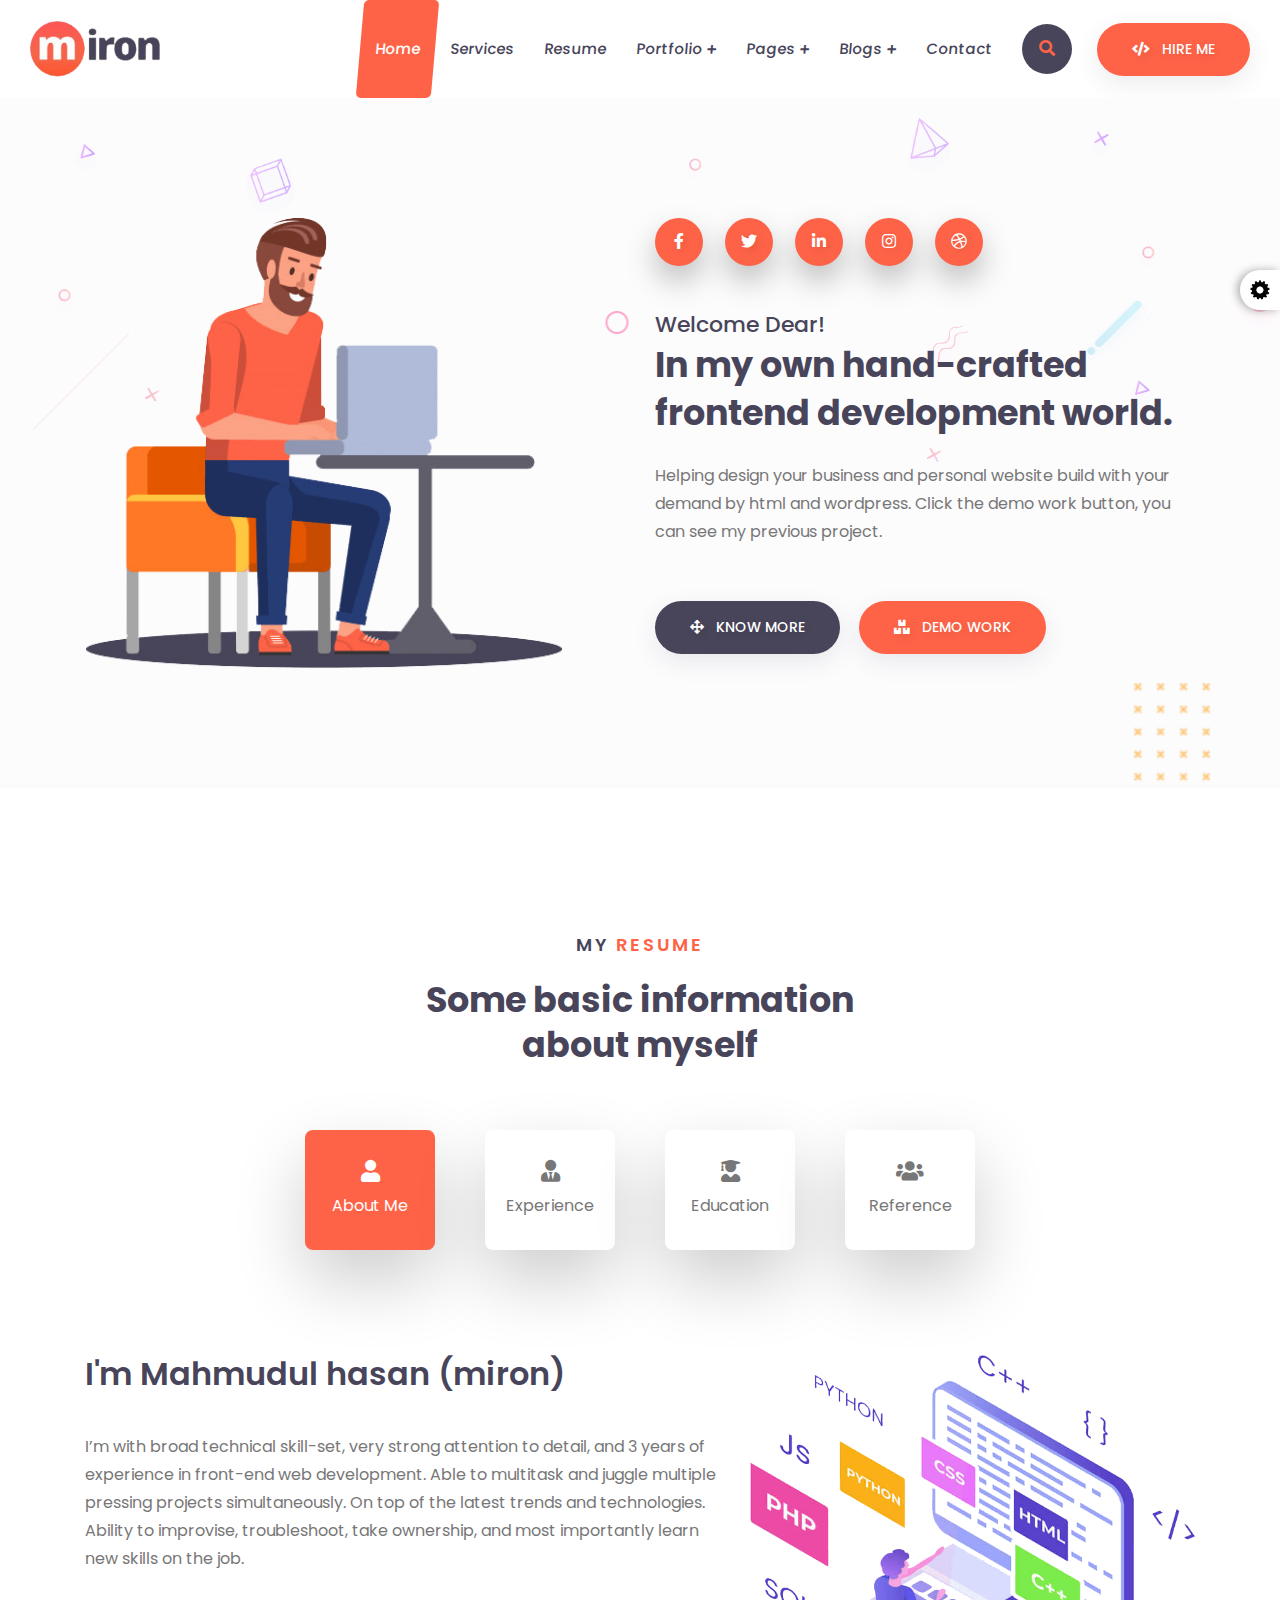
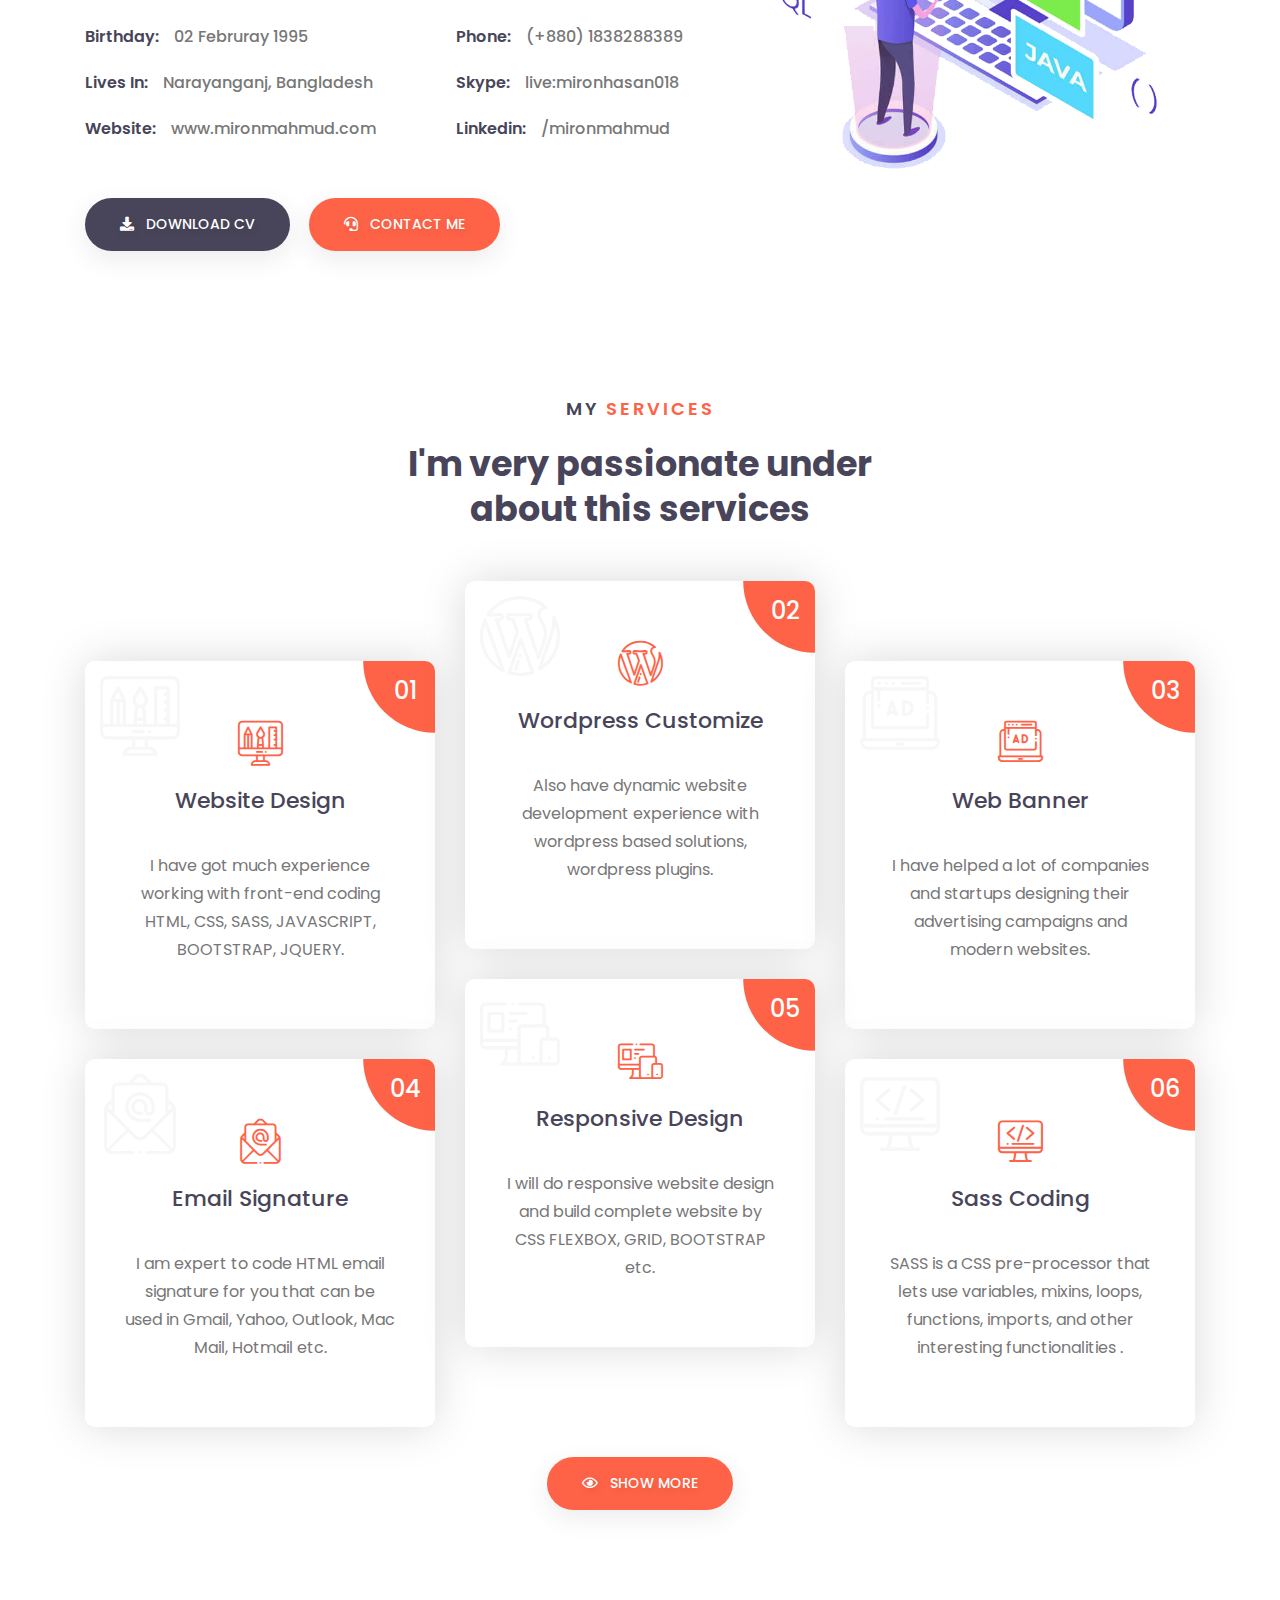
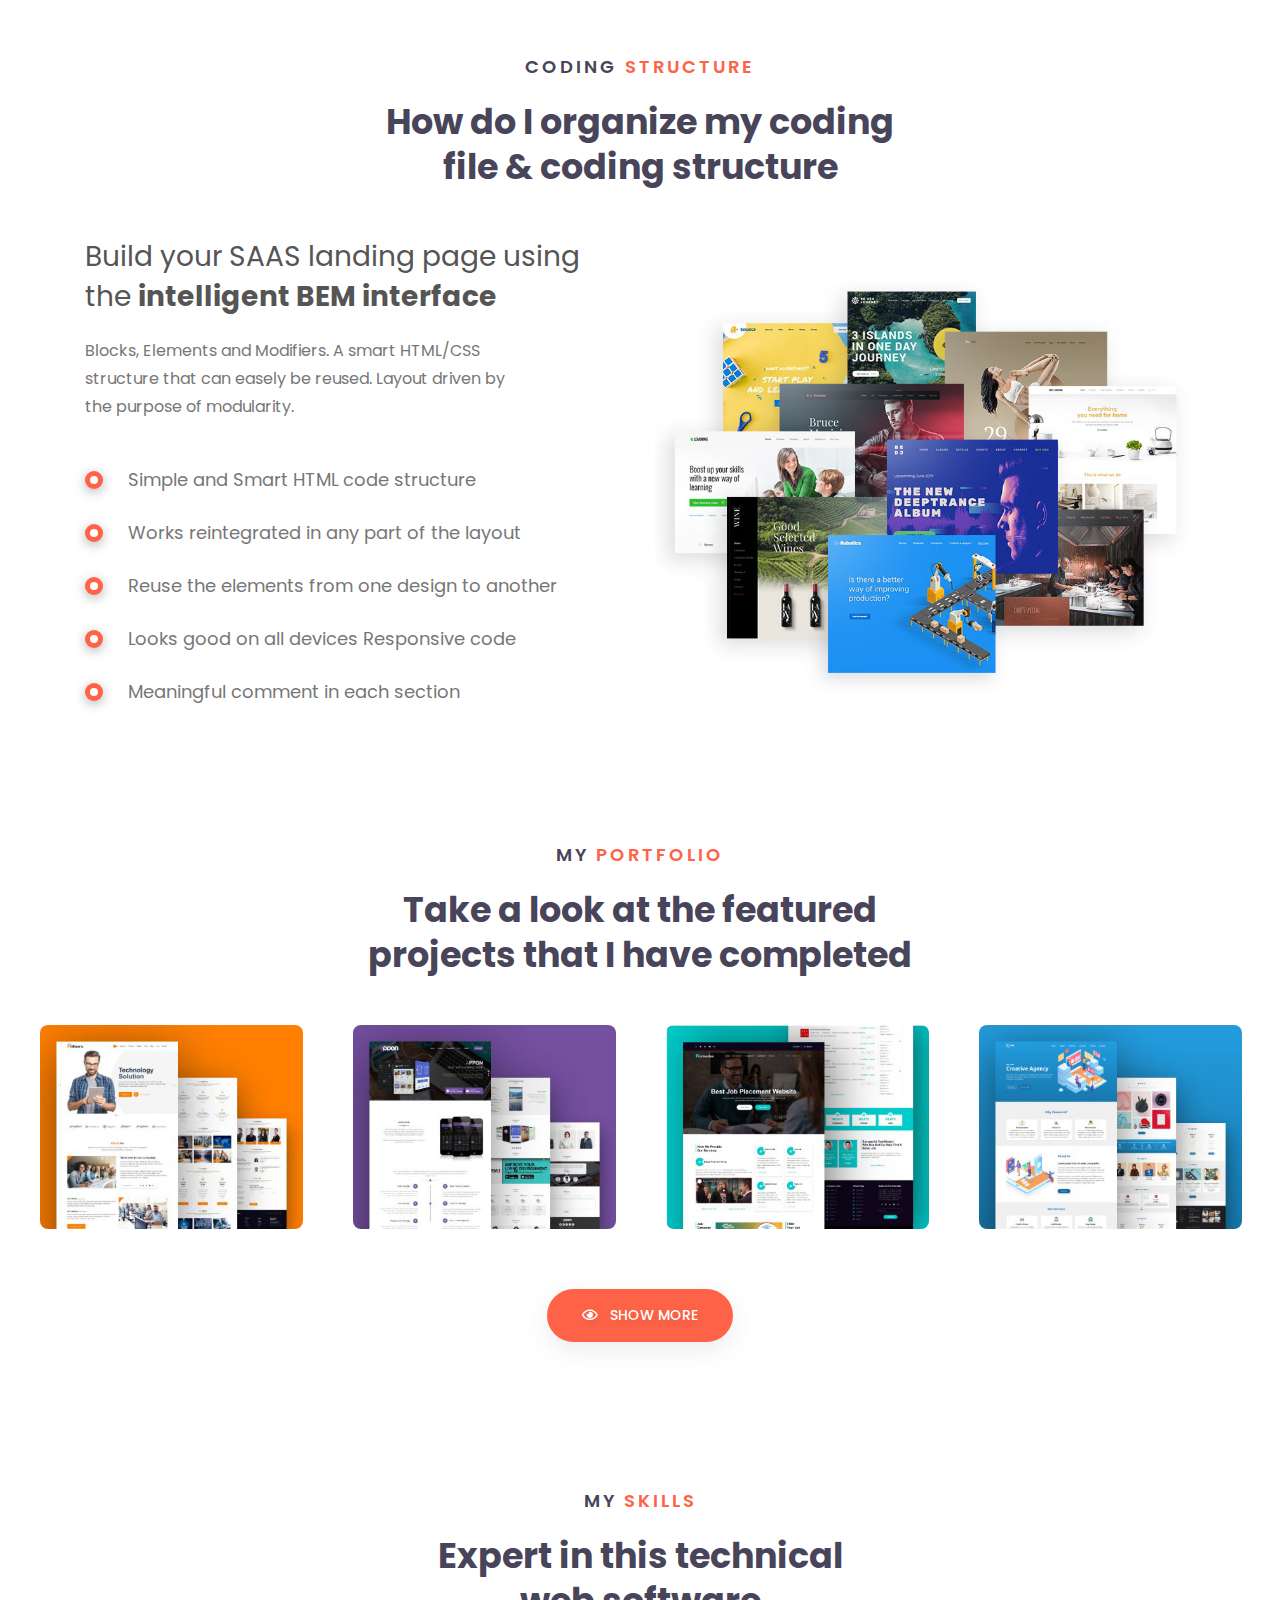
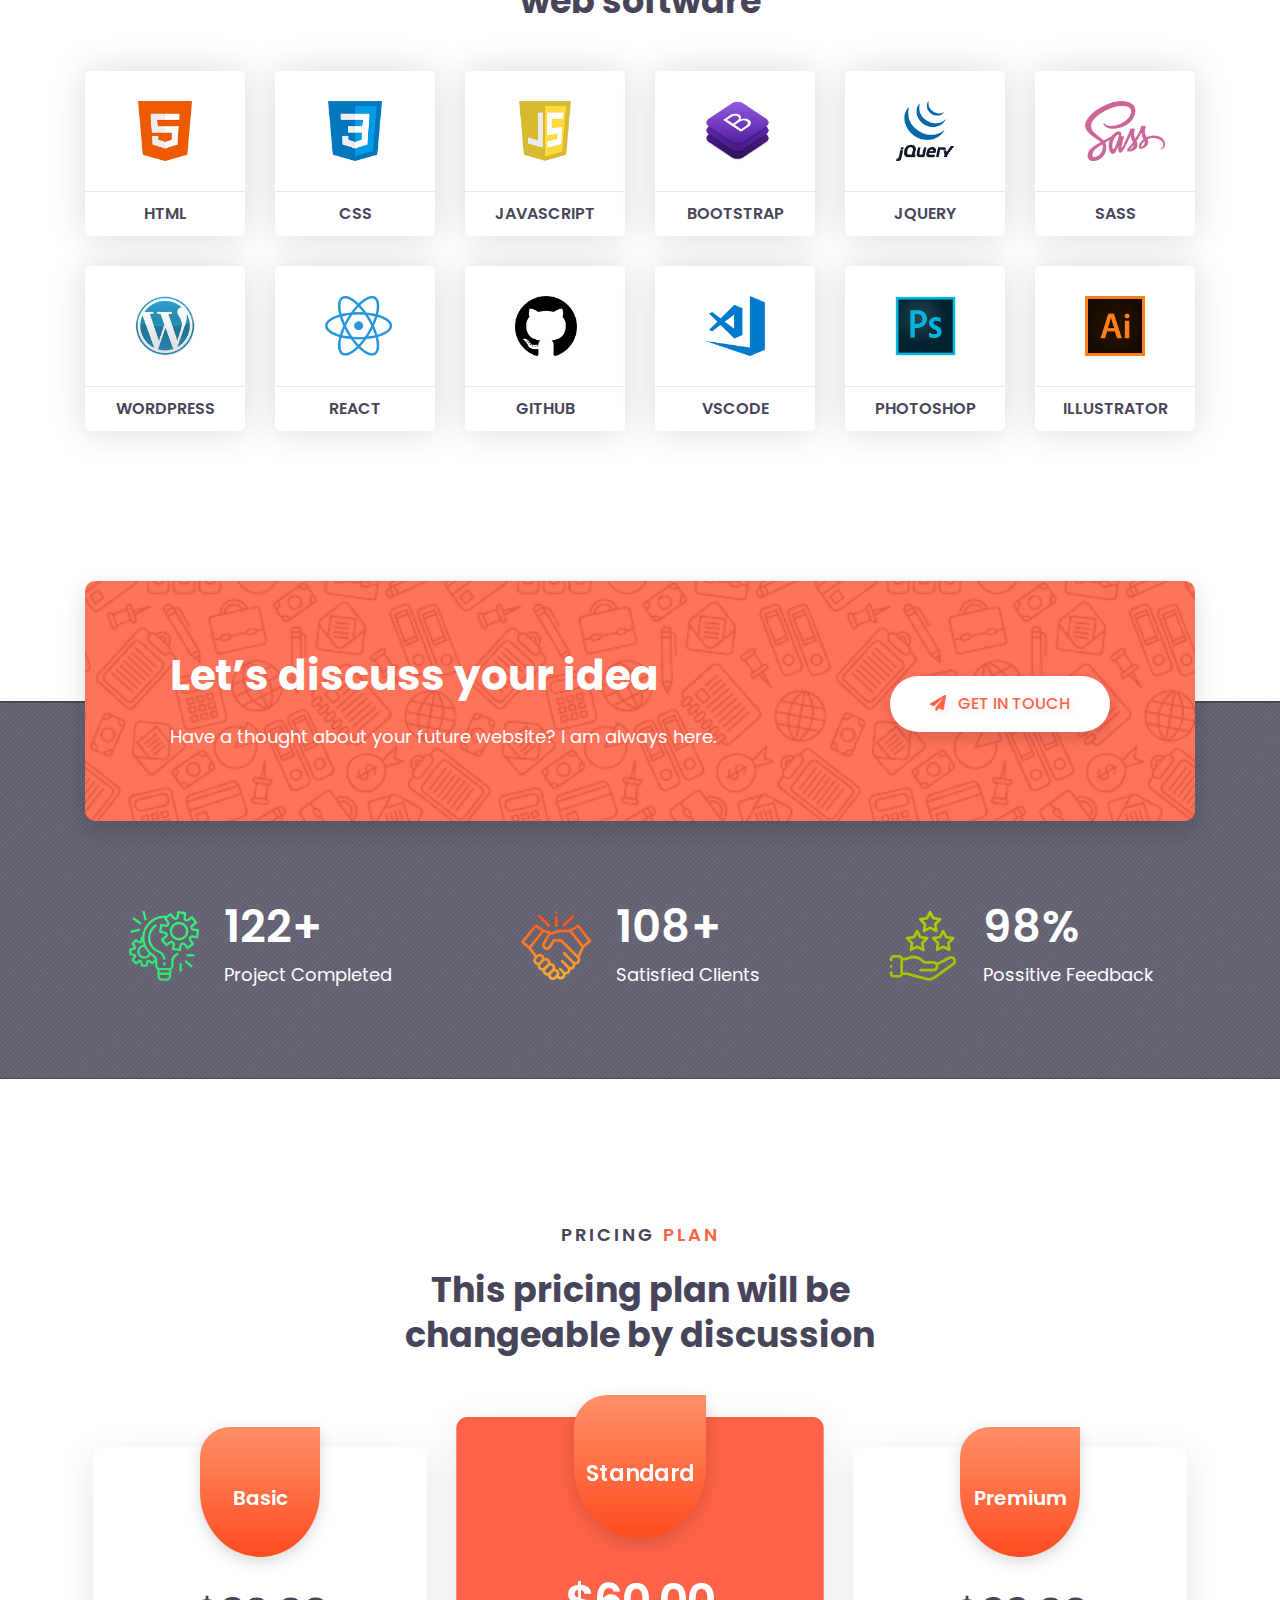
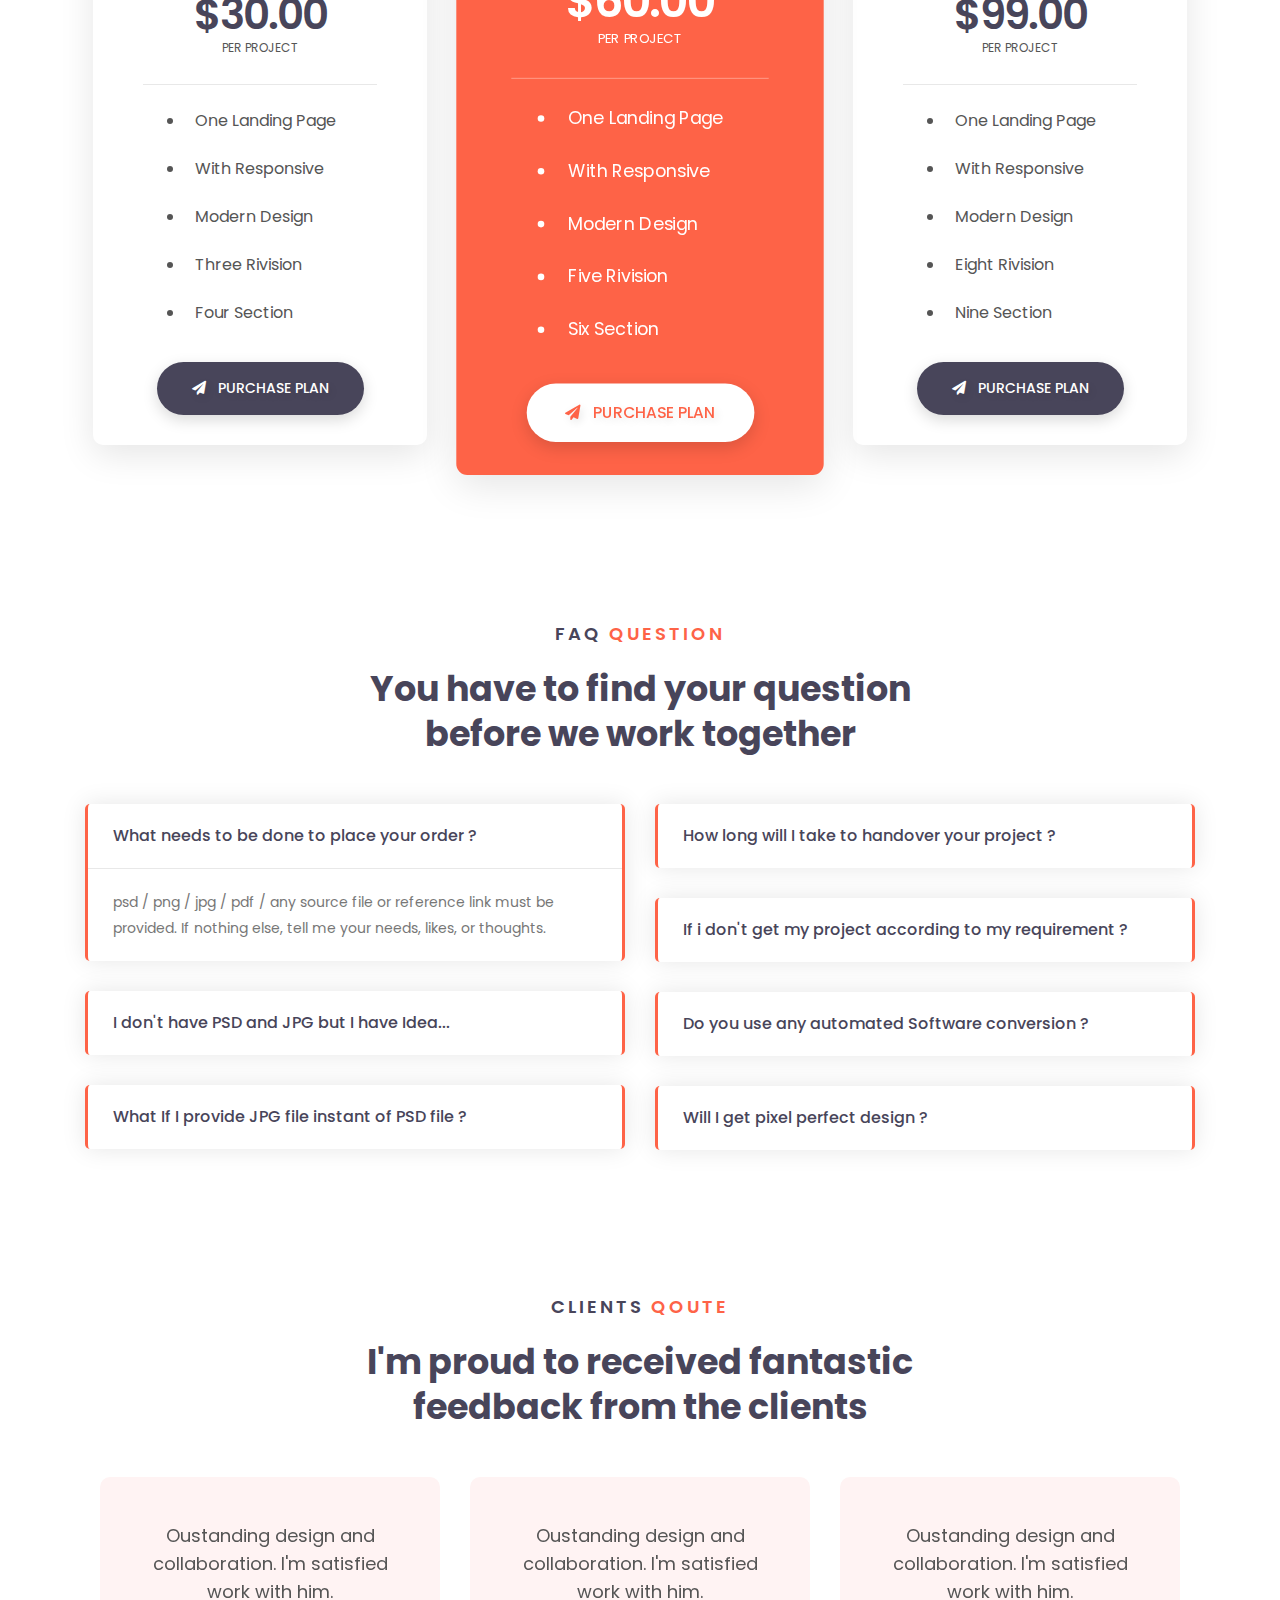
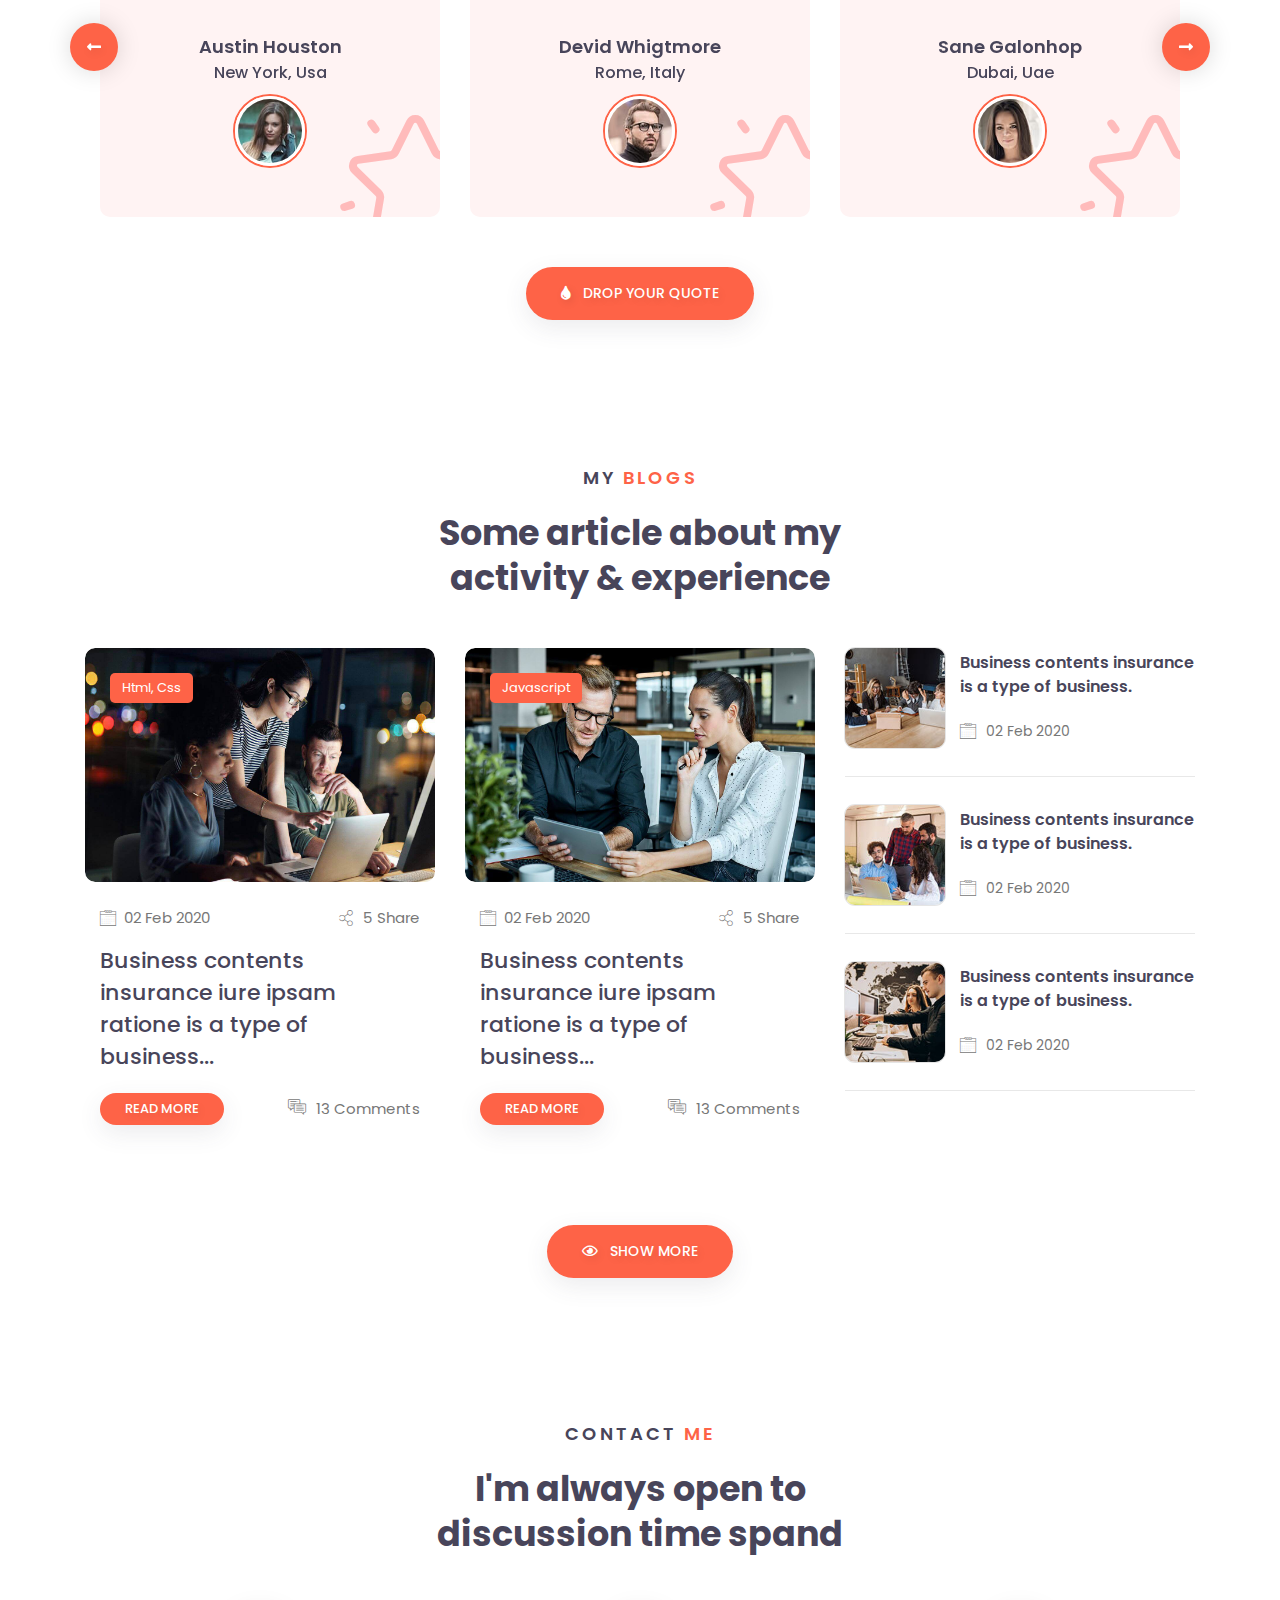
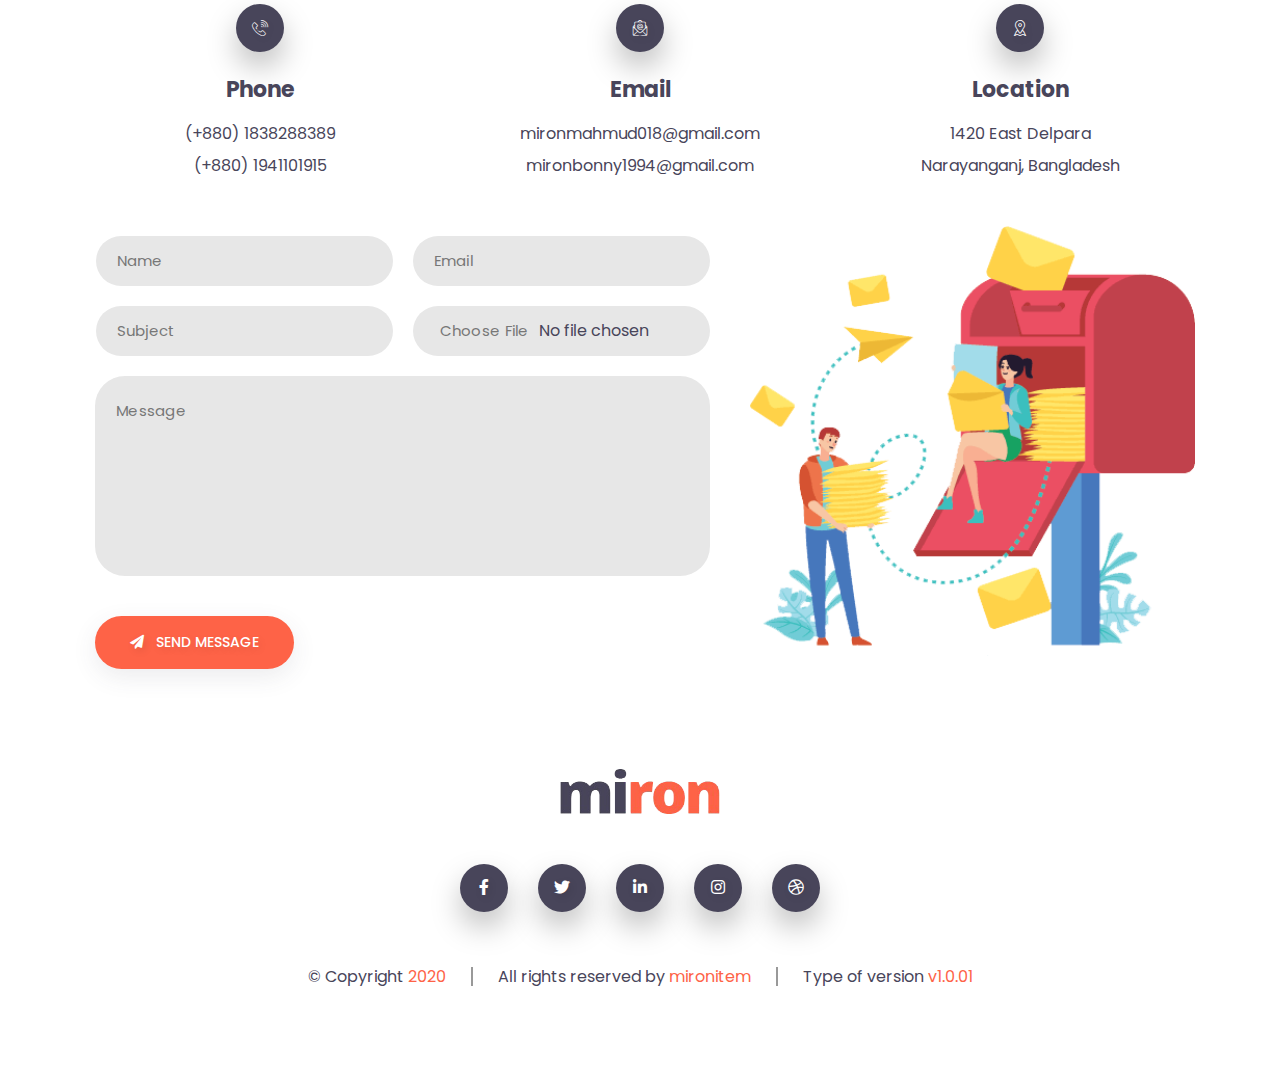
<file: index.html>
<!DOCTYPE html>
<html lang="en">
    <head>
        <meta charset="UTF-8">
        <meta name="viewport" content="width=device-width, initial-scale=1, shrink-to-fit=no">
        <title>Miron - Home</title>
        <!--=====================================
                    CSS LINK PART START
        =======================================-->
        <!-- FOR PAGE ICON -->
        <link rel="icon" href="assets/images/logo-icon.png">

        <!-- FOR FONT ICON -->
        <link rel="stylesheet" href="https://cdnjs.cloudflare.com/ajax/libs/font-awesome/5.14.0/css/all.min.css">
        <link rel="stylesheet" href="assets/icon/flaticon/index/flaticon.css">

        <!-- FOR SLICK SLIDER -->
        <link rel="stylesheet" href="assets/source/css/slick.css">

        <!-- FOR BOOTSTRAP -->
        <link rel="stylesheet" href="assets/source/css/bootstrap.min.css">

        <!-- FOR STYLE -->
        <link rel="stylesheet" href="assets/source/sass/light-theme.css" id="theme-link">
        <!--=====================================
                    CSS LINK PART END
        =======================================-->
    </head>
    <body>
        <!--=====================================
                    GEAR BUTTON PART START
        =======================================-->
        <a class="gear-btn" href="#">
            <img src="assets/images/gear.gif" alt="gear">
        </a>
        <!--=====================================
                    GEAR BUTTON PART END
        =======================================-->


        <!--=====================================
                BACK2TOP BUTTON PART START
        =======================================-->
        <a class="back2top-btn" href="#">
            <i class="fas fa-long-arrow-alt-up"></i>
        </a>
        <!--=====================================
                BACK2TOP BUTTON PART END
        =======================================-->


        <!--=====================================
                    NAVBAR PART START
        =======================================-->
        <nav class="navbar-part">
            <div class="container">
                <div class="navbar-content">
                    <a class="navbar-logo" href="index.html"><img src="assets/images/logo.png" alt="logo"></a>
                    <button class="navbar-toggle" type="button"><i class="fas fa-bars"></i></button>
                    <div class="navbar-slide">
                        <a class="navbar-cross" href="#"><i class="fas fa-times"></i></a>
                        <ul class="navbar-list">
                            <li class="navbar-item"><a class="navbar-link" href="index.html">Home</a></li>
                            <li class="navbar-item"><a class="navbar-link" href="service.html">services</a></li>
                            <li class="navbar-item"><a class="navbar-link" href="resume.html">resume</a></li>
                            <li class="navbar-dropdown">
                                <a class="navbar-link dropdown-indicator" href="#">
                                    <span>portfolio</span>
                                    <i class="fas fa-plus"></i>
                                </a>
                                <ul class="dropdown-list">
                                    <li><a class="dropdown-link" href="portfolio-grid.html">Portfolio Grid</a></li>
                                    <li><a class="dropdown-link" href="portfolio-details.html">Portfolio Details</a></li>
                                </ul>
                            </li>
                            <li class="navbar-item navbar-dropdown">
                                <a class="navbar-link dropdown-indicator" href="#">
                                    <span>pages</span>
                                    <i class="fas fa-plus"></i>
                                </a>
                                <ul class="dropdown-list">
                                    <li><a class="dropdown-link" href="#">tutorial</a></li>
                                    <li><a class="dropdown-link" href="#">source code</a></li>
                                    <li><a class="dropdown-link" href="#">payment system</a></li>
                                </ul>
                            </li>
                            <li class="navbar-item navbar-dropdown">
                                <a class="navbar-link dropdown-indicator" href="#">
                                    <span>blogs</span>
                                    <i class="fas fa-plus"></i>
                                </a>
                                <ul class="dropdown-list">
                                    <li><a class="dropdown-link" href="blog-grid.html">Blog grid</a></li>
                                    <li><a class="dropdown-link" href="blog-details.html">blog details</a></li>
                                    <li><a class="dropdown-link" href="blog-grid-leftbar.html">blog grid leftbar</a></li>
                                    <li><a class="dropdown-link" href="blog-grid-rightbar.html">blog grid rightbar</a></li>
                                    <li><a class="dropdown-link" href="blog-details-leftbar.html">blog details leftbar</a></li>
                                    <li><a class="dropdown-link" href="blog-details-rightbar.html">blog details rightbar</a></li>
                                </ul>
                            </li>
                            <li class="navbar-item"><a class="navbar-link" href="contact.html">contact</a></li>
                        </ul>
                        <form class="navbar-src">
                            <input type="text" placeholder="Search for quick...">
                            <a href="#"><i class="fas fa-search"></i></a>
                        </form>
                        <div class="navbar-btn">
                            <a class="btn btn-inline" href="#">
                                <i class="fas fa-code"></i>
                                <span>hire me</span>
                            </a>
                        </div>
                    </div>
                </div>
            </div>
        </nav>
        <!--=====================================
                    NAVBAR PART END
        =======================================-->


        <!--=====================================
                    BANNER PART START
        =======================================-->
        <section class="banner-part">
            <div class="banner-bg">
                <div class="container">
                    <img class="circle-shape" src="assets/images/circle-shape.png" alt="circle-shape">
                    <img class="star-shape" src="assets/images/star-shape.png" alt="star-shape">
                    <div class="row">
                        <div class="col-lg-6 col-md-6">
                            <div class="banner-img">
                                <img src="assets/images/banner-pic.png" alt="banner-pic">
                            </div>
                        </div>
                        <div class="col-lg-6 col-md-6">
                            <div class="banner-content">
                                <ul class="banner-icon">
                                    <li><a class="icon icon-inline" target="_blank" href="https://facebook.com/mironcoder/"><i class="fab fa-facebook-f"></i></a></li>
                                    <li><a class="icon icon-inline" target="_blank" href="https://twitter.com/mironcoder/"><i class="fab fa-twitter"></i></a></li>
                                    <li><a class="icon icon-inline" target="_blank" href="https://linkedin.com/in/mironcoder/"><i class="fab fa-linkedin-in"></i></a></li>
                                    <li><a class="icon icon-inline" target="_blank" href="https://instagram.com/mironcoder"><i class="fab fa-instagram"></i></a></li>
                                    <li><a class="icon icon-inline" target="_blank" href="https://dribbble.com/mironcoder/"><i class="fab fa-dribbble"></i></a></li>
                                </ul>
                                <div class="banner-text">
                                    <span>Welcome dear!</span>
                                    <h1>In my own hand-crafted frontend development world.</h1>
                                    <p>Helping design your business and personal website build with your demand by html and
                                        wordpress. Click the demo work button, you can see my previous project.</p>
                                </div>
                                <div class="banner-btn duel-btn">
                                    <a class="btn btn-inline" href="#">
                                        <i class="fas fa-arrows-alt"></i>
                                        <span>know more</span>
                                    </a>
                                    <a class="btn btn-inline" href="portfolio.html">
                                        <i class="fas fa-boxes"></i>
                                        <span>demo work</span>
                                    </a>
                                </div>
                            </div>
                        </div>
                    </div>
                </div>
            </div>
        </section>
        <!--=====================================
                    BANNER PART END
        =======================================-->


        <!--=====================================
                    RESUME PART START
        =======================================-->
        <section class="resume-part">
            <div class="container">
                <div class="row">
                    <div class="col-lg-12">
                        <div class="section-heading resume-heading">
                            <p>my <span>resume</span></p>
                            <h2>Some basic information about myself</h2>
                        </div>
                    </div>
                </div>
                <div class="row">
                    <div class="col-lg-12">
                        <ul class="resume-cate-btn">
                            <li>
                                <button class="cate-btn active" onclick="filter('about-part')">
                                    <i class="fas fa-user"></i>
                                    <span>about me</span>
                                </button>
                            </li>
                            <li>
                                <button class="cate-btn" onclick="filter('exper-part')">
                                    <i class="fas fa-user-tie"></i>
                                    <span>experience</span>
                                </button>
                            </li>
                            <li>
                                <button class="cate-btn" onclick="filter('edu-part')">
                                    <i class="fas fa-user-graduate"></i>
                                    <span>education</span>
                                </button>
                            </li>
                            <li>
                                <button class="cate-btn" onclick="filter('refer-part')">
                                    <i class="fas fa-users"></i>
                                    <span>reference</span>
                                </button>
                            </li>
                        </ul>
                    </div>
                </div>
            </div>
        </section>
        <!--=====================================
                    RESUME PART END
        =======================================-->


        <!--=====================================
                    ABOUT PART START
        =======================================-->
        <section class="about-part cate-active">
            <div class="container">
                <div class="row">
                    <div class="col-lg-7">
                        <div class="about-summery">
                            <h3>I'm Mahmudul hasan (miron)</h3>
                            <p>I’m with broad technical skill-set, very strong attention to detail, and 3 years of experience in front-end web development. Able to multitask and juggle multiple pressing projects simultaneously. On top of the latest trends and technologies. Ability to improvise, troubleshoot, take ownership, and most importantly learn new skills on the job.</p>
                        </div>
                        <div class="about-list">
                            <ul>
                                <li>
                                    <h6>Birthday:</h6>
                                    <p>02 Februray 1995</p>
                                </li>
                                <li>
                                    <h6>Lives in:</h6>
                                    <p>Narayanganj, Bangladesh</p>
                                </li>
                                <li>
                                    <h6>Website:</h6>
                                    <p>www.mironmahmud.com</p>
                                </li>
                            </ul>
                            <ul>
                                <li>
                                    <h6>Phone:</h6>
                                    <p>(+880) 1838288389</p>
                                </li>
                                <li>
                                    <h6>Skype:</h6>
                                    <p>live:mironhasan018</p>
                                </li>
                                <li>
                                    <h6>Linkedin:</h6>
                                    <p>/mironmahmud</p>
                                </li>
                            </ul>
                        </div>
                        <div class="about-btn duel-btn">
                            <a class="btn btn-inline" href="assets/images/miron-cv.pdf" download>
                                <i class="fas fa-download"></i>
                                <span>Download CV</span>
                            </a>
                            <a class="btn btn-inline" href="#">
                                <i class="fas fa-headset"></i>
                                <span>contact me</span>
                            </a>
                        </div>
                    </div>
                    <div class="col-lg-5">
                        <div class="about-img">
                            <img src="assets/images/about.png" alt="about">
                        </div>
                    </div>
                </div>
            </div>
        </section>
        <!--=====================================
                    ABOUT PART END
        =======================================-->


        <!--=====================================
                    EXPERIENCE PART START
        =======================================-->
        <section class="exper-part cate-active">
            <div class="container">
                <div class="row">
                    <div class="col-md-6 col-lg-6">
                        <div class="resume-card">
                            <span class="flaticon-medal"></span>
                            <h4>Feb 2016 - Dec 2017</h4>
                            <ul>
                                <li>
                                    <i class="flaticon-deadline"></i>
                                </li>
                                <li>
                                    <h5>Frontend Developer</h5>
                                    <h6>Creative-It Institute</h6>
                                </li>
                            </ul>
                        </div>
                    </div>
                    <div class="col-md-6 col-lg-6">
                        <div class="resume-card">
                            <span class="flaticon-medal"></span>
                            <h4>Feb 2017 - Dec 2018</h4>
                            <ul>
                                <li>
                                    <i class="flaticon-deadline"></i>
                                </li>
                                <li>
                                    <h5>Frontend Developer</h5>
                                    <h6>Ingenious-hub Team</h6>
                                </li>
                            </ul>
                        </div>
                    </div>
                    <div class="col-md-6 col-lg-6">
                        <div class="resume-card">
                            <span class="flaticon-medal"></span>
                            <h4>Feb 2018 - Dec 2019</h4>
                            <ul>
                                <li>
                                    <i class="flaticon-deadline"></i>
                                </li>
                                <li>
                                    <h5>Frontend Developer</h5>
                                    <h6>Icon-Infotech Limited</h6>
                                </li>
                            </ul>
                        </div>
                    </div>
                    <div class="col-md-6 col-lg-6">
                        <div class="resume-card">
                            <span class="flaticon-medal"></span>
                            <h4>Feb 2019 - Dec 2020</h4>
                            <ul>
                                <li>
                                    <i class="flaticon-deadline"></i>
                                </li>
                                <li>
                                    <h5>Frontend Developer</h5>
                                    <h6>Xpeedstudio</h6>
                                </li>
                            </ul>
                        </div>
                    </div>
                </div>
            </div>
        </section>
        <!--=====================================
                    EXPERIENCE PART END
        =======================================-->


        <!--=====================================
                    EDUCATION PART START
        =======================================-->
        <section class="edu-part cate-active">
            <div class="container">
                <div class="row">
                    <div class="col-md-6 col-lg-6">
                        <div class="resume-card">
                            <span class="flaticon-graduation-cap"></span>
                            <h4>apr 2017 - Running</h4>
                            <ul>
                                <li>
                                    <i class="flaticon-deadline"></i>
                                </li>
                                <li>
                                    <h5>B.S.S Honourse at Economics</h5>
                                    <h6>Government Tolaram college, Narayanganj</h6>
                                </li>
                            </ul>
                        </div>
                    </div>
                    <div class="col-md-6 col-lg-6">
                        <div class="resume-card">
                            <span class="flaticon-graduation-cap"></span>
                            <h4>jan 2015 - feb 2017</h4>
                            <ul>
                                <li>
                                    <i class="flaticon-deadline"></i>
                                </li>
                                <li>
                                    <h5>Alim / H.S.C - GPA : 4.57</h5>
                                    <h6>Government Madrasha-E Alia, Dhaka</h6>
                                </li>
                            </ul>
                        </div>
                    </div>
                    <div class="col-md-6 col-lg-6">
                        <div class="resume-card">
                            <span class="flaticon-graduation-cap"></span>
                            <h4>jan 2013 - dec 2015</h4>
                            <ul>
                                <li>
                                    <i class="flaticon-deadline"></i>
                                </li>
                                <li>
                                    <h5>Dakhil / S.S.C - GPA : 450</h5>
                                    <h6>Islami Mission Kamil Madrasha</h6>
                                </li>
                            </ul>
                        </div>
                    </div>
                    <div class="col-md-6 col-lg-6">
                        <div class="resume-card">
                            <span class="flaticon-graduation-cap"></span>
                            <h4>jan 2011 - dec 2013</h4>
                            <ul>
                                <li>
                                    <i class="flaticon-deadline"></i>
                                </li>
                                <li>
                                    <h5>J.D.C / J.S.C - GPA : 467</h5>
                                    <h6>Badarpur Senior Alim Madrasha</h6>
                                </li>
                            </ul>
                        </div>
                    </div>
                </div>
            </div>
        </section>
        <!--=====================================
                    EDUCATION PART END
        =======================================-->


        <!--=====================================
                    REFERENCE PART START
        =======================================-->
        <section class="refer-part cate-active">
            <div class="container">
                <div class="row">
                    <div class="col-lg-6">
                        <div class="refer-card">
                            <div class="refer-img">
                                <img src="assets/images/refer-1.jpg" alt="refer-1">
                            </div>
                            <div class="refer-content">
                                <h4>sujon saha</h4>
                                <p>Sr. Ux / Ui Designer <span>at Creative It Institute</span></p>
                                <ul class="refer-contact">
                                    <li><a class="icon icon-inline" href="#"><i class="fas fa-phone-alt"></i></a></li>
                                    <li><a class="icon icon-inline" href="#"><i class="fas fa-envelope"></i></a></li>
                                </ul>
                            </div>
                        </div>
                    </div>
                    <div class="col-lg-6">
                        <div class="refer-card">
                            <div class="refer-img">
                                <img src="assets/images/refer-2.jpg" alt="refer-2">
                            </div>
                            <div class="refer-content">
                                <h4>Hasan Prince</h4>
                                <p>Deputy Manager <span>at Icon Infotech LTD</span></p>
                                <ul class="refer-contact">
                                    <li><a class="icon icon-inline" href="#"><i class="fas fa-phone-alt"></i></a></li>
                                    <li><a class="icon icon-inline" href="#"><i class="fas fa-envelope"></i></a></li>
                                </ul>
                            </div>
                        </div>
                    </div>
                </div>
            </div>
        </section>
        <!--=====================================
                    REFERENCE PART END
        =======================================-->

        
        <!--=====================================
                    SERVICE PART START
        =======================================-->
        <section class="service-part">
            <div class="container">
                <div class="row">
                    <div class="col-lg-12">
                        <div class="section-heading service-heading">
                            <p>my <span>services</span></p>
                            <h2>I'm very passionate under about this services</h2>
                        </div>
                    </div>
                </div>
                <div class="row">
                    <div class="col-md-6 col-lg-4">
                        <div class="service-card">
                            <h3>01</h3>
                            <span class="flaticon-computer"></span>
                            <i class="flaticon-computer"></i>
                            <h4>website design</h4>
                            <p>I have got much experience working with front-end coding HTML, CSS, SASS, JAVASCRIPT, BOOTSTRAP, JQUERY.</p>
                        </div>
                    </div>
                    <div class="col-md-6 col-lg-4">
                        <div class="service-card service-ghape">
                            <h3>02</h3>
                            <span class="flaticon-wordpress"></span>
                            <i class="flaticon-wordpress"></i>
                            <h4>wordpress customize</h4>
                            <p>Also have dynamic website development experience with wordpress based solutions, wordpress plugins.</p>
                        </div>
                    </div>
                    <div class="col-md-6 col-lg-4">
                        <div class="service-card">
                            <h3>03</h3>
                            <span class="flaticon-online-ads"></span>
                            <i class="flaticon-online-ads"></i>
                            <h4>web banner</h4>
                            <p>I have helped a lot of companies and startups designing their advertising campaigns and modern websites.</p>
                        </div>
                    </div>
                    <div class="col-md-6 col-lg-4">
                        <div class="service-card">
                            <h3>04</h3>
                            <span class="flaticon-mail"></span>
                            <i class="flaticon-mail"></i>
                            <h4>email signature</h4>
                            <p>I am expert to code HTML email signature for you that can be used in Gmail, Yahoo, Outlook, Mac Mail, Hotmail etc.</p>
                        </div>
                    </div>
                    <div class="col-md-6 col-lg-4">
                        <div class="service-card service-ghape">
                            <h3>05</h3>
                            <span class="flaticon-responsive-design"></span>
                            <i class="flaticon-responsive-design"></i>
                            <h4>responsive design</h4>
                            <p>I will do responsive website design and build complete website by CSS FLEXBOX, GRID, BOOTSTRAP etc.</p>
                        </div>
                    </div>
                    <div class="col-md-6 col-lg-4">
                        <div class="service-card">
                            <h3>06</h3>
                            <span class="flaticon-tools-and-utensils"></span>
                            <i class="flaticon-tools-and-utensils"></i>
                            <h4>sass coding</h4>
                            <p>SASS is a CSS pre-processor that lets use variables, mixins, loops, functions, imports, and other interesting functionalities .</p>
                        </div>
                    </div>
                </div>
                <div class="row">
                    <div class="col-lg-12">
                        <div class="service-btn">
                            <a class="btn btn-inline" href="#">
                                <i class="far fa-eye"></i>
                                <span>show more</span>
                            </a>
                        </div>
                    </div>
                </div>
            </div>
        </section>
        <!--=====================================
                    SERVICE PART END
        =======================================-->


        <!--=====================================
                    CODING PART START
        =======================================-->
        <section class="coding-part">
            <div class="container">
                <div class="row">
                    <div class="col-lg-12">
                        <div class="section-heading coding-heading">
                            <p>coding <span>structure</span></p>
                            <h2>How do I organize my coding file &amp; coding structure</h2>
                        </div>
                    </div>
                </div>
                <div class="row">
                    <div class="col-lg-6">
                        <div class="coding-content">
                            <h3>Build your SAAS landing page using the <span>intelligent BEM interface</span></h3>
                            <p>Blocks, Elements and Modifiers. A smart HTML/CSS structure that can easely be reused. Layout driven by the purpose of modularity.</p>
                        </div>
                        <ul class="coding-list">
                            <li>
                                <span class="coding-round"></span>
                                <p>Simple and Smart HTML code structure</p>
                            </li>
                            <li>
                                <span class="coding-round"></span>
                                <p>Works reintegrated in any part of the layout</p>
                            </li>
                            <li>
                                <span class="coding-round"></span>
                                <p>Reuse the elements from one design to another</p>
                            </li>
                            <li>
                                <span class="coding-round"></span>
                                <p>Looks good on all devices Responsive code</p>
                            </li>
                            <li>
                                <span class="coding-round"></span>
                                <p>Meaningful comment in each section</p>
                            </li>
                        </ul>
                    </div>
                    <div class="col-lg-6">
                        <div class="coding-img">
                            <img src="assets/images/coding.jpg" alt="coding">
                        </div>
                    </div>
                </div>
            </div>
        </section>
        <!--=====================================
                    CODING PART END
        =======================================-->


        <!--=====================================
                    PORTFOLIO PART START
        =======================================-->
        <section class="port-part">
            <div class="container">
                <div class="row">
                    <div class="col-lg-12">
                        <div class="section-heading port-heading">
                            <p>my <span>portfolio</span></p>
                            <h2>Take a look at the featured projects that I have completed</h2>
                        </div>
                    </div>
                </div>
                <div class="row">
                    <div class="col-lg-12">
                        <div class="port-slider">
                            <div class="port-card">
                                <div class="port-img">
                                    <img src="assets/images/port-1.jpg" alt="port-1">
                                </div>
                                <div class="port-oly">
                                    <div class="port-btn">
                                        <a class="btn btn-inline" href="#">live preview</a>
                                        <a class="btn btn-inline" href="#">view details</a>
                                    </div>
                                </div>
                            </div>
                            <div class="port-card">
                                <div class="port-img">
                                    <img src="assets/images/port-2.jpg" alt="port-2">
                                </div>
                                <div class="port-oly">
                                    <div class="port-btn">
                                        <a class="btn btn-inline" href="#">live preview</a>
                                        <a class="btn btn-inline" href="#">view details</a>
                                    </div>
                                </div>
                            </div>
                            <div class="port-card">
                                <div class="port-img">
                                    <img src="assets/images/port-3.jpg" alt="port-3">
                                </div>
                                <div class="port-oly">
                                    <div class="port-btn">
                                        <a class="btn btn-inline" href="#">live preview</a>
                                        <a class="btn btn-inline" href="#">view details</a>
                                    </div>
                                </div>
                            </div>
                            <div class="port-card">
                                <div class="port-img">
                                    <img src="assets/images/port-4.jpg" alt="port-4">
                                </div>
                                <div class="port-oly">
                                    <div class="port-btn">
                                        <a class="btn btn-inline" href="#">live preview</a>
                                        <a class="btn btn-inline" href="#">view details</a>
                                    </div>
                                </div>
                            </div>
                            <div class="port-card">
                                <div class="port-img">
                                    <img src="assets/images/port-5.jpg" alt="port-5">
                                </div>
                                <div class="port-oly">
                                    <div class="port-btn">
                                        <a class="btn btn-inline" href="#">live preview</a>
                                        <a class="btn btn-inline" href="#">view details</a>
                                    </div>
                                </div>
                            </div>
                        </div>
                    </div>
                </div>
                <div class="row">
                    <div class="col-lg-12">
                        <div class="port-show-btn">
                            <a class="btn btn-inline" href="#">
                                <i class="far fa-eye"></i>
                                <span>show more</span>
                            </a>
                        </div>
                    </div>
                </div>
            </div>
        </section>
        <!--=====================================
                    PORTFOLIO PART END
        =======================================-->


        <!--=====================================
                    SKILLS PART START
        =======================================-->
        <section class="skills-part">
            <div class="container">
                <div class="row">
                    <div class="col-lg-12">
                        <div class="section-heading skills-heading">
                            <p>my <span>skills</span></p>
                            <h2>Expert in this technical web software</h2>
                        </div>
                    </div>
                </div>
                <div class="row skills-parent">
                    <div class="col-6 col-sm-4 col-lg-2">
                        <div class="skills-card">
                            <div class="skills-img">
                                <img src="assets/images/html.png" alt="html">
                            </div>
                            <div class="skills-name">
                                <p>html</p>
                            </div>
                        </div>
                    </div>
                    <div class="col-6 col-sm-4 col-lg-2">
                        <div class="skills-card">
                            <div class="skills-img">
                                <img src="assets/images/css.png" alt="css">
                            </div>
                            <div class="skills-name">
                                <p>css</p>
                            </div>
                        </div>
                    </div>
                    <div class="col-6 col-sm-4 col-lg-2">
                        <div class="skills-card">
                            <div class="skills-img">
                                <img src="assets/images/javascript.png" alt="javascript">
                            </div>
                            <div class="skills-name">
                                <p>javascript</p>
                            </div>
                        </div>
                    </div>
                    <div class="col-6 col-sm-4 col-lg-2">
                        <div class="skills-card">
                            <div class="skills-img">
                                <img src="assets/images/bootstrap.png" alt="bootstrap">
                            </div>
                            <div class="skills-name">
                                <p>bootstrap</p>
                            </div>
                        </div>
                    </div>
                    <div class="col-6 col-sm-4 col-lg-2">
                        <div class="skills-card">
                            <div class="skills-img">
                                <img src="assets/images/jquery.png" alt="jquery">
                            </div>
                            <div class="skills-name">
                                <p>jquery</p>
                            </div>
                        </div>
                    </div>
                    <div class="col-6 col-sm-4 col-lg-2">
                        <div class="skills-card">
                            <div class="skills-img">
                                <img src="assets/images/sass.png" alt="sass">
                            </div>
                            <div class="skills-name">
                                <p>sass</p>
                            </div>
                        </div>
                    </div>
                    <div class="col-6 col-sm-4 col-lg-2">
                        <div class="skills-card">
                            <div class="skills-img">
                                <img src="assets/images/wordpress.png" alt="wordpress">
                            </div>
                            <div class="skills-name">
                                <p>wordpress</p>
                            </div>
                        </div>
                    </div>
                    <div class="col-6 col-sm-4 col-lg-2">
                        <div class="skills-card">
                            <div class="skills-img">
                                <img src="assets/images/react.png" alt="react">
                            </div>
                            <div class="skills-name">
                                <p>react</p>
                            </div>
                        </div>
                    </div>
                    <div class="col-6 col-sm-4 col-lg-2">
                        <div class="skills-card">
                            <div class="skills-img">
                                <img src="assets/images/github.png" alt="github">
                            </div>
                            <div class="skills-name">
                                <p>github</p>
                            </div>
                        </div>
                    </div>
                    <div class="col-6 col-sm-4 col-lg-2">
                        <div class="skills-card">
                            <div class="skills-img">
                                <img src="assets/images/vscode.png" alt="vscode">
                            </div>
                            <div class="skills-name">
                                <p>vscode</p>
                            </div>
                        </div>
                    </div>
                    <div class="col-6 col-sm-4 col-lg-2">
                        <div class="skills-card">
                            <div class="skills-img">
                                <img src="assets/images/photoshop.png" alt="photoshop">
                            </div>
                            <div class="skills-name">
                                <p>photoshop</p>
                            </div>
                        </div>
                    </div>
                    <div class="col-6 col-sm-4 col-lg-2">
                        <div class="skills-card">
                            <div class="skills-img">
                                <img src="assets/images/illustrator.png" alt="illustrator">
                            </div>
                            <div class="skills-name">
                                <p>illustrator</p>
                            </div>
                        </div>
                    </div>
                </div>
            </div>
        </section>
        <!--=====================================
                    SKILLS PART END
        =======================================-->


        <!--=====================================
                    DISCUSS PART START
        =======================================-->
        <section class="discuss-part">
            <div class="container">
                <div class="discuss-oly">
                    <div class="row discuss-bg">
                        <div class="col-md-7 col-lg-8">
                            <div class="discuss-content">
                                <h3>Let’s discuss your idea</h3>
                                <p>Have a thought about your future website? I am always here.</p>
                            </div>
                        </div>
                        <div class="col-md-5 col-lg-4">
                            <div class="discuss-btn">
                                <a class="btn btn-inline" href="#">
                                    <i class="fas fa-paper-plane"></i>
                                    <span>Get in Touch</span>
                                </a>
                            </div>
                        </div>
                    </div>
                </div>
            </div>
        </section>
        <!--=====================================
                    DISCUSS PART END
        =======================================-->


        <!--=====================================
                    COUNTER PART START
        =======================================-->
        <section class="counter-part">
            <div class="counter-bg">
                <div class="container">
                    <div class="row">
                        <div class="col-md-4 col-lg-4">
                            <div class="counter-card count-1">
                                <i class="flaticon-project-management"></i>
                                <div class="counter-info">
                                    <h3><span class="counter-number">122</span>+</h3>
                                    <p>Project completed</p>
                                </div>
                            </div>
                        </div>
                        <div class="col-md-4 col-lg-4">
                            <div class="counter-card count-2">
                                <i class="flaticon-handshake"></i>
                                <div class="counter-info">
                                    <h3><span class="counter-number">108</span>+</h3>
                                    <p>Satisfied Clients</p>
                                </div>
                            </div>
                        </div>
                        <div class="col-md-4 col-lg-4">
                            <div class="counter-card count-3">
                                <i class="flaticon-rating"></i>
                                <div class="counter-info">
                                    <h3><span class="counter-number">98</span>%</h3>
                                    <p>Possitive Feedback</p>
                                </div>
                            </div>
                        </div>
                    </div>
                </div>
            </div>
        </section>
        <!--=====================================
                    COUNTER PART END
        =======================================-->


        <!--=====================================
                    PRICING PART START
        =======================================-->
        <section class="pricing-part">
            <div class="container">
                <div class="row">
                    <div class="col-lg-12">
                        <div class="section-heading pricing-heading">
                            <p>pricing <span>plan</span></p>
                            <h2>This pricing plan will be changeable by discussion</h2>
                        </div>
                    </div>
                </div>
                <div class="row">
                    <div class="col-md-4 col-lg-4">
                        <div class="pricing-card">
                            <div class="pricing-money">
                                <h3>basic</h3>
                                <h4>$30.00</h4>
                                <p>per project</p>
                            </div>
                            <ul class="pricing-list">
                                <li>One landing page</li>
                                <li>With responsive</li>
                                <li>modern design</li>
                                <li>Three rivision</li>
                                <li>four section</li>
                            </ul>
                            <div class="pricing-btn">
                                <a class="btn btn-inline" href="#">
                                    <i class="fas fa-paper-plane"></i>
                                    <span>Purchase plan</span>
                                </a>
                            </div>
                        </div>
                    </div>
                    <div class="col-md-4 col-lg-4">
                        <div class="pricing-card pricing-recom">
                            <div class="pricing-money">
                                <h3>standard</h3>
                                <h4>$60.00</h4>
                                <p>per project</p>
                            </div>
                            <ul class="pricing-list">
                                <li>One landing page</li>
                                <li>With responsive</li>
                                <li>modern design</li>
                                <li>five rivision</li>
                                <li>six section</li>
                            </ul>
                            <div class="pricing-btn">
                                <a class="btn btn-inline" href="#">
                                    <i class="fas fa-paper-plane"></i>
                                    <span>Purchase plan</span>
                                </a>
                            </div>
                        </div>
                    </div>
                    <div class="col-md-4 col-lg-4">
                        <div class="pricing-card">
                            <div class="pricing-money">
                                <h3>premium</h3>
                                <h4>$99.00</h4>
                                <p>per project</p>
                            </div>
                            <ul class="pricing-list">
                                <li>One landing page</li>
                                <li>With responsive</li>
                                <li>modern design</li>
                                <li>eight rivision</li>
                                <li>nine section</li>
                            </ul>
                            <div class="pricing-btn">
                                <a class="btn btn-inline" href="#">
                                    <i class="fas fa-paper-plane"></i>
                                    <span>Purchase plan</span>
                                </a>
                            </div>
                        </div>
                    </div>
                </div>
            </div>
        </section>
        <!--=====================================
                    PRICING PART END
        =======================================-->


        <!--=====================================
                    FAQ PART START
        =======================================-->
        <section class="faq-part">
            <div class="container">
                <div class="row">
                    <div class="col-lg-12">
                        <div class="section-heading faq-heading">
                            <p>faq <span>question</span></p>
                            <h2>You have to find your question before we work together</h2>
                        </div>
                    </div>
                </div>
                <div class="row">
                    <div class="col-md-6 col-lg-6">
                        <div class="faq-parent">
                            <div class="faq-child">
                                <div class="faq-que">
                                    <button>What needs to be done to place your order ?</button>
                                </div>
                                <div class="faq-ans">
                                    <p>psd / png / jpg / pdf / any source file or reference link must be provided. If
                                        nothing else, tell me your needs, likes, or thoughts.</p>
                                </div>
                            </div>
                            <div class="faq-child">
                                <div class="faq-que">
                                    <button>I don't have PSD and JPG but I have Idea...</button>
                                </div>
                                <div class="faq-ans">
                                    <p>No problem, you will give me your idea and requirements of your website, in this case
                                        i'll help you to generate idea.</p>
                                </div>
                            </div>
                            <div class="faq-child">
                                <div class="faq-que">
                                    <button>What If I provide JPG file instant of PSD file ?</button>
                                </div>
                                <div class="faq-ans">
                                    <p>In this case the photos will be used in the website will not have good quality. But I
                                        can provide you with similar photos with limited cost.</p>
                                </div>
                            </div>
                        </div>
                    </div>
                    <div class="col-md-6 col-lg-6">
                        <div class="faq-parent">
                            <div class="faq-child">
                                <div class="faq-que">
                                    <button>How long will I take to handover your project ?</button>
                                </div>
                                <div class="faq-ans">
                                    <p>It depends on the complexity of your project but I've team so, I'm capable to finish your project faster than anyone else.</p>
                                </div>
                            </div>
                            <div class="faq-child">
                                <div class="faq-que">
                                    <button>If i don't get my project according to my requirement ?
                                    </button>
                                </div>
                                <div class="faq-ans">
                                    <p>Well It never happened. In this case i'll redesign for you if the design doesn't full fill your requirement.</p>
                                </div>
                            </div>
                            <div class="faq-child">
                                <div class="faq-que">
                                    <button>Do you use any automated Software conversion ?</button>
                                </div>
                                <div class="faq-ans">
                                    <p>Never! All codes are hand-typed code with well commented and W3C Validated.</p>
                                </div>
                            </div>
                            <div class="faq-child">
                                <div class="faq-que">
                                    <button>Will I get pixel perfect design ?</button>
                                </div>
                                <div class="faq-ans">
                                    <p>Yes, You will get a pixel perfect and fresh design.</p>
                                </div>
                            </div>
                        </div>
                    </div>
                </div>
            </div>
        </section>
        <!--=====================================
                    FAQ PART END
        =======================================-->


        <!--=====================================
                    TESTIMONIAL PART START
        =======================================-->
        <section class="testi-part">
            <div class="container">
                <div class="row">
                    <div class="col-lg-12">
                        <div class="section-heading testi-heading">
                            <p>clients <span>qoute</span></p>
                            <h2>I'm proud to received fantastic feedback from the clients</h2>
                        </div>
                    </div>
                </div>
                <div class="row">
                    <div class="col-lg-12">
                        <div class="testi-slider">
                            <div class="testi-card">
                                <i class="flaticon-favorites"></i>
                                <div class="testi-quote">
                                    <p>Oustanding design and collaboration. I'm satisfied work with him.</p>
                                </div>
                                <div class="testi-meta">
                                    <h5>austin houston</h5>
                                    <p>new york, usa</p>
                                    <a href="#"><img src="assets/images/testi-1.jpg" alt="testi-1"></a>
                                </div>
                            </div>
                            <div class="testi-card">
                                <i class="flaticon-favorites"></i>
                                <div class="testi-quote">
                                    <p>Oustanding design and collaboration. I'm satisfied work with him.</p>
                                </div>
                                <div class="testi-meta">
                                    <h5>devid whigtmore</h5>
                                    <p>rome, Italy</p>
                                    <a href="#"><img src="assets/images/testi-2.jpg" alt="testi-2"></a>
                                </div>
                            </div>
                            <div class="testi-card">
                                <i class="flaticon-favorites"></i>
                                <div class="testi-quote">
                                    <p>Oustanding design and collaboration. I'm satisfied work with him.</p>
                                </div>
                                <div class="testi-meta">
                                    <h5>sane galonhop</h5>
                                    <p>dubai, uae</p>
                                    <a href="#"><img src="assets/images/testi-3.jpg" alt="testi-3"></a>
                                </div>
                            </div>
                            <div class="testi-card">
                                <i class="flaticon-favorites"></i>
                                <div class="testi-quote">
                                    <p>Oustanding design and collaboration. I'm satisfied work with him.</p>
                                </div>
                                <div class="testi-meta">
                                    <h5>martin howelling</h5>
                                    <p>toronto, canada</p>
                                    <a href="#"><img src="assets/images/testi-4.jpg" alt="testi-4"></a>
                                </div>
                            </div>
                        </div>
                    </div>
                </div>
                <div class="row">
                    <div class="col-lg-12">
                        <div class="testi-btn">
                            <a class="btn btn-inline" href="#">
                                <i class="fas fa-tint"></i>
                                <span>drop your quote</span>
                            </a>
                        </div>
                    </div>
                </div>
            </div>
        </section>
        <!--=====================================
                    TESTIMONIAL PART END
        =======================================-->


        <!--=====================================
                    BLOG PART START
        =======================================-->
        <section class="blog-part">
            <div class="container">
                <div class="row">
                    <div class="col-lg-12">
                        <div class="section-heading blog-heading">
                            <p>my <span>blogs</span></p>
                            <h2>Some article about my activity &amp; experience</h2>
                        </div>
                    </div>
                </div>
                <div class="row">
                    <div class="col-md-6 col-lg-4">
                        <div class="blog-card">
                            <div class="blog-img">
                                <img src="assets/images/blog-1.jpg" alt="blog-1">
                                <div class="blog-oly">
                                    <p>html, css</p>
                                </div>
                            </div>
                            <div class="blog-content">
                                <ul class="blog-meta">
                                    <li>
                                        <i class="flaticon-calendar"></i>
                                        <p>02 feb 2020</p>
                                    </li>
                                    <li>
                                        <i class="flaticon-share"></i>
                                        <p>5 share</p>
                                    </li>
                                </ul>
                                <div class="blog-text">
                                    <h4><a href="#">Business contents insurance iure ipsam ratione is a type of business...</a></h4>
                                </div>
                                <ul class="blog-link">
                                    <li>
                                        <a class="btn btn-inline" href="#">read more</a>
                                    </li>
                                    <li>
                                        <i class="flaticon-chat"></i>
                                        <p>13 comments</p>
                                    </li>
                                </ul>
                            </div>
                        </div>
                    </div>
                    <div class="col-md-6 col-lg-4">
                        <div class="blog-card">
                            <div class="blog-img">
                                <img src="assets/images/blog-2.jpg" alt="blog-2">
                                <div class="blog-oly">
                                    <p>javascript</p>
                                </div>
                            </div>
                            <div class="blog-content">
                                <ul class="blog-meta">
                                    <li>
                                        <i class="flaticon-calendar"></i>
                                        <p>02 feb 2020</p>
                                    </li>
                                    <li>
                                        <i class="flaticon-share"></i>
                                        <p>5 share</p>
                                    </li>
                                </ul>
                                <div class="blog-text">
                                    <h4><a href="#">Business contents insurance iure ipsam ratione is a type of business...</a></h4>
                                </div>
                                <ul class="blog-link">
                                    <li>
                                        <a class="btn btn-inline" href="#">read more</a>
                                    </li>
                                    <li>
                                        <i class="flaticon-chat"></i>
                                        <p>13 comments</p>
                                    </li>
                                </ul>
                            </div>
                        </div>
                    </div>
                    <div class="col-md-12 col-lg-4">
                        <div class="row">
                            <div class="col-lg-12">
                                <div class="blog-suggest">
                                    <div class="suggest-img">
                                        <a href="#"><img src="assets/images/suggest-1.jpg" alt="suggest-1"></a>
                                    </div>
                                    <div class="suggest-content">
                                        <div class="suggest-title">
                                            <h6><a href="#">Business contents insurance is a type of business.</a></h6>
                                        </div>
                                        <div class="suggest-date">
                                            <i class="flaticon-calendar"></i>
                                            <p>02 feb 2020</p>
                                        </div>
                                    </div>
                                </div>
                            </div>
                            <div class="col-lg-12">
                                <div class="blog-suggest">
                                    <div class="suggest-img">
                                        <a href="#"><img src="assets/images/suggest-2.jpg" alt="suggest-2"></a>
                                    </div>
                                    <div class="suggest-content">
                                        <div class="suggest-title">
                                            <h6><a href="#">Business contents insurance is a type of business.</a></h6>
                                        </div>
                                        <div class="suggest-date">
                                            <i class="flaticon-calendar"></i>
                                            <p>02 feb 2020</p>
                                        </div>
                                    </div>
                                </div>
                            </div>
                            <div class="col-lg-12">
                                <div class="blog-suggest">
                                    <div class="suggest-img">
                                        <a href="#"><img src="assets/images/suggest-3.jpg" alt="suggest-3"></a>
                                    </div>
                                    <div class="suggest-content">
                                        <div class="suggest-title">
                                            <h6><a href="#">Business contents insurance is a type of business.</a></h6>
                                        </div>
                                        <div class="suggest-date">
                                            <i class="flaticon-calendar"></i>
                                            <p>02 feb 2020</p>
                                        </div>
                                    </div>
                                </div>
                            </div>
                        </div>
                    </div>
                </div>
                <div class="row">
                    <div class="col-lg-12">
                        <div class="blog-btn">
                            <a class="btn btn-inline" href="#">
                                <i class="far fa-eye"></i>
                                <span>show more</span>
                            </a>
                        </div>
                    </div>
                </div>
            </div>
        </section>
        <!--=====================================
                    BLOG PART END
        =======================================-->


        <!--=====================================
                    CONTACT PART START
        =======================================-->
        <section class="contact-part">
            <div class="container">
                <div class="row">
                    <div class="col-lg-12">
                        <div class="section-heading contact-heading">
                            <p>contact <span>me</span></p>
                            <h2>I'm always open to discussion time spand</h2>
                        </div>
                    </div>
                </div>
                <div class="row mb-5">
                    <div class="col-md-4 col-lg-4">
                        <div class="contact-address">
                            <div class="address-icon">
                                <a class="icon icon-inline"><i class="flaticon-telephone"></i></a>
                            </div>
                            <div class="address-text">
                                <h4>phone</h4>
                                <p>(+880) 1838288389 <span>(+880) 1941101915</span></p>
                            </div>
                        </div>
                    </div>
                    <div class="col-md-4 col-lg-4">
                        <div class="contact-address">
                            <div class="address-icon">
                                <a class="icon icon-inline"><i class="flaticon-mail"></i></a>
                            </div>
                            <div class="address-text">
                                <h4>email</h4>
                                <p>mironmahmud018@gmail.com <span>mironbonny1994@gmail.com</span></p>
                            </div>
                        </div>
                    </div>
                    <div class="col-md-4 col-lg-4">
                        <div class="contact-address">
                            <div class="address-icon">
                                <a class="icon icon-inline"><i class="flaticon-pin"></i></a>
                            </div>
                            <div class="address-text">
                                <h4>location</h4>
                                <p>1420 East Delpara <span>Narayanganj, Bangladesh</span></p>
                            </div>
                        </div>
                    </div>
                </div>
                <div class="row">
                    <div class="col-md-6 col-lg-7">
                        <form class="contact-form">
                            <div class="input-grid">
                                <input type="text" placeholder="Name">
                                <input type="email" placeholder="Email">
                            </div>
                            <div class="input-grid">
                                <input type="text" placeholder="Subject">
                                <input type="file">
                            </div>
                            <div class="input-grid">
                                <textarea placeholder="Message"></textarea>
                            </div>
                            <div class="input-btn">
                                <button class="btn btn-inline" type="submit">
                                    <i class="fas fa-paper-plane"></i>
                                    <span>send message</span>
                                </button>
                            </div>
                        </form>
                    </div>
                    <div class="col-md-6 col-lg-5">
                        <div class="contact-img">
                            <img src="assets/images/contact.png" alt="contact">
                        </div>
                    </div>
                </div>
            </div>
        </section>
        <!--=====================================
                    CONTACT PART END
        =======================================-->


        <!--=====================================
                    FOOTER PART START
        =======================================-->
        <section class="footer-part">
            <div class="container">
                <div class="row">
                    <div class="col-lg-12">
                        <div class="footer-logo">
                            <a href="#"><img src="assets/images/footer-logo.png" alt="footer-logo"></a>
                        </div>
                    </div>
                </div>
                <div class="row">
                    <div class="col-lg-12">
                        <ul class="footer-icon">
                            <li><a class="icon icon-inline" target="_blank" href="https://facebook.com/mironcoder/"><i class="fab fa-facebook-f"></i></a></li>
                            <li><a class="icon icon-inline" target="_blank" href="https://twitter.com/mironcoder/"><i class="fab fa-twitter"></i></a></li>
                            <li><a class="icon icon-inline" target="_blank" href="https://linkedin.com/in/mironcoder/"><i class="fab fa-linkedin-in"></i></a></li>
                            <li><a class="icon icon-inline" target="_blank" href="https://instagram.com/mironcoder"><i class="fab fa-instagram"></i></a></li>
                            <li><a class="icon icon-inline" target="_blank" href="https://dribbble.com/mironcoder/"><i class="fab fa-dribbble"></i></a></li>
                        </ul>
                    </div>
                </div>
                <div class="row">
                    <div class="col-lg-12">
                        <ul class="footer-text">
                            <li><h6>&copy; Copyright <span>2020</span></h6></li>
                            <li><h6>All rights reserved by <a href="#">mironitem</a></h6></li>
                            <li><h6>Type of version <span>v1.0.01</span></h6></li>
                        </ul>
                    </div>
                </div>
            </div>
        </section>
        <!--=====================================
                    FOOTER PART END
        =======================================-->
        

        <!--=====================================
                    JS LINK PART START
        =======================================-->
        <!-- FOR BOOTSTRAP -->
        <script src="assets/source/js/jquery-1.12.4.min.js"></script>
        <script src="assets/source/js/popper.min.js"></script>
        <script src="assets/source/js/bootstrap.min.js"></script>

        <!-- FOR SLICK SLIDER -->
        <script src="assets/source/js/slick.min.js"></script>
        <script src="assets/source/js/slick.js"></script>

        <!-- FOR COUNTERUP -->
        <script src="assets/source/js/counterup.min.js"></script>
        <script src="assets/source/js/waypoints.min.js"></script>
        <script src="assets/source/js/counterup.js"></script>

        <!-- FOR INTERACTION -->
        <script src="assets/source/js/main.js"></script>
        <!--=====================================
                    JS LINK PART END
        =======================================-->
    </body>
</html>
</file>
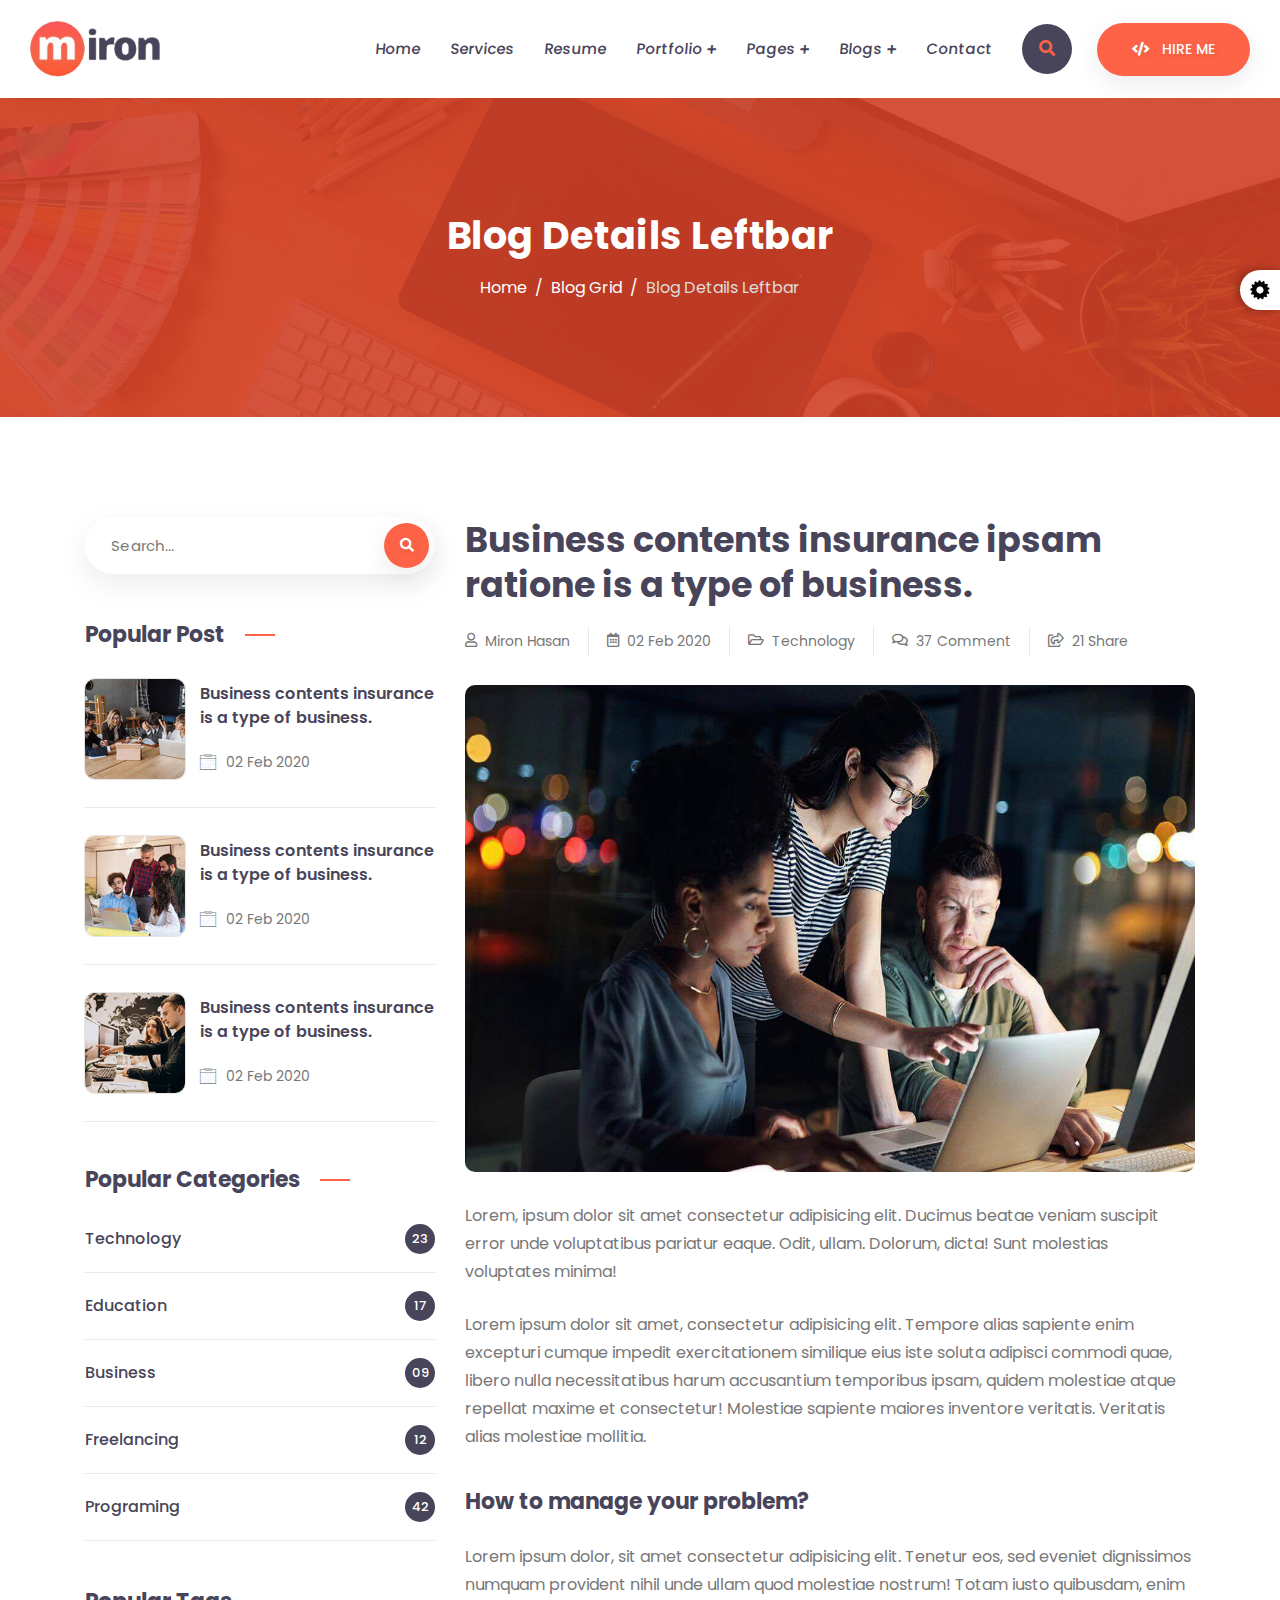
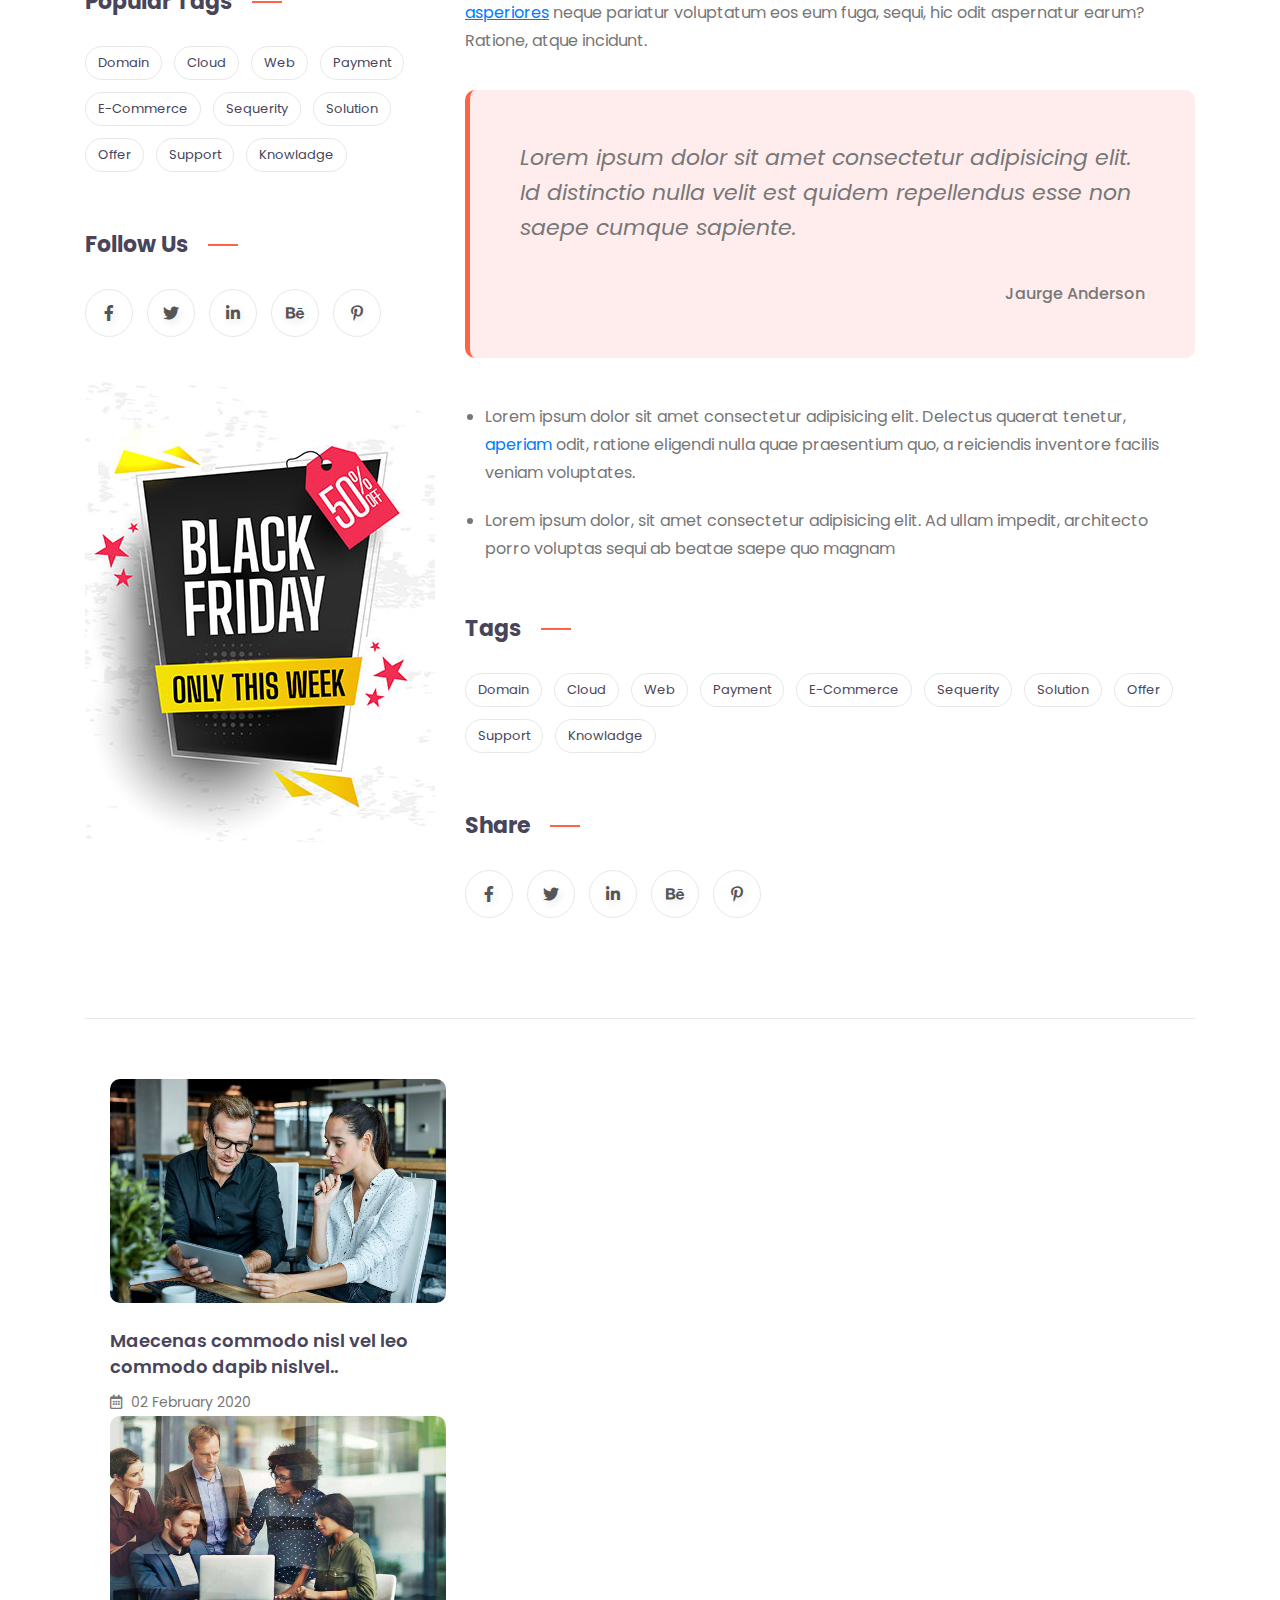
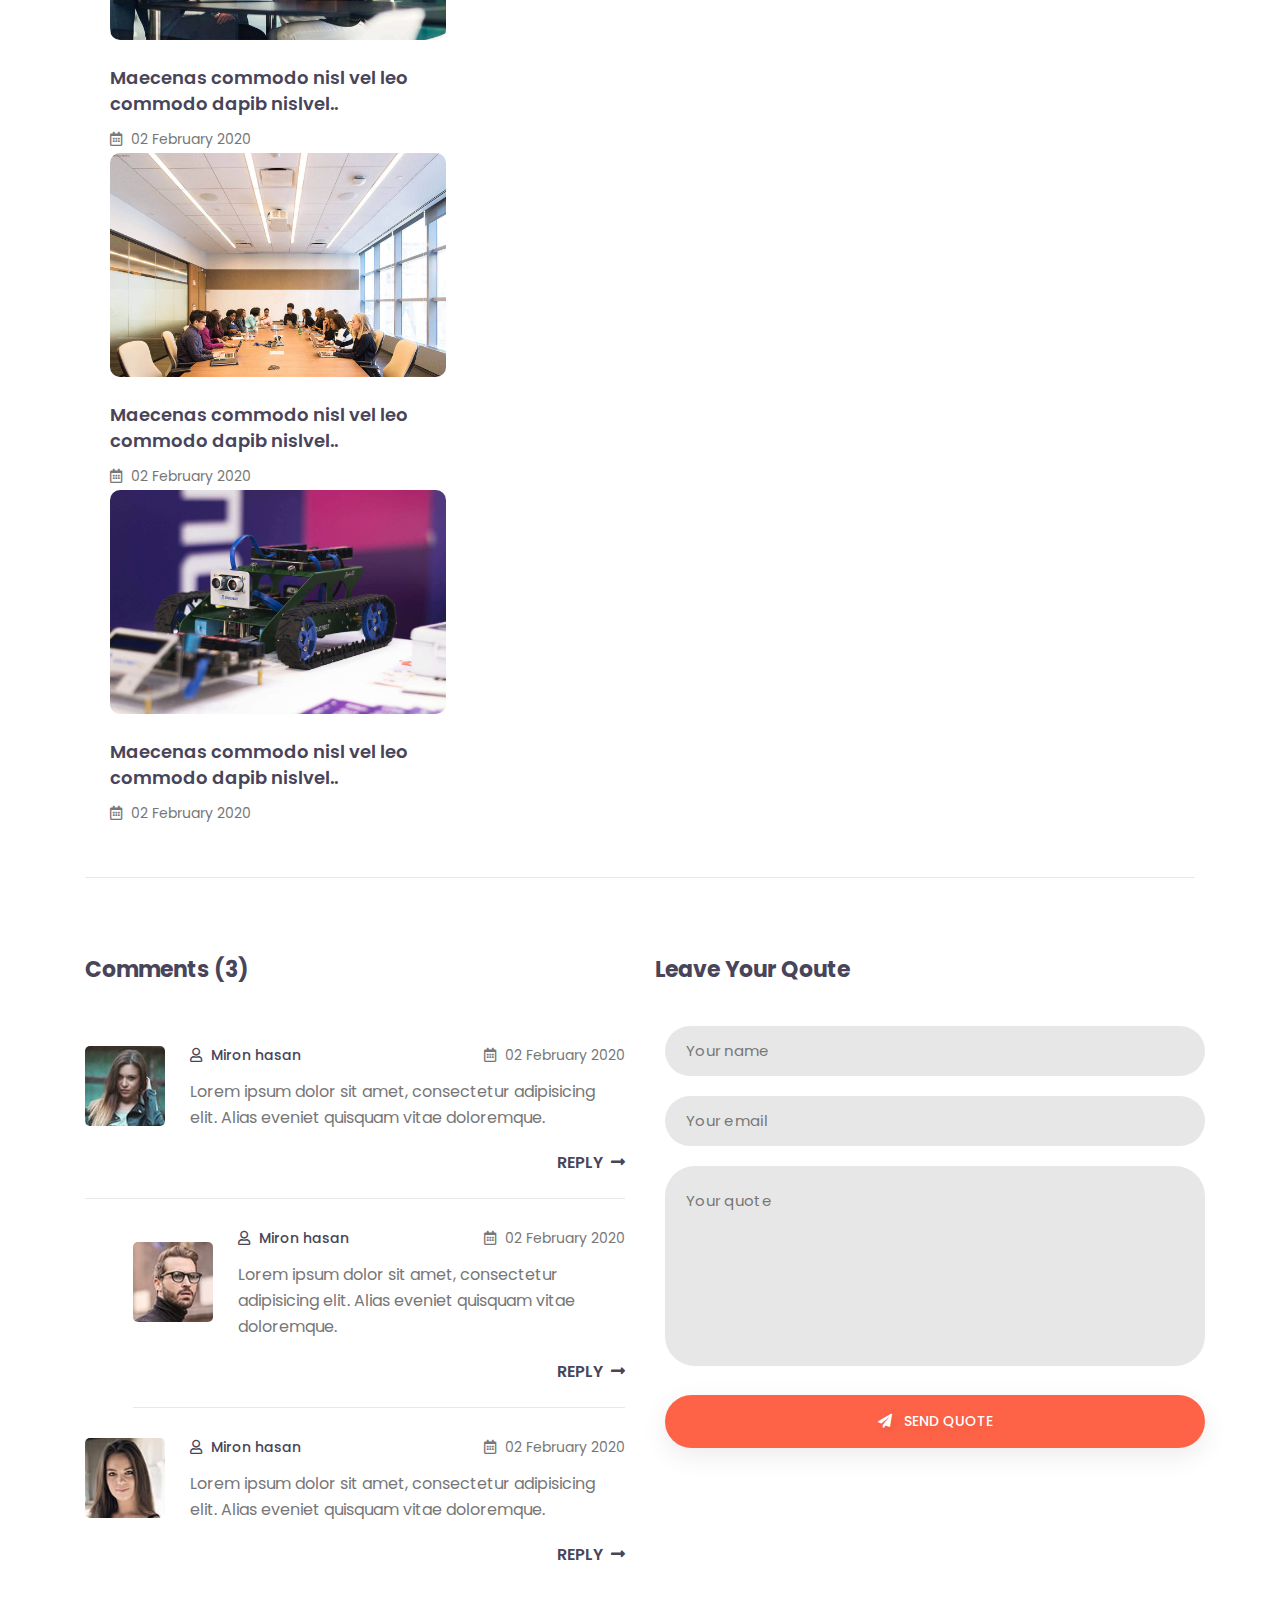
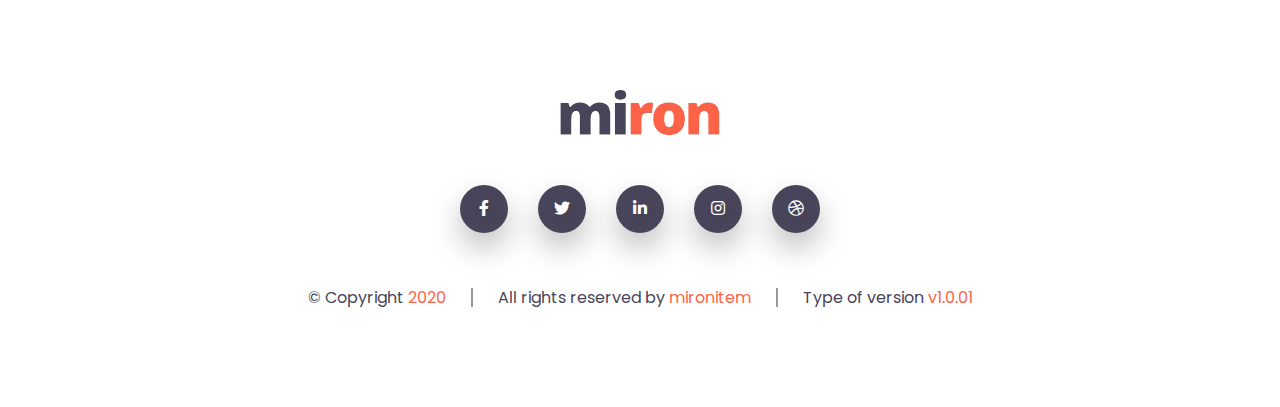
<file: blog-details-leftbar.html>
<!DOCTYPE html>
<html lang="en">
    <head>
        <meta charset="UTF-8">
        <meta name="viewport" content="width=device-width, initial-scale=1, shrink-to-fit=no">
        <title>Miron - Blog Details Leftbar</title>
        <!--=====================================
                    CSS LINK PART START
        =======================================-->
        <!-- FOR PAGE ICON -->
        <link rel="icon" href="assets/images/logo-icon.png">

        <!-- FOR FONT ICON -->
        <link rel="stylesheet" href="https://cdnjs.cloudflare.com/ajax/libs/font-awesome/5.14.0/css/all.min.css">
        <link rel="stylesheet" href="assets/icon/flaticon/index/flaticon.css">

        <!-- FOR SLICK SLIDER -->
        <link rel="stylesheet" href="assets/source/css/slick.css">

        <!-- FOR BOOTSTRAP -->
        <link rel="stylesheet" href="assets/source/css/bootstrap.min.css">

        <!-- FOR STYLE -->
        <link rel="stylesheet" href="assets/source/sass/light-theme.css" id="theme-link">
        <!--=====================================
                    CSS LINK PART END
        =======================================-->
    </head>
    <body>
        <!--=====================================
                    GEAR BUTTON PART START
        =======================================-->
        <a class="gear-btn" href="#">
            <img src="assets/images/gear.gif" alt="gear">
        </a>
        <!--=====================================
                    GEAR BUTTON PART END
        =======================================-->


        <!--=====================================
                    NAVBAR PART START
        =======================================-->
        <nav class="navbar-part">
            <div class="container">
                <div class="navbar-content">
                    <a class="navbar-logo" href="index.html"><img src="assets/images/logo.png" alt="logo"></a>
                    <button class="navbar-toggle" type="button"><i class="fas fa-bars"></i></button>
                    <div class="navbar-slide">
                        <a class="navbar-cross" href="#"><i class="fas fa-times"></i></a>
                        <ul class="navbar-list">
                            <li class="navbar-item"><a class="navbar-link" href="index.html">Home</a></li>
                            <li class="navbar-item"><a class="navbar-link" href="service.html">services</a></li>
                            <li class="navbar-item"><a class="navbar-link" href="resume.html">resume</a></li>
                            <li class="navbar-dropdown">
                                <a class="navbar-link dropdown-indicator" href="#">
                                    <span>portfolio</span>
                                    <i class="fas fa-plus"></i>
                                </a>
                                <ul class="dropdown-list">
                                    <li><a class="dropdown-link" href="portfolio-grid.html">Portfolio Grid</a></li>
                                    <li><a class="dropdown-link" href="portfolio-details.html">Portfolio Details</a></li>
                                </ul>
                            </li>
                            <li class="navbar-item navbar-dropdown">
                                <a class="navbar-link dropdown-indicator" href="#">
                                    <span>pages</span>
                                    <i class="fas fa-plus"></i>
                                </a>
                                <ul class="dropdown-list">
                                    <li><a class="dropdown-link" href="#">tutorial</a></li>
                                    <li><a class="dropdown-link" href="#">source code</a></li>
                                    <li><a class="dropdown-link" href="#">payment system</a></li>
                                </ul>
                            </li>
                            <li class="navbar-item navbar-dropdown">
                                <a class="navbar-link dropdown-indicator" href="#">
                                    <span>blogs</span>
                                    <i class="fas fa-plus"></i>
                                </a>
                                <ul class="dropdown-list">
                                    <li><a class="dropdown-link" href="blog-grid.html">Blog grid</a></li>
                                    <li><a class="dropdown-link" href="blog-details.html">blog details</a></li>
                                    <li><a class="dropdown-link" href="blog-grid-leftbar.html">blog grid leftbar</a></li>
                                    <li><a class="dropdown-link" href="blog-grid-rightbar.html">blog grid rightbar</a></li>
                                    <li><a class="dropdown-link" href="blog-details-leftbar.html">blog details leftbar</a></li>
                                    <li><a class="dropdown-link" href="blog-details-rightbar.html">blog details rightbar</a></li>
                                </ul>
                            </li>
                            <li class="navbar-item"><a class="navbar-link" href="contact.html">contact</a></li>
                        </ul>
                        <form class="navbar-src">
                            <input type="text" placeholder="Search for quick...">
                            <a href="#"><i class="fas fa-search"></i></a>
                        </form>
                        <div class="navbar-btn">
                            <a class="btn btn-inline" href="#">
                                <i class="fas fa-code"></i>
                                <span>hire me</span>
                            </a>
                        </div>
                    </div>
                </div>
            </div>
        </nav>
        <!--=====================================
                    NAVBAR PART END
        =======================================-->


        <!--=====================================
                  INNER BANNER PART START
        =======================================-->
        <section class="inner-banner single-banner">
            <div class="inner-oly">
                <div class="container">
                    <div class="row">
                        <div class="col-lg-12">
                            <div class="inner-content">
                                <h1>Blog Details Leftbar</h1>
                                <ol class="breadcrumb">
                                    <li class="breadcrumb-item"><a href="index.html">Home</a></li>
                                    <li class="breadcrumb-item"><a href="blog-grid.html">blog grid</a></li>
                                    <li class="breadcrumb-item active" aria-current="page">Blog details leftbar</li>
                                </ol>
                            </div>
                        </div>
                    </div>
                </div>
            </div>
        </section>
        <!--=====================================
                  INNER BANNER PART END
        =======================================-->


        <!--=====================================
                  BLOG DETAILS PART START
        =======================================-->
        <section class="blog-details-part">
            <div class="container">
                <div class="row">
                    <div class="col-lg-4">
                        <div class="row">
                            <div class="col-lg-12">
                                <form class="form-round-grid blog-bar-src">
                                    <input type="text" placeholder="Search...">
                                    <button class="btn btn-inline"><i class="fas fa-search"></i></button>
                                </form>
                            </div>
                            <div class="col-md-7 col-lg-12">
                                <div class="blog-bar-list blog-suggest-list">
                                    <h4>popular post</h4>
                                    <div class="blog-suggest">
                                        <div class="suggest-img">
                                            <a href="#"><img src="assets/images/suggest-1.jpg" alt="suggest-1"></a>
                                        </div>
                                        <div class="suggest-content">
                                            <div class="suggest-title">
                                                <h6><a href="#">Business contents insurance is a type of business.</a></h6>
                                            </div>
                                            <div class="suggest-date">
                                                <i class="flaticon-calendar"></i>
                                                <p>02 feb 2020</p>
                                            </div>
                                        </div>
                                    </div>
                                    <div class="blog-suggest">
                                        <div class="suggest-img">
                                            <a href="#"><img src="assets/images/suggest-2.jpg" alt="suggest-2"></a>
                                        </div>
                                        <div class="suggest-content">
                                            <div class="suggest-title">
                                                <h6><a href="#">Business contents insurance is a type of business.</a></h6>
                                            </div>
                                            <div class="suggest-date">
                                                <i class="flaticon-calendar"></i>
                                                <p>02 feb 2020</p>
                                            </div>
                                        </div>
                                    </div>
                                    <div class="blog-suggest">
                                        <div class="suggest-img">
                                            <a href="#"><img src="assets/images/suggest-3.jpg" alt="suggest-3"></a>
                                        </div>
                                        <div class="suggest-content">
                                            <div class="suggest-title">
                                                <h6><a href="#">Business contents insurance is a type of business.</a></h6>
                                            </div>
                                            <div class="suggest-date">
                                                <i class="flaticon-calendar"></i>
                                                <p>02 feb 2020</p>
                                            </div>
                                        </div>
                                    </div>
                                </div>
                            </div>
                            <div class="col-md-5 col-lg-12">
                                <div class="blog-bar-list blog-cate-list">
                                    <h4>popular categories</h4>
                                    <ul>
                                        <li>
                                            <h6><a href="#">Technology</a></h6>
                                            <p>23</p>
                                        </li>
                                        <li>
                                            <h6><a href="#">Education</a></h6>
                                            <p>17</p>
                                        </li>
                                        <li>
                                            <h6><a href="#">Business</a></h6>
                                            <p>09</p>
                                        </li>
                                        <li>
                                            <h6><a href="#">Freelancing</a></h6>
                                            <p>12</p>
                                        </li>
                                        <li>
                                            <h6><a href="#">Programing</a></h6>
                                            <p>42</p>
                                        </li>
                                    </ul>
                                </div>
                            </div>
                            <div class="col-md-6 col-lg-12">
                                <div class="blog-bar-list blog-tag-list">
                                    <h4>Popular tags</h4>
                                    <ul>
                                        <li><a href="#">domain</a></li>
                                        <li><a href="#">cloud</a></li>
                                        <li><a href="#">web</a></li>
                                        <li><a href="#">payment</a></li>
                                        <li><a href="#">E-commerce</a></li>
                                        <li><a href="#">Sequerity</a></li>
                                        <li><a href="#">solution</a></li>
                                        <li><a href="#">offer</a></li>
                                        <li><a href="#">support</a></li>
                                        <li><a href="#">knowladge</a></li>
                                    </ul>
                                </div>
                            </div>
                            <div class="col-md-6 col-lg-12">
                                <div class="blog-bar-list blog-follow-list">
                                    <h4>follow us</h4>
                                    <ul>
                                        <li><a class="icon icon-outline" href="#"><i class="fab fa-facebook-f"></i></a></li>
                                        <li><a class="icon icon-outline" href="#"><i class="fab fa-twitter"></i></a></li>
                                        <li><a class="icon icon-outline" href="#"><i class="fab fa-linkedin-in"></i></a></li>
                                        <li><a class="icon icon-outline" href="#"><i class="fab fa-behance"></i></a></li>
                                        <li><a class="icon icon-outline" href="#"><i class="fab fa-pinterest-p"></i></a></li>
                                    </ul>
                                </div>
                            </div>
                            <div class="col-lg-12">
                                <div class="blog-banner-ad">
                                    <img src="assets/images/banner-ad.jpg" alt="banner-ad">
                                </div>
                            </div>
                        </div>
                    </div>
                    <div class="col-lg-8">
                        <div class="details-content">
                            <div class="details-title">
                                <h2><a href="#">Business contents insurance ipsam ratione is a type of business.</a></h2>
                            </div>
                            <ul class="details-meta">
                                <li>
                                    <i class="far fa-user"></i>
                                    <p>Miron Hasan</p>
                                </li>
                                <li>
                                    <i class="far fa-calendar-alt"></i>
                                    <p>02 Feb 2020</p>
                                </li>
                                <li>
                                    <i class="far fa-folder-open"></i>
                                    <p>Technology</p>
                                </li>
                                <li>
                                    <i class="far fa-comments"></i>
                                    <p>37 Comment</p>
                                </li>
                                <li>
                                    <i class="far fa-share-square"></i>
                                    <p>21 Share</p>
                                </li>
                            </ul>
                            <div class="details-img">
                                <img src="assets/images/blog-1.jpg" alt="blog-1">
                            </div>
                            <div class="details-descrip">
                                <p>Lorem, ipsum dolor sit amet consectetur adipisicing elit. Ducimus beatae veniam suscipit error unde voluptatibus pariatur eaque. Odit, ullam. Dolorum, dicta! Sunt molestias voluptates minima! <span>Lorem ipsum dolor sit amet, consectetur adipisicing elit. Tempore alias sapiente enim excepturi cumque impedit exercitationem similique eius iste soluta adipisci commodi quae, libero nulla necessitatibus harum accusantium temporibus ipsam, quidem molestiae atque repellat maxime et consectetur! Molestiae sapiente maiores inventore veritatis. Veritatis alias molestiae mollitia.</span></p>
                            </div>
                            <div class="details-subtitle">
                                <h4>How to manage your problem?</h4>
                                <p>Lorem ipsum dolor, sit amet consectetur adipisicing elit. Tenetur eos, sed eveniet dignissimos numquam provident nihil unde ullam quod molestiae nostrum! Totam iusto quibusdam, enim <a href="#">asperiores</a> neque pariatur voluptatum eos eum fuga, sequi, hic odit aspernatur earum? Ratione, atque incidunt.</p>
                            </div>
                            <div class="details-quote">
                                <p>Lorem ipsum dolor sit amet consectetur adipisicing elit. Id distinctio nulla velit est quidem repellendus esse non saepe cumque sapiente.</p>
                                <span>jaurge anderson</span>
                            </div>
                            <ul class="details-list">
                                <li><p>Lorem ipsum dolor sit amet consectetur adipisicing elit. Delectus quaerat tenetur, <a href="#">aperiam</a> odit, ratione eligendi nulla quae praesentium quo, a reiciendis inventore facilis veniam voluptates.</p></li>
                                <li><p>Lorem ipsum dolor, sit amet consectetur adipisicing elit. Ad ullam impedit, architecto porro voluptas sequi ab beatae saepe quo magnam</p></li>
                            </ul>
                            <div class="blog-bar-list blog-tag-list">
                                <h4>tags</h4>
                                <ul>
                                    <li><a href="#">domain</a></li>
                                    <li><a href="#">cloud</a></li>
                                    <li><a href="#">web</a></li>
                                    <li><a href="#">payment</a></li>
                                    <li><a href="#">E-commerce</a></li>
                                    <li><a href="#">Sequerity</a></li>
                                    <li><a href="#">solution</a></li>
                                    <li><a href="#">offer</a></li>
                                    <li><a href="#">support</a></li>
                                    <li><a href="#">knowladge</a></li>
                                </ul>
                            </div>
                            <div class="blog-bar-list blog-follow-list">
                                <h4>share</h4>
                                <ul>
                                    <li><a class="icon icon-outline" href="#"><i class="fab fa-facebook-f"></i></a></li>
                                    <li><a class="icon icon-outline" href="#"><i class="fab fa-twitter"></i></a></li>
                                    <li><a class="icon icon-outline" href="#"><i class="fab fa-linkedin-in"></i></a></li>
                                    <li><a class="icon icon-outline" href="#"><i class="fab fa-behance"></i></a></li>
                                    <li><a class="icon icon-outline" href="#"><i class="fab fa-pinterest-p"></i></a></li>
                                </ul>
                            </div>
                        </div>
                    </div>
                </div>
            </div>
        </section>
        <!--=====================================
                  BLOG DETAILS PART END
        =======================================-->


        <!--=====================================
                DETAILS SUGGEST PART START
        =======================================-->
        <section class="details-suggest-part">
            <div class="container">
                <div class="row">
                    <div class="col-lg-12">
                        <ul class="suggest-slider">
                            <li>
                                <img src="assets/images/blog-2.jpg" alt="blog-2">
                                <h5><a href="#">Maecenas commodo nisl vel leo commodo dapib nislvel..</a></h5>
                                <p>
                                    <i class="far fa-calendar-alt"></i> 
                                    02 February 2020
                                </p>
                            </li>
                            <li>
                                <img src="assets/images/blog-3.jpg" alt="blog-3">
                                <h5><a href="#">Maecenas commodo nisl vel leo commodo dapib nislvel..</a></h5>
                                <p>
                                    <i class="far fa-calendar-alt"></i> 
                                    02 February 2020
                                </p>
                            </li>
                            <li>
                                <img src="assets/images/blog-4.jpg" alt="blog-4">
                                <h5><a href="#">Maecenas commodo nisl vel leo commodo dapib nislvel..</a></h5>
                                <p>
                                    <i class="far fa-calendar-alt"></i> 
                                    02 February 2020
                                </p>
                            </li>
                            <li>
                                <img src="assets/images/blog-5.jpg" alt="blog-5">
                                <h5><a href="#">Maecenas commodo nisl vel leo commodo dapib nislvel..</a></h5>
                                <p>
                                    <i class="far fa-calendar-alt"></i> 
                                    02 February 2020
                                </p>
                            </li>
                        </ul>
                    </div>
                </div>
            </div>
        </section>
        <!--=====================================
                  DETAILS SUGGEST PART END
        =======================================-->


        <!--=====================================
                 DETAILS USER PART START
        =======================================-->
        <section class="blog-user-part">
            <div class="container">
                <div class="row">
                    <div class="col-md-12 col-lg-6">
                        <div class="user-comment">
                            <h4>Comments <span>(3)</span></h4>
                        </div>
                        <ul class="comment-list">
                            <li class="comment-item">
                                <div class="comment">
                                    <a href="#"><img src="assets/images/comment-1.jpg" alt="comment-1"></a>
                                    <div class="comment-text">
                                        <ul class="comment-header">
                                            <li>
                                                <a href="#">
                                                    <i class="far fa-user"></i>
                                                    Miron hasan
                                                </a>
                                            </li>
                                            <li>
                                                <i class="far fa-calendar-alt"></i> 
                                                02 February 2020
                                            </li>
                                        </ul>
                                        <p>Lorem ipsum dolor sit amet, consectetur adipisicing elit. Alias eveniet quisquam vitae doloremque.</p>
                                    </div>
                                </div>
                                <div class="comment-reply">
                                    <a href="#">reply<i class="fas fa-long-arrow-alt-right"></i></a>
                                </div>
                            </li>
                            <li class="comment-item ml-5">
                                <div class="comment">
                                    <a href="#"><img src="assets/images/comment-2.jpg" alt="comment-1"></a>
                                    <div class="comment-text">
                                        <ul class="comment-header">
                                            <li>
                                                <a href="#">
                                                    <i class="far fa-user"></i>
                                                    Miron hasan
                                                </a>
                                            </li>
                                            <li>
                                                <i class="far fa-calendar-alt"></i> 
                                                02 February 2020
                                            </li>
                                        </ul>
                                        <p>Lorem ipsum dolor sit amet, consectetur adipisicing elit. Alias eveniet quisquam vitae doloremque.</p>
                                    </div>
                                </div>
                                <div class="comment-reply">
                                    <a href="#">reply<i class="fas fa-long-arrow-alt-right"></i></a>
                                </div>
                            </li>
                            <li class="comment-item">
                                <div class="comment">
                                    <a href="#"><img src="assets/images/comment-3.jpg" alt="comment-1"></a>
                                    <div class="comment-text">
                                        <ul class="comment-header">
                                            <li>
                                                <a href="#">
                                                    <i class="far fa-user"></i>
                                                    Miron hasan
                                                </a>
                                            </li>
                                            <li>
                                                <i class="far fa-calendar-alt"></i> 
                                                02 February 2020
                                            </li>
                                        </ul>
                                        <p>Lorem ipsum dolor sit amet, consectetur adipisicing elit. Alias eveniet quisquam vitae doloremque.</p>
                                    </div>
                                </div>
                                <div class="comment-reply">
                                    <a href="#">reply<i class="fas fa-long-arrow-alt-right"></i></a>
                                </div>
                            </li>
                        </ul>
                    </div>
                    <div class="col-md-12 col-lg-6">
                        <div class="user-form">
                            <h4>Leave Your Qoute</h4>
                            <form class="form-block">
                                <input type="text" placeholder="Your name">
                                <input type="email" placeholder="Your email">
                                <textarea placeholder="Your quote"></textarea>
                                <button class="btn btn-inline">
                                    <i class="fas fa-paper-plane"></i>
                                    <span>send quote</span>
                                </button>
                            </form>
                        </div>
                    </div>
                </div>
            </div>
        </section>
        <!--=====================================
                   DETAILS USER PART END
        =======================================-->


        <!--=====================================
                    FOOTER PART START
        =======================================-->
        <section class="footer-part">
            <div class="container">
                <div class="row">
                    <div class="col-lg-12">
                        <div class="footer-logo">
                            <a href="#"><img src="assets/images/footer-logo.png" alt="footer-logo"></a>
                        </div>
                    </div>
                </div>
                <div class="row">
                    <div class="col-lg-12">
                        <ul class="footer-icon">
                            <li><a class="icon icon-inline" target="_blank" href="https://facebook.com/mironcoder/"><i class="fab fa-facebook-f"></i></a></li>
                            <li><a class="icon icon-inline" target="_blank" href="https://twitter.com/mironcoder/"><i class="fab fa-twitter"></i></a></li>
                            <li><a class="icon icon-inline" target="_blank" href="https://linkedin.com/in/mironcoder/"><i class="fab fa-linkedin-in"></i></a></li>
                            <li><a class="icon icon-inline" target="_blank" href="https://instagram.com/mironcoder"><i class="fab fa-instagram"></i></a></li>
                            <li><a class="icon icon-inline" target="_blank" href="https://dribbble.com/mironcoder/"><i class="fab fa-dribbble"></i></a></li>
                        </ul>
                    </div>
                </div>
                <div class="row">
                    <div class="col-lg-12">
                        <ul class="footer-text">
                            <li><h6>&copy; Copyright <span>2020</span></h6></li>
                            <li><h6>All rights reserved by <a href="#">mironitem</a></h6></li>
                            <li><h6>Type of version <span>v1.0.01</span></h6></li>
                        </ul>
                    </div>
                </div>
            </div>
        </section>
        <!--=====================================
                    FOOTER PART END
        =======================================-->
        

        <!--=====================================
                    JS LINK PART START
        =======================================-->
        <!-- FOR BOOTSTRAP -->
        <script src="assets/source/js/jquery-1.12.4.min.js"></script>
        <script src="assets/source/js/popper.min.js"></script>
        <script src="assets/source/js/bootstrap.min.js"></script>

        <!-- FOR SLICK SLIDER -->
        <script src="assets/source/js/slick.min.js"></script>
        <script src="assets/source/js/slick.js"></script>

        <!-- FOR COUNTERUP -->
        <script src="assets/source/js/counterup.min.js"></script>
        <script src="assets/source/js/waypoints.min.js"></script>
        <script src="assets/source/js/counterup.js"></script>

        <!-- FOR INTERACTION -->
        <script src="assets/source/js/main.js"></script>
        <!--=====================================
                    JS LINK PART END
        =======================================-->
    </body>
</html>
</file>
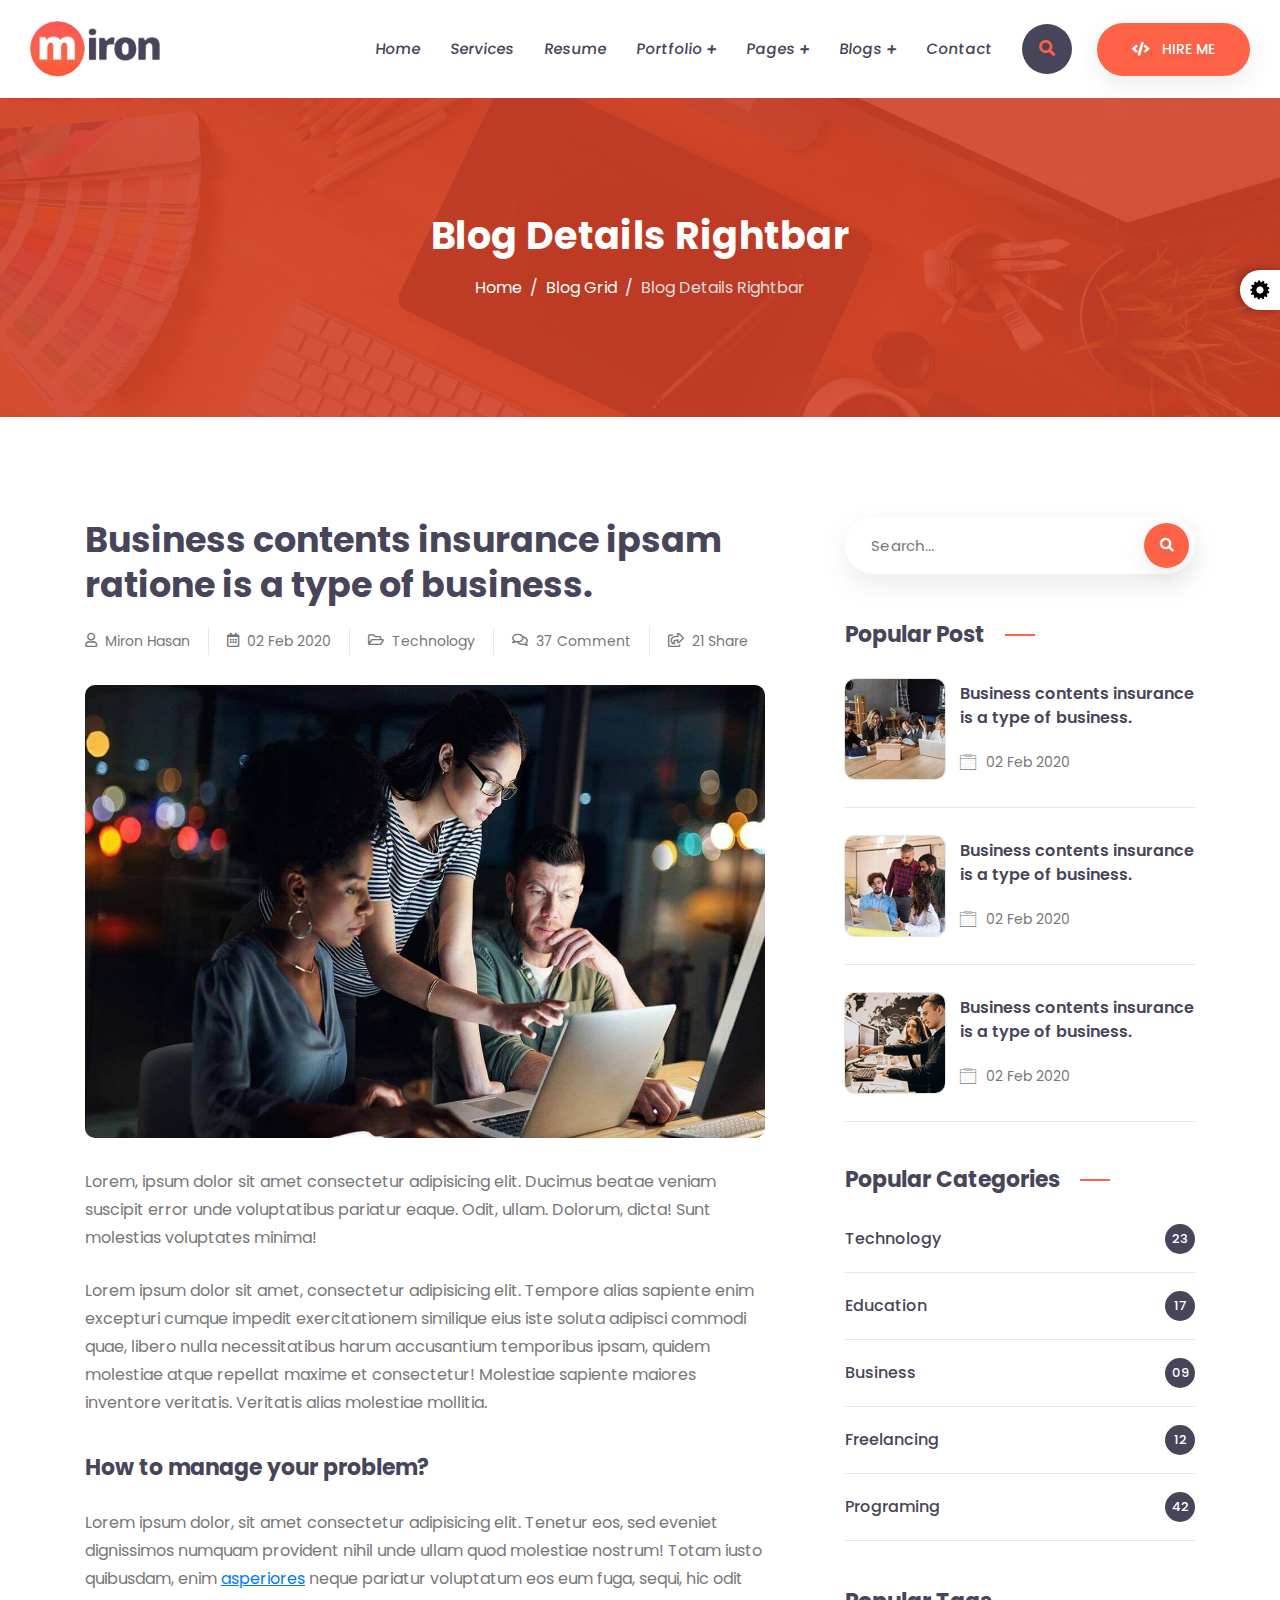
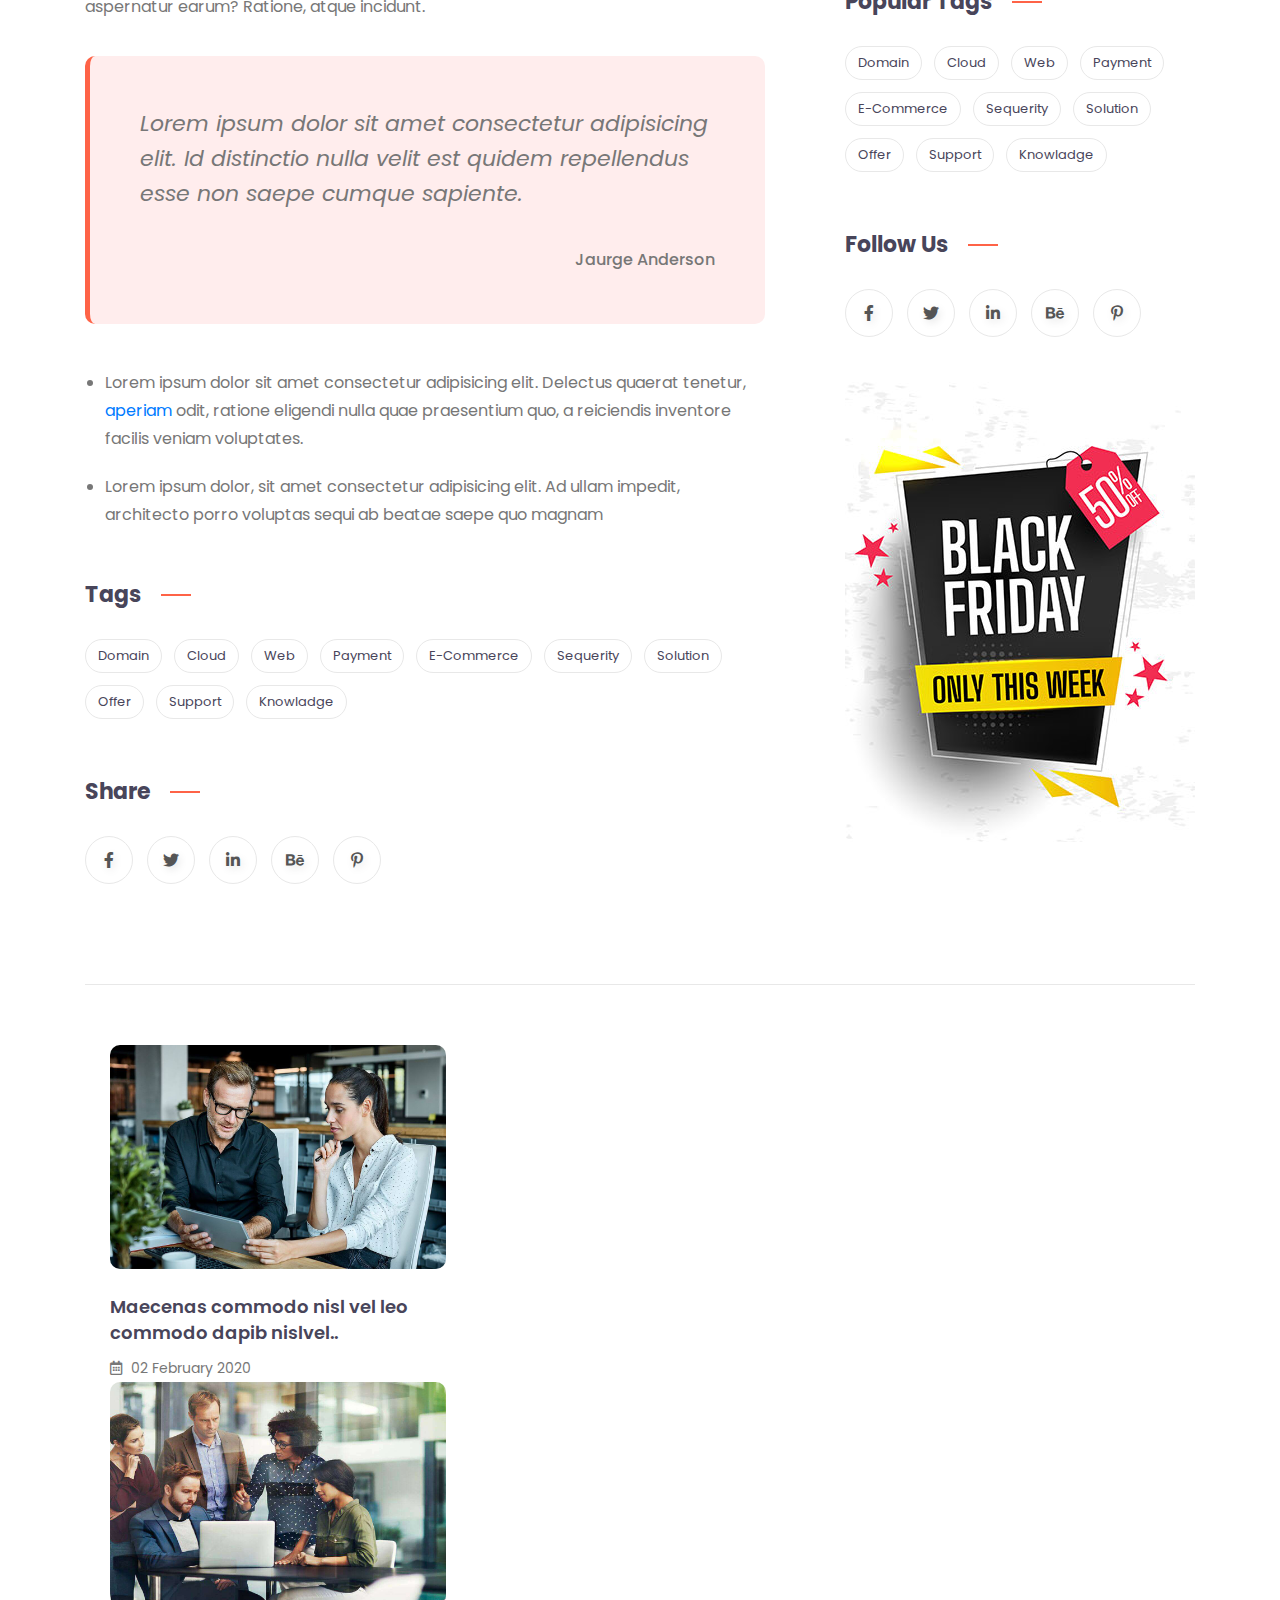
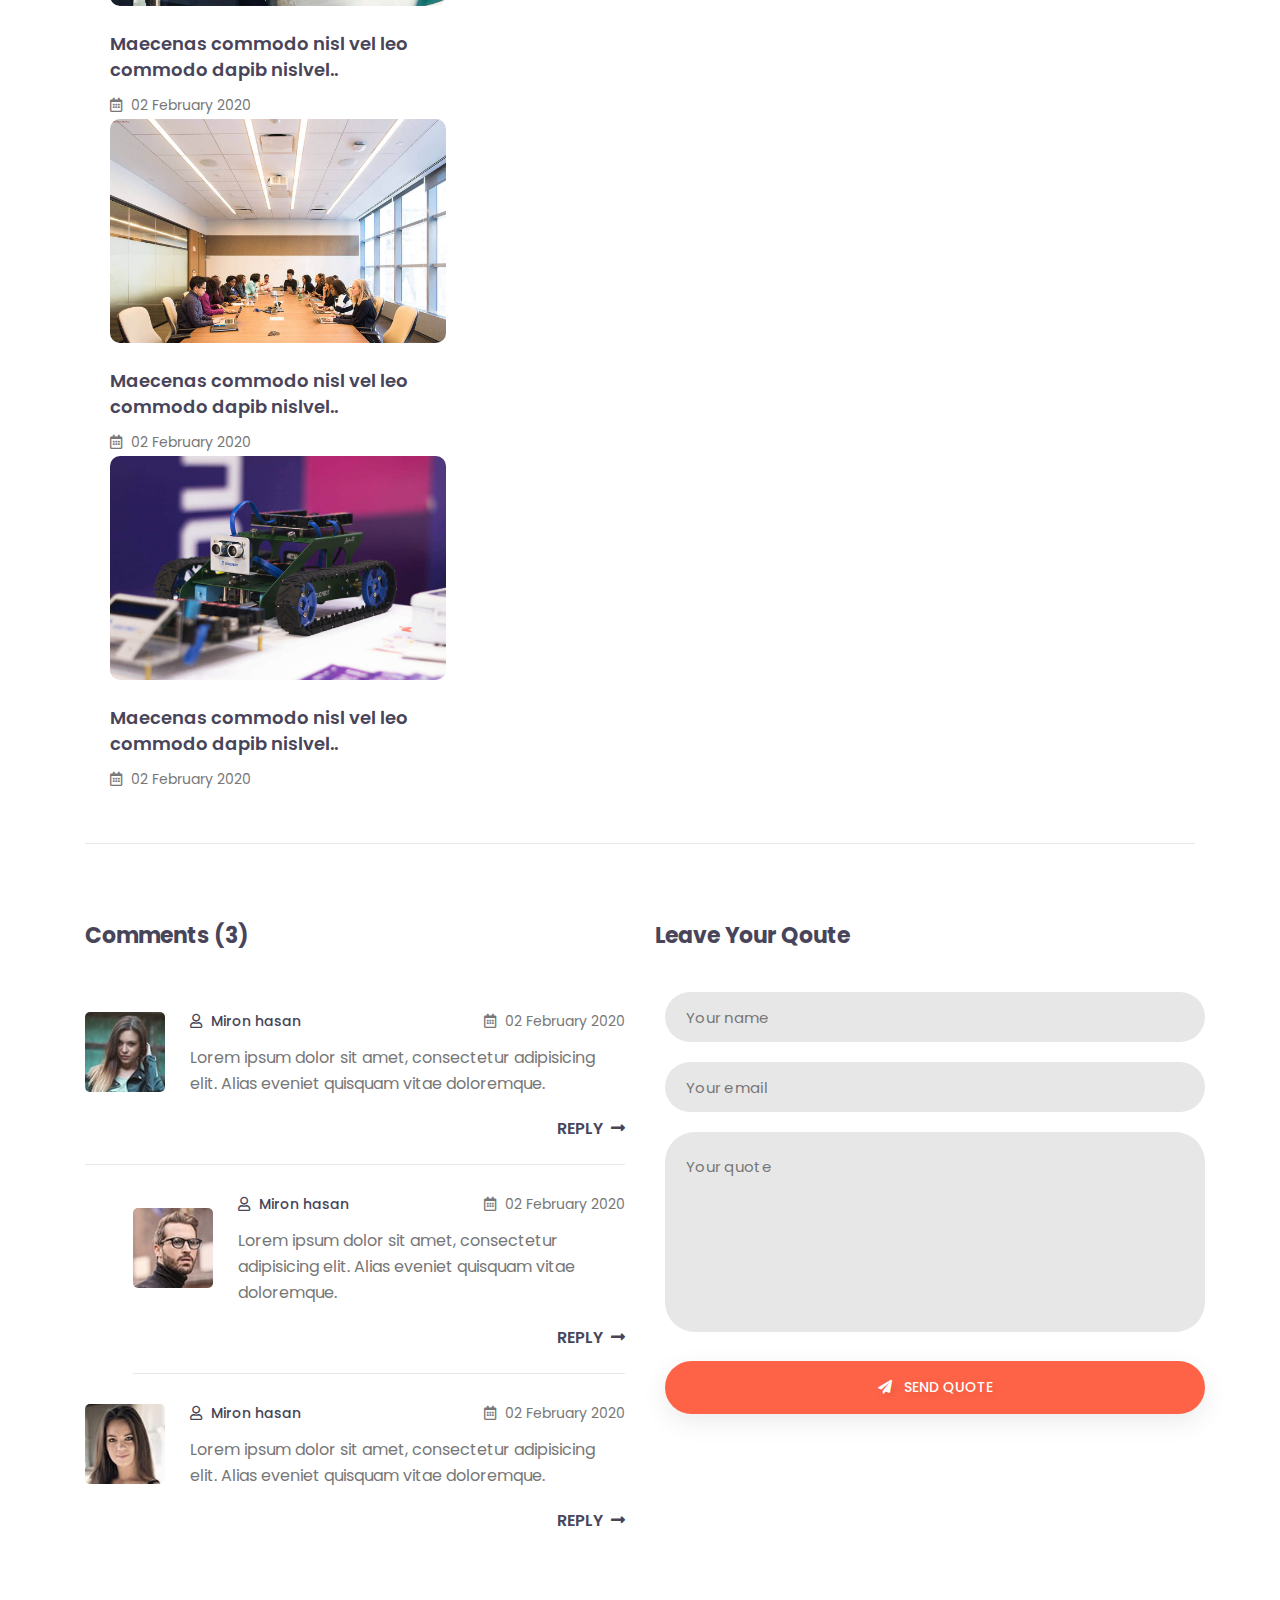
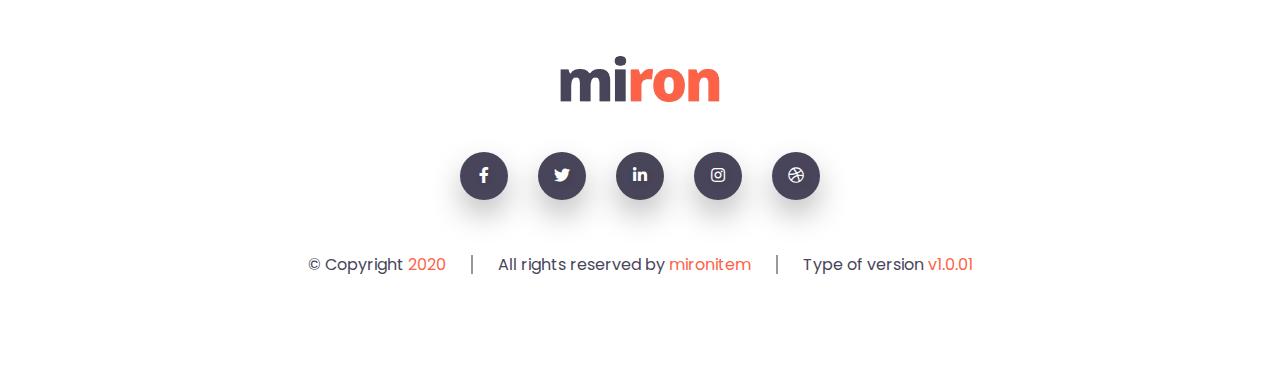
<file: blog-details-rightbar.html>
<!DOCTYPE html>
<html lang="en">
    <head>
        <meta charset="UTF-8">
        <meta name="viewport" content="width=device-width, initial-scale=1, shrink-to-fit=no">
        <title>Miron - Blog Details Rightbar</title>
        <!--=====================================
                    CSS LINK PART START
        =======================================-->
        <!-- FOR PAGE ICON -->
        <link rel="icon" href="assets/images/logo-icon.png">

        <!-- FOR FONT ICON -->
        <link rel="stylesheet" href="https://cdnjs.cloudflare.com/ajax/libs/font-awesome/5.14.0/css/all.min.css">
        <link rel="stylesheet" href="assets/icon/flaticon/index/flaticon.css">

        <!-- FOR SLICK SLIDER -->
        <link rel="stylesheet" href="assets/source/css/slick.css">

        <!-- FOR BOOTSTRAP -->
        <link rel="stylesheet" href="assets/source/css/bootstrap.min.css">

        <!-- FOR STYLE -->
        <link rel="stylesheet" href="assets/source/sass/light-theme.css" id="theme-link">
        <!--=====================================
                    CSS LINK PART END
        =======================================-->
    </head>
    <body>
        <!--=====================================
                    GEAR BUTTON PART START
        =======================================-->
        <a class="gear-btn" href="#">
            <img src="assets/images/gear.gif" alt="gear">
        </a>
        <!--=====================================
                    GEAR BUTTON PART END
        =======================================-->


        <!--=====================================
                    NAVBAR PART START
        =======================================-->
        <nav class="navbar-part">
            <div class="container">
                <div class="navbar-content">
                    <a class="navbar-logo" href="index.html"><img src="assets/images/logo.png" alt="logo"></a>
                    <button class="navbar-toggle" type="button"><i class="fas fa-bars"></i></button>
                    <div class="navbar-slide">
                        <a class="navbar-cross" href="#"><i class="fas fa-times"></i></a>
                        <ul class="navbar-list">
                            <li class="navbar-item"><a class="navbar-link" href="index.html">Home</a></li>
                            <li class="navbar-item"><a class="navbar-link" href="service.html">services</a></li>
                            <li class="navbar-item"><a class="navbar-link" href="resume.html">resume</a></li>
                            <li class="navbar-dropdown">
                                <a class="navbar-link dropdown-indicator" href="#">
                                    <span>portfolio</span>
                                    <i class="fas fa-plus"></i>
                                </a>
                                <ul class="dropdown-list">
                                    <li><a class="dropdown-link" href="portfolio-grid.html">Portfolio Grid</a></li>
                                    <li><a class="dropdown-link" href="portfolio-details.html">Portfolio Details</a></li>
                                </ul>
                            </li>
                            <li class="navbar-item navbar-dropdown">
                                <a class="navbar-link dropdown-indicator" href="#">
                                    <span>pages</span>
                                    <i class="fas fa-plus"></i>
                                </a>
                                <ul class="dropdown-list">
                                    <li><a class="dropdown-link" href="#">tutorial</a></li>
                                    <li><a class="dropdown-link" href="#">source code</a></li>
                                    <li><a class="dropdown-link" href="#">payment system</a></li>
                                </ul>
                            </li>
                            <li class="navbar-item navbar-dropdown">
                                <a class="navbar-link dropdown-indicator" href="#">
                                    <span>blogs</span>
                                    <i class="fas fa-plus"></i>
                                </a>
                                <ul class="dropdown-list">
                                    <li><a class="dropdown-link" href="blog-grid.html">Blog grid</a></li>
                                    <li><a class="dropdown-link" href="blog-details.html">blog details</a></li>
                                    <li><a class="dropdown-link" href="blog-grid-leftbar.html">blog grid leftbar</a></li>
                                    <li><a class="dropdown-link" href="blog-grid-rightbar.html">blog grid rightbar</a></li>
                                    <li><a class="dropdown-link" href="blog-details-leftbar.html">blog details leftbar</a></li>
                                    <li><a class="dropdown-link" href="blog-details-rightbar.html">blog details rightbar</a></li>
                                </ul>
                            </li>
                            <li class="navbar-item"><a class="navbar-link" href="contact.html">contact</a></li>
                        </ul>
                        <form class="navbar-src">
                            <input type="text" placeholder="Search for quick...">
                            <a href="#"><i class="fas fa-search"></i></a>
                        </form>
                        <div class="navbar-btn">
                            <a class="btn btn-inline" href="#">
                                <i class="fas fa-code"></i>
                                <span>hire me</span>
                            </a>
                        </div>
                    </div>
                </div>
            </div>
        </nav>
        <!--=====================================
                    NAVBAR PART END
        =======================================-->


        <!--=====================================
                  INNER BANNER PART START
        =======================================-->
        <section class="inner-banner single-banner">
            <div class="inner-oly">
                <div class="container">
                    <div class="row">
                        <div class="col-lg-12">
                            <div class="inner-content">
                                <h1>Blog Details Rightbar</h1>
                                <ol class="breadcrumb">
                                    <li class="breadcrumb-item"><a href="index.html">Home</a></li>
                                    <li class="breadcrumb-item"><a href="blog-grid.html">blog grid</a></li>
                                    <li class="breadcrumb-item active" aria-current="page">Blog details rightbar</li>
                                </ol>
                            </div>
                        </div>
                    </div>
                </div>
            </div>
        </section>
        <!--=====================================
                  INNER BANNER PART END
        =======================================-->


        <!--=====================================
                  BLOG DETAILS PART START
        =======================================-->
        <section class="blog-details-part details-rightbar">
            <div class="container">
                <div class="row">
                    <div class="col-lg-8">
                        <div class="details-content">
                            <div class="details-title">
                                <h2><a href="#">Business contents insurance ipsam ratione is a type of business.</a></h2>
                            </div>
                            <ul class="details-meta">
                                <li>
                                    <i class="far fa-user"></i>
                                    <p>Miron Hasan</p>
                                </li>
                                <li>
                                    <i class="far fa-calendar-alt"></i>
                                    <p>02 Feb 2020</p>
                                </li>
                                <li>
                                    <i class="far fa-folder-open"></i>
                                    <p>Technology</p>
                                </li>
                                <li>
                                    <i class="far fa-comments"></i>
                                    <p>37 Comment</p>
                                </li>
                                <li>
                                    <i class="far fa-share-square"></i>
                                    <p>21 Share</p>
                                </li>
                            </ul>
                            <div class="details-img">
                                <img src="assets/images/blog-1.jpg" alt="blog-1">
                            </div>
                            <div class="details-descrip">
                                <p>Lorem, ipsum dolor sit amet consectetur adipisicing elit. Ducimus beatae veniam suscipit error unde voluptatibus pariatur eaque. Odit, ullam. Dolorum, dicta! Sunt molestias voluptates minima! <span>Lorem ipsum dolor sit amet, consectetur adipisicing elit. Tempore alias sapiente enim excepturi cumque impedit exercitationem similique eius iste soluta adipisci commodi quae, libero nulla necessitatibus harum accusantium temporibus ipsam, quidem molestiae atque repellat maxime et consectetur! Molestiae sapiente maiores inventore veritatis. Veritatis alias molestiae mollitia.</span></p>
                            </div>
                            <div class="details-subtitle">
                                <h4>How to manage your problem?</h4>
                                <p>Lorem ipsum dolor, sit amet consectetur adipisicing elit. Tenetur eos, sed eveniet dignissimos numquam provident nihil unde ullam quod molestiae nostrum! Totam iusto quibusdam, enim <a href="#">asperiores</a> neque pariatur voluptatum eos eum fuga, sequi, hic odit aspernatur earum? Ratione, atque incidunt.</p>
                            </div>
                            <div class="details-quote">
                                <p>Lorem ipsum dolor sit amet consectetur adipisicing elit. Id distinctio nulla velit est quidem repellendus esse non saepe cumque sapiente.</p>
                                <span>jaurge anderson</span>
                            </div>
                            <ul class="details-list">
                                <li><p>Lorem ipsum dolor sit amet consectetur adipisicing elit. Delectus quaerat tenetur, <a href="#">aperiam</a> odit, ratione eligendi nulla quae praesentium quo, a reiciendis inventore facilis veniam voluptates.</p></li>
                                <li><p>Lorem ipsum dolor, sit amet consectetur adipisicing elit. Ad ullam impedit, architecto porro voluptas sequi ab beatae saepe quo magnam</p></li>
                            </ul>
                            <div class="blog-bar-list blog-tag-list">
                                <h4>tags</h4>
                                <ul>
                                    <li><a href="#">domain</a></li>
                                    <li><a href="#">cloud</a></li>
                                    <li><a href="#">web</a></li>
                                    <li><a href="#">payment</a></li>
                                    <li><a href="#">E-commerce</a></li>
                                    <li><a href="#">Sequerity</a></li>
                                    <li><a href="#">solution</a></li>
                                    <li><a href="#">offer</a></li>
                                    <li><a href="#">support</a></li>
                                    <li><a href="#">knowladge</a></li>
                                </ul>
                            </div>
                            <div class="blog-bar-list blog-follow-list">
                                <h4>share</h4>
                                <ul>
                                    <li><a class="icon icon-outline" href="#"><i class="fab fa-facebook-f"></i></a></li>
                                    <li><a class="icon icon-outline" href="#"><i class="fab fa-twitter"></i></a></li>
                                    <li><a class="icon icon-outline" href="#"><i class="fab fa-linkedin-in"></i></a></li>
                                    <li><a class="icon icon-outline" href="#"><i class="fab fa-behance"></i></a></li>
                                    <li><a class="icon icon-outline" href="#"><i class="fab fa-pinterest-p"></i></a></li>
                                </ul>
                            </div>
                        </div>
                    </div>
                    <div class="col-lg-4">
                        <div class="row">
                            <div class="col-lg-12">
                                <form class="form-round-grid blog-bar-src">
                                    <input type="text" placeholder="Search...">
                                    <button class="btn btn-inline"><i class="fas fa-search"></i></button>
                                </form>
                            </div>
                            <div class="col-md-7 col-lg-12">
                                <div class="blog-bar-list blog-suggest-list">
                                    <h4>popular post</h4>
                                    <div class="blog-suggest">
                                        <div class="suggest-img">
                                            <a href="#"><img src="assets/images/suggest-1.jpg" alt="suggest-1"></a>
                                        </div>
                                        <div class="suggest-content">
                                            <div class="suggest-title">
                                                <h6><a href="#">Business contents insurance is a type of business.</a></h6>
                                            </div>
                                            <div class="suggest-date">
                                                <i class="flaticon-calendar"></i>
                                                <p>02 feb 2020</p>
                                            </div>
                                        </div>
                                    </div>
                                    <div class="blog-suggest">
                                        <div class="suggest-img">
                                            <a href="#"><img src="assets/images/suggest-2.jpg" alt="suggest-2"></a>
                                        </div>
                                        <div class="suggest-content">
                                            <div class="suggest-title">
                                                <h6><a href="#">Business contents insurance is a type of business.</a></h6>
                                            </div>
                                            <div class="suggest-date">
                                                <i class="flaticon-calendar"></i>
                                                <p>02 feb 2020</p>
                                            </div>
                                        </div>
                                    </div>
                                    <div class="blog-suggest">
                                        <div class="suggest-img">
                                            <a href="#"><img src="assets/images/suggest-3.jpg" alt="suggest-3"></a>
                                        </div>
                                        <div class="suggest-content">
                                            <div class="suggest-title">
                                                <h6><a href="#">Business contents insurance is a type of business.</a></h6>
                                            </div>
                                            <div class="suggest-date">
                                                <i class="flaticon-calendar"></i>
                                                <p>02 feb 2020</p>
                                            </div>
                                        </div>
                                    </div>
                                </div>
                            </div>
                            <div class="col-md-5 col-lg-12">
                                <div class="blog-bar-list blog-cate-list">
                                    <h4>popular categories</h4>
                                    <ul>
                                        <li>
                                            <h6><a href="#">Technology</a></h6>
                                            <p>23</p>
                                        </li>
                                        <li>
                                            <h6><a href="#">Education</a></h6>
                                            <p>17</p>
                                        </li>
                                        <li>
                                            <h6><a href="#">Business</a></h6>
                                            <p>09</p>
                                        </li>
                                        <li>
                                            <h6><a href="#">Freelancing</a></h6>
                                            <p>12</p>
                                        </li>
                                        <li>
                                            <h6><a href="#">Programing</a></h6>
                                            <p>42</p>
                                        </li>
                                    </ul>
                                </div>
                            </div>
                            <div class="col-md-6 col-lg-12">
                                <div class="blog-bar-list blog-tag-list">
                                    <h4>Popular tags</h4>
                                    <ul>
                                        <li><a href="#">domain</a></li>
                                        <li><a href="#">cloud</a></li>
                                        <li><a href="#">web</a></li>
                                        <li><a href="#">payment</a></li>
                                        <li><a href="#">E-commerce</a></li>
                                        <li><a href="#">Sequerity</a></li>
                                        <li><a href="#">solution</a></li>
                                        <li><a href="#">offer</a></li>
                                        <li><a href="#">support</a></li>
                                        <li><a href="#">knowladge</a></li>
                                    </ul>
                                </div>
                            </div>
                            <div class="col-md-6 col-lg-12">
                                <div class="blog-bar-list blog-follow-list">
                                    <h4>follow us</h4>
                                    <ul>
                                        <li><a class="icon icon-outline" href="#"><i class="fab fa-facebook-f"></i></a></li>
                                        <li><a class="icon icon-outline" href="#"><i class="fab fa-twitter"></i></a></li>
                                        <li><a class="icon icon-outline" href="#"><i class="fab fa-linkedin-in"></i></a></li>
                                        <li><a class="icon icon-outline" href="#"><i class="fab fa-behance"></i></a></li>
                                        <li><a class="icon icon-outline" href="#"><i class="fab fa-pinterest-p"></i></a></li>
                                    </ul>
                                </div>
                            </div>
                            <div class="col-lg-12">
                                <div class="blog-banner-ad">
                                    <img src="assets/images/banner-ad.jpg" alt="banner-ad">
                                </div>
                            </div>
                        </div>
                    </div>
                </div>
            </div>
        </section>
        <!--=====================================
                  BLOG DETAILS PART END
        =======================================-->


        <!--=====================================
                DETAILS SUGGEST PART START
        =======================================-->
        <section class="details-suggest-part">
            <div class="container">
                <div class="row">
                    <div class="col-lg-12">
                        <ul class="suggest-slider">
                            <li>
                                <img src="assets/images/blog-2.jpg" alt="blog-2">
                                <h5><a href="#">Maecenas commodo nisl vel leo commodo dapib nislvel..</a></h5>
                                <p>
                                    <i class="far fa-calendar-alt"></i> 
                                    02 February 2020
                                </p>
                            </li>
                            <li>
                                <img src="assets/images/blog-3.jpg" alt="blog-3">
                                <h5><a href="#">Maecenas commodo nisl vel leo commodo dapib nislvel..</a></h5>
                                <p>
                                    <i class="far fa-calendar-alt"></i> 
                                    02 February 2020
                                </p>
                            </li>
                            <li>
                                <img src="assets/images/blog-4.jpg" alt="blog-4">
                                <h5><a href="#">Maecenas commodo nisl vel leo commodo dapib nislvel..</a></h5>
                                <p>
                                    <i class="far fa-calendar-alt"></i> 
                                    02 February 2020
                                </p>
                            </li>
                            <li>
                                <img src="assets/images/blog-5.jpg" alt="blog-5">
                                <h5><a href="#">Maecenas commodo nisl vel leo commodo dapib nislvel..</a></h5>
                                <p>
                                    <i class="far fa-calendar-alt"></i> 
                                    02 February 2020
                                </p>
                            </li>
                        </ul>
                    </div>
                </div>
            </div>
        </section>
        <!--=====================================
                  DETAILS SUGGEST PART END
        =======================================-->


        <!--=====================================
                 DETAILS USER PART START
        =======================================-->
        <section class="blog-user-part">
            <div class="container">
                <div class="row">
                    <div class="col-md-12 col-lg-6">
                        <div class="user-comment">
                            <h4>Comments <span>(3)</span></h4>
                        </div>
                        <ul class="comment-list">
                            <li class="comment-item">
                                <div class="comment">
                                    <a href="#"><img src="assets/images/comment-1.jpg" alt="comment-1"></a>
                                    <div class="comment-text">
                                        <ul class="comment-header">
                                            <li>
                                                <a href="#">
                                                    <i class="far fa-user"></i>
                                                    Miron hasan
                                                </a>
                                            </li>
                                            <li>
                                                <i class="far fa-calendar-alt"></i> 
                                                02 February 2020
                                            </li>
                                        </ul>
                                        <p>Lorem ipsum dolor sit amet, consectetur adipisicing elit. Alias eveniet quisquam vitae doloremque.</p>
                                    </div>
                                </div>
                                <div class="comment-reply">
                                    <a href="#">reply<i class="fas fa-long-arrow-alt-right"></i></a>
                                </div>
                            </li>
                            <li class="comment-item ml-5">
                                <div class="comment">
                                    <a href="#"><img src="assets/images/comment-2.jpg" alt="comment-1"></a>
                                    <div class="comment-text">
                                        <ul class="comment-header">
                                            <li>
                                                <a href="#">
                                                    <i class="far fa-user"></i>
                                                    Miron hasan
                                                </a>
                                            </li>
                                            <li>
                                                <i class="far fa-calendar-alt"></i> 
                                                02 February 2020
                                            </li>
                                        </ul>
                                        <p>Lorem ipsum dolor sit amet, consectetur adipisicing elit. Alias eveniet quisquam vitae doloremque.</p>
                                    </div>
                                </div>
                                <div class="comment-reply">
                                    <a href="#">reply<i class="fas fa-long-arrow-alt-right"></i></a>
                                </div>
                            </li>
                            <li class="comment-item">
                                <div class="comment">
                                    <a href="#"><img src="assets/images/comment-3.jpg" alt="comment-1"></a>
                                    <div class="comment-text">
                                        <ul class="comment-header">
                                            <li>
                                                <a href="#">
                                                    <i class="far fa-user"></i>
                                                    Miron hasan
                                                </a>
                                            </li>
                                            <li>
                                                <i class="far fa-calendar-alt"></i> 
                                                02 February 2020
                                            </li>
                                        </ul>
                                        <p>Lorem ipsum dolor sit amet, consectetur adipisicing elit. Alias eveniet quisquam vitae doloremque.</p>
                                    </div>
                                </div>
                                <div class="comment-reply">
                                    <a href="#">reply<i class="fas fa-long-arrow-alt-right"></i></a>
                                </div>
                            </li>
                        </ul>
                    </div>
                    <div class="col-md-12 col-lg-6">
                        <div class="user-form">
                            <h4>Leave Your Qoute</h4>
                            <form class="form-block">
                                <input type="text" placeholder="Your name">
                                <input type="email" placeholder="Your email">
                                <textarea placeholder="Your quote"></textarea>
                                <button class="btn btn-inline">
                                    <i class="fas fa-paper-plane"></i>
                                    <span>send quote</span>
                                </button>
                            </form>
                        </div>
                    </div>
                </div>
            </div>
        </section>
        <!--=====================================
                   DETAILS USER PART END
        =======================================-->


        <!--=====================================
                    FOOTER PART START
        =======================================-->
        <section class="footer-part">
            <div class="container">
                <div class="row">
                    <div class="col-lg-12">
                        <div class="footer-logo">
                            <a href="#"><img src="assets/images/footer-logo.png" alt="footer-logo"></a>
                        </div>
                    </div>
                </div>
                <div class="row">
                    <div class="col-lg-12">
                        <ul class="footer-icon">
                            <li><a class="icon icon-inline" target="_blank" href="https://facebook.com/mironcoder/"><i class="fab fa-facebook-f"></i></a></li>
                            <li><a class="icon icon-inline" target="_blank" href="https://twitter.com/mironcoder/"><i class="fab fa-twitter"></i></a></li>
                            <li><a class="icon icon-inline" target="_blank" href="https://linkedin.com/in/mironcoder/"><i class="fab fa-linkedin-in"></i></a></li>
                            <li><a class="icon icon-inline" target="_blank" href="https://instagram.com/mironcoder"><i class="fab fa-instagram"></i></a></li>
                            <li><a class="icon icon-inline" target="_blank" href="https://dribbble.com/mironcoder/"><i class="fab fa-dribbble"></i></a></li>
                        </ul>
                    </div>
                </div>
                <div class="row">
                    <div class="col-lg-12">
                        <ul class="footer-text">
                            <li><h6>&copy; Copyright <span>2020</span></h6></li>
                            <li><h6>All rights reserved by <a href="#">mironitem</a></h6></li>
                            <li><h6>Type of version <span>v1.0.01</span></h6></li>
                        </ul>
                    </div>
                </div>
            </div>
        </section>
        <!--=====================================
                    FOOTER PART END
        =======================================-->
        

        <!--=====================================
                    JS LINK PART START
        =======================================-->
        <!-- FOR BOOTSTRAP -->
        <script src="assets/source/js/jquery-1.12.4.min.js"></script>
        <script src="assets/source/js/popper.min.js"></script>
        <script src="assets/source/js/bootstrap.min.js"></script>

        <!-- FOR SLICK SLIDER -->
        <script src="assets/source/js/slick.min.js"></script>
        <script src="assets/source/js/slick.js"></script>

        <!-- FOR COUNTERUP -->
        <script src="assets/source/js/counterup.min.js"></script>
        <script src="assets/source/js/waypoints.min.js"></script>
        <script src="assets/source/js/counterup.js"></script>

        <!-- FOR INTERACTION -->
        <script src="assets/source/js/main.js"></script>
        <!--=====================================
                    JS LINK PART END
        =======================================-->
    </body>
</html>
</file>
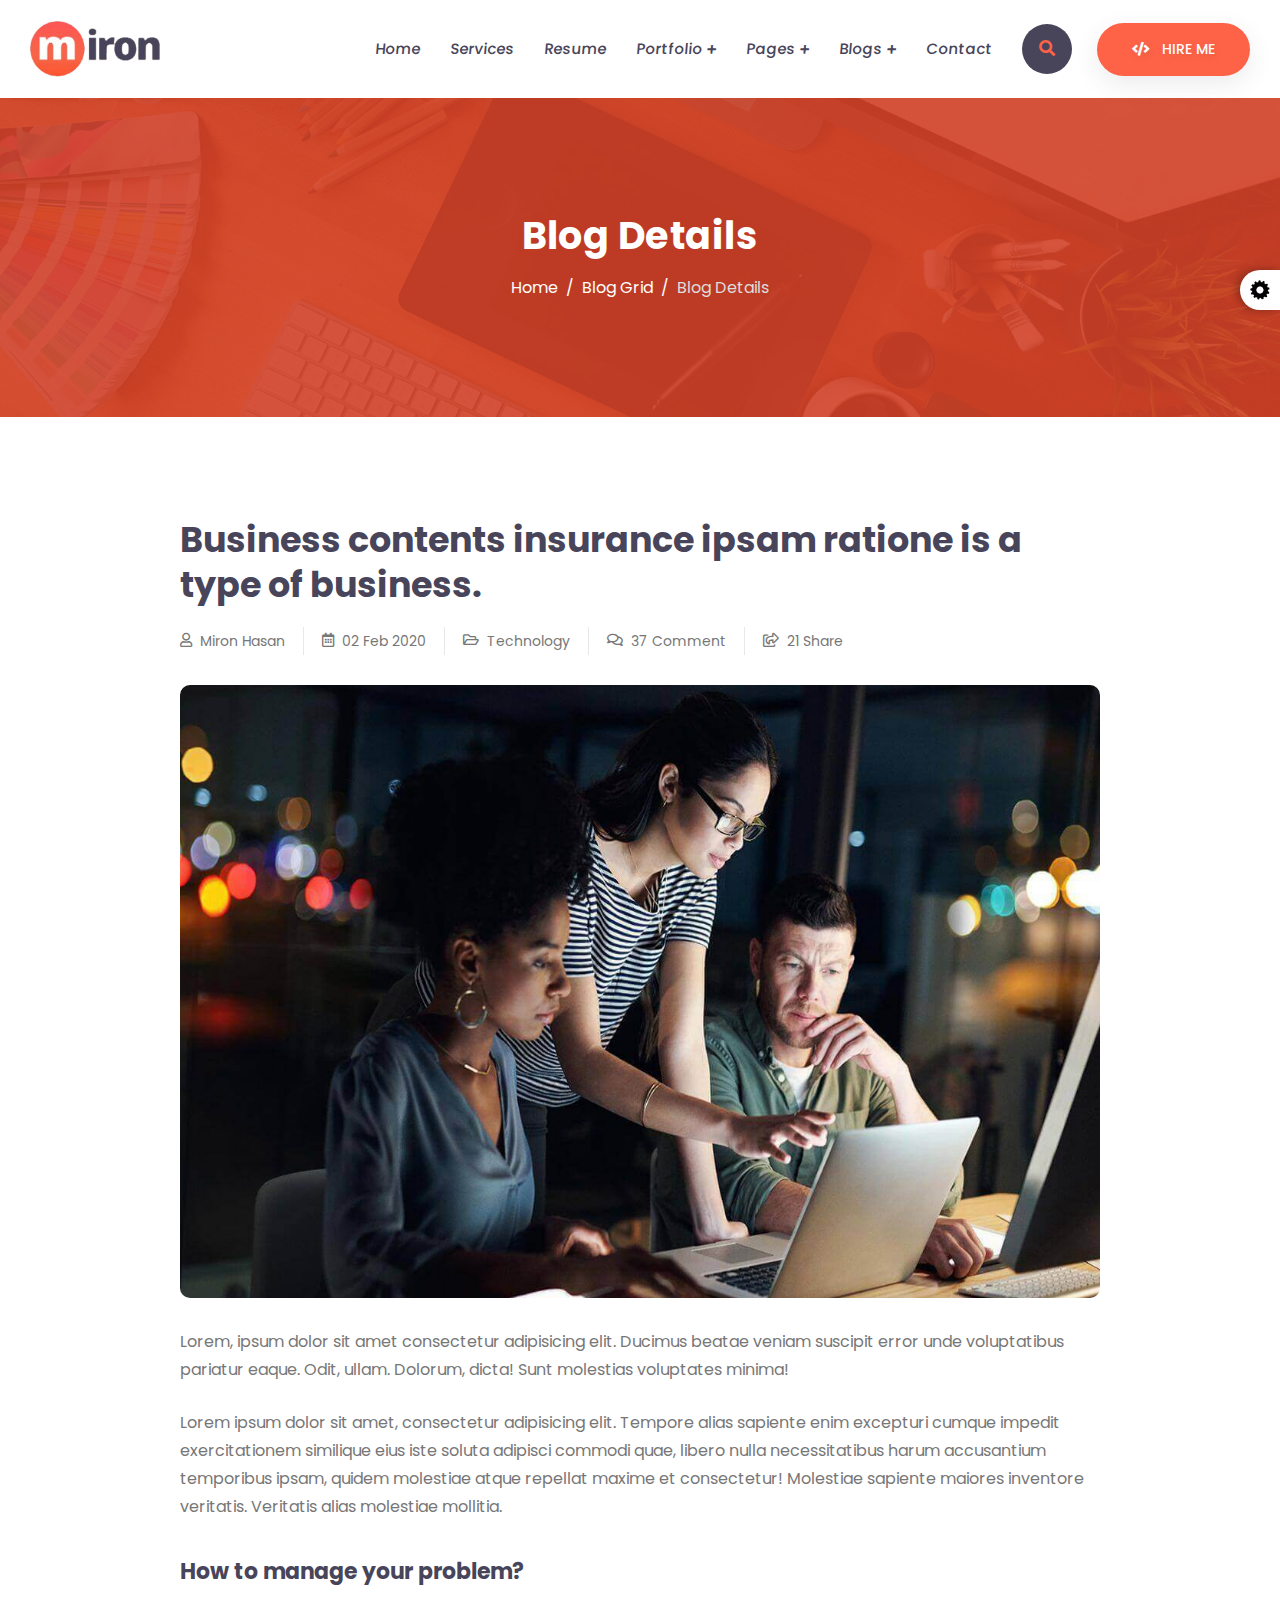
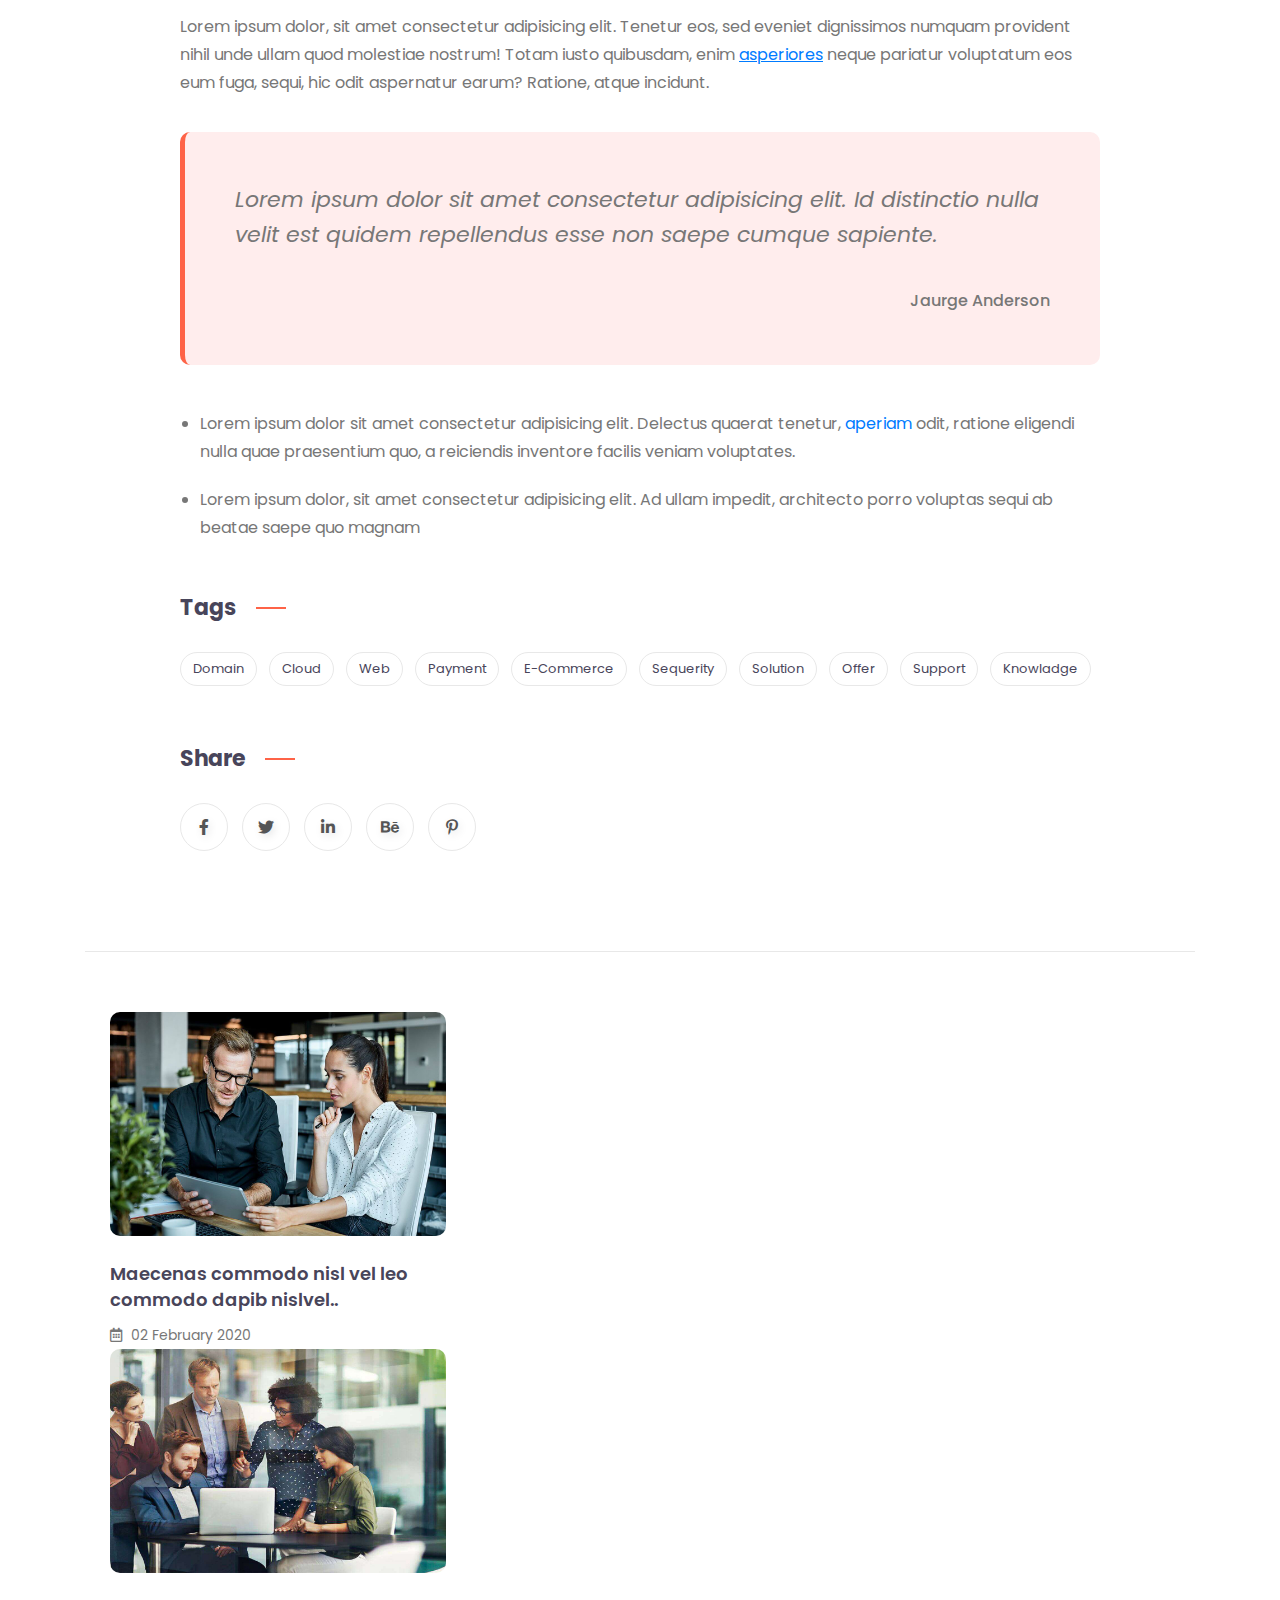
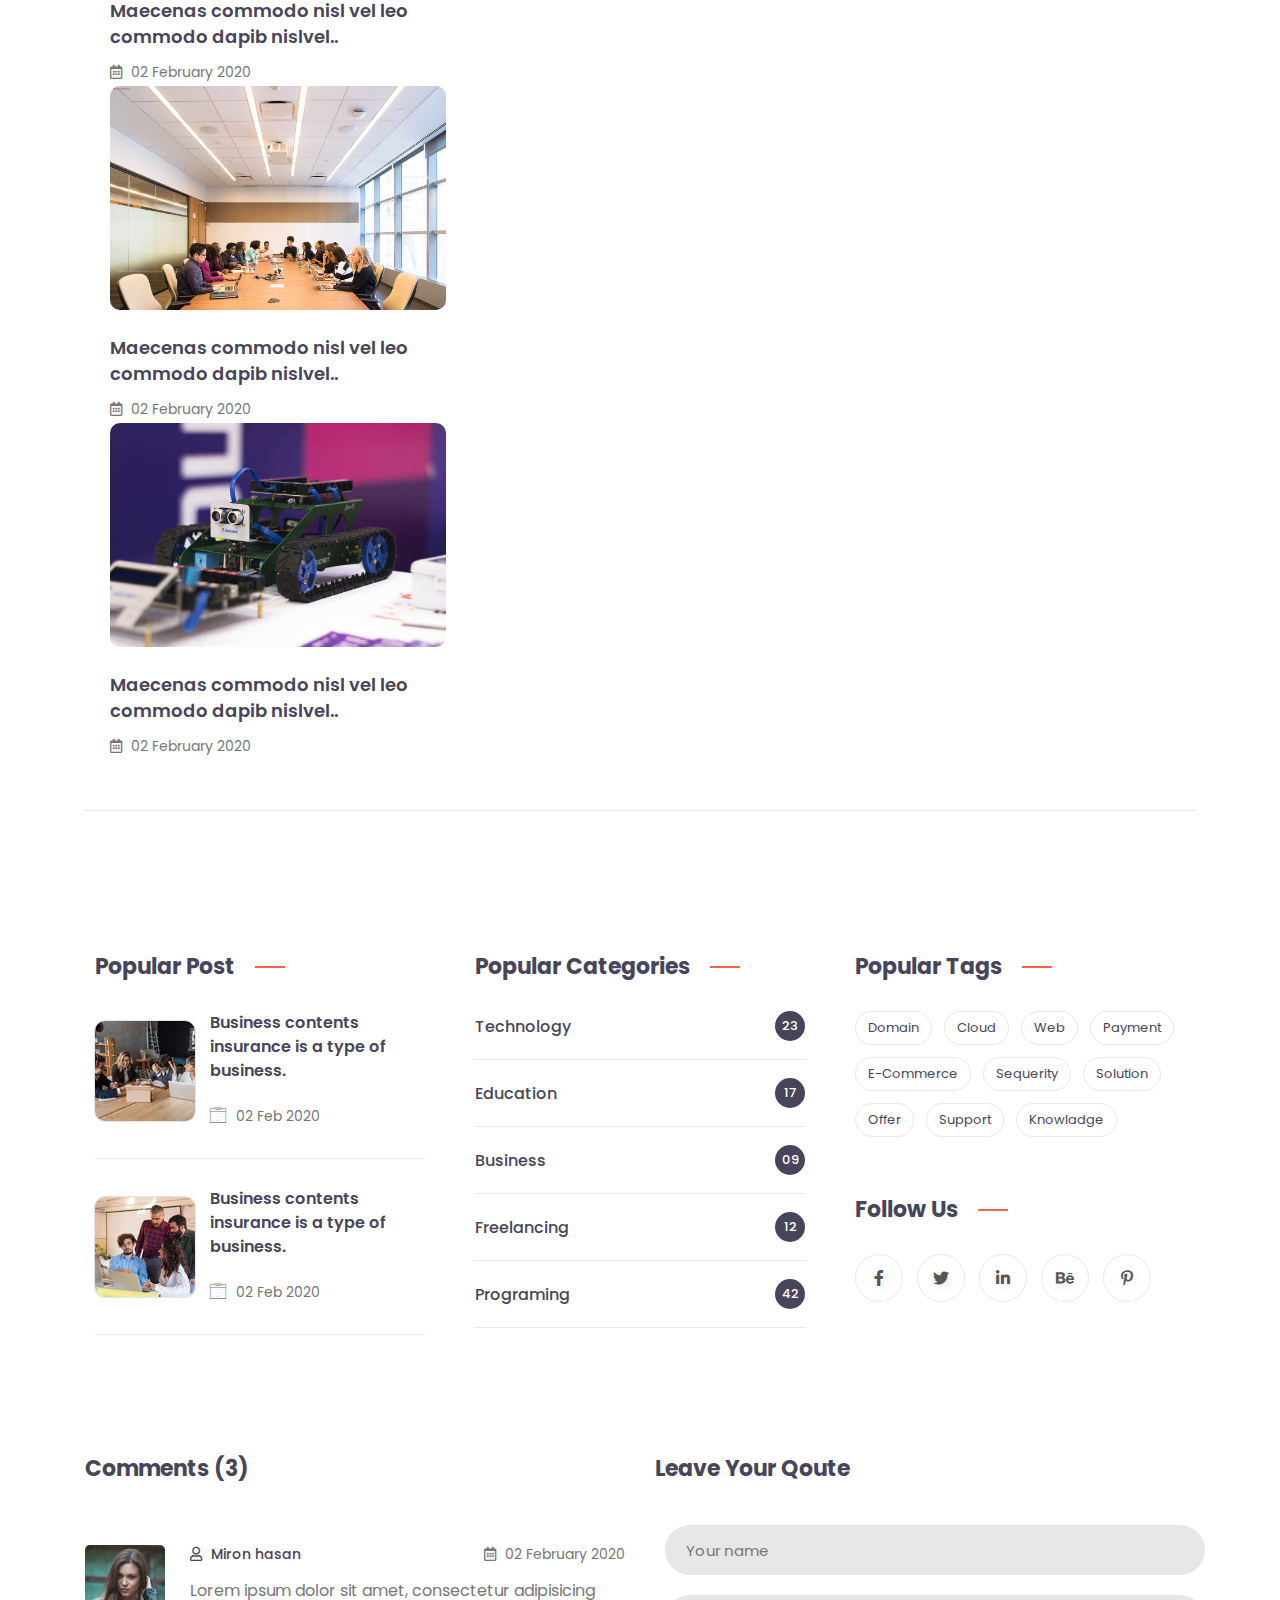
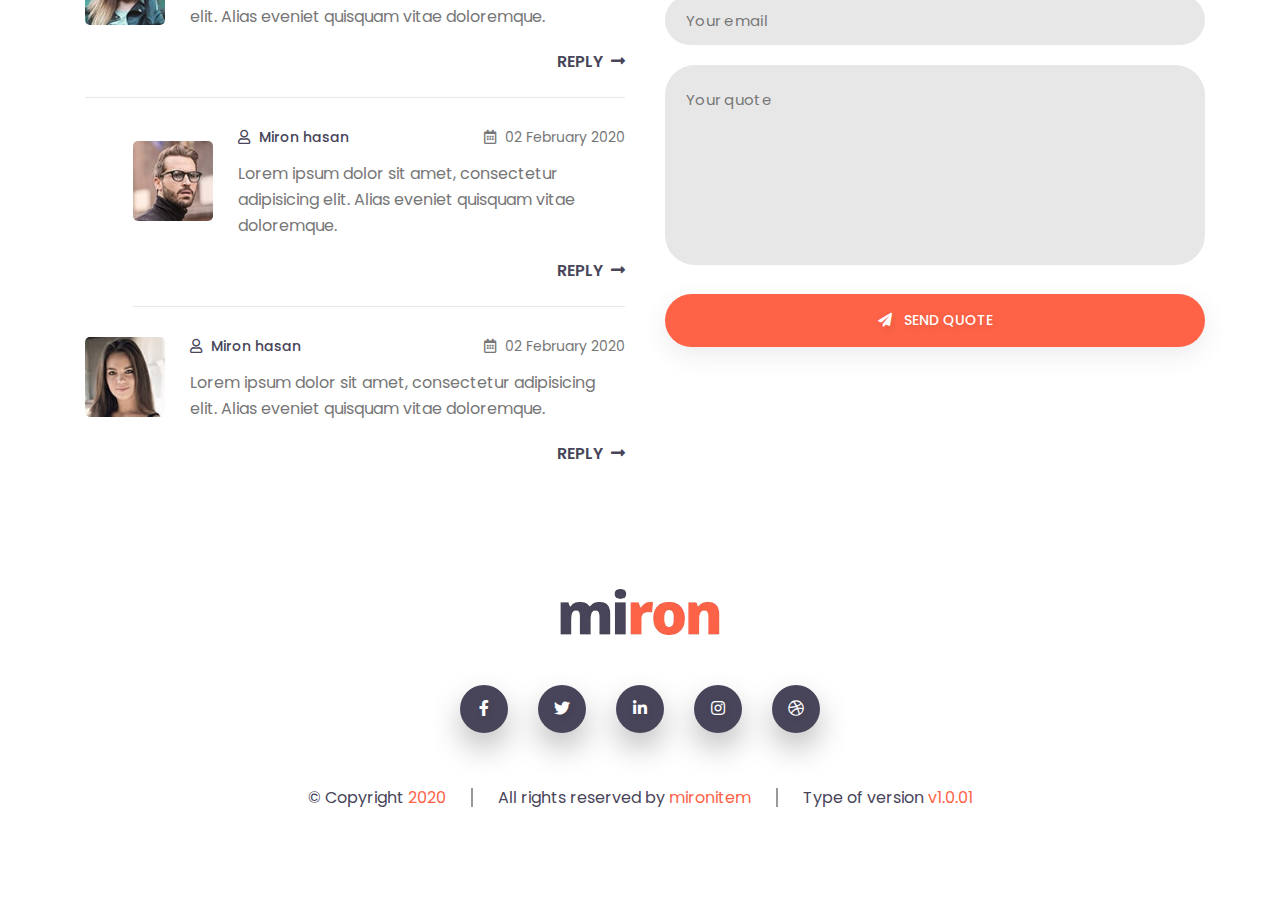
<file: blog-details.html>
<!DOCTYPE html>
<html lang="en">
    <head>
        <meta charset="UTF-8">
        <meta name="viewport" content="width=device-width, initial-scale=1, shrink-to-fit=no">
        <title>Miron - Blog Details</title>
        <!--=====================================
                    CSS LINK PART START
        =======================================-->
        <!-- FOR PAGE ICON -->
        <link rel="icon" href="assets/images/logo-icon.png">

        <!-- FOR FONT ICON -->
        <link rel="stylesheet" href="https://cdnjs.cloudflare.com/ajax/libs/font-awesome/5.14.0/css/all.min.css">
        <link rel="stylesheet" href="assets/icon/flaticon/index/flaticon.css">

        <!-- FOR SLICK SLIDER -->
        <link rel="stylesheet" href="assets/source/css/slick.css">

        <!-- FOR BOOTSTRAP -->
        <link rel="stylesheet" href="assets/source/css/bootstrap.min.css">

        <!-- FOR STYLE -->
        <link rel="stylesheet" href="assets/source/sass/light-theme.css" id="theme-link">
        <!--=====================================
                    CSS LINK PART END
        =======================================-->
    </head>
    <body>
        <!--=====================================
                    GEAR BUTTON PART START
        =======================================-->
        <a class="gear-btn" href="#">
            <img src="assets/images/gear.gif" alt="gear">
        </a>
        <!--=====================================
                    GEAR BUTTON PART END
        =======================================-->


        <!--=====================================
                    NAVBAR PART START
        =======================================-->
        <nav class="navbar-part">
            <div class="container">
                <div class="navbar-content">
                    <a class="navbar-logo" href="index.html"><img src="assets/images/logo.png" alt="logo"></a>
                    <button class="navbar-toggle" type="button"><i class="fas fa-bars"></i></button>
                    <div class="navbar-slide">
                        <a class="navbar-cross" href="#"><i class="fas fa-times"></i></a>
                        <ul class="navbar-list">
                            <li class="navbar-item"><a class="navbar-link" href="index.html">Home</a></li>
                            <li class="navbar-item"><a class="navbar-link" href="service.html">services</a></li>
                            <li class="navbar-item"><a class="navbar-link" href="resume.html">resume</a></li>
                            <li class="navbar-dropdown">
                                <a class="navbar-link dropdown-indicator" href="#">
                                    <span>portfolio</span>
                                    <i class="fas fa-plus"></i>
                                </a>
                                <ul class="dropdown-list">
                                    <li><a class="dropdown-link" href="portfolio-grid.html">Portfolio Grid</a></li>
                                    <li><a class="dropdown-link" href="portfolio-details.html">Portfolio Details</a></li>
                                </ul>
                            </li>
                            <li class="navbar-item navbar-dropdown">
                                <a class="navbar-link dropdown-indicator" href="#">
                                    <span>pages</span>
                                    <i class="fas fa-plus"></i>
                                </a>
                                <ul class="dropdown-list">
                                    <li><a class="dropdown-link" href="#">tutorial</a></li>
                                    <li><a class="dropdown-link" href="#">source code</a></li>
                                    <li><a class="dropdown-link" href="#">payment system</a></li>
                                </ul>
                            </li>
                            <li class="navbar-item navbar-dropdown">
                                <a class="navbar-link dropdown-indicator" href="#">
                                    <span>blogs</span>
                                    <i class="fas fa-plus"></i>
                                </a>
                                <ul class="dropdown-list">
                                    <li><a class="dropdown-link" href="blog-grid.html">Blog grid</a></li>
                                    <li><a class="dropdown-link" href="blog-details.html">blog details</a></li>
                                    <li><a class="dropdown-link" href="blog-grid-leftbar.html">blog grid leftbar</a></li>
                                    <li><a class="dropdown-link" href="blog-grid-rightbar.html">blog grid rightbar</a></li>
                                    <li><a class="dropdown-link" href="blog-details-leftbar.html">blog details leftbar</a></li>
                                    <li><a class="dropdown-link" href="blog-details-rightbar.html">blog details rightbar</a></li>
                                </ul>
                            </li>
                            <li class="navbar-item"><a class="navbar-link" href="contact.html">contact</a></li>
                        </ul>
                        <form class="navbar-src">
                            <input type="text" placeholder="Search for quick...">
                            <a href="#"><i class="fas fa-search"></i></a>
                        </form>
                        <div class="navbar-btn">
                            <a class="btn btn-inline" href="#">
                                <i class="fas fa-code"></i>
                                <span>hire me</span>
                            </a>
                        </div>
                    </div>
                </div>
            </div>
        </nav>
        <!--=====================================
                    NAVBAR PART END
        =======================================-->


        <!--=====================================
                  INNER BANNER PART START
        =======================================-->
        <section class="inner-banner single-banner">
            <div class="inner-oly">
                <div class="container">
                    <div class="row">
                        <div class="col-lg-12">
                            <div class="inner-content">
                                <h1>Blog Details</h1>
                                <ol class="breadcrumb">
                                    <li class="breadcrumb-item"><a href="index.html">Home</a></li>
                                    <li class="breadcrumb-item"><a href="blog-grid.html">blog grid</a></li>
                                    <li class="breadcrumb-item active" aria-current="page">Blog details</li>
                                </ol>
                            </div>
                        </div>
                    </div>
                </div>
            </div>
        </section>
        <!--=====================================
                  INNER BANNER PART END
        =======================================-->


        <!--=====================================
                  BLOG DETAILS PART START
        =======================================-->
        <section class="blog-details-part blog-details">
            <div class="container">
                <div class="row">
                    <div class="col-lg-10 mx-auto">
                        <div class="details-content">
                            <div class="details-title">
                                <h2><a href="#">Business contents insurance ipsam ratione is a type of business.</a></h2>
                            </div>
                            <ul class="details-meta">
                                <li>
                                    <i class="far fa-user"></i>
                                    <p>Miron Hasan</p>
                                </li>
                                <li>
                                    <i class="far fa-calendar-alt"></i>
                                    <p>02 Feb 2020</p>
                                </li>
                                <li>
                                    <i class="far fa-folder-open"></i>
                                    <p>Technology</p>
                                </li>
                                <li>
                                    <i class="far fa-comments"></i>
                                    <p>37 Comment</p>
                                </li>
                                <li>
                                    <i class="far fa-share-square"></i>
                                    <p>21 Share</p>
                                </li>
                            </ul>
                            <div class="details-img">
                                <img src="assets/images/blog-1.jpg" alt="blog-1">
                            </div>
                            <div class="details-descrip">
                                <p>Lorem, ipsum dolor sit amet consectetur adipisicing elit. Ducimus beatae veniam suscipit error unde voluptatibus pariatur eaque. Odit, ullam. Dolorum, dicta! Sunt molestias voluptates minima! <span>Lorem ipsum dolor sit amet, consectetur adipisicing elit. Tempore alias sapiente enim excepturi cumque impedit exercitationem similique eius iste soluta adipisci commodi quae, libero nulla necessitatibus harum accusantium temporibus ipsam, quidem molestiae atque repellat maxime et consectetur! Molestiae sapiente maiores inventore veritatis. Veritatis alias molestiae mollitia.</span></p>
                            </div>
                            <div class="details-subtitle">
                                <h4>How to manage your problem?</h4>
                                <p>Lorem ipsum dolor, sit amet consectetur adipisicing elit. Tenetur eos, sed eveniet dignissimos numquam provident nihil unde ullam quod molestiae nostrum! Totam iusto quibusdam, enim <a href="#">asperiores</a> neque pariatur voluptatum eos eum fuga, sequi, hic odit aspernatur earum? Ratione, atque incidunt.</p>
                            </div>
                            <div class="details-quote">
                                <p>Lorem ipsum dolor sit amet consectetur adipisicing elit. Id distinctio nulla velit est quidem repellendus esse non saepe cumque sapiente.</p>
                                <span>jaurge anderson</span>
                            </div>
                            <ul class="details-list">
                                <li><p>Lorem ipsum dolor sit amet consectetur adipisicing elit. Delectus quaerat tenetur, <a href="#">aperiam</a> odit, ratione eligendi nulla quae praesentium quo, a reiciendis inventore facilis veniam voluptates.</p></li>
                                <li><p>Lorem ipsum dolor, sit amet consectetur adipisicing elit. Ad ullam impedit, architecto porro voluptas sequi ab beatae saepe quo magnam</p></li>
                            </ul>
                            <div class="blog-bar-list blog-tag-list">
                                <h4>tags</h4>
                                <ul>
                                    <li><a href="#">domain</a></li>
                                    <li><a href="#">cloud</a></li>
                                    <li><a href="#">web</a></li>
                                    <li><a href="#">payment</a></li>
                                    <li><a href="#">E-commerce</a></li>
                                    <li><a href="#">Sequerity</a></li>
                                    <li><a href="#">solution</a></li>
                                    <li><a href="#">offer</a></li>
                                    <li><a href="#">support</a></li>
                                    <li><a href="#">knowladge</a></li>
                                </ul>
                            </div>
                            <div class="blog-bar-list blog-follow-list">
                                <h4>share</h4>
                                <ul>
                                    <li><a class="icon icon-outline" href="#"><i class="fab fa-facebook-f"></i></a></li>
                                    <li><a class="icon icon-outline" href="#"><i class="fab fa-twitter"></i></a></li>
                                    <li><a class="icon icon-outline" href="#"><i class="fab fa-linkedin-in"></i></a></li>
                                    <li><a class="icon icon-outline" href="#"><i class="fab fa-behance"></i></a></li>
                                    <li><a class="icon icon-outline" href="#"><i class="fab fa-pinterest-p"></i></a></li>
                                </ul>
                            </div>
                        </div>
                    </div>
                </div>
            </div>
        </section>
        <!--=====================================
                  BLOG DETAILS PART END
        =======================================-->


        <!--=====================================
                DETAILS SUGGEST PART START
        =======================================-->
        <section class="details-suggest-part">
            <div class="container">
                <div class="row">
                    <div class="col-lg-12">
                        <ul class="suggest-slider">
                            <li>
                                <img src="assets/images/blog-2.jpg" alt="blog-2">
                                <h5><a href="#">Maecenas commodo nisl vel leo commodo dapib nislvel..</a></h5>
                                <p>
                                    <i class="far fa-calendar-alt"></i> 
                                    02 February 2020
                                </p>
                            </li>
                            <li>
                                <img src="assets/images/blog-3.jpg" alt="blog-3">
                                <h5><a href="#">Maecenas commodo nisl vel leo commodo dapib nislvel..</a></h5>
                                <p>
                                    <i class="far fa-calendar-alt"></i> 
                                    02 February 2020
                                </p>
                            </li>
                            <li>
                                <img src="assets/images/blog-4.jpg" alt="blog-4">
                                <h5><a href="#">Maecenas commodo nisl vel leo commodo dapib nislvel..</a></h5>
                                <p>
                                    <i class="far fa-calendar-alt"></i> 
                                    02 February 2020
                                </p>
                            </li>
                            <li>
                                <img src="assets/images/blog-5.jpg" alt="blog-5">
                                <h5><a href="#">Maecenas commodo nisl vel leo commodo dapib nislvel..</a></h5>
                                <p>
                                    <i class="far fa-calendar-alt"></i> 
                                    02 February 2020
                                </p>
                            </li>
                        </ul>
                    </div>
                </div>
            </div>
        </section>
        <!--=====================================
                  DETAILS SUGGEST PART END
        =======================================-->


        <!--=====================================
                    BLOG BAR PART STAR
        =======================================-->
        <div class="blogbar-part">
            <div class="container">
                <div class="row">
                    <div class="col-lg-4">
                        <div class="blog-bar-list blog-suggest-list">
                            <h4>popular post</h4>
                            <div class="blog-suggest">
                                <div class="suggest-img">
                                    <a href="#"><img src="assets/images/suggest-1.jpg" alt="suggest-1"></a>
                                </div>
                                <div class="suggest-content">
                                    <div class="suggest-title">
                                        <h6><a href="#">Business contents insurance is a type of business.</a></h6>
                                    </div>
                                    <div class="suggest-date">
                                        <i class="flaticon-calendar"></i>
                                        <p>02 feb 2020</p>
                                    </div>
                                </div>
                            </div>
                            <div class="blog-suggest">
                                <div class="suggest-img">
                                    <a href="#"><img src="assets/images/suggest-2.jpg" alt="suggest-2"></a>
                                </div>
                                <div class="suggest-content">
                                    <div class="suggest-title">
                                        <h6><a href="#">Business contents insurance is a type of business.</a></h6>
                                    </div>
                                    <div class="suggest-date">
                                        <i class="flaticon-calendar"></i>
                                        <p>02 feb 2020</p>
                                    </div>
                                </div>
                            </div>
                        </div>
                    </div>
                    <div class="col-lg-4">
                        <div class="blog-bar-list blog-cate-list">
                            <h4>popular categories</h4>
                            <ul>
                                <li>
                                    <h6><a href="#">Technology</a></h6>
                                    <p>23</p>
                                </li>
                                <li>
                                    <h6><a href="#">Education</a></h6>
                                    <p>17</p>
                                </li>
                                <li>
                                    <h6><a href="#">Business</a></h6>
                                    <p>09</p>
                                </li>
                                <li>
                                    <h6><a href="#">Freelancing</a></h6>
                                    <p>12</p>
                                </li>
                                <li>
                                    <h6><a href="#">Programing</a></h6>
                                    <p>42</p>
                                </li>
                            </ul>
                        </div>
                    </div>
                    <div class="col-lg-4">
                        <div class="blog-bar-list blog-tag-list">
                            <h4>Popular tags</h4>
                            <ul>
                                <li><a href="#">domain</a></li>
                                <li><a href="#">cloud</a></li>
                                <li><a href="#">web</a></li>
                                <li><a href="#">payment</a></li>
                                <li><a href="#">E-commerce</a></li>
                                <li><a href="#">Sequerity</a></li>
                                <li><a href="#">solution</a></li>
                                <li><a href="#">offer</a></li>
                                <li><a href="#">support</a></li>
                                <li><a href="#">knowladge</a></li>
                            </ul>
                        </div>
                        <div class="blog-bar-list blog-follow-list">
                            <h4>follow us</h4>
                            <ul>
                                <li><a class="icon icon-outline" href="#"><i class="fab fa-facebook-f"></i></a></li>
                                <li><a class="icon icon-outline" href="#"><i class="fab fa-twitter"></i></a></li>
                                <li><a class="icon icon-outline" href="#"><i class="fab fa-linkedin-in"></i></a></li>
                                <li><a class="icon icon-outline" href="#"><i class="fab fa-behance"></i></a></li>
                                <li><a class="icon icon-outline" href="#"><i class="fab fa-pinterest-p"></i></a></li>
                            </ul>
                        </div>
                    </div>
                </div>
            </div>
        </div>
        <!--=====================================
                    BLOG BAR PART END
        =======================================-->


        <!--=====================================
                 DETAILS USER PART START
        =======================================-->
        <section class="blog-user-part">
            <div class="container">
                <div class="row">
                    <div class="col-md-12 col-lg-6">
                        <div class="user-comment">
                            <h4>Comments <span>(3)</span></h4>
                        </div>
                        <ul class="comment-list">
                            <li class="comment-item">
                                <div class="comment">
                                    <a href="#"><img src="assets/images/comment-1.jpg" alt="comment-1"></a>
                                    <div class="comment-text">
                                        <ul class="comment-header">
                                            <li>
                                                <a href="#">
                                                    <i class="far fa-user"></i>
                                                    Miron hasan
                                                </a>
                                            </li>
                                            <li>
                                                <i class="far fa-calendar-alt"></i> 
                                                02 February 2020
                                            </li>
                                        </ul>
                                        <p>Lorem ipsum dolor sit amet, consectetur adipisicing elit. Alias eveniet quisquam vitae doloremque.</p>
                                    </div>
                                </div>
                                <div class="comment-reply">
                                    <a href="#">reply<i class="fas fa-long-arrow-alt-right"></i></a>
                                </div>
                            </li>
                            <li class="comment-item ml-5">
                                <div class="comment">
                                    <a href="#"><img src="assets/images/comment-2.jpg" alt="comment-1"></a>
                                    <div class="comment-text">
                                        <ul class="comment-header">
                                            <li>
                                                <a href="#">
                                                    <i class="far fa-user"></i>
                                                    Miron hasan
                                                </a>
                                            </li>
                                            <li>
                                                <i class="far fa-calendar-alt"></i> 
                                                02 February 2020
                                            </li>
                                        </ul>
                                        <p>Lorem ipsum dolor sit amet, consectetur adipisicing elit. Alias eveniet quisquam vitae doloremque.</p>
                                    </div>
                                </div>
                                <div class="comment-reply">
                                    <a href="#">reply<i class="fas fa-long-arrow-alt-right"></i></a>
                                </div>
                            </li>
                            <li class="comment-item">
                                <div class="comment">
                                    <a href="#"><img src="assets/images/comment-3.jpg" alt="comment-1"></a>
                                    <div class="comment-text">
                                        <ul class="comment-header">
                                            <li>
                                                <a href="#">
                                                    <i class="far fa-user"></i>
                                                    Miron hasan
                                                </a>
                                            </li>
                                            <li>
                                                <i class="far fa-calendar-alt"></i> 
                                                02 February 2020
                                            </li>
                                        </ul>
                                        <p>Lorem ipsum dolor sit amet, consectetur adipisicing elit. Alias eveniet quisquam vitae doloremque.</p>
                                    </div>
                                </div>
                                <div class="comment-reply">
                                    <a href="#">reply<i class="fas fa-long-arrow-alt-right"></i></a>
                                </div>
                            </li>
                        </ul>
                    </div>
                    <div class="col-md-12 col-lg-6">
                        <div class="user-form">
                            <h4>Leave Your Qoute</h4>
                            <form class="form-block">
                                <input type="text" placeholder="Your name">
                                <input type="email" placeholder="Your email">
                                <textarea placeholder="Your quote"></textarea>
                                <button class="btn btn-inline">
                                    <i class="fas fa-paper-plane"></i>
                                    <span>send quote</span>
                                </button>
                            </form>
                        </div>
                    </div>
                </div>
            </div>
        </section>
        <!--=====================================
                   DETAILS USER PART END
        =======================================-->


        <!--=====================================
                    FOOTER PART START
        =======================================-->
        <section class="footer-part">
            <div class="container">
                <div class="row">
                    <div class="col-lg-12">
                        <div class="footer-logo">
                            <a href="#"><img src="assets/images/footer-logo.png" alt="footer-logo"></a>
                        </div>
                    </div>
                </div>
                <div class="row">
                    <div class="col-lg-12">
                        <ul class="footer-icon">
                            <li><a class="icon icon-inline" target="_blank" href="https://facebook.com/mironcoder/"><i class="fab fa-facebook-f"></i></a></li>
                            <li><a class="icon icon-inline" target="_blank" href="https://twitter.com/mironcoder/"><i class="fab fa-twitter"></i></a></li>
                            <li><a class="icon icon-inline" target="_blank" href="https://linkedin.com/in/mironcoder/"><i class="fab fa-linkedin-in"></i></a></li>
                            <li><a class="icon icon-inline" target="_blank" href="https://instagram.com/mironcoder"><i class="fab fa-instagram"></i></a></li>
                            <li><a class="icon icon-inline" target="_blank" href="https://dribbble.com/mironcoder/"><i class="fab fa-dribbble"></i></a></li>
                        </ul>
                    </div>
                </div>
                <div class="row">
                    <div class="col-lg-12">
                        <ul class="footer-text">
                            <li><h6>&copy; Copyright <span>2020</span></h6></li>
                            <li><h6>All rights reserved by <a href="#">mironitem</a></h6></li>
                            <li><h6>Type of version <span>v1.0.01</span></h6></li>
                        </ul>
                    </div>
                </div>
            </div>
        </section>
        <!--=====================================
                    FOOTER PART END
        =======================================-->
        

        <!--=====================================
                    JS LINK PART START
        =======================================-->
        <!-- FOR BOOTSTRAP -->
        <script src="assets/source/js/jquery-1.12.4.min.js"></script>
        <script src="assets/source/js/popper.min.js"></script>
        <script src="assets/source/js/bootstrap.min.js"></script>

        <!-- FOR SLICK SLIDER -->
        <script src="assets/source/js/slick.min.js"></script>
        <script src="assets/source/js/slick.js"></script>

        <!-- FOR COUNTERUP -->
        <script src="assets/source/js/counterup.min.js"></script>
        <script src="assets/source/js/waypoints.min.js"></script>
        <script src="assets/source/js/counterup.js"></script>

        <!-- FOR INTERACTION -->
        <script src="assets/source/js/main.js"></script>
        <!--=====================================
                    JS LINK PART END
        =======================================-->
    </body>
</html>
</file>
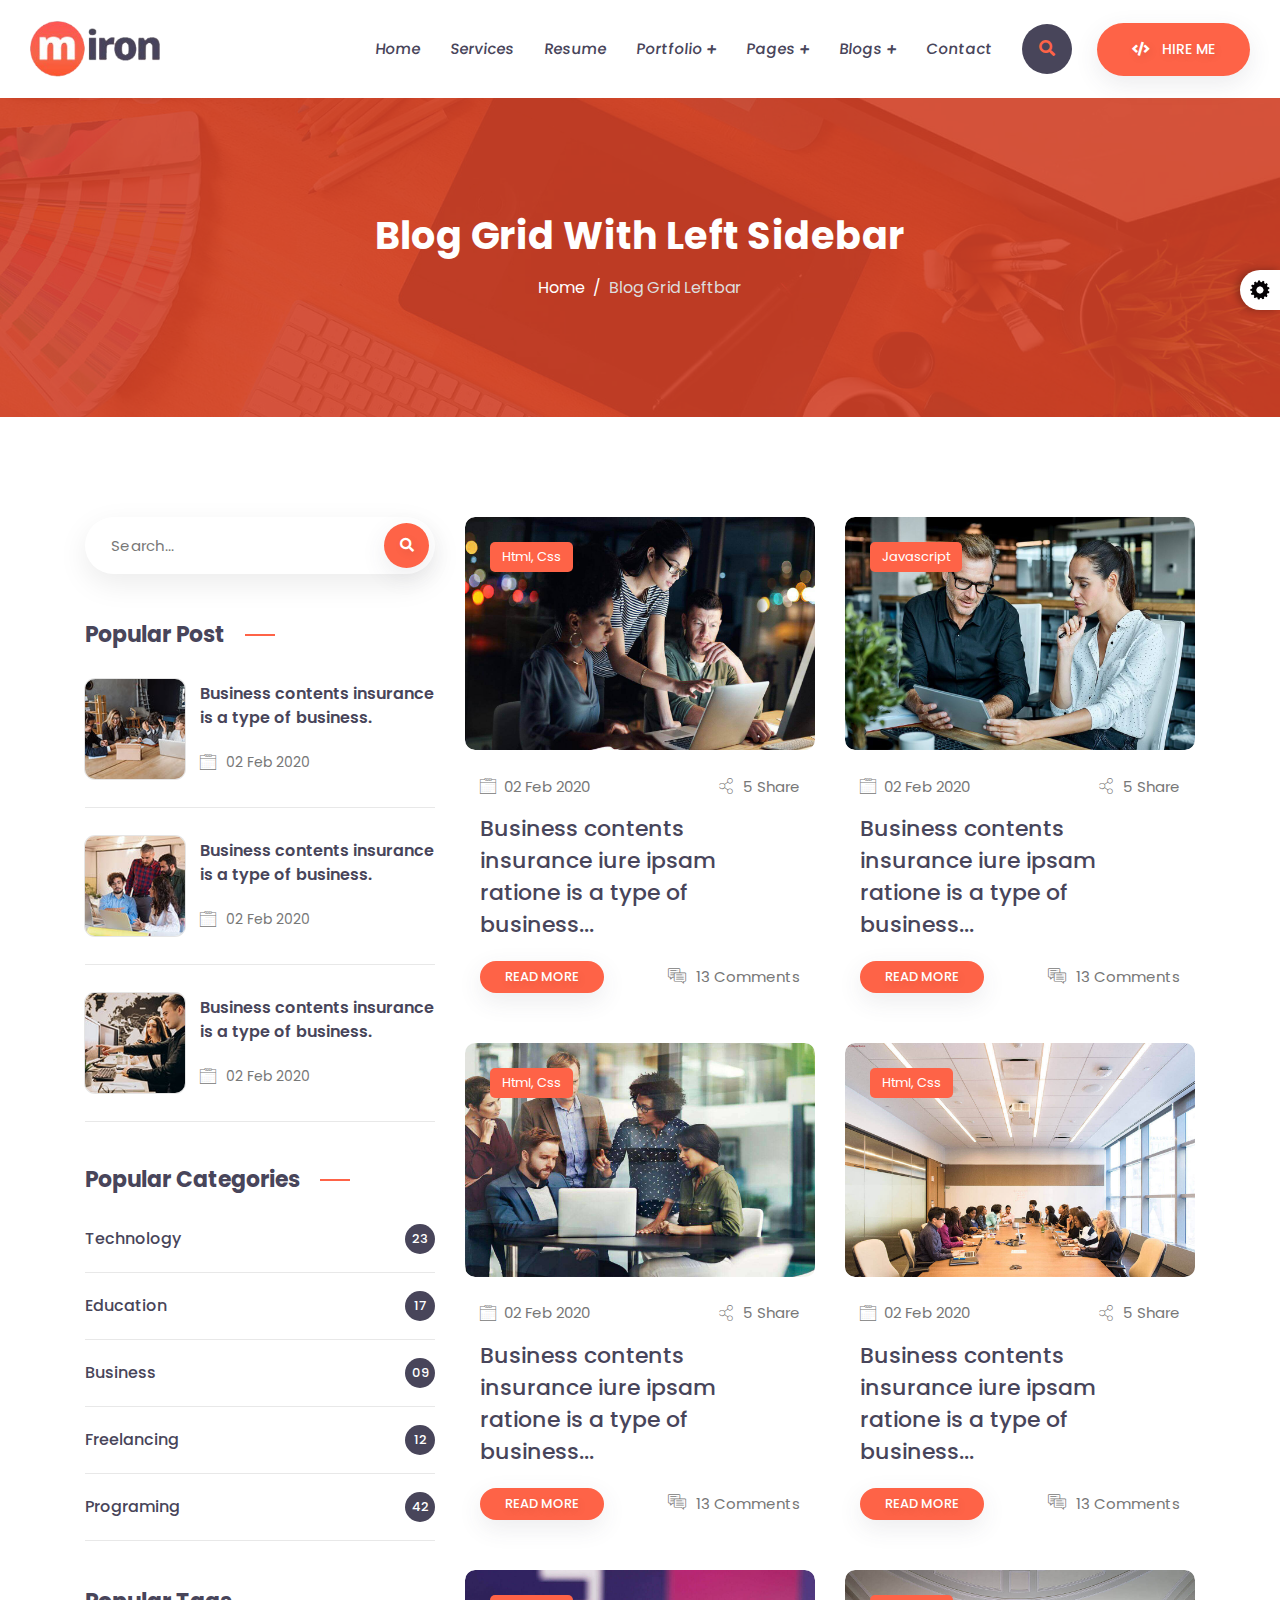
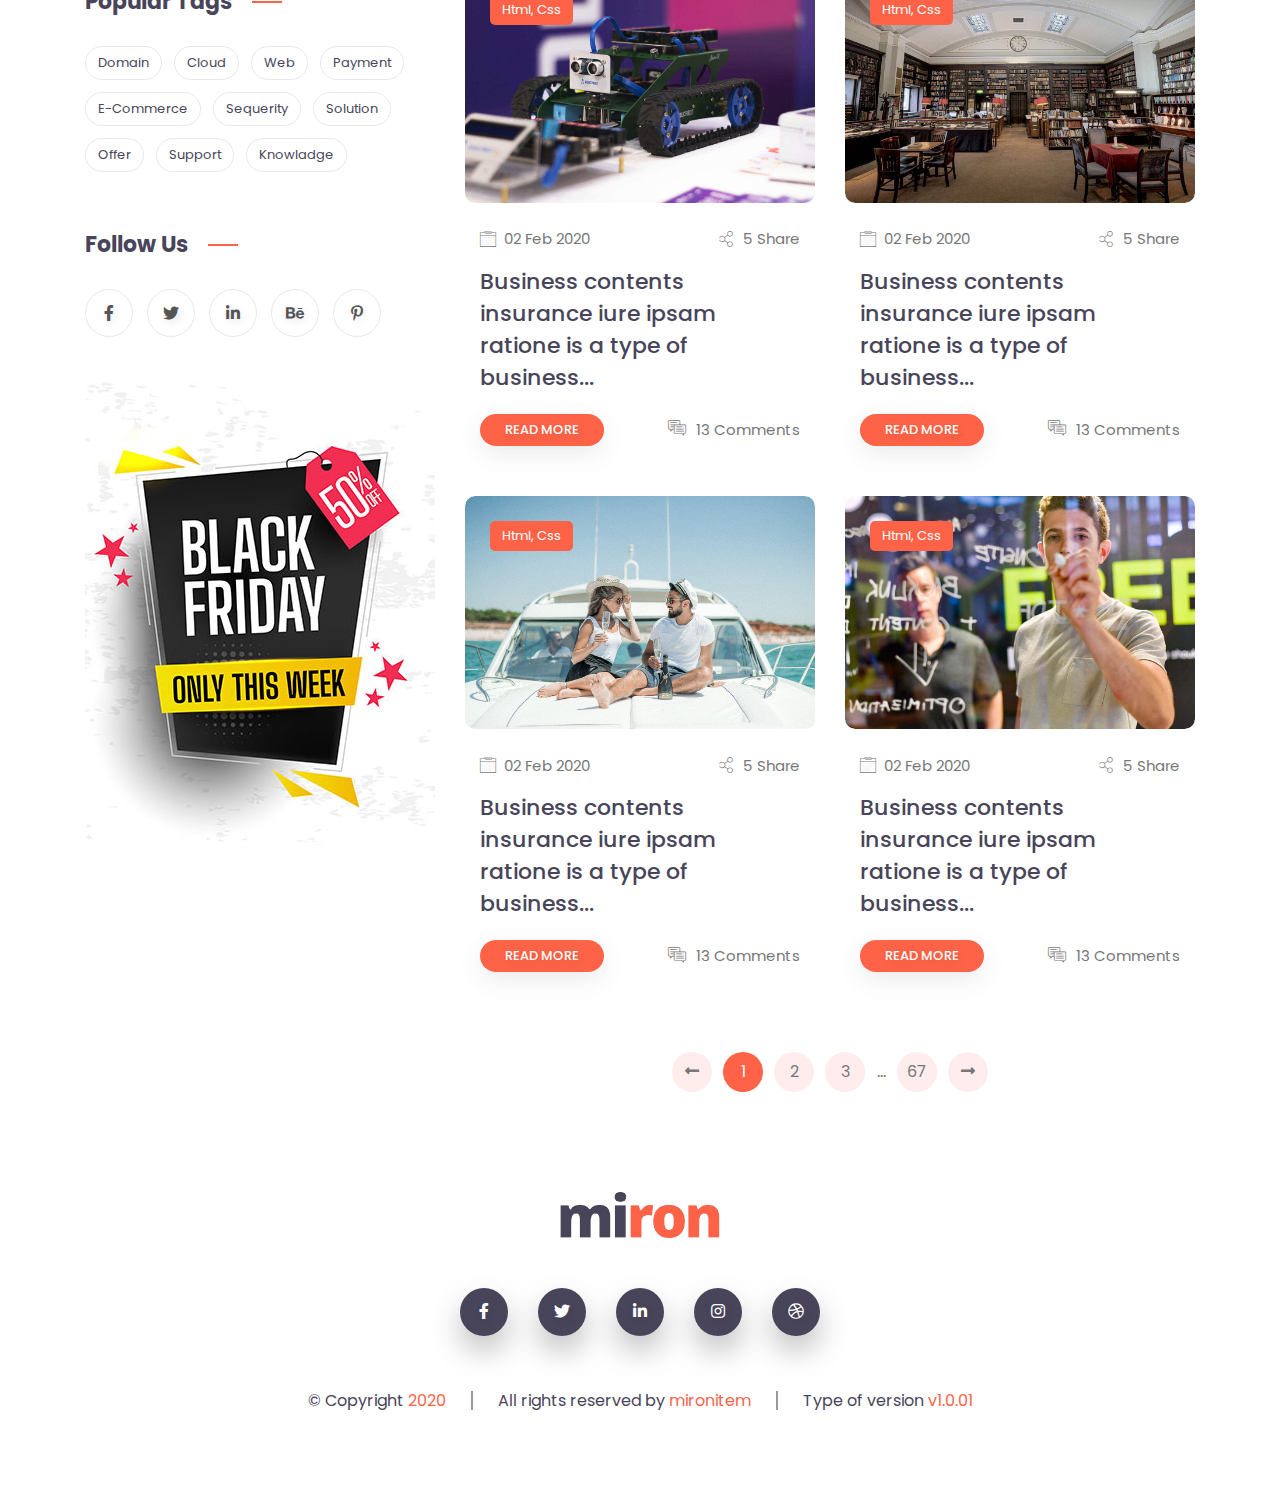
<file: blog-grid-leftbar.html>
<!DOCTYPE html>
<html lang="en">
    <head>
        <meta charset="UTF-8">
        <meta name="viewport" content="width=device-width, initial-scale=1, shrink-to-fit=no">
        <title>Miron - Blog Grid Leftbar</title>
        <!--=====================================
                    CSS LINK PART START
        =======================================-->
        <!-- FOR PAGE ICON -->
        <link rel="icon" href="assets/images/logo-icon.png">

        <!-- FOR FONT ICON -->
        <link rel="stylesheet" href="https://cdnjs.cloudflare.com/ajax/libs/font-awesome/5.14.0/css/all.min.css">
        <link rel="stylesheet" href="assets/icon/flaticon/index/flaticon.css">

        <!-- FOR SLICK SLIDER -->
        <link rel="stylesheet" href="assets/source/css/slick.css">

        <!-- FOR BOOTSTRAP -->
        <link rel="stylesheet" href="assets/source/css/bootstrap.min.css">

        <!-- FOR STYLE -->
        <link rel="stylesheet" href="assets/source/sass/light-theme.css" id="theme-link">
        <!--=====================================
                    CSS LINK PART END
        =======================================-->
    </head>
    <body>
        <!--=====================================
                    GEAR BUTTON PART START
        =======================================-->
        <a class="gear-btn" href="#">
            <img src="assets/images/gear.gif" alt="gear">
        </a>
        <!--=====================================
                    GEAR BUTTON PART END
        =======================================-->


        <!--=====================================
                    NAVBAR PART START
        =======================================-->
        <nav class="navbar-part">
            <div class="container">
                <div class="navbar-content">
                    <a class="navbar-logo" href="index.html"><img src="assets/images/logo.png" alt="logo"></a>
                    <button class="navbar-toggle" type="button"><i class="fas fa-bars"></i></button>
                    <div class="navbar-slide">
                        <a class="navbar-cross" href="#"><i class="fas fa-times"></i></a>
                        <ul class="navbar-list">
                            <li class="navbar-item"><a class="navbar-link" href="index.html">Home</a></li>
                            <li class="navbar-item"><a class="navbar-link" href="service.html">services</a></li>
                            <li class="navbar-item"><a class="navbar-link" href="resume.html">resume</a></li>
                            <li class="navbar-dropdown">
                                <a class="navbar-link dropdown-indicator" href="#">
                                    <span>portfolio</span>
                                    <i class="fas fa-plus"></i>
                                </a>
                                <ul class="dropdown-list">
                                    <li><a class="dropdown-link" href="portfolio-grid.html">Portfolio Grid</a></li>
                                    <li><a class="dropdown-link" href="portfolio-details.html">Portfolio Details</a></li>
                                </ul>
                            </li>
                            <li class="navbar-item navbar-dropdown">
                                <a class="navbar-link dropdown-indicator" href="#">
                                    <span>pages</span>
                                    <i class="fas fa-plus"></i>
                                </a>
                                <ul class="dropdown-list">
                                    <li><a class="dropdown-link" href="#">tutorial</a></li>
                                    <li><a class="dropdown-link" href="#">source code</a></li>
                                    <li><a class="dropdown-link" href="#">payment system</a></li>
                                </ul>
                            </li>
                            <li class="navbar-item navbar-dropdown">
                                <a class="navbar-link dropdown-indicator" href="#">
                                    <span>blogs</span>
                                    <i class="fas fa-plus"></i>
                                </a>
                                <ul class="dropdown-list">
                                    <li><a class="dropdown-link" href="blog-grid.html">Blog grid</a></li>
                                    <li><a class="dropdown-link" href="blog-details.html">blog details</a></li>
                                    <li><a class="dropdown-link" href="blog-grid-leftbar.html">blog grid leftbar</a></li>
                                    <li><a class="dropdown-link" href="blog-grid-rightbar.html">blog grid rightbar</a></li>
                                    <li><a class="dropdown-link" href="blog-details-leftbar.html">blog details leftbar</a></li>
                                    <li><a class="dropdown-link" href="blog-details-rightbar.html">blog details rightbar</a></li>
                                </ul>
                            </li>
                            <li class="navbar-item"><a class="navbar-link" href="contact.html">contact</a></li>
                        </ul>
                        <form class="navbar-src">
                            <input type="text" placeholder="Search for quick...">
                            <a href="#"><i class="fas fa-search"></i></a>
                        </form>
                        <div class="navbar-btn">
                            <a class="btn btn-inline" href="#">
                                <i class="fas fa-code"></i>
                                <span>hire me</span>
                            </a>
                        </div>
                    </div>
                </div>
            </div>
        </nav>
        <!--=====================================
                    NAVBAR PART END
        =======================================-->


        <!--=====================================
                  INNER BANNER PART START
        =======================================-->
        <section class="inner-banner single-banner">
            <div class="inner-oly">
                <div class="container">
                    <div class="row">
                        <div class="col-lg-12">
                            <div class="inner-content">
                                <h1>Blog grid with left sidebar</h1>
                                <ol class="breadcrumb">
                                    <li class="breadcrumb-item"><a href="index.html">Home</a></li>
                                    <li class="breadcrumb-item active" aria-current="page">Blog grid leftbar</li>
                                </ol>
                            </div>
                        </div>
                    </div>
                </div>
            </div>
        </section>
        <!--=====================================
                  INNER BANNER PART END
        =======================================-->


        <!--=====================================
                    BLOG LIST PART START
        =======================================-->
        <section class="blog-list-part">
            <div class="container">
                <div class="row content-reverse">
                    <div class="col-lg-4">
                        <div class="row">
                            <div class="col-lg-12">
                                <form class="form-round-grid blog-bar-src">
                                    <input type="text" placeholder="Search...">
                                    <button class="btn btn-inline"><i class="fas fa-search"></i></button>
                                </form>
                            </div>
                            <div class="col-md-7 col-lg-12">
                                <div class="blog-bar-list blog-suggest-list">
                                    <h4>popular post</h4>
                                    <div class="blog-suggest">
                                        <div class="suggest-img">
                                            <a href="#"><img src="assets/images/suggest-1.jpg" alt="suggest-1"></a>
                                        </div>
                                        <div class="suggest-content">
                                            <div class="suggest-title">
                                                <h6><a href="#">Business contents insurance is a type of business.</a></h6>
                                            </div>
                                            <div class="suggest-date">
                                                <i class="flaticon-calendar"></i>
                                                <p>02 feb 2020</p>
                                            </div>
                                        </div>
                                    </div>
                                    <div class="blog-suggest">
                                        <div class="suggest-img">
                                            <a href="#"><img src="assets/images/suggest-2.jpg" alt="suggest-2"></a>
                                        </div>
                                        <div class="suggest-content">
                                            <div class="suggest-title">
                                                <h6><a href="#">Business contents insurance is a type of business.</a></h6>
                                            </div>
                                            <div class="suggest-date">
                                                <i class="flaticon-calendar"></i>
                                                <p>02 feb 2020</p>
                                            </div>
                                        </div>
                                    </div>
                                    <div class="blog-suggest">
                                        <div class="suggest-img">
                                            <a href="#"><img src="assets/images/suggest-3.jpg" alt="suggest-3"></a>
                                        </div>
                                        <div class="suggest-content">
                                            <div class="suggest-title">
                                                <h6><a href="#">Business contents insurance is a type of business.</a></h6>
                                            </div>
                                            <div class="suggest-date">
                                                <i class="flaticon-calendar"></i>
                                                <p>02 feb 2020</p>
                                            </div>
                                        </div>
                                    </div>
                                </div>
                            </div>
                            <div class="col-md-5 col-lg-12">
                                <div class="blog-bar-list blog-cate-list">
                                    <h4>popular categories</h4>
                                    <ul>
                                        <li>
                                            <h6><a href="#">Technology</a></h6>
                                            <p>23</p>
                                        </li>
                                        <li>
                                            <h6><a href="#">Education</a></h6>
                                            <p>17</p>
                                        </li>
                                        <li>
                                            <h6><a href="#">Business</a></h6>
                                            <p>09</p>
                                        </li>
                                        <li>
                                            <h6><a href="#">Freelancing</a></h6>
                                            <p>12</p>
                                        </li>
                                        <li>
                                            <h6><a href="#">Programing</a></h6>
                                            <p>42</p>
                                        </li>
                                    </ul>
                                </div>
                            </div>
                            <div class="col-md-6 col-lg-12">
                                <div class="blog-bar-list blog-tag-list">
                                    <h4>Popular tags</h4>
                                    <ul>
                                        <li><a href="#">domain</a></li>
                                        <li><a href="#">cloud</a></li>
                                        <li><a href="#">web</a></li>
                                        <li><a href="#">payment</a></li>
                                        <li><a href="#">E-commerce</a></li>
                                        <li><a href="#">Sequerity</a></li>
                                        <li><a href="#">solution</a></li>
                                        <li><a href="#">offer</a></li>
                                        <li><a href="#">support</a></li>
                                        <li><a href="#">knowladge</a></li>
                                    </ul>
                                </div>
                            </div>
                            <div class="col-md-6 col-lg-12">
                                <div class="blog-bar-list blog-follow-list">
                                    <h4>follow us</h4>
                                    <ul>
                                        <li><a class="icon icon-outline" href="#"><i class="fab fa-facebook-f"></i></a></li>
                                        <li><a class="icon icon-outline" href="#"><i class="fab fa-twitter"></i></a></li>
                                        <li><a class="icon icon-outline" href="#"><i class="fab fa-linkedin-in"></i></a></li>
                                        <li><a class="icon icon-outline" href="#"><i class="fab fa-behance"></i></a></li>
                                        <li><a class="icon icon-outline" href="#"><i class="fab fa-pinterest-p"></i></a></li>
                                    </ul>
                                </div>
                            </div>
                            <div class="col-lg-12">
                                <div class="blog-banner-ad">
                                    <img src="assets/images/banner-ad.jpg" alt="banner-ad">
                                </div>
                            </div>
                        </div>
                    </div>
                    <div class="col-md-12 col-lg-8">
                        <div class="row">
                            <div class="col-md-6 col-lg-6">
                                <div class="blog-card">
                                    <div class="blog-img">
                                        <img src="assets/images/blog-1.jpg" alt="blog-1">
                                        <div class="blog-oly">
                                            <p>html, css</p>
                                        </div>
                                    </div>
                                    <div class="blog-content">
                                        <ul class="blog-meta">
                                            <li>
                                                <i class="flaticon-calendar"></i>
                                                <p>02 feb 2020</p>
                                            </li>
                                            <li>
                                                <i class="flaticon-share"></i>
                                                <p>5 share</p>
                                            </li>
                                        </ul>
                                        <div class="blog-text">
                                            <h4><a href="#">Business contents insurance iure ipsam ratione is a type of business...</a></h4>
                                        </div>
                                        <ul class="blog-link">
                                            <li>
                                                <a class="btn btn-inline" href="#">read more</a>
                                            </li>
                                            <li>
                                                <i class="flaticon-chat"></i>
                                                <p>13 comments</p>
                                            </li>
                                        </ul>
                                    </div>
                                </div>
                            </div>
                            <div class="col-md-6 col-lg-6">
                                <div class="blog-card">
                                    <div class="blog-img">
                                        <img src="assets/images/blog-2.jpg" alt="blog-2">
                                        <div class="blog-oly">
                                            <p>javascript</p>
                                        </div>
                                    </div>
                                    <div class="blog-content">
                                        <ul class="blog-meta">
                                            <li>
                                                <i class="flaticon-calendar"></i>
                                                <p>02 feb 2020</p>
                                            </li>
                                            <li>
                                                <i class="flaticon-share"></i>
                                                <p>5 share</p>
                                            </li>
                                        </ul>
                                        <div class="blog-text">
                                            <h4><a href="#">Business contents insurance iure ipsam ratione is a type of business...</a></h4>
                                        </div>
                                        <ul class="blog-link">
                                            <li>
                                                <a class="btn btn-inline" href="#">read more</a>
                                            </li>
                                            <li>
                                                <i class="flaticon-chat"></i>
                                                <p>13 comments</p>
                                            </li>
                                        </ul>
                                    </div>
                                </div>
                            </div>
                            <div class="col-md-6 col-lg-6">
                                <div class="blog-card">
                                    <div class="blog-img">
                                        <img src="assets/images/blog-3.jpg" alt="blog-3">
                                        <div class="blog-oly">
                                            <p>html, css</p>
                                        </div>
                                    </div>
                                    <div class="blog-content">
                                        <ul class="blog-meta">
                                            <li>
                                                <i class="flaticon-calendar"></i>
                                                <p>02 feb 2020</p>
                                            </li>
                                            <li>
                                                <i class="flaticon-share"></i>
                                                <p>5 share</p>
                                            </li>
                                        </ul>
                                        <div class="blog-text">
                                            <h4><a href="#">Business contents insurance iure ipsam ratione is a type of business...</a></h4>
                                        </div>
                                        <ul class="blog-link">
                                            <li>
                                                <a class="btn btn-inline" href="#">read more</a>
                                            </li>
                                            <li>
                                                <i class="flaticon-chat"></i>
                                                <p>13 comments</p>
                                            </li>
                                        </ul>
                                    </div>
                                </div>
                            </div>
                            <div class="col-md-6 col-lg-6">
                                <div class="blog-card">
                                    <div class="blog-img">
                                        <img src="assets/images/blog-4.jpg" alt="blog-4">
                                        <div class="blog-oly">
                                            <p>html, css</p>
                                        </div>
                                    </div>
                                    <div class="blog-content">
                                        <ul class="blog-meta">
                                            <li>
                                                <i class="flaticon-calendar"></i>
                                                <p>02 feb 2020</p>
                                            </li>
                                            <li>
                                                <i class="flaticon-share"></i>
                                                <p>5 share</p>
                                            </li>
                                        </ul>
                                        <div class="blog-text">
                                            <h4><a href="#">Business contents insurance iure ipsam ratione is a type of business...</a></h4>
                                        </div>
                                        <ul class="blog-link">
                                            <li>
                                                <a class="btn btn-inline" href="#">read more</a>
                                            </li>
                                            <li>
                                                <i class="flaticon-chat"></i>
                                                <p>13 comments</p>
                                            </li>
                                        </ul>
                                    </div>
                                </div>
                            </div>
                            <div class="col-md-6 col-lg-6">
                                <div class="blog-card">
                                    <div class="blog-img">
                                        <img src="assets/images/blog-5.jpg" alt="blog-5">
                                        <div class="blog-oly">
                                            <p>html, css</p>
                                        </div>
                                    </div>
                                    <div class="blog-content">
                                        <ul class="blog-meta">
                                            <li>
                                                <i class="flaticon-calendar"></i>
                                                <p>02 feb 2020</p>
                                            </li>
                                            <li>
                                                <i class="flaticon-share"></i>
                                                <p>5 share</p>
                                            </li>
                                        </ul>
                                        <div class="blog-text">
                                            <h4><a href="#">Business contents insurance iure ipsam ratione is a type of business...</a></h4>
                                        </div>
                                        <ul class="blog-link">
                                            <li>
                                                <a class="btn btn-inline" href="#">read more</a>
                                            </li>
                                            <li>
                                                <i class="flaticon-chat"></i>
                                                <p>13 comments</p>
                                            </li>
                                        </ul>
                                    </div>
                                </div>
                            </div>
                            <div class="col-md-6 col-lg-6">
                                <div class="blog-card">
                                    <div class="blog-img">
                                        <img src="assets/images/blog-6.jpg" alt="blog-6">
                                        <div class="blog-oly">
                                            <p>html, css</p>
                                        </div>
                                    </div>
                                    <div class="blog-content">
                                        <ul class="blog-meta">
                                            <li>
                                                <i class="flaticon-calendar"></i>
                                                <p>02 feb 2020</p>
                                            </li>
                                            <li>
                                                <i class="flaticon-share"></i>
                                                <p>5 share</p>
                                            </li>
                                        </ul>
                                        <div class="blog-text">
                                            <h4><a href="#">Business contents insurance iure ipsam ratione is a type of business...</a></h4>
                                        </div>
                                        <ul class="blog-link">
                                            <li>
                                                <a class="btn btn-inline" href="#">read more</a>
                                            </li>
                                            <li>
                                                <i class="flaticon-chat"></i>
                                                <p>13 comments</p>
                                            </li>
                                        </ul>
                                    </div>
                                </div>
                            </div>
                            <div class="col-md-6 col-lg-6">
                                <div class="blog-card">
                                    <div class="blog-img">
                                        <img src="assets/images/blog-7.jpg" alt="blog-7">
                                        <div class="blog-oly">
                                            <p>html, css</p>
                                        </div>
                                    </div>
                                    <div class="blog-content">
                                        <ul class="blog-meta">
                                            <li>
                                                <i class="flaticon-calendar"></i>
                                                <p>02 feb 2020</p>
                                            </li>
                                            <li>
                                                <i class="flaticon-share"></i>
                                                <p>5 share</p>
                                            </li>
                                        </ul>
                                        <div class="blog-text">
                                            <h4><a href="#">Business contents insurance iure ipsam ratione is a type of business...</a></h4>
                                        </div>
                                        <ul class="blog-link">
                                            <li>
                                                <a class="btn btn-inline" href="#">read more</a>
                                            </li>
                                            <li>
                                                <i class="flaticon-chat"></i>
                                                <p>13 comments</p>
                                            </li>
                                        </ul>
                                    </div>
                                </div>
                            </div>
                            <div class="col-md-6 col-lg-6">
                                <div class="blog-card">
                                    <div class="blog-img">
                                        <img src="assets/images/blog-8.jpg" alt="blog-8">
                                        <div class="blog-oly">
                                            <p>html, css</p>
                                        </div>
                                    </div>
                                    <div class="blog-content">
                                        <ul class="blog-meta">
                                            <li>
                                                <i class="flaticon-calendar"></i>
                                                <p>02 feb 2020</p>
                                            </li>
                                            <li>
                                                <i class="flaticon-share"></i>
                                                <p>5 share</p>
                                            </li>
                                        </ul>
                                        <div class="blog-text">
                                            <h4><a href="#">Business contents insurance iure ipsam ratione is a type of business...</a></h4>
                                        </div>
                                        <ul class="blog-link">
                                            <li>
                                                <a class="btn btn-inline" href="#">read more</a>
                                            </li>
                                            <li>
                                                <i class="flaticon-chat"></i>
                                                <p>13 comments</p>
                                            </li>
                                        </ul>
                                    </div>
                                </div>
                            </div>
                        </div>
                        <div class="row">
                            <div class="col-lg-12">
                                <ul class="pagination blog-list-pagi">
                                    <li class="page-item">
                                        <a class="page-link" href="#">
                                            <i class="fas fa-long-arrow-alt-left"></i>
                                        </a>
                                    </li>
                                    <li class="page-item"><a class="page-link active" href="#">1</a></li>
                                    <li class="page-item"><a class="page-link" href="#">2</a></li>
                                    <li class="page-item"><a class="page-link" href="#">3</a></li>
                                    <li class="page-item">...</li>
                                    <li class="page-item"><a class="page-link" href="#">67</a></li>
                                    <li class="page-item">
                                        <a class="page-link" href="#">
                                            <i class="fas fa-long-arrow-alt-right"></i>
                                        </a>
                                    </li>
                                </ul>
                            </div>
                        </div>
                    </div>
                </div>
            </div>
        </section>
        <!--=====================================
                    BLOG LIST PART END
        =======================================-->


        <!--=====================================
                    FOOTER PART START
        =======================================-->
        <section class="footer-part">
            <div class="container">
                <div class="row">
                    <div class="col-lg-12">
                        <div class="footer-logo">
                            <a href="#"><img src="assets/images/footer-logo.png" alt="footer-logo"></a>
                        </div>
                    </div>
                </div>
                <div class="row">
                    <div class="col-lg-12">
                        <ul class="footer-icon">
                            <li><a class="icon icon-inline" target="_blank" href="https://facebook.com/mironcoder/"><i class="fab fa-facebook-f"></i></a></li>
                            <li><a class="icon icon-inline" target="_blank" href="https://twitter.com/mironcoder/"><i class="fab fa-twitter"></i></a></li>
                            <li><a class="icon icon-inline" target="_blank" href="https://linkedin.com/in/mironcoder/"><i class="fab fa-linkedin-in"></i></a></li>
                            <li><a class="icon icon-inline" target="_blank" href="https://instagram.com/mironcoder"><i class="fab fa-instagram"></i></a></li>
                            <li><a class="icon icon-inline" target="_blank" href="https://dribbble.com/mironcoder/"><i class="fab fa-dribbble"></i></a></li>
                        </ul>
                    </div>
                </div>
                <div class="row">
                    <div class="col-lg-12">
                        <ul class="footer-text">
                            <li><h6>&copy; Copyright <span>2020</span></h6></li>
                            <li><h6>All rights reserved by <a href="#">mironitem</a></h6></li>
                            <li><h6>Type of version <span>v1.0.01</span></h6></li>
                        </ul>
                    </div>
                </div>
            </div>
        </section>
        <!--=====================================
                    FOOTER PART END
        =======================================-->
        

        <!--=====================================
                    JS LINK PART START
        =======================================-->
        <!-- FOR BOOTSTRAP -->
        <script src="assets/source/js/jquery-1.12.4.min.js"></script>
        <script src="assets/source/js/popper.min.js"></script>
        <script src="assets/source/js/bootstrap.min.js"></script>

        <!-- FOR SLICK SLIDER -->
        <script src="assets/source/js/slick.min.js"></script>
        <script src="assets/source/js/slick.js"></script>

        <!-- FOR COUNTERUP -->
        <script src="assets/source/js/counterup.min.js"></script>
        <script src="assets/source/js/waypoints.min.js"></script>
        <script src="assets/source/js/counterup.js"></script>

        <!-- FOR INTERACTION -->
        <script src="assets/source/js/main.js"></script>
        <!--=====================================
                    JS LINK PART END
        =======================================-->
    </body>
</html>
</file>
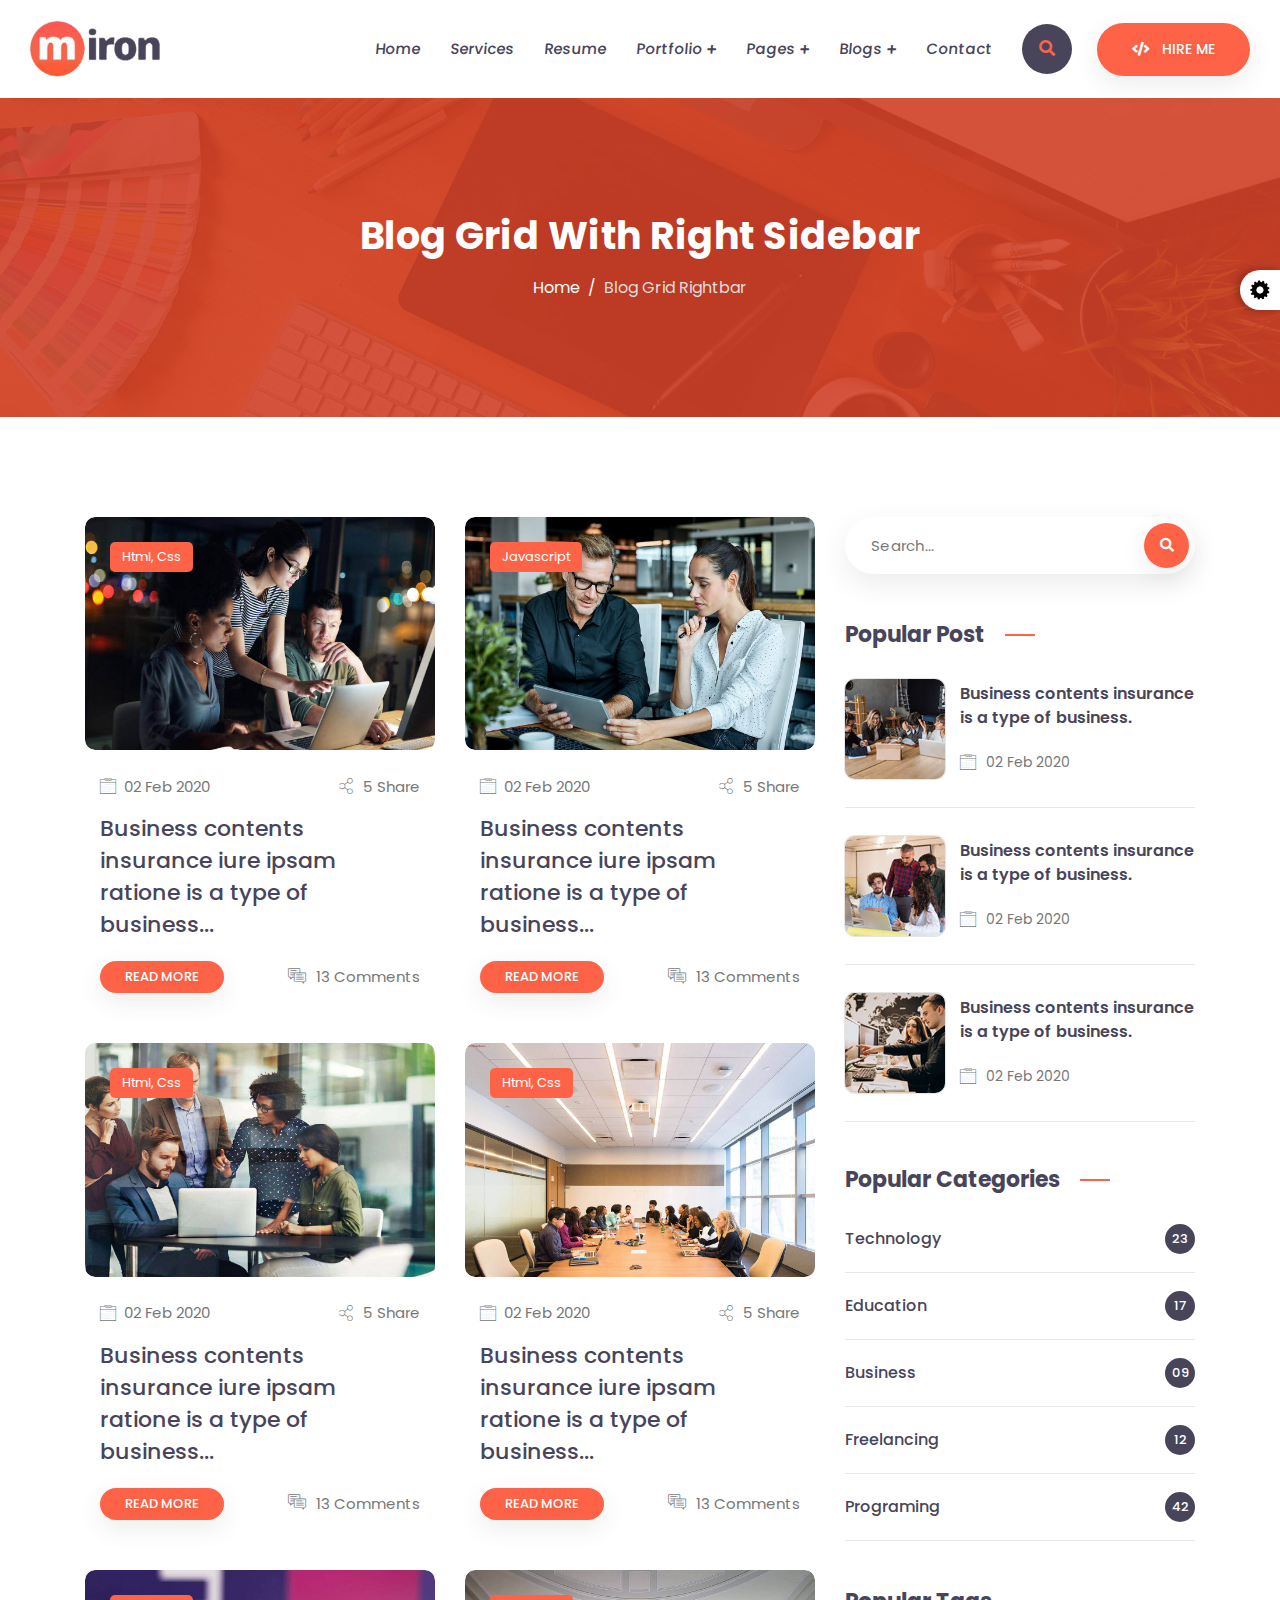
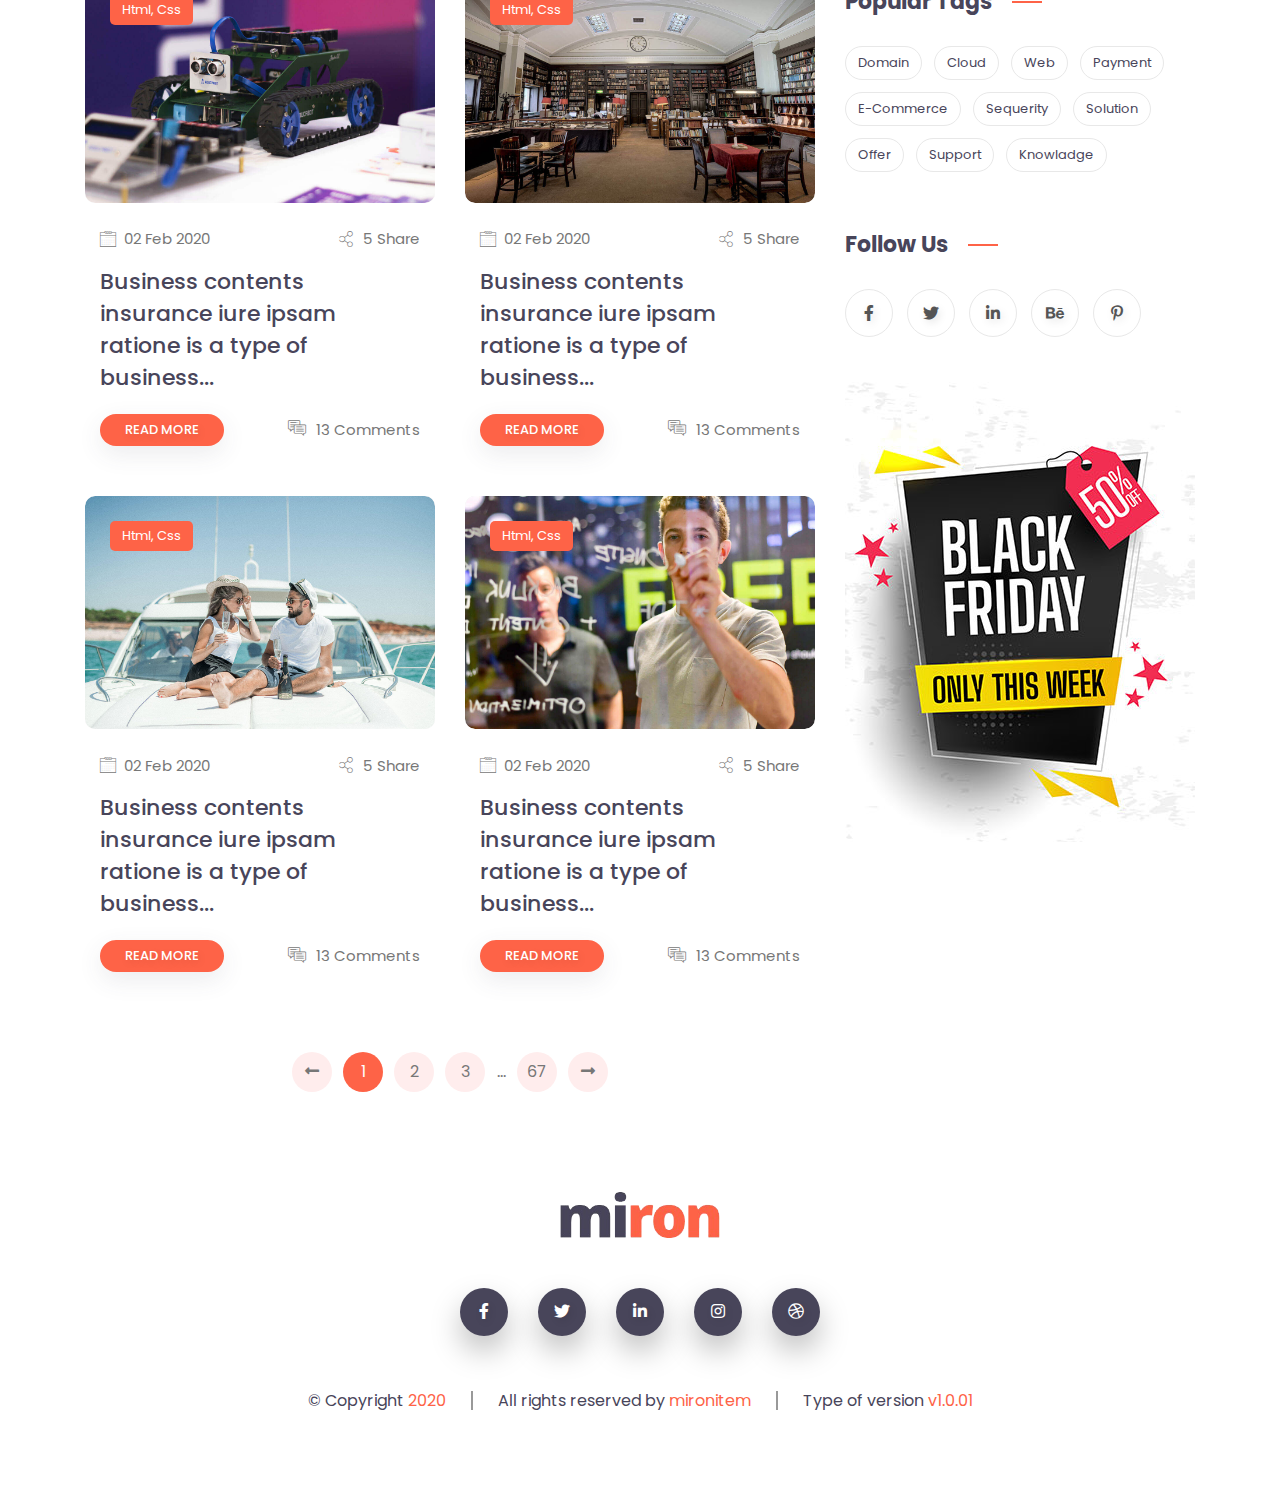
<file: blog-grid-rightbar.html>
<!DOCTYPE html>
<html lang="en">
    <head>
        <meta charset="UTF-8">
        <meta name="viewport" content="width=device-width, initial-scale=1, shrink-to-fit=no">
        <title>Miron - Blog Grid Rightbar</title>
        <!--=====================================
                    CSS LINK PART START
        =======================================-->
        <!-- FOR PAGE ICON -->
        <link rel="icon" href="assets/images/logo-icon.png">

        <!-- FOR FONT ICON -->
        <link rel="stylesheet" href="https://cdnjs.cloudflare.com/ajax/libs/font-awesome/5.14.0/css/all.min.css">
        <link rel="stylesheet" href="assets/icon/flaticon/index/flaticon.css">

        <!-- FOR SLICK SLIDER -->
        <link rel="stylesheet" href="assets/source/css/slick.css">

        <!-- FOR BOOTSTRAP -->
        <link rel="stylesheet" href="assets/source/css/bootstrap.min.css">

        <!-- FOR STYLE -->
        <link rel="stylesheet" href="assets/source/sass/light-theme.css" id="theme-link">
        <!--=====================================
                    CSS LINK PART END
        =======================================-->
    </head>
    <body>
        <!--=====================================
                    GEAR BUTTON PART START
        =======================================-->
        <a class="gear-btn" href="#">
            <img src="assets/images/gear.gif" alt="gear">
        </a>
        <!--=====================================
                    GEAR BUTTON PART END
        =======================================-->


        <!--=====================================
                    NAVBAR PART START
        =======================================-->
        <nav class="navbar-part">
            <div class="container">
                <div class="navbar-content">
                    <a class="navbar-logo" href="index.html"><img src="assets/images/logo.png" alt="logo"></a>
                    <button class="navbar-toggle" type="button"><i class="fas fa-bars"></i></button>
                    <div class="navbar-slide">
                        <a class="navbar-cross" href="#"><i class="fas fa-times"></i></a>
                        <ul class="navbar-list">
                            <li class="navbar-item"><a class="navbar-link" href="index.html">Home</a></li>
                            <li class="navbar-item"><a class="navbar-link" href="service.html">services</a></li>
                            <li class="navbar-item"><a class="navbar-link" href="resume.html">resume</a></li>
                            <li class="navbar-dropdown">
                                <a class="navbar-link dropdown-indicator" href="#">
                                    <span>portfolio</span>
                                    <i class="fas fa-plus"></i>
                                </a>
                                <ul class="dropdown-list">
                                    <li><a class="dropdown-link" href="portfolio-grid.html">Portfolio Grid</a></li>
                                    <li><a class="dropdown-link" href="portfolio-details.html">Portfolio Details</a></li>
                                </ul>
                            </li>
                            <li class="navbar-item navbar-dropdown">
                                <a class="navbar-link dropdown-indicator" href="#">
                                    <span>pages</span>
                                    <i class="fas fa-plus"></i>
                                </a>
                                <ul class="dropdown-list">
                                    <li><a class="dropdown-link" href="#">tutorial</a></li>
                                    <li><a class="dropdown-link" href="#">source code</a></li>
                                    <li><a class="dropdown-link" href="#">payment system</a></li>
                                </ul>
                            </li>
                            <li class="navbar-item navbar-dropdown">
                                <a class="navbar-link dropdown-indicator" href="#">
                                    <span>blogs</span>
                                    <i class="fas fa-plus"></i>
                                </a>
                                <ul class="dropdown-list">
                                    <li><a class="dropdown-link" href="blog-grid.html">Blog grid</a></li>
                                    <li><a class="dropdown-link" href="blog-details.html">blog details</a></li>
                                    <li><a class="dropdown-link" href="blog-grid-leftbar.html">blog grid leftbar</a></li>
                                    <li><a class="dropdown-link" href="blog-grid-rightbar.html">blog grid rightbar</a></li>
                                    <li><a class="dropdown-link" href="blog-details-leftbar.html">blog details leftbar</a></li>
                                    <li><a class="dropdown-link" href="blog-details-rightbar.html">blog details rightbar</a></li>
                                </ul>
                            </li>
                            <li class="navbar-item"><a class="navbar-link" href="contact.html">contact</a></li>
                        </ul>
                        <form class="navbar-src">
                            <input type="text" placeholder="Search for quick...">
                            <a href="#"><i class="fas fa-search"></i></a>
                        </form>
                        <div class="navbar-btn">
                            <a class="btn btn-inline" href="#">
                                <i class="fas fa-code"></i>
                                <span>hire me</span>
                            </a>
                        </div>
                    </div>
                </div>
            </div>
        </nav>
        <!--=====================================
                    NAVBAR PART END
        =======================================-->


        <!--=====================================
                  INNER BANNER PART START
        =======================================-->
        <section class="inner-banner single-banner">
            <div class="inner-oly">
                <div class="container">
                    <div class="row">
                        <div class="col-lg-12">
                            <div class="inner-content">
                                <h1>Blog grid with right sidebar</h1>
                                <ol class="breadcrumb">
                                    <li class="breadcrumb-item"><a href="index.html">Home</a></li>
                                    <li class="breadcrumb-item active" aria-current="page">Blog grid rightbar</li>
                                </ol>
                            </div>
                        </div>
                    </div>
                </div>
            </div>
        </section>
        <!--=====================================
                  INNER BANNER PART END
        =======================================-->


        <!--=====================================
                    BLOG LIST PART START
        =======================================-->
        <section class="blog-list-part">
            <div class="container">
                <div class="row">
                    <div class="col-md-12 col-lg-8">
                        <div class="row">
                            <div class="col-md-6 col-lg-6">
                                <div class="blog-card">
                                    <div class="blog-img">
                                        <img src="assets/images/blog-1.jpg" alt="blog-1">
                                        <div class="blog-oly">
                                            <p>html, css</p>
                                        </div>
                                    </div>
                                    <div class="blog-content">
                                        <ul class="blog-meta">
                                            <li>
                                                <i class="flaticon-calendar"></i>
                                                <p>02 feb 2020</p>
                                            </li>
                                            <li>
                                                <i class="flaticon-share"></i>
                                                <p>5 share</p>
                                            </li>
                                        </ul>
                                        <div class="blog-text">
                                            <h4><a href="#">Business contents insurance iure ipsam ratione is a type of business...</a></h4>
                                        </div>
                                        <ul class="blog-link">
                                            <li>
                                                <a class="btn btn-inline" href="#">read more</a>
                                            </li>
                                            <li>
                                                <i class="flaticon-chat"></i>
                                                <p>13 comments</p>
                                            </li>
                                        </ul>
                                    </div>
                                </div>
                            </div>
                            <div class="col-md-6 col-lg-6">
                                <div class="blog-card">
                                    <div class="blog-img">
                                        <img src="assets/images/blog-2.jpg" alt="blog-2">
                                        <div class="blog-oly">
                                            <p>javascript</p>
                                        </div>
                                    </div>
                                    <div class="blog-content">
                                        <ul class="blog-meta">
                                            <li>
                                                <i class="flaticon-calendar"></i>
                                                <p>02 feb 2020</p>
                                            </li>
                                            <li>
                                                <i class="flaticon-share"></i>
                                                <p>5 share</p>
                                            </li>
                                        </ul>
                                        <div class="blog-text">
                                            <h4><a href="#">Business contents insurance iure ipsam ratione is a type of business...</a></h4>
                                        </div>
                                        <ul class="blog-link">
                                            <li>
                                                <a class="btn btn-inline" href="#">read more</a>
                                            </li>
                                            <li>
                                                <i class="flaticon-chat"></i>
                                                <p>13 comments</p>
                                            </li>
                                        </ul>
                                    </div>
                                </div>
                            </div>
                            <div class="col-md-6 col-lg-6">
                                <div class="blog-card">
                                    <div class="blog-img">
                                        <img src="assets/images/blog-3.jpg" alt="blog-3">
                                        <div class="blog-oly">
                                            <p>html, css</p>
                                        </div>
                                    </div>
                                    <div class="blog-content">
                                        <ul class="blog-meta">
                                            <li>
                                                <i class="flaticon-calendar"></i>
                                                <p>02 feb 2020</p>
                                            </li>
                                            <li>
                                                <i class="flaticon-share"></i>
                                                <p>5 share</p>
                                            </li>
                                        </ul>
                                        <div class="blog-text">
                                            <h4><a href="#">Business contents insurance iure ipsam ratione is a type of business...</a></h4>
                                        </div>
                                        <ul class="blog-link">
                                            <li>
                                                <a class="btn btn-inline" href="#">read more</a>
                                            </li>
                                            <li>
                                                <i class="flaticon-chat"></i>
                                                <p>13 comments</p>
                                            </li>
                                        </ul>
                                    </div>
                                </div>
                            </div>
                            <div class="col-md-6 col-lg-6">
                                <div class="blog-card">
                                    <div class="blog-img">
                                        <img src="assets/images/blog-4.jpg" alt="blog-4">
                                        <div class="blog-oly">
                                            <p>html, css</p>
                                        </div>
                                    </div>
                                    <div class="blog-content">
                                        <ul class="blog-meta">
                                            <li>
                                                <i class="flaticon-calendar"></i>
                                                <p>02 feb 2020</p>
                                            </li>
                                            <li>
                                                <i class="flaticon-share"></i>
                                                <p>5 share</p>
                                            </li>
                                        </ul>
                                        <div class="blog-text">
                                            <h4><a href="#">Business contents insurance iure ipsam ratione is a type of business...</a></h4>
                                        </div>
                                        <ul class="blog-link">
                                            <li>
                                                <a class="btn btn-inline" href="#">read more</a>
                                            </li>
                                            <li>
                                                <i class="flaticon-chat"></i>
                                                <p>13 comments</p>
                                            </li>
                                        </ul>
                                    </div>
                                </div>
                            </div>
                            <div class="col-md-6 col-lg-6">
                                <div class="blog-card">
                                    <div class="blog-img">
                                        <img src="assets/images/blog-5.jpg" alt="blog-5">
                                        <div class="blog-oly">
                                            <p>html, css</p>
                                        </div>
                                    </div>
                                    <div class="blog-content">
                                        <ul class="blog-meta">
                                            <li>
                                                <i class="flaticon-calendar"></i>
                                                <p>02 feb 2020</p>
                                            </li>
                                            <li>
                                                <i class="flaticon-share"></i>
                                                <p>5 share</p>
                                            </li>
                                        </ul>
                                        <div class="blog-text">
                                            <h4><a href="#">Business contents insurance iure ipsam ratione is a type of business...</a></h4>
                                        </div>
                                        <ul class="blog-link">
                                            <li>
                                                <a class="btn btn-inline" href="#">read more</a>
                                            </li>
                                            <li>
                                                <i class="flaticon-chat"></i>
                                                <p>13 comments</p>
                                            </li>
                                        </ul>
                                    </div>
                                </div>
                            </div>
                            <div class="col-md-6 col-lg-6">
                                <div class="blog-card">
                                    <div class="blog-img">
                                        <img src="assets/images/blog-6.jpg" alt="blog-6">
                                        <div class="blog-oly">
                                            <p>html, css</p>
                                        </div>
                                    </div>
                                    <div class="blog-content">
                                        <ul class="blog-meta">
                                            <li>
                                                <i class="flaticon-calendar"></i>
                                                <p>02 feb 2020</p>
                                            </li>
                                            <li>
                                                <i class="flaticon-share"></i>
                                                <p>5 share</p>
                                            </li>
                                        </ul>
                                        <div class="blog-text">
                                            <h4><a href="#">Business contents insurance iure ipsam ratione is a type of business...</a></h4>
                                        </div>
                                        <ul class="blog-link">
                                            <li>
                                                <a class="btn btn-inline" href="#">read more</a>
                                            </li>
                                            <li>
                                                <i class="flaticon-chat"></i>
                                                <p>13 comments</p>
                                            </li>
                                        </ul>
                                    </div>
                                </div>
                            </div>
                            <div class="col-md-6 col-lg-6">
                                <div class="blog-card">
                                    <div class="blog-img">
                                        <img src="assets/images/blog-7.jpg" alt="blog-7">
                                        <div class="blog-oly">
                                            <p>html, css</p>
                                        </div>
                                    </div>
                                    <div class="blog-content">
                                        <ul class="blog-meta">
                                            <li>
                                                <i class="flaticon-calendar"></i>
                                                <p>02 feb 2020</p>
                                            </li>
                                            <li>
                                                <i class="flaticon-share"></i>
                                                <p>5 share</p>
                                            </li>
                                        </ul>
                                        <div class="blog-text">
                                            <h4><a href="#">Business contents insurance iure ipsam ratione is a type of business...</a></h4>
                                        </div>
                                        <ul class="blog-link">
                                            <li>
                                                <a class="btn btn-inline" href="#">read more</a>
                                            </li>
                                            <li>
                                                <i class="flaticon-chat"></i>
                                                <p>13 comments</p>
                                            </li>
                                        </ul>
                                    </div>
                                </div>
                            </div>
                            <div class="col-md-6 col-lg-6">
                                <div class="blog-card">
                                    <div class="blog-img">
                                        <img src="assets/images/blog-8.jpg" alt="blog-8">
                                        <div class="blog-oly">
                                            <p>html, css</p>
                                        </div>
                                    </div>
                                    <div class="blog-content">
                                        <ul class="blog-meta">
                                            <li>
                                                <i class="flaticon-calendar"></i>
                                                <p>02 feb 2020</p>
                                            </li>
                                            <li>
                                                <i class="flaticon-share"></i>
                                                <p>5 share</p>
                                            </li>
                                        </ul>
                                        <div class="blog-text">
                                            <h4><a href="#">Business contents insurance iure ipsam ratione is a type of business...</a></h4>
                                        </div>
                                        <ul class="blog-link">
                                            <li>
                                                <a class="btn btn-inline" href="#">read more</a>
                                            </li>
                                            <li>
                                                <i class="flaticon-chat"></i>
                                                <p>13 comments</p>
                                            </li>
                                        </ul>
                                    </div>
                                </div>
                            </div>
                        </div>
                        <div class="row">
                            <div class="col-lg-12">
                                <ul class="pagination blog-list-pagi">
                                    <li class="page-item">
                                        <a class="page-link" href="#">
                                            <i class="fas fa-long-arrow-alt-left"></i>
                                        </a>
                                    </li>
                                    <li class="page-item"><a class="page-link active" href="#">1</a></li>
                                    <li class="page-item"><a class="page-link" href="#">2</a></li>
                                    <li class="page-item"><a class="page-link" href="#">3</a></li>
                                    <li class="page-item">...</li>
                                    <li class="page-item"><a class="page-link" href="#">67</a></li>
                                    <li class="page-item">
                                        <a class="page-link" href="#">
                                            <i class="fas fa-long-arrow-alt-right"></i>
                                        </a>
                                    </li>
                                </ul>
                            </div>
                        </div>
                    </div>
                    <div class="col-lg-4">
                        <div class="row">
                            <div class="col-lg-12">
                                <form class="form-round-grid blog-bar-src">
                                    <input type="text" placeholder="Search...">
                                    <button class="btn btn-inline"><i class="fas fa-search"></i></button>
                                </form>
                            </div>
                            <div class="col-md-7 col-lg-12">
                                <div class="blog-bar-list blog-suggest-list">
                                    <h4>popular post</h4>
                                    <div class="blog-suggest">
                                        <div class="suggest-img">
                                            <a href="#"><img src="assets/images/suggest-1.jpg" alt="suggest-1"></a>
                                        </div>
                                        <div class="suggest-content">
                                            <div class="suggest-title">
                                                <h6><a href="#">Business contents insurance is a type of business.</a></h6>
                                            </div>
                                            <div class="suggest-date">
                                                <i class="flaticon-calendar"></i>
                                                <p>02 feb 2020</p>
                                            </div>
                                        </div>
                                    </div>
                                    <div class="blog-suggest">
                                        <div class="suggest-img">
                                            <a href="#"><img src="assets/images/suggest-2.jpg" alt="suggest-2"></a>
                                        </div>
                                        <div class="suggest-content">
                                            <div class="suggest-title">
                                                <h6><a href="#">Business contents insurance is a type of business.</a></h6>
                                            </div>
                                            <div class="suggest-date">
                                                <i class="flaticon-calendar"></i>
                                                <p>02 feb 2020</p>
                                            </div>
                                        </div>
                                    </div>
                                    <div class="blog-suggest">
                                        <div class="suggest-img">
                                            <a href="#"><img src="assets/images/suggest-3.jpg" alt="suggest-3"></a>
                                        </div>
                                        <div class="suggest-content">
                                            <div class="suggest-title">
                                                <h6><a href="#">Business contents insurance is a type of business.</a></h6>
                                            </div>
                                            <div class="suggest-date">
                                                <i class="flaticon-calendar"></i>
                                                <p>02 feb 2020</p>
                                            </div>
                                        </div>
                                    </div>
                                </div>
                            </div>
                            <div class="col-md-5 col-lg-12">
                                <div class="blog-bar-list blog-cate-list">
                                    <h4>popular categories</h4>
                                    <ul>
                                        <li>
                                            <h6><a href="#">Technology</a></h6>
                                            <p>23</p>
                                        </li>
                                        <li>
                                            <h6><a href="#">Education</a></h6>
                                            <p>17</p>
                                        </li>
                                        <li>
                                            <h6><a href="#">Business</a></h6>
                                            <p>09</p>
                                        </li>
                                        <li>
                                            <h6><a href="#">Freelancing</a></h6>
                                            <p>12</p>
                                        </li>
                                        <li>
                                            <h6><a href="#">Programing</a></h6>
                                            <p>42</p>
                                        </li>
                                    </ul>
                                </div>
                            </div>
                            <div class="col-md-6 col-lg-12">
                                <div class="blog-bar-list blog-tag-list">
                                    <h4>Popular tags</h4>
                                    <ul>
                                        <li><a href="#">domain</a></li>
                                        <li><a href="#">cloud</a></li>
                                        <li><a href="#">web</a></li>
                                        <li><a href="#">payment</a></li>
                                        <li><a href="#">E-commerce</a></li>
                                        <li><a href="#">Sequerity</a></li>
                                        <li><a href="#">solution</a></li>
                                        <li><a href="#">offer</a></li>
                                        <li><a href="#">support</a></li>
                                        <li><a href="#">knowladge</a></li>
                                    </ul>
                                </div>
                            </div>
                            <div class="col-md-6 col-lg-12">
                                <div class="blog-bar-list blog-follow-list">
                                    <h4>follow us</h4>
                                    <ul>
                                        <li><a class="icon icon-outline" href="#"><i class="fab fa-facebook-f"></i></a></li>
                                        <li><a class="icon icon-outline" href="#"><i class="fab fa-twitter"></i></a></li>
                                        <li><a class="icon icon-outline" href="#"><i class="fab fa-linkedin-in"></i></a></li>
                                        <li><a class="icon icon-outline" href="#"><i class="fab fa-behance"></i></a></li>
                                        <li><a class="icon icon-outline" href="#"><i class="fab fa-pinterest-p"></i></a></li>
                                    </ul>
                                </div>
                            </div>
                            <div class="col-lg-12">
                                <div class="blog-banner-ad">
                                    <img src="assets/images/banner-ad.jpg" alt="banner-ad">
                                </div>
                            </div>
                        </div>
                    </div>
                </div>
            </div>
        </section>
        <!--=====================================
                    BLOG LIST PART END
        =======================================-->


        <!--=====================================
                    FOOTER PART START
        =======================================-->
        <section class="footer-part">
            <div class="container">
                <div class="row">
                    <div class="col-lg-12">
                        <div class="footer-logo">
                            <a href="#"><img src="assets/images/footer-logo.png" alt="footer-logo"></a>
                        </div>
                    </div>
                </div>
                <div class="row">
                    <div class="col-lg-12">
                        <ul class="footer-icon">
                            <li><a class="icon icon-inline" target="_blank" href="https://facebook.com/mironcoder/"><i class="fab fa-facebook-f"></i></a></li>
                            <li><a class="icon icon-inline" target="_blank" href="https://twitter.com/mironcoder/"><i class="fab fa-twitter"></i></a></li>
                            <li><a class="icon icon-inline" target="_blank" href="https://linkedin.com/in/mironcoder/"><i class="fab fa-linkedin-in"></i></a></li>
                            <li><a class="icon icon-inline" target="_blank" href="https://instagram.com/mironcoder"><i class="fab fa-instagram"></i></a></li>
                            <li><a class="icon icon-inline" target="_blank" href="https://dribbble.com/mironcoder/"><i class="fab fa-dribbble"></i></a></li>
                        </ul>
                    </div>
                </div>
                <div class="row">
                    <div class="col-lg-12">
                        <ul class="footer-text">
                            <li><h6>&copy; Copyright <span>2020</span></h6></li>
                            <li><h6>All rights reserved by <a href="#">mironitem</a></h6></li>
                            <li><h6>Type of version <span>v1.0.01</span></h6></li>
                        </ul>
                    </div>
                </div>
            </div>
        </section>
        <!--=====================================
                    FOOTER PART END
        =======================================-->
        

        <!--=====================================
                    JS LINK PART START
        =======================================-->
        <!-- FOR BOOTSTRAP -->
        <script src="assets/source/js/jquery-1.12.4.min.js"></script>
        <script src="assets/source/js/popper.min.js"></script>
        <script src="assets/source/js/bootstrap.min.js"></script>

        <!-- FOR SLICK SLIDER -->
        <script src="assets/source/js/slick.min.js"></script>
        <script src="assets/source/js/slick.js"></script>

        <!-- FOR COUNTERUP -->
        <script src="assets/source/js/counterup.min.js"></script>
        <script src="assets/source/js/waypoints.min.js"></script>
        <script src="assets/source/js/counterup.js"></script>

        <!-- FOR INTERACTION -->
        <script src="assets/source/js/main.js"></script>
        <!--=====================================
                    JS LINK PART END
        =======================================-->
    </body>
</html>
</file>
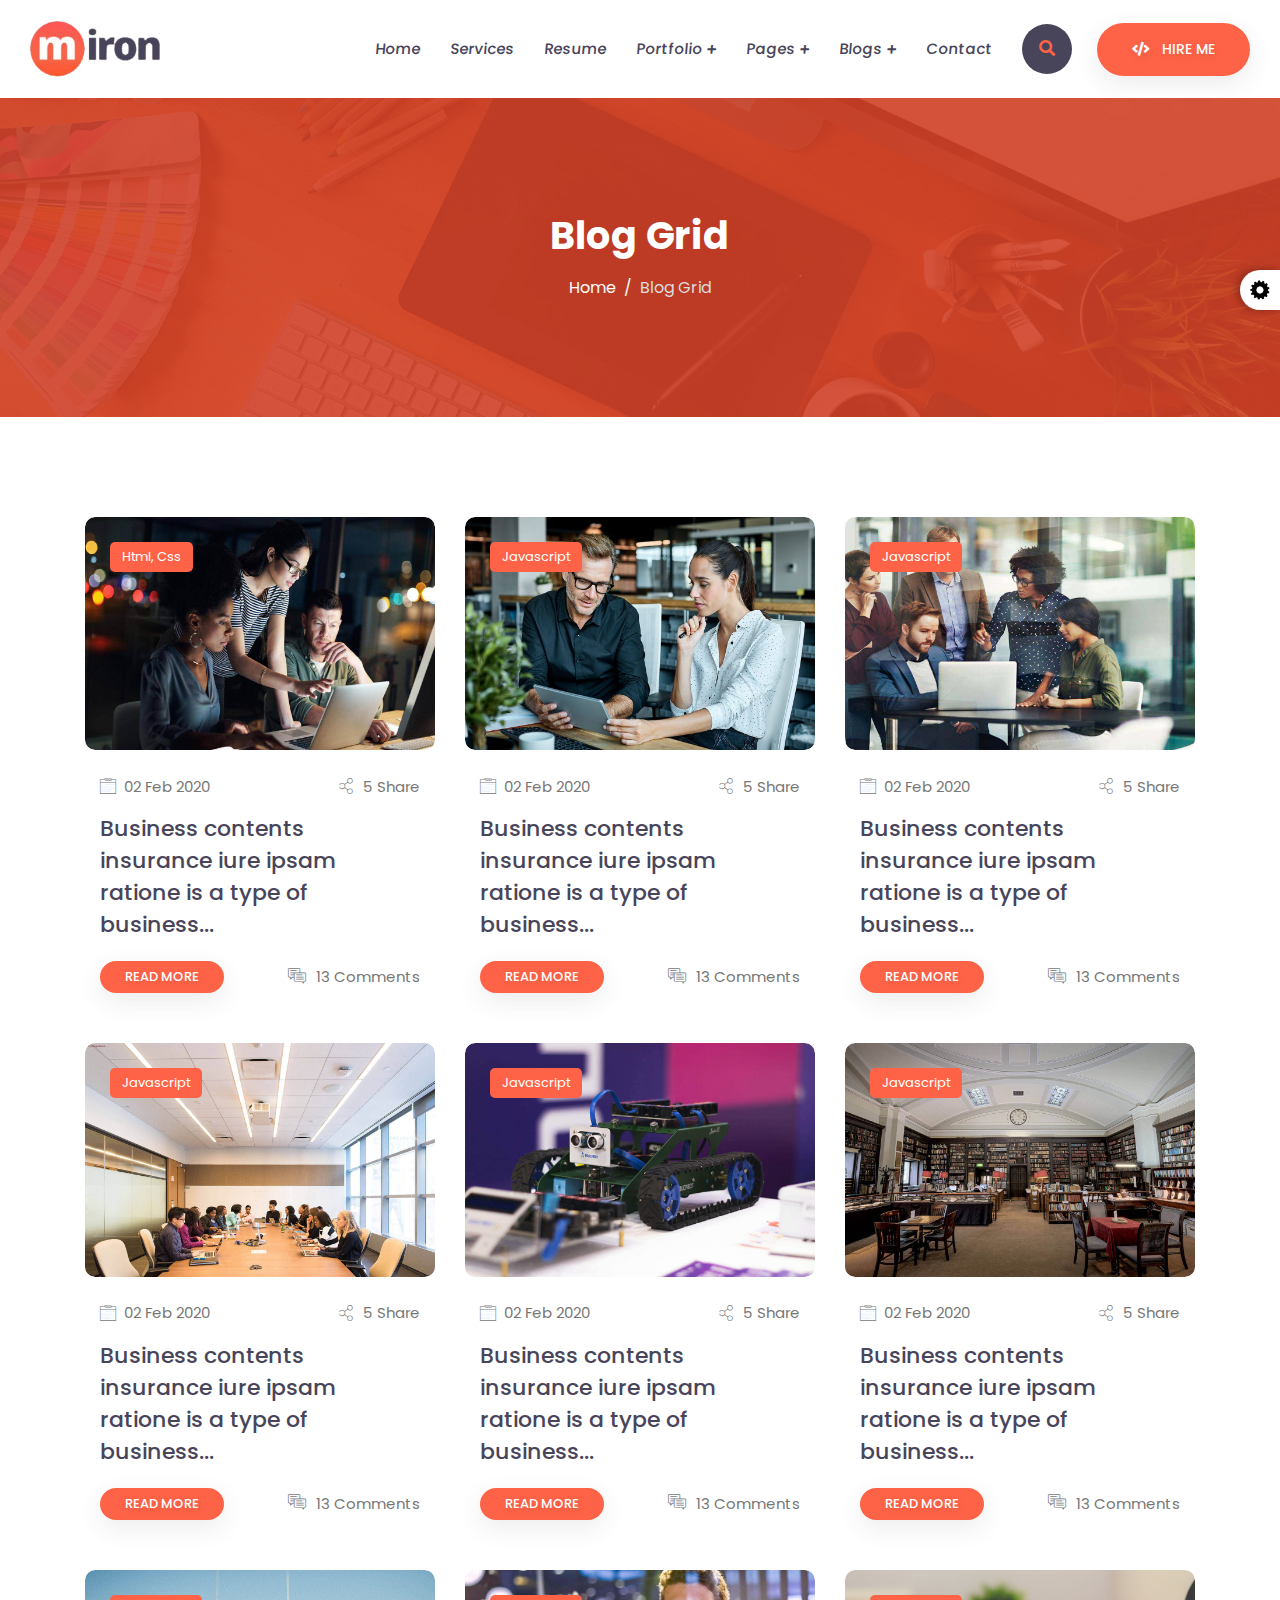
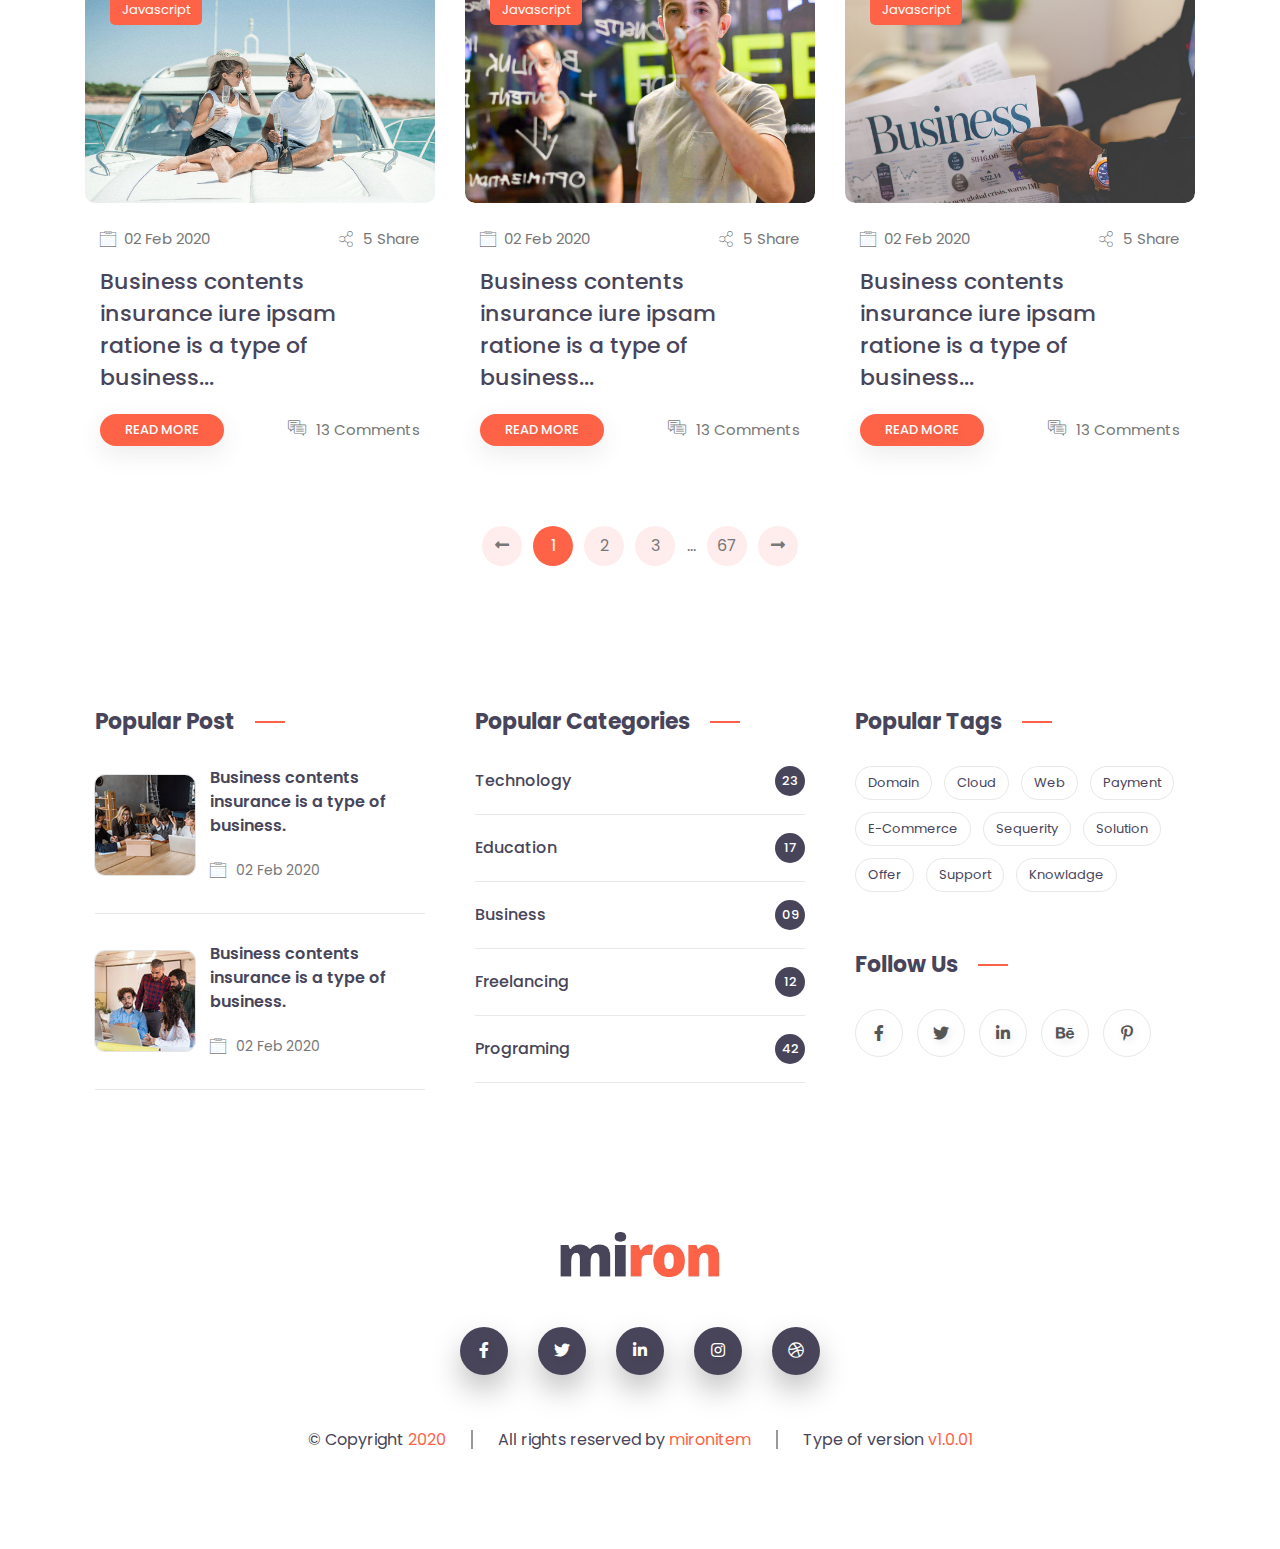
<file: blog-grid.html>
<!DOCTYPE html>
<html lang="en">
    <head>
        <meta charset="UTF-8">
        <meta name="viewport" content="width=device-width, initial-scale=1, shrink-to-fit=no">
        <title>Miron - Blog Grid</title>
        <!--=====================================
                    CSS LINK PART START
        =======================================-->
        <!-- FOR PAGE ICON -->
        <link rel="icon" href="assets/images/logo-icon.png">

        <!-- FOR FONT ICON -->
        <link rel="stylesheet" href="https://cdnjs.cloudflare.com/ajax/libs/font-awesome/5.14.0/css/all.min.css">
        <link rel="stylesheet" href="assets/icon/flaticon/index/flaticon.css">

        <!-- FOR SLICK SLIDER -->
        <link rel="stylesheet" href="assets/source/css/slick.css">

        <!-- FOR BOOTSTRAP -->
        <link rel="stylesheet" href="assets/source/css/bootstrap.min.css">

        <!-- FOR STYLE -->
        <link rel="stylesheet" href="assets/source/sass/light-theme.css" id="theme-link">
        <!--=====================================
                    CSS LINK PART END
        =======================================-->
    </head>
    <body>
        <!--=====================================
                    GEAR BUTTON PART START
        =======================================-->
        <a class="gear-btn" href="#">
            <img src="assets/images/gear.gif" alt="gear">
        </a>
        <!--=====================================
                    GEAR BUTTON PART END
        =======================================-->


        <!--=====================================
                    NAVBAR PART START
        =======================================-->
        <nav class="navbar-part">
            <div class="container">
                <div class="navbar-content">
                    <a class="navbar-logo" href="index.html"><img src="assets/images/logo.png" alt="logo"></a>
                    <button class="navbar-toggle" type="button"><i class="fas fa-bars"></i></button>
                    <div class="navbar-slide">
                        <a class="navbar-cross" href="#"><i class="fas fa-times"></i></a>
                        <ul class="navbar-list">
                            <li class="navbar-item"><a class="navbar-link" href="index.html">Home</a></li>
                            <li class="navbar-item"><a class="navbar-link" href="service.html">services</a></li>
                            <li class="navbar-item"><a class="navbar-link" href="resume.html">resume</a></li>
                            <li class="navbar-dropdown">
                                <a class="navbar-link dropdown-indicator" href="#">
                                    <span>portfolio</span>
                                    <i class="fas fa-plus"></i>
                                </a>
                                <ul class="dropdown-list">
                                    <li><a class="dropdown-link" href="portfolio-grid.html">Portfolio Grid</a></li>
                                    <li><a class="dropdown-link" href="portfolio-details.html">Portfolio Details</a></li>
                                </ul>
                            </li>
                            <li class="navbar-item navbar-dropdown">
                                <a class="navbar-link dropdown-indicator" href="#">
                                    <span>pages</span>
                                    <i class="fas fa-plus"></i>
                                </a>
                                <ul class="dropdown-list">
                                    <li><a class="dropdown-link" href="#">tutorial</a></li>
                                    <li><a class="dropdown-link" href="#">source code</a></li>
                                    <li><a class="dropdown-link" href="#">payment system</a></li>
                                </ul>
                            </li>
                            <li class="navbar-item navbar-dropdown">
                                <a class="navbar-link dropdown-indicator" href="#">
                                    <span>blogs</span>
                                    <i class="fas fa-plus"></i>
                                </a>
                                <ul class="dropdown-list">
                                    <li><a class="dropdown-link" href="blog-grid.html">Blog grid</a></li>
                                    <li><a class="dropdown-link" href="blog-details.html">blog details</a></li>
                                    <li><a class="dropdown-link" href="blog-grid-leftbar.html">blog grid leftbar</a></li>
                                    <li><a class="dropdown-link" href="blog-grid-rightbar.html">blog grid rightbar</a></li>
                                    <li><a class="dropdown-link" href="blog-details-leftbar.html">blog details leftbar</a></li>
                                    <li><a class="dropdown-link" href="blog-details-rightbar.html">blog details rightbar</a></li>
                                </ul>
                            </li>
                            <li class="navbar-item"><a class="navbar-link" href="contact.html">contact</a></li>
                        </ul>
                        <form class="navbar-src">
                            <input type="text" placeholder="Search for quick...">
                            <a href="#"><i class="fas fa-search"></i></a>
                        </form>
                        <div class="navbar-btn">
                            <a class="btn btn-inline" href="#">
                                <i class="fas fa-code"></i>
                                <span>hire me</span>
                            </a>
                        </div>
                    </div>
                </div>
            </div>
        </nav>
        <!--=====================================
                    NAVBAR PART END
        =======================================-->


        <!--=====================================
                  INNER BANNER PART START
        =======================================-->
        <section class="inner-banner single-banner">
            <div class="inner-oly">
                <div class="container">
                    <div class="row">
                        <div class="col-lg-12">
                            <div class="inner-content">
                                <h1>Blog Grid</h1>
                                <ol class="breadcrumb">
                                    <li class="breadcrumb-item"><a href="index.html">Home</a></li>
                                    <li class="breadcrumb-item active" aria-current="page">Blog Grid</li>
                                </ol>
                            </div>
                        </div>
                    </div>
                </div>
            </div>
        </section>
        <!--=====================================
                  INNER BANNER PART END
        =======================================-->


        <!--=====================================
                    BLOG LIST PART START
        =======================================-->
        <section class="blog-list-part">
            <div class="container">
                <div class="row">
                    <div class="col-md-6 col-lg-4">
                        <div class="blog-card">
                            <div class="blog-img">
                                <img src="assets/images/blog-1.jpg" alt="blog-1">
                                <div class="blog-oly">
                                    <p>html, css</p>
                                </div>
                            </div>
                            <div class="blog-content">
                                <ul class="blog-meta">
                                    <li>
                                        <i class="flaticon-calendar"></i>
                                        <p>02 feb 2020</p>
                                    </li>
                                    <li>
                                        <i class="flaticon-share"></i>
                                        <p>5 share</p>
                                    </li>
                                </ul>
                                <div class="blog-text">
                                    <h4><a href="#">Business contents insurance iure ipsam ratione is a type of business...</a></h4>
                                </div>
                                <ul class="blog-link">
                                    <li>
                                        <a class="btn btn-inline" href="#">read more</a>
                                    </li>
                                    <li>
                                        <i class="flaticon-chat"></i>
                                        <p>13 comments</p>
                                    </li>
                                </ul>
                            </div>
                        </div>
                    </div>
                    <div class="col-md-6 col-lg-4">
                        <div class="blog-card">
                            <div class="blog-img">
                                <img src="assets/images/blog-2.jpg" alt="blog-2">
                                <div class="blog-oly">
                                    <p>javascript</p>
                                </div>
                            </div>
                            <div class="blog-content">
                                <ul class="blog-meta">
                                    <li>
                                        <i class="flaticon-calendar"></i>
                                        <p>02 feb 2020</p>
                                    </li>
                                    <li>
                                        <i class="flaticon-share"></i>
                                        <p>5 share</p>
                                    </li>
                                </ul>
                                <div class="blog-text">
                                    <h4><a href="#">Business contents insurance iure ipsam ratione is a type of business...</a></h4>
                                </div>
                                <ul class="blog-link">
                                    <li>
                                        <a class="btn btn-inline" href="#">read more</a>
                                    </li>
                                    <li>
                                        <i class="flaticon-chat"></i>
                                        <p>13 comments</p>
                                    </li>
                                </ul>
                            </div>
                        </div>
                    </div>
                    <div class="col-md-6 col-lg-4">
                        <div class="blog-card">
                            <div class="blog-img">
                                <img src="assets/images/blog-3.jpg" alt="blog-3">
                                <div class="blog-oly">
                                    <p>javascript</p>
                                </div>
                            </div>
                            <div class="blog-content">
                                <ul class="blog-meta">
                                    <li>
                                        <i class="flaticon-calendar"></i>
                                        <p>02 feb 2020</p>
                                    </li>
                                    <li>
                                        <i class="flaticon-share"></i>
                                        <p>5 share</p>
                                    </li>
                                </ul>
                                <div class="blog-text">
                                    <h4><a href="#">Business contents insurance iure ipsam ratione is a type of business...</a></h4>
                                </div>
                                <ul class="blog-link">
                                    <li>
                                        <a class="btn btn-inline" href="#">read more</a>
                                    </li>
                                    <li>
                                        <i class="flaticon-chat"></i>
                                        <p>13 comments</p>
                                    </li>
                                </ul>
                            </div>
                        </div>
                    </div>
                    <div class="col-md-6 col-lg-4">
                        <div class="blog-card">
                            <div class="blog-img">
                                <img src="assets/images/blog-4.jpg" alt="blog-4">
                                <div class="blog-oly">
                                    <p>javascript</p>
                                </div>
                            </div>
                            <div class="blog-content">
                                <ul class="blog-meta">
                                    <li>
                                        <i class="flaticon-calendar"></i>
                                        <p>02 feb 2020</p>
                                    </li>
                                    <li>
                                        <i class="flaticon-share"></i>
                                        <p>5 share</p>
                                    </li>
                                </ul>
                                <div class="blog-text">
                                    <h4><a href="#">Business contents insurance iure ipsam ratione is a type of business...</a></h4>
                                </div>
                                <ul class="blog-link">
                                    <li>
                                        <a class="btn btn-inline" href="#">read more</a>
                                    </li>
                                    <li>
                                        <i class="flaticon-chat"></i>
                                        <p>13 comments</p>
                                    </li>
                                </ul>
                            </div>
                        </div>
                    </div>
                    <div class="col-md-6 col-lg-4">
                        <div class="blog-card">
                            <div class="blog-img">
                                <img src="assets/images/blog-5.jpg" alt="blog-5">
                                <div class="blog-oly">
                                    <p>javascript</p>
                                </div>
                            </div>
                            <div class="blog-content">
                                <ul class="blog-meta">
                                    <li>
                                        <i class="flaticon-calendar"></i>
                                        <p>02 feb 2020</p>
                                    </li>
                                    <li>
                                        <i class="flaticon-share"></i>
                                        <p>5 share</p>
                                    </li>
                                </ul>
                                <div class="blog-text">
                                    <h4><a href="#">Business contents insurance iure ipsam ratione is a type of business...</a></h4>
                                </div>
                                <ul class="blog-link">
                                    <li>
                                        <a class="btn btn-inline" href="#">read more</a>
                                    </li>
                                    <li>
                                        <i class="flaticon-chat"></i>
                                        <p>13 comments</p>
                                    </li>
                                </ul>
                            </div>
                        </div>
                    </div>
                    <div class="col-md-6 col-lg-4">
                        <div class="blog-card">
                            <div class="blog-img">
                                <img src="assets/images/blog-6.jpg" alt="blog-6">
                                <div class="blog-oly">
                                    <p>javascript</p>
                                </div>
                            </div>
                            <div class="blog-content">
                                <ul class="blog-meta">
                                    <li>
                                        <i class="flaticon-calendar"></i>
                                        <p>02 feb 2020</p>
                                    </li>
                                    <li>
                                        <i class="flaticon-share"></i>
                                        <p>5 share</p>
                                    </li>
                                </ul>
                                <div class="blog-text">
                                    <h4><a href="#">Business contents insurance iure ipsam ratione is a type of business...</a></h4>
                                </div>
                                <ul class="blog-link">
                                    <li>
                                        <a class="btn btn-inline" href="#">read more</a>
                                    </li>
                                    <li>
                                        <i class="flaticon-chat"></i>
                                        <p>13 comments</p>
                                    </li>
                                </ul>
                            </div>
                        </div>
                    </div>
                    <div class="col-md-6 col-lg-4">
                        <div class="blog-card">
                            <div class="blog-img">
                                <img src="assets/images/blog-7.jpg" alt="blog-7">
                                <div class="blog-oly">
                                    <p>javascript</p>
                                </div>
                            </div>
                            <div class="blog-content">
                                <ul class="blog-meta">
                                    <li>
                                        <i class="flaticon-calendar"></i>
                                        <p>02 feb 2020</p>
                                    </li>
                                    <li>
                                        <i class="flaticon-share"></i>
                                        <p>5 share</p>
                                    </li>
                                </ul>
                                <div class="blog-text">
                                    <h4><a href="#">Business contents insurance iure ipsam ratione is a type of business...</a></h4>
                                </div>
                                <ul class="blog-link">
                                    <li>
                                        <a class="btn btn-inline" href="#">read more</a>
                                    </li>
                                    <li>
                                        <i class="flaticon-chat"></i>
                                        <p>13 comments</p>
                                    </li>
                                </ul>
                            </div>
                        </div>
                    </div>
                    <div class="col-md-6 col-lg-4">
                        <div class="blog-card">
                            <div class="blog-img">
                                <img src="assets/images/blog-8.jpg" alt="blog-8">
                                <div class="blog-oly">
                                    <p>javascript</p>
                                </div>
                            </div>
                            <div class="blog-content">
                                <ul class="blog-meta">
                                    <li>
                                        <i class="flaticon-calendar"></i>
                                        <p>02 feb 2020</p>
                                    </li>
                                    <li>
                                        <i class="flaticon-share"></i>
                                        <p>5 share</p>
                                    </li>
                                </ul>
                                <div class="blog-text">
                                    <h4><a href="#">Business contents insurance iure ipsam ratione is a type of business...</a></h4>
                                </div>
                                <ul class="blog-link">
                                    <li>
                                        <a class="btn btn-inline" href="#">read more</a>
                                    </li>
                                    <li>
                                        <i class="flaticon-chat"></i>
                                        <p>13 comments</p>
                                    </li>
                                </ul>
                            </div>
                        </div>
                    </div>
                    <div class="col-md-6 col-lg-4">
                        <div class="blog-card">
                            <div class="blog-img">
                                <img src="assets/images/blog-9.jpg" alt="blog-9">
                                <div class="blog-oly">
                                    <p>javascript</p>
                                </div>
                            </div>
                            <div class="blog-content">
                                <ul class="blog-meta">
                                    <li>
                                        <i class="flaticon-calendar"></i>
                                        <p>02 feb 2020</p>
                                    </li>
                                    <li>
                                        <i class="flaticon-share"></i>
                                        <p>5 share</p>
                                    </li>
                                </ul>
                                <div class="blog-text">
                                    <h4><a href="#">Business contents insurance iure ipsam ratione is a type of business...</a></h4>
                                </div>
                                <ul class="blog-link">
                                    <li>
                                        <a class="btn btn-inline" href="#">read more</a>
                                    </li>
                                    <li>
                                        <i class="flaticon-chat"></i>
                                        <p>13 comments</p>
                                    </li>
                                </ul>
                            </div>
                        </div>
                    </div>
                </div>
                <div class="row">
                    <div class="col-lg-12">
                        <ul class="pagination blog-list-pagi">
                            <li class="page-item">
                                <a class="page-link" href="#">
                                    <i class="fas fa-long-arrow-alt-left"></i>
                                </a>
                            </li>
                            <li class="page-item"><a class="page-link active" href="#">1</a></li>
                            <li class="page-item"><a class="page-link" href="#">2</a></li>
                            <li class="page-item"><a class="page-link" href="#">3</a></li>
                            <li class="page-item">...</li>
                            <li class="page-item"><a class="page-link" href="#">67</a></li>
                            <li class="page-item">
                                <a class="page-link" href="#">
                                    <i class="fas fa-long-arrow-alt-right"></i>
                                </a>
                            </li>
                        </ul>
                    </div>
                </div>
            </div>
        </section>
        <!--=====================================
                    BLOG LIST PART END
        =======================================-->


        <!--=====================================
                    BLOG BAR PART STAR
        =======================================-->
        <div class="blogbar-part">
            <div class="container">
                <div class="row">
                    <div class="col-lg-4">
                        <div class="blog-bar-list blog-suggest-list">
                            <h4>popular post</h4>
                            <div class="blog-suggest">
                                <div class="suggest-img">
                                    <a href="#"><img src="assets/images/suggest-1.jpg" alt="suggest-1"></a>
                                </div>
                                <div class="suggest-content">
                                    <div class="suggest-title">
                                        <h6><a href="#">Business contents insurance is a type of business.</a></h6>
                                    </div>
                                    <div class="suggest-date">
                                        <i class="flaticon-calendar"></i>
                                        <p>02 feb 2020</p>
                                    </div>
                                </div>
                            </div>
                            <div class="blog-suggest">
                                <div class="suggest-img">
                                    <a href="#"><img src="assets/images/suggest-2.jpg" alt="suggest-2"></a>
                                </div>
                                <div class="suggest-content">
                                    <div class="suggest-title">
                                        <h6><a href="#">Business contents insurance is a type of business.</a></h6>
                                    </div>
                                    <div class="suggest-date">
                                        <i class="flaticon-calendar"></i>
                                        <p>02 feb 2020</p>
                                    </div>
                                </div>
                            </div>
                        </div>
                    </div>
                    <div class="col-lg-4">
                        <div class="blog-bar-list blog-cate-list">
                            <h4>popular categories</h4>
                            <ul>
                                <li>
                                    <h6><a href="#">Technology</a></h6>
                                    <p>23</p>
                                </li>
                                <li>
                                    <h6><a href="#">Education</a></h6>
                                    <p>17</p>
                                </li>
                                <li>
                                    <h6><a href="#">Business</a></h6>
                                    <p>09</p>
                                </li>
                                <li>
                                    <h6><a href="#">Freelancing</a></h6>
                                    <p>12</p>
                                </li>
                                <li>
                                    <h6><a href="#">Programing</a></h6>
                                    <p>42</p>
                                </li>
                            </ul>
                        </div>
                    </div>
                    <div class="col-lg-4">
                        <div class="blog-bar-list blog-tag-list">
                            <h4>Popular tags</h4>
                            <ul>
                                <li><a href="#">domain</a></li>
                                <li><a href="#">cloud</a></li>
                                <li><a href="#">web</a></li>
                                <li><a href="#">payment</a></li>
                                <li><a href="#">E-commerce</a></li>
                                <li><a href="#">Sequerity</a></li>
                                <li><a href="#">solution</a></li>
                                <li><a href="#">offer</a></li>
                                <li><a href="#">support</a></li>
                                <li><a href="#">knowladge</a></li>
                            </ul>
                        </div>
                        <div class="blog-bar-list blog-follow-list">
                            <h4>follow us</h4>
                            <ul>
                                <li><a class="icon icon-outline" href="#"><i class="fab fa-facebook-f"></i></a></li>
                                <li><a class="icon icon-outline" href="#"><i class="fab fa-twitter"></i></a></li>
                                <li><a class="icon icon-outline" href="#"><i class="fab fa-linkedin-in"></i></a></li>
                                <li><a class="icon icon-outline" href="#"><i class="fab fa-behance"></i></a></li>
                                <li><a class="icon icon-outline" href="#"><i class="fab fa-pinterest-p"></i></a></li>
                            </ul>
                        </div>
                    </div>
                </div>
            </div>
        </div>
        <!--=====================================
                    BLOG BAR PART END
        =======================================-->


        <!--=====================================
                    FOOTER PART START
        =======================================-->
        <section class="footer-part">
            <div class="container">
                <div class="row">
                    <div class="col-lg-12">
                        <div class="footer-logo">
                            <a href="#"><img src="assets/images/footer-logo.png" alt="footer-logo"></a>
                        </div>
                    </div>
                </div>
                <div class="row">
                    <div class="col-lg-12">
                        <ul class="footer-icon">
                            <li><a class="icon icon-inline" target="_blank" href="https://facebook.com/mironcoder/"><i class="fab fa-facebook-f"></i></a></li>
                            <li><a class="icon icon-inline" target="_blank" href="https://twitter.com/mironcoder/"><i class="fab fa-twitter"></i></a></li>
                            <li><a class="icon icon-inline" target="_blank" href="https://linkedin.com/in/mironcoder/"><i class="fab fa-linkedin-in"></i></a></li>
                            <li><a class="icon icon-inline" target="_blank" href="https://instagram.com/mironcoder"><i class="fab fa-instagram"></i></a></li>
                            <li><a class="icon icon-inline" target="_blank" href="https://dribbble.com/mironcoder/"><i class="fab fa-dribbble"></i></a></li>
                        </ul>
                    </div>
                </div>
                <div class="row">
                    <div class="col-lg-12">
                        <ul class="footer-text">
                            <li><h6>&copy; Copyright <span>2020</span></h6></li>
                            <li><h6>All rights reserved by <a href="#">mironitem</a></h6></li>
                            <li><h6>Type of version <span>v1.0.01</span></h6></li>
                        </ul>
                    </div>
                </div>
            </div>
        </section>
        <!--=====================================
                    FOOTER PART END
        =======================================-->
        

        <!--=====================================
                    JS LINK PART START
        =======================================-->
        <!-- FOR BOOTSTRAP -->
        <script src="assets/source/js/jquery-1.12.4.min.js"></script>
        <script src="assets/source/js/popper.min.js"></script>
        <script src="assets/source/js/bootstrap.min.js"></script>

        <!-- FOR SLICK SLIDER -->
        <script src="assets/source/js/slick.min.js"></script>
        <script src="assets/source/js/slick.js"></script>

        <!-- FOR COUNTERUP -->
        <script src="assets/source/js/counterup.min.js"></script>
        <script src="assets/source/js/waypoints.min.js"></script>
        <script src="assets/source/js/counterup.js"></script>

        <!-- FOR INTERACTION -->
        <script src="assets/source/js/main.js"></script>
        <!--=====================================
                    JS LINK PART END
        =======================================-->
    </body>
</html>
</file>
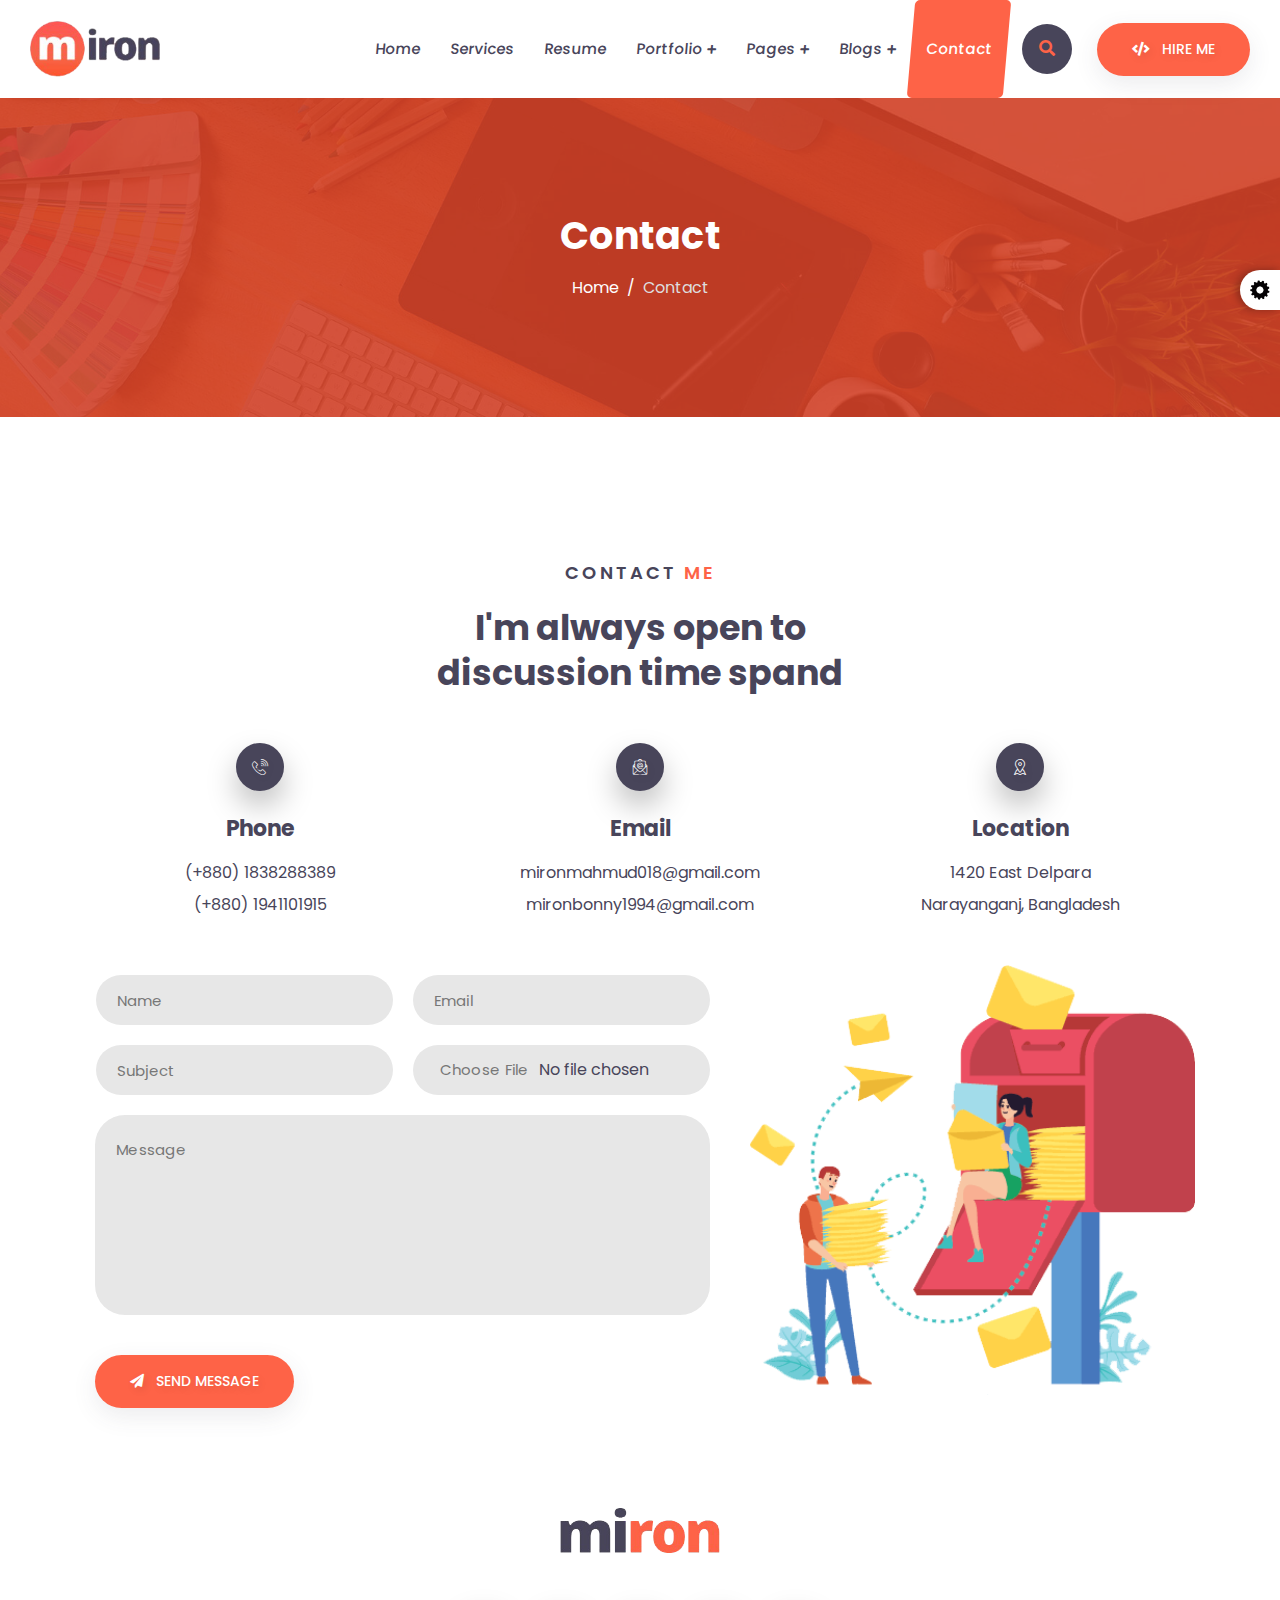
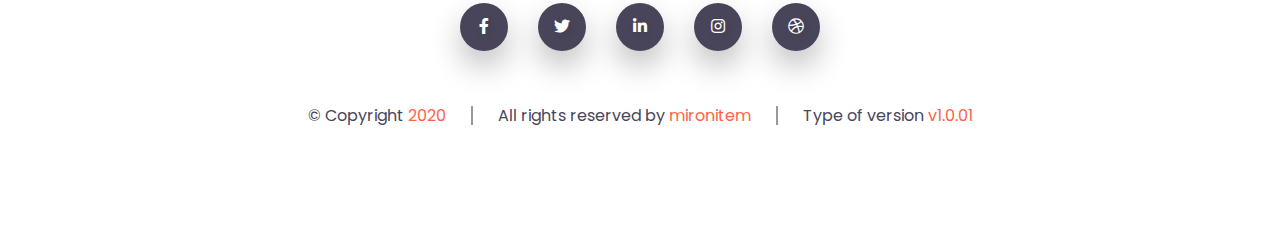
<file: contact.html>
<!DOCTYPE html>
<html lang="en">
    <head>
        <meta charset="UTF-8">
        <meta name="viewport" content="width=device-width, initial-scale=1, shrink-to-fit=no">
        <title>Miron - Contact</title>
        <!--=====================================
                    CSS LINK PART START
        =======================================-->
        <!-- FOR PAGE ICON -->
        <link rel="icon" href="assets/images/logo-icon.png">

        <!-- FOR FONT ICON -->
        <link rel="stylesheet" href="https://cdnjs.cloudflare.com/ajax/libs/font-awesome/5.14.0/css/all.min.css">
        <link rel="stylesheet" href="assets/icon/flaticon/index/flaticon.css">

        <!-- FOR BOOTSTRAP -->
        <link rel="stylesheet" href="assets/source/css/bootstrap.min.css">

        <!-- FOR STYLE -->
        <link rel="stylesheet" href="assets/source/sass/light-theme.css" id="theme-link">
        <!--=====================================
                    CSS LINK PART END
        =======================================-->
    </head>
    <body>
        <!--=====================================
                    GEAR BUTTON PART START
        =======================================-->
        <a class="gear-btn" href="#">
            <img src="assets/images/gear.gif" alt="gear">
        </a>
        <!--=====================================
                    GEAR BUTTON PART END
        =======================================-->


        <!--=====================================
                    NAVBAR PART START
        =======================================-->
        <nav class="navbar-part">
            <div class="container">
                <div class="navbar-content">
                    <a class="navbar-logo" href="index.html"><img src="assets/images/logo.png" alt="logo"></a>
                    <button class="navbar-toggle" type="button"><i class="fas fa-bars"></i></button>
                    <div class="navbar-slide">
                        <a class="navbar-cross" href="#"><i class="fas fa-times"></i></a>
                        <ul class="navbar-list">
                            <li class="navbar-item"><a class="navbar-link" href="index.html">Home</a></li>
                            <li class="navbar-item"><a class="navbar-link" href="service.html">services</a></li>
                            <li class="navbar-item"><a class="navbar-link" href="resume.html">resume</a></li>
                            <li class="navbar-dropdown">
                                <a class="navbar-link dropdown-indicator" href="#">
                                    <span>portfolio</span>
                                    <i class="fas fa-plus"></i>
                                </a>
                                <ul class="dropdown-list">
                                    <li><a class="dropdown-link" href="portfolio-grid.html">Portfolio Grid</a></li>
                                    <li><a class="dropdown-link" href="portfolio-details.html">Portfolio Details</a></li>
                                </ul>
                            </li>
                            <li class="navbar-item navbar-dropdown">
                                <a class="navbar-link dropdown-indicator" href="#">
                                    <span>pages</span>
                                    <i class="fas fa-plus"></i>
                                </a>
                                <ul class="dropdown-list">
                                    <li><a class="dropdown-link" href="#">tutorial</a></li>
                                    <li><a class="dropdown-link" href="#">source code</a></li>
                                    <li><a class="dropdown-link" href="#">payment system</a></li>
                                </ul>
                            </li>
                            <li class="navbar-item navbar-dropdown">
                                <a class="navbar-link dropdown-indicator" href="#">
                                    <span>blogs</span>
                                    <i class="fas fa-plus"></i>
                                </a>
                                <ul class="dropdown-list">
                                    <li><a class="dropdown-link" href="blog-grid.html">Blog grid</a></li>
                                    <li><a class="dropdown-link" href="blog-details.html">blog details</a></li>
                                    <li><a class="dropdown-link" href="blog-grid-leftbar.html">blog grid leftbar</a></li>
                                    <li><a class="dropdown-link" href="blog-grid-rightbar.html">blog grid rightbar</a></li>
                                    <li><a class="dropdown-link" href="blog-details-leftbar.html">blog details leftbar</a></li>
                                    <li><a class="dropdown-link" href="blog-details-rightbar.html">blog details rightbar</a></li>
                                </ul>
                            </li>
                            <li class="navbar-item"><a class="navbar-link" href="contact.html">contact</a></li>
                        </ul>
                        <form class="navbar-src">
                            <input type="text" placeholder="Search for quick...">
                            <a href="#"><i class="fas fa-search"></i></a>
                        </form>
                        <div class="navbar-btn">
                            <a class="btn btn-inline" href="#">
                                <i class="fas fa-code"></i>
                                <span>hire me</span>
                            </a>
                        </div>
                    </div>
                </div>
            </div>
        </nav>
        <!--=====================================
                    NAVBAR PART END
        =======================================-->


        <!--=====================================
                  INNER BANNER PART START
        =======================================-->
        <section class="inner-banner single-banner">
            <div class="inner-oly">
                <div class="container">
                    <div class="row">
                        <div class="col-lg-12">
                            <div class="inner-content">
                                <h1>Contact</h1>
                                <ol class="breadcrumb">
                                    <li class="breadcrumb-item"><a href="index.html">Home</a></li>
                                    <li class="breadcrumb-item active" aria-current="page">contact</li>
                                </ol>
                            </div>
                        </div>
                    </div>
                </div>
            </div>
        </section>
        <!--=====================================
                  INNER BANNER PART END
        =======================================-->


        <!--=====================================
                    CONTACT PART START
        =======================================-->
        <section class="contact-part">
            <div class="container">
                <div class="row">
                    <div class="col-lg-12">
                        <div class="section-heading contact-heading">
                            <p>contact <span>me</span></p>
                            <h2>I'm always open to discussion time spand</h2>
                        </div>
                    </div>
                </div>
                <div class="row mb-5">
                    <div class="col-md-4 col-lg-4">
                        <div class="contact-address">
                            <div class="address-icon">
                                <a class="icon icon-inline"><i class="flaticon-telephone"></i></a>
                            </div>
                            <div class="address-text">
                                <h4>phone</h4>
                                <p>(+880) 1838288389 <span>(+880) 1941101915</span></p>
                            </div>
                        </div>
                    </div>
                    <div class="col-md-4 col-lg-4">
                        <div class="contact-address">
                            <div class="address-icon">
                                <a class="icon icon-inline"><i class="flaticon-mail"></i></a>
                            </div>
                            <div class="address-text">
                                <h4>email</h4>
                                <p>mironmahmud018@gmail.com <span>mironbonny1994@gmail.com</span></p>
                            </div>
                        </div>
                    </div>
                    <div class="col-md-4 col-lg-4">
                        <div class="contact-address">
                            <div class="address-icon">
                                <a class="icon icon-inline"><i class="flaticon-pin"></i></a>
                            </div>
                            <div class="address-text">
                                <h4>location</h4>
                                <p>1420 East Delpara <span>Narayanganj, Bangladesh</span></p>
                            </div>
                        </div>
                    </div>
                </div>
                <div class="row">
                    <div class="col-md-6 col-lg-7">
                        <form class="contact-form">
                            <div class="input-grid">
                                <input type="text" placeholder="Name">
                                <input type="email" placeholder="Email">
                            </div>
                            <div class="input-grid">
                                <input type="text" placeholder="Subject">
                                <input type="file">
                            </div>
                            <div class="input-grid">
                                <textarea placeholder="Message"></textarea>
                            </div>
                            <div class="input-btn">
                                <button class="btn btn-inline" type="submit">
                                    <i class="fas fa-paper-plane"></i>
                                    <span>send message</span>
                                </button>
                            </div>
                        </form>
                    </div>
                    <div class="col-md-6 col-lg-5">
                        <div class="contact-img">
                            <img src="assets/images/contact.png" alt="contact">
                        </div>
                    </div>
                </div>
            </div>
        </section>
        <!--=====================================
                    CONTACT PART END
        =======================================-->


        <!--=====================================
                    FOOTER PART START
        =======================================-->
        <section class="footer-part">
            <div class="container">
                <div class="row">
                    <div class="col-lg-12">
                        <div class="footer-logo">
                            <a href="#"><img src="assets/images/footer-logo.png" alt="footer-logo"></a>
                        </div>
                    </div>
                </div>
                <div class="row">
                    <div class="col-lg-12">
                        <ul class="footer-icon">
                            <li><a class="icon icon-inline" target="_blank" href="https://facebook.com/mironcoder/"><i class="fab fa-facebook-f"></i></a></li>
                            <li><a class="icon icon-inline" target="_blank" href="https://twitter.com/mironcoder/"><i class="fab fa-twitter"></i></a></li>
                            <li><a class="icon icon-inline" target="_blank" href="https://linkedin.com/in/mironcoder/"><i class="fab fa-linkedin-in"></i></a></li>
                            <li><a class="icon icon-inline" target="_blank" href="https://instagram.com/mironcoder"><i class="fab fa-instagram"></i></a></li>
                            <li><a class="icon icon-inline" target="_blank" href="https://dribbble.com/mironcoder/"><i class="fab fa-dribbble"></i></a></li>
                        </ul>
                    </div>
                </div>
                <div class="row">
                    <div class="col-lg-12">
                        <ul class="footer-text">
                            <li><h6>&copy; Copyright <span>2020</span></h6></li>
                            <li><h6>All rights reserved by <a href="#">mironitem</a></h6></li>
                            <li><h6>Type of version <span>v1.0.01</span></h6></li>
                        </ul>
                    </div>
                </div>
            </div>
        </section>
        <!--=====================================
                    FOOTER PART END
        =======================================-->
        

        <!--=====================================
                    JS LINK PART START
        =======================================-->
        <!-- FOR BOOTSTRAP -->
        <script src="assets/source/js/jquery-1.12.4.min.js"></script>
        <script src="assets/source/js/popper.min.js"></script>
        <script src="assets/source/js/bootstrap.min.js"></script>

        <!-- FOR INTERACTION -->
        <script src="assets/source/js/main.js"></script>
        <!--=====================================
                    JS LINK PART END
        =======================================-->
    </body>
</html>
</file>
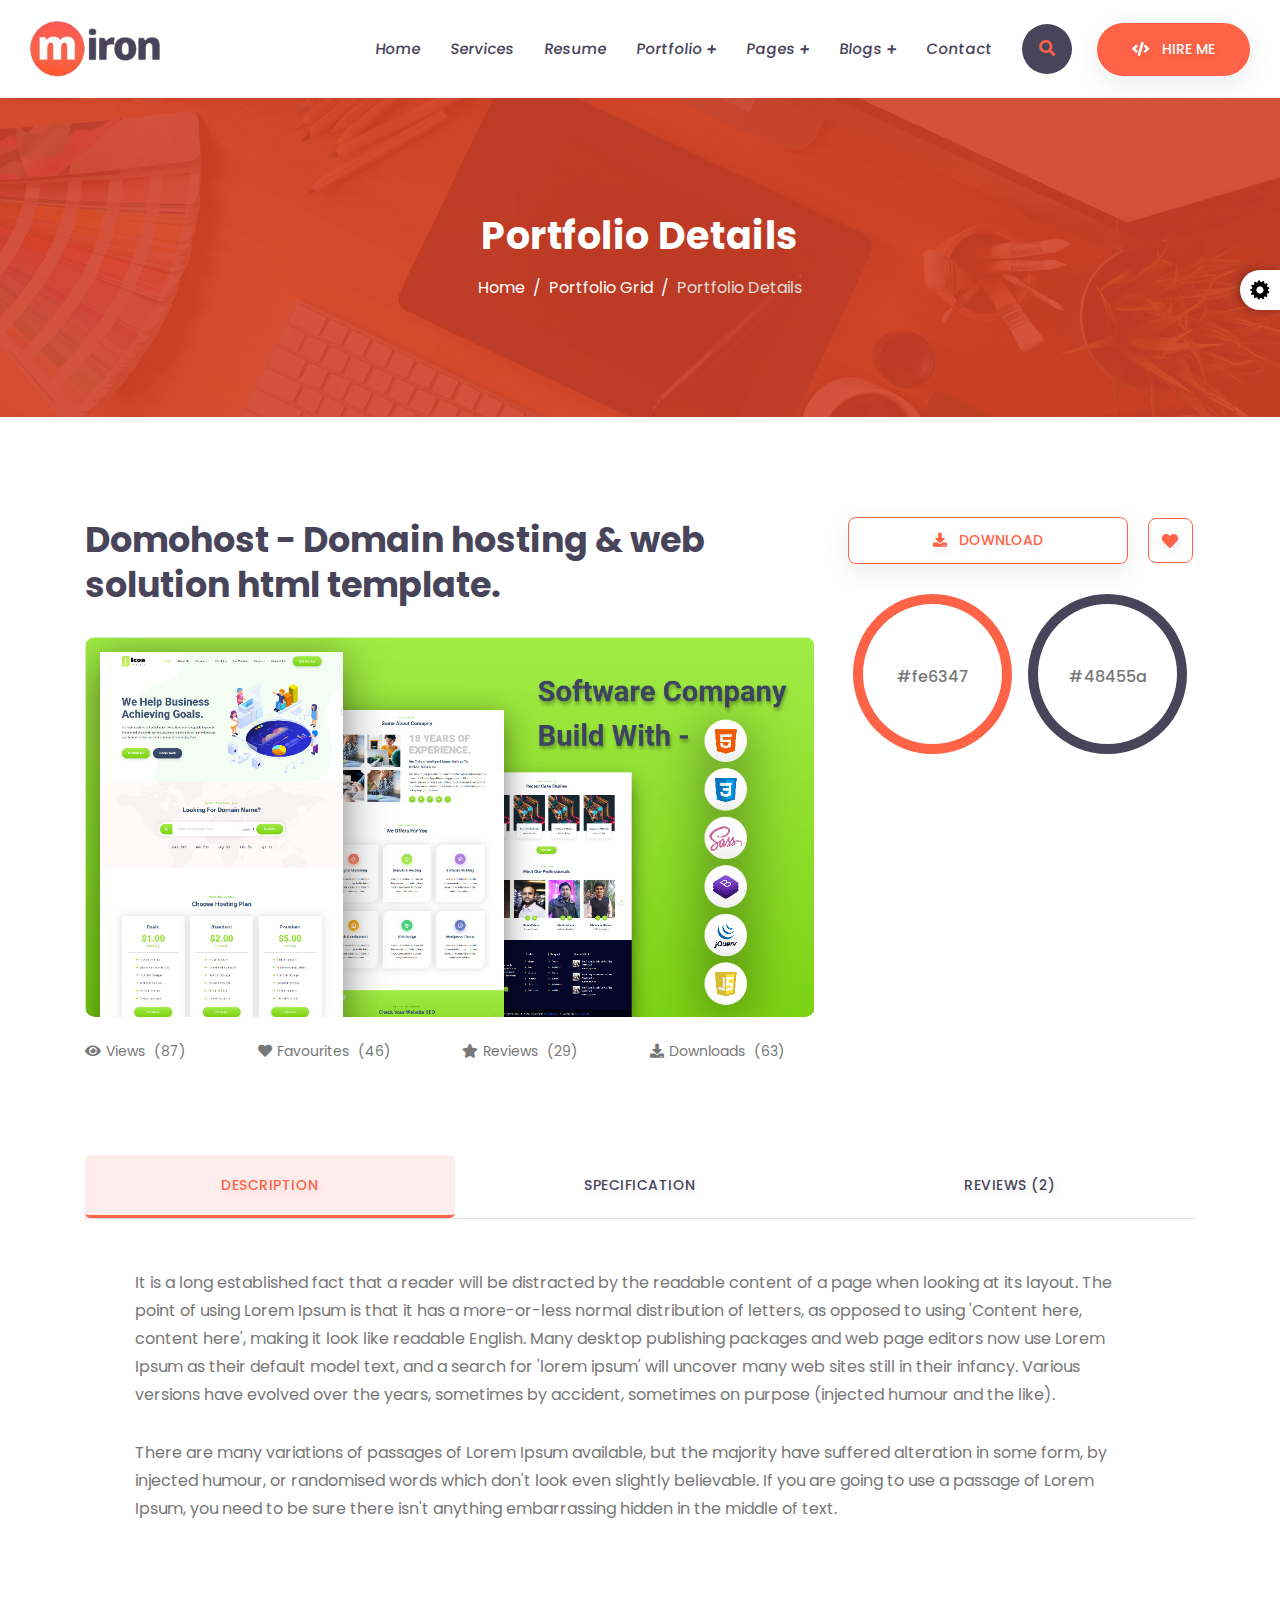
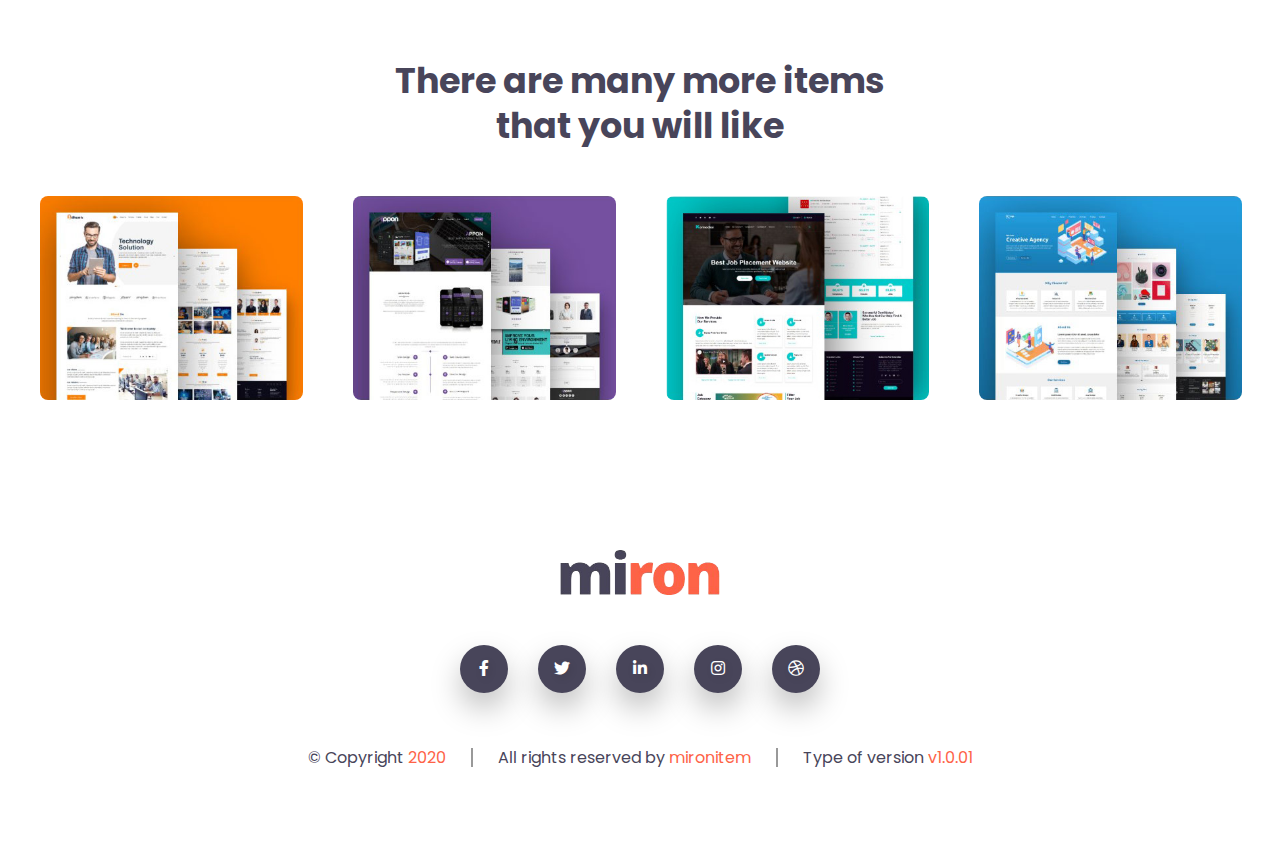
<file: portfolio-details.html>
<!DOCTYPE html>
<html lang="en">
    <head>
        <meta charset="UTF-8">
        <meta name="viewport" content="width=device-width, initial-scale=1, shrink-to-fit=no">
        <title>Miron - Portfolio Details</title>
        <!--=====================================
                    CSS LINK PART START
        =======================================-->
        <!-- FOR PAGE ICON -->
        <link rel="icon" href="assets/images/logo-icon.png">

        <!-- FOR FONT ICON -->
        <link rel="stylesheet" href="https://cdnjs.cloudflare.com/ajax/libs/font-awesome/5.14.0/css/all.min.css">
        <link rel="stylesheet" href="assets/icon/flaticon/index/flaticon.css">

        <!-- FOR SLICK SLIDER -->
        <link rel="stylesheet" href="assets/source/css/slick.css">

        <!-- FOR BOOTSTRAP -->
        <link rel="stylesheet" href="assets/source/css/bootstrap.min.css">

        <!-- FOR STYLE -->
        <link rel="stylesheet" href="assets/source/sass/light-theme.css" id="theme-link">
        <!--=====================================
                    CSS LINK PART END
        =======================================-->
    </head>
    <body>
        <!--=====================================
                    GEAR BUTTON PART START
        =======================================-->
        <a class="gear-btn" href="#">
            <img src="assets/images/gear.gif" alt="gear">
        </a>
        <!--=====================================
                    GEAR BUTTON PART END
        =======================================-->


        <!--=====================================
                    NAVBAR PART START
        =======================================-->
        <nav class="navbar-part">
            <div class="container">
                <div class="navbar-content">
                    <a class="navbar-logo" href="index.html"><img src="assets/images/logo.png" alt="logo"></a>
                    <button class="navbar-toggle" type="button"><i class="fas fa-bars"></i></button>
                    <div class="navbar-slide">
                        <a class="navbar-cross" href="#"><i class="fas fa-times"></i></a>
                        <ul class="navbar-list">
                            <li class="navbar-item"><a class="navbar-link" href="index.html">Home</a></li>
                            <li class="navbar-item"><a class="navbar-link" href="service.html">services</a></li>
                            <li class="navbar-item"><a class="navbar-link" href="resume.html">resume</a></li>
                            <li class="navbar-dropdown">
                                <a class="navbar-link dropdown-indicator" href="#">
                                    <span>portfolio</span>
                                    <i class="fas fa-plus"></i>
                                </a>
                                <ul class="dropdown-list">
                                    <li><a class="dropdown-link" href="portfolio-grid.html">Portfolio Grid</a></li>
                                    <li><a class="dropdown-link" href="portfolio-details.html">Portfolio Details</a></li>
                                </ul>
                            </li>
                            <li class="navbar-item navbar-dropdown">
                                <a class="navbar-link dropdown-indicator" href="#">
                                    <span>pages</span>
                                    <i class="fas fa-plus"></i>
                                </a>
                                <ul class="dropdown-list">
                                    <li><a class="dropdown-link" href="#">tutorial</a></li>
                                    <li><a class="dropdown-link" href="#">source code</a></li>
                                    <li><a class="dropdown-link" href="#">payment system</a></li>
                                </ul>
                            </li>
                            <li class="navbar-item navbar-dropdown">
                                <a class="navbar-link dropdown-indicator" href="#">
                                    <span>blogs</span>
                                    <i class="fas fa-plus"></i>
                                </a>
                                <ul class="dropdown-list">
                                    <li><a class="dropdown-link" href="blog-grid.html">Blog grid</a></li>
                                    <li><a class="dropdown-link" href="blog-details.html">blog details</a></li>
                                    <li><a class="dropdown-link" href="blog-grid-leftbar.html">blog grid leftbar</a></li>
                                    <li><a class="dropdown-link" href="blog-grid-rightbar.html">blog grid rightbar</a></li>
                                    <li><a class="dropdown-link" href="blog-details-leftbar.html">blog details leftbar</a></li>
                                    <li><a class="dropdown-link" href="blog-details-rightbar.html">blog details rightbar</a></li>
                                </ul>
                            </li>
                            <li class="navbar-item"><a class="navbar-link" href="contact.html">contact</a></li>
                        </ul>
                        <form class="navbar-src">
                            <input type="text" placeholder="Search for quick...">
                            <a href="#"><i class="fas fa-search"></i></a>
                        </form>
                        <div class="navbar-btn">
                            <a class="btn btn-inline" href="#">
                                <i class="fas fa-code"></i>
                                <span>hire me</span>
                            </a>
                        </div>
                    </div>
                </div>
            </div>
        </nav>
        <!--=====================================
                    NAVBAR PART END
        =======================================-->


        <!--=====================================
                  INNER BANNER PART START
        =======================================-->
        <section class="inner-banner single-banner">
            <div class="inner-oly">
                <div class="container">
                    <div class="row">
                        <div class="col-lg-12">
                            <div class="inner-content">
                                <h1>Portfolio Details</h1>
                                <ol class="breadcrumb">
                                    <li class="breadcrumb-item"><a href="index.html">Home</a></li>
                                    <li class="breadcrumb-item"><a href="portfolio-grid.html">Portfolio grid</a></li>
                                    <li class="breadcrumb-item active" aria-current="page">Portfolio details</li>
                                </ol>
                            </div>
                        </div>
                    </div>
                </div>
            </div>
        </section>
        <!--=====================================
                  INNER BANNER PART END
        =======================================-->


        <!--=====================================
                PORTFOLIO CONTENT PART START
        =======================================-->
        <section class="port-con-part">
            <div class="container">
                <div class="row">
                    <div class="col-lg-8">
                        <div class="port-con-title">
                            <h2><a href="#">Domohost - Domain hosting & web solution html template.</a></h2>
                        </div>
                        <div class="port-con-img">
                            <img src="assets/images/port-details.png" alt="port-details">
                        </div>
                        <ul class="port-con-meta">
                            <li>
                                <i class="fas fa-eye"></i>
                                <p>Views <span>(87)</span></p>
                            </li>
                            <li>
                                <i class="fas fa-heart"></i>
                                <p>Favourites <span>(46)</span></p>
                            </li>
                            <li>
                                <i class="fas fa-star"></i>
                                <p>Reviews <span>(29)</span></p>
                            </li>
                            <li>
                                <i class="fas fa-download"></i>
                                <p>Downloads <span>(63)</span></p>
                            </li>
                        </ul>
                    </div>
                    <div class="col-lg-4">
                        <div class="port-con-btn">
                            <button class="btn btn-outline">
                                <i class="fas fa-download"></i>
                                <span>Download</span>
                            </button>
                            <a class="icon icon-outline" href="#">
                                <i class="fas fa-heart"></i>
                            </a>
                        </div>
                        <div class="port-con-color">
                            <span>#fe6347</span>
                            <span>#48455a</span>
                        </div>
                    </div>
                </div>
            </div>
        </section>
        <!--=====================================
                PORTFOLIO CONTENT PART END
        =======================================-->


        <!--=====================================
               PORTFOLIO DETAILS PART START
        =======================================-->
        <section class="port-det-part">
            <div class="container">
                <div class="row">
                    <div class="col-lg-12">
                        <div class="port-det-menu">
                            <ul class="nav nav-tabs">
                                <li><a href="#descrip" class="nav-link active" data-toggle="tab">description</a></li>
                                <li><a href="#specific" class="nav-link" data-toggle="tab">specification</a></li>
                                <li><a href="#review" class="nav-link" data-toggle="tab">reviews (2)</a></li>
                            </ul>
                        </div>
                        <div class="tab-pane active" id="descrip">
                            <div class="port-det-descrip">
                                <p>It is a long established fact that a reader will be distracted by the readable content of a page when looking at its layout. The point of using Lorem Ipsum is that it has a more-or-less normal distribution of letters, as opposed to using 'Content here, content here', making it look like readable English. Many desktop publishing packages and web page editors now use Lorem Ipsum as their default model text, and a search for 'lorem ipsum' will uncover many web sites still in their infancy. Various versions have evolved over the years, sometimes by accident, sometimes on purpose (injected humour and the like). <span>There are many variations of passages of Lorem Ipsum available, but the majority have suffered alteration in some form, by injected humour, or randomised words which don't look even slightly believable. If you are going to use a passage of Lorem Ipsum, you need to be sure there isn't anything embarrassing hidden in the middle of text.</span></p>
                            </div>
                        </div>
                        <div class="tab-pane" id="specific">
                            <div class="port-det-specific">
                                <table class="table table-bordered">
                                    <tbody>
                                      <tr>
                                        <th scope="row">Total page</th>
                                        <td>12</td>
                                      </tr>
                                      <tr>
                                        <th scope="row">version</th>
                                        <td>vi.0.01</td>
                                      </tr>
                                      <tr>
                                        <th scope="row">Brand color</th>
                                        <td>#fe6347</td>
                                      </tr>
                                      <tr>
                                        <th scope="row">Typography</th>
                                        <td>Poppins</td>
                                      </tr>
                                    </tbody>
                                  </table>
                            </div>
                        </div>
                        <div class="tab-pane" id="review">
                            <div class="port-det-review">
                                <ul class="review-list">
                                    <li class="review-item">
                                        <div class="reviewer-img">
                                            <a href="#"><img src="assets/images/comment-1.jpg" alt="comment-1"></a>
                                        </div>
                                        <div class="reviewer-descrip">
                                            <div class="reviewer-meta">
                                                <a href="#">Miron hasan</a>
                                                <p>02 February 2020</p>
                                            </div>
                                            <ul class="reviewer-rating">
                                                <li><i class="fas fa-star active"></i></li>
                                                <li><i class="fas fa-star active"></i></li>
                                                <li><i class="fas fa-star active"></i></li>
                                                <li><i class="fas fa-star active"></i></li>
                                                <li><i class="fas fa-star active"></i></li>
                                            </ul>
                                            <div class="reviewer-quote">
                                                <p>Lorem, ipsum dolor sit amet consectetur adipisicing elit. Amet, temporibus ad soluta iusto necessitatibus saepe, nemo laboriosam quod qui provident ipsum laudantium itaque veritatis illo.</p>
                                            </div>
                                        </div>
                                    </li>
                                    <li class="review-item">
                                        <div class="reviewer-img">
                                            <a href="#"><img src="assets/images/comment-2.jpg" alt="comment-2"></a>
                                        </div>
                                        <div class="reviewer-descrip">
                                            <div class="reviewer-meta">
                                                <a href="#">Salina gomes</a>
                                                <p>02 February 2020</p>
                                            </div>
                                            <ul class="reviewer-rating">
                                                <li><i class="fas fa-star active"></i></li>
                                                <li><i class="fas fa-star active"></i></li>
                                                <li><i class="fas fa-star active"></i></li>
                                                <li><i class="fas fa-star"></i></li>
                                                <li><i class="fas fa-star"></i></li>
                                            </ul>
                                            <div class="reviewer-quote">
                                                <p>Lorem, ipsum dolor sit amet consectetur adipisicing elit. Amet, temporibus ad soluta iusto necessitatibus saepe, nemo laboriosam quod qui provident ipsum laudantium itaque veritatis illo.</p>
                                            </div>
                                        </div>
                                    </li>
                                </ul>
                                <form class="review-form">
                                    <h3>Leave Your Qoute</h3>
                                    <div class="grid-input">
                                        <input type="text" placeholder="Your name">
                                        <input type="email" placeholder="Your email">
                                    </div>
                                    <div class="row-input">
                                        <textarea placeholder="Your quote"></textarea>
                                    </div>
                                    <div class="star-rating">
                                        <input type="radio" name="rating" id="star-1"><label for="star-1"></label>
                                        <input type="radio" name="rating" id="star-2"><label for="star-2"></label>
                                        <input type="radio" name="rating" id="star-3"><label for="star-3"></label>
                                        <input type="radio" name="rating" id="star-4"><label for="star-4"></label>
                                        <input type="radio" name="rating" id="star-5"><label for="star-5"></label>
                                    </div>
                                    <button class="btn btn-inline">
                                        <i class="fas fa-paper-plane"></i>
                                        <span>send quote</span>
                                    </button>
                                </form>
                            </div>
                        </div>
                    </div>
                </div>
            </div>
        </section>
        <!--=====================================
               PORTFOLIO DETAILS PART END
        =======================================-->


        <!--=====================================
                    PORTFOLIO PART START
        =======================================-->
        <section class="port-part">
            <div class="container">
                <div class="row">
                    <div class="col-lg-12">
                        <div class="section-heading port-heading">
                            <h2>There are many more items that you will like</h2>
                        </div>
                    </div>
                </div>
                <div class="row">
                    <div class="col-lg-12">
                        <div class="port-slider">
                            <div class="port-card">
                                <div class="port-img">
                                    <img src="assets/images/port-1.jpg" alt="port-1">
                                </div>
                                <div class="port-oly">
                                    <div class="port-btn">
                                        <a class="btn btn-inline" href="#">live preview</a>
                                        <a class="btn btn-inline" href="#">view details</a>
                                    </div>
                                </div>
                            </div>
                            <div class="port-card">
                                <div class="port-img">
                                    <img src="assets/images/port-2.jpg" alt="port-2">
                                </div>
                                <div class="port-oly">
                                    <div class="port-btn">
                                        <a class="btn btn-inline" href="#">live preview</a>
                                        <a class="btn btn-inline" href="#">view details</a>
                                    </div>
                                </div>
                            </div>
                            <div class="port-card">
                                <div class="port-img">
                                    <img src="assets/images/port-3.jpg" alt="port-3">
                                </div>
                                <div class="port-oly">
                                    <div class="port-btn">
                                        <a class="btn btn-inline" href="#">live preview</a>
                                        <a class="btn btn-inline" href="#">view details</a>
                                    </div>
                                </div>
                            </div>
                            <div class="port-card">
                                <div class="port-img">
                                    <img src="assets/images/port-4.jpg" alt="port-4">
                                </div>
                                <div class="port-oly">
                                    <div class="port-btn">
                                        <a class="btn btn-inline" href="#">live preview</a>
                                        <a class="btn btn-inline" href="#">view details</a>
                                    </div>
                                </div>
                            </div>
                            <div class="port-card">
                                <div class="port-img">
                                    <img src="assets/images/port-5.jpg" alt="port-5">
                                </div>
                                <div class="port-oly">
                                    <div class="port-btn">
                                        <a class="btn btn-inline" href="#">live preview</a>
                                        <a class="btn btn-inline" href="#">view details</a>
                                    </div>
                                </div>
                            </div>
                        </div>
                    </div>
                </div>
            </div>
        </section>
        <!--=====================================
                    PORTFOLIO PART END
        =======================================-->


        <!--=====================================
                    FOOTER PART START
        =======================================-->
        <section class="footer-part port-footer">
            <div class="container">
                <div class="row">
                    <div class="col-lg-12">
                        <div class="footer-logo">
                            <a href="#"><img src="assets/images/footer-logo.png" alt="footer-logo"></a>
                        </div>
                    </div>
                </div>
                <div class="row">
                    <div class="col-lg-12">
                        <ul class="footer-icon">
                            <li><a class="icon icon-inline" target="_blank" href="https://facebook.com/mironcoder/"><i class="fab fa-facebook-f"></i></a></li>
                            <li><a class="icon icon-inline" target="_blank" href="https://twitter.com/mironcoder/"><i class="fab fa-twitter"></i></a></li>
                            <li><a class="icon icon-inline" target="_blank" href="https://linkedin.com/in/mironcoder/"><i class="fab fa-linkedin-in"></i></a></li>
                            <li><a class="icon icon-inline" target="_blank" href="https://instagram.com/mironcoder"><i class="fab fa-instagram"></i></a></li>
                            <li><a class="icon icon-inline" target="_blank" href="https://dribbble.com/mironcoder/"><i class="fab fa-dribbble"></i></a></li>
                        </ul>
                    </div>
                </div>
                <div class="row">
                    <div class="col-lg-12">
                        <ul class="footer-text">
                            <li><h6>&copy; Copyright <span>2020</span></h6></li>
                            <li><h6>All rights reserved by <a href="#">mironitem</a></h6></li>
                            <li><h6>Type of version <span>v1.0.01</span></h6></li>
                        </ul>
                    </div>
                </div>
            </div>
        </section>
        <!--=====================================
                    FOOTER PART END
        =======================================-->
        

        <!--=====================================
                    JS LINK PART START
        =======================================-->
        <!-- FOR BOOTSTRAP -->
        <script src="assets/source/js/jquery-1.12.4.min.js"></script>
        <script src="assets/source/js/popper.min.js"></script>
        <script src="assets/source/js/bootstrap.min.js"></script>

        <!-- FOR SLICK SLIDER -->
        <script src="assets/source/js/slick.min.js"></script>
        <script src="assets/source/js/slick.js"></script>

        <!-- FOR COUNTERUP -->
        <script src="assets/source/js/counterup.min.js"></script>
        <script src="assets/source/js/waypoints.min.js"></script>
        <script src="assets/source/js/counterup.js"></script>

        <!-- FOR INTERACTION -->
        <script src="assets/source/js/main.js"></script>
        <!--=====================================
                    JS LINK PART END
        =======================================-->
    </body>
</html>
</file>
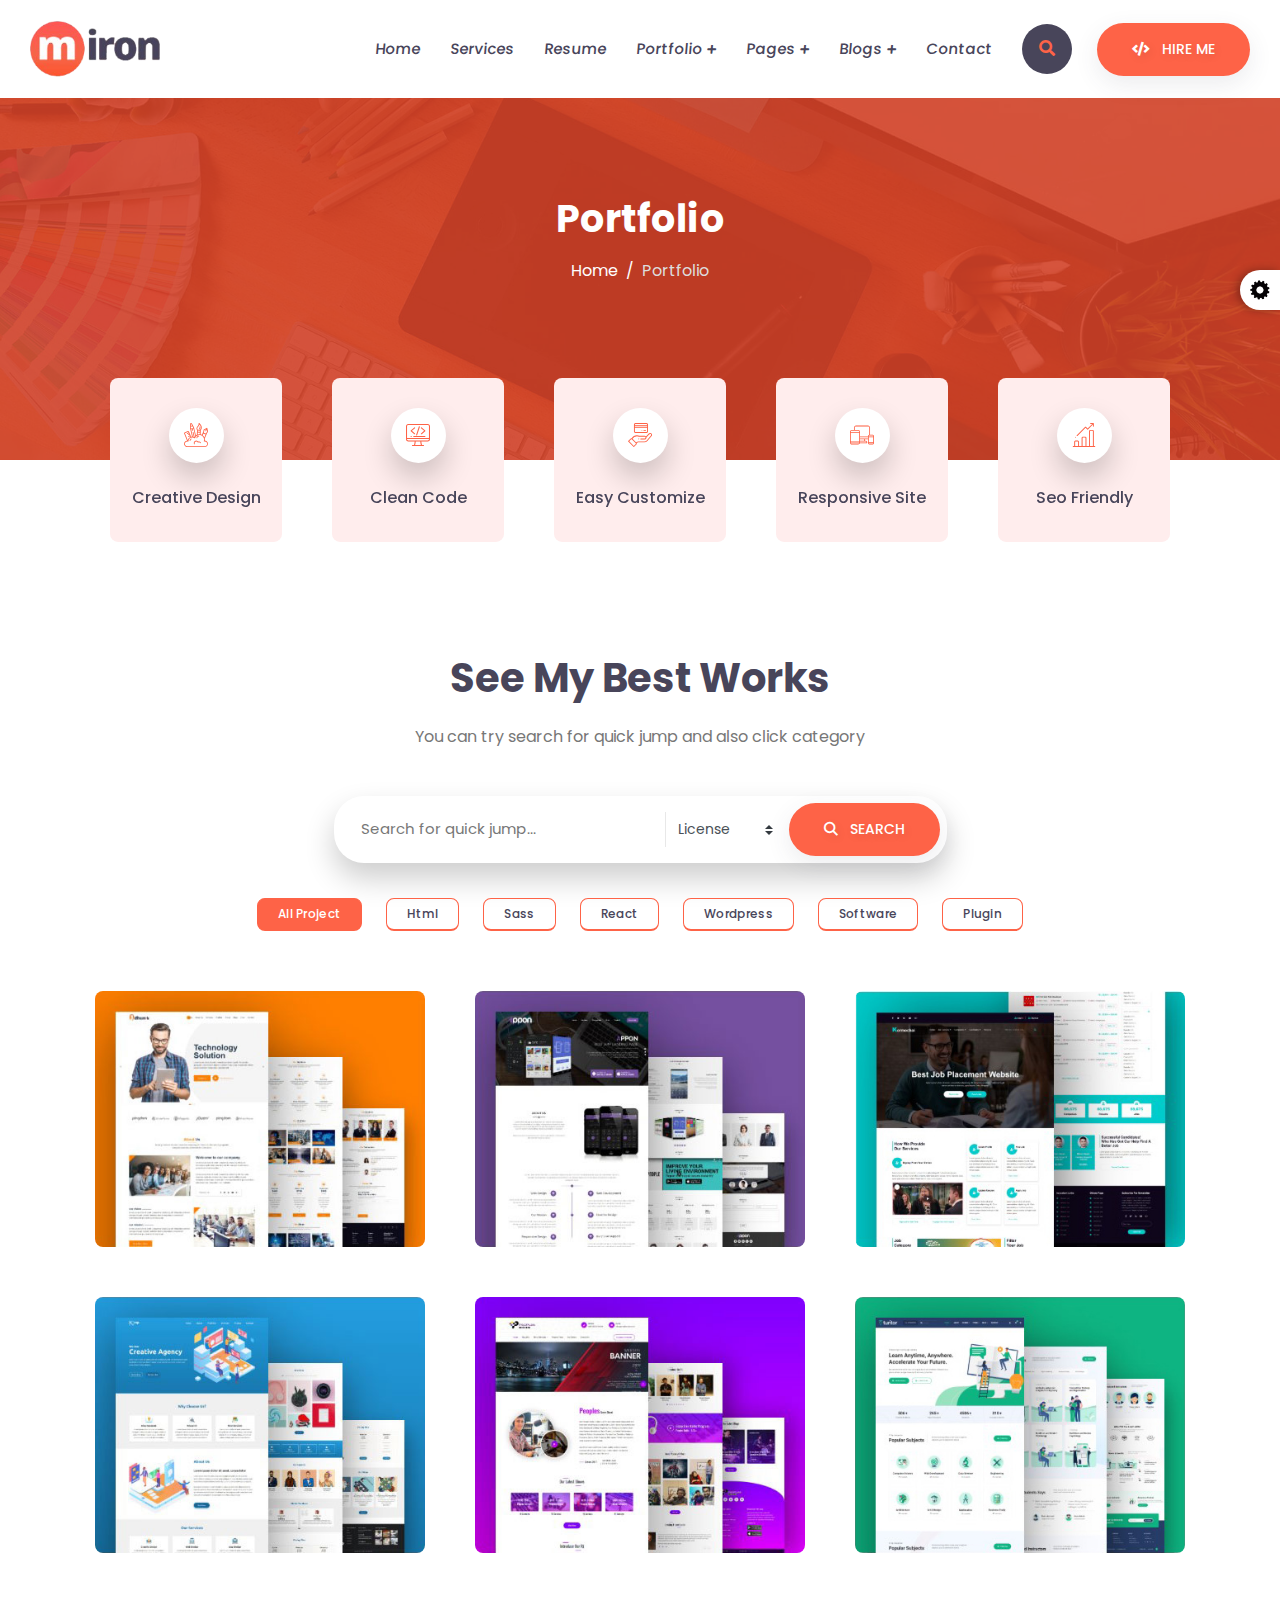
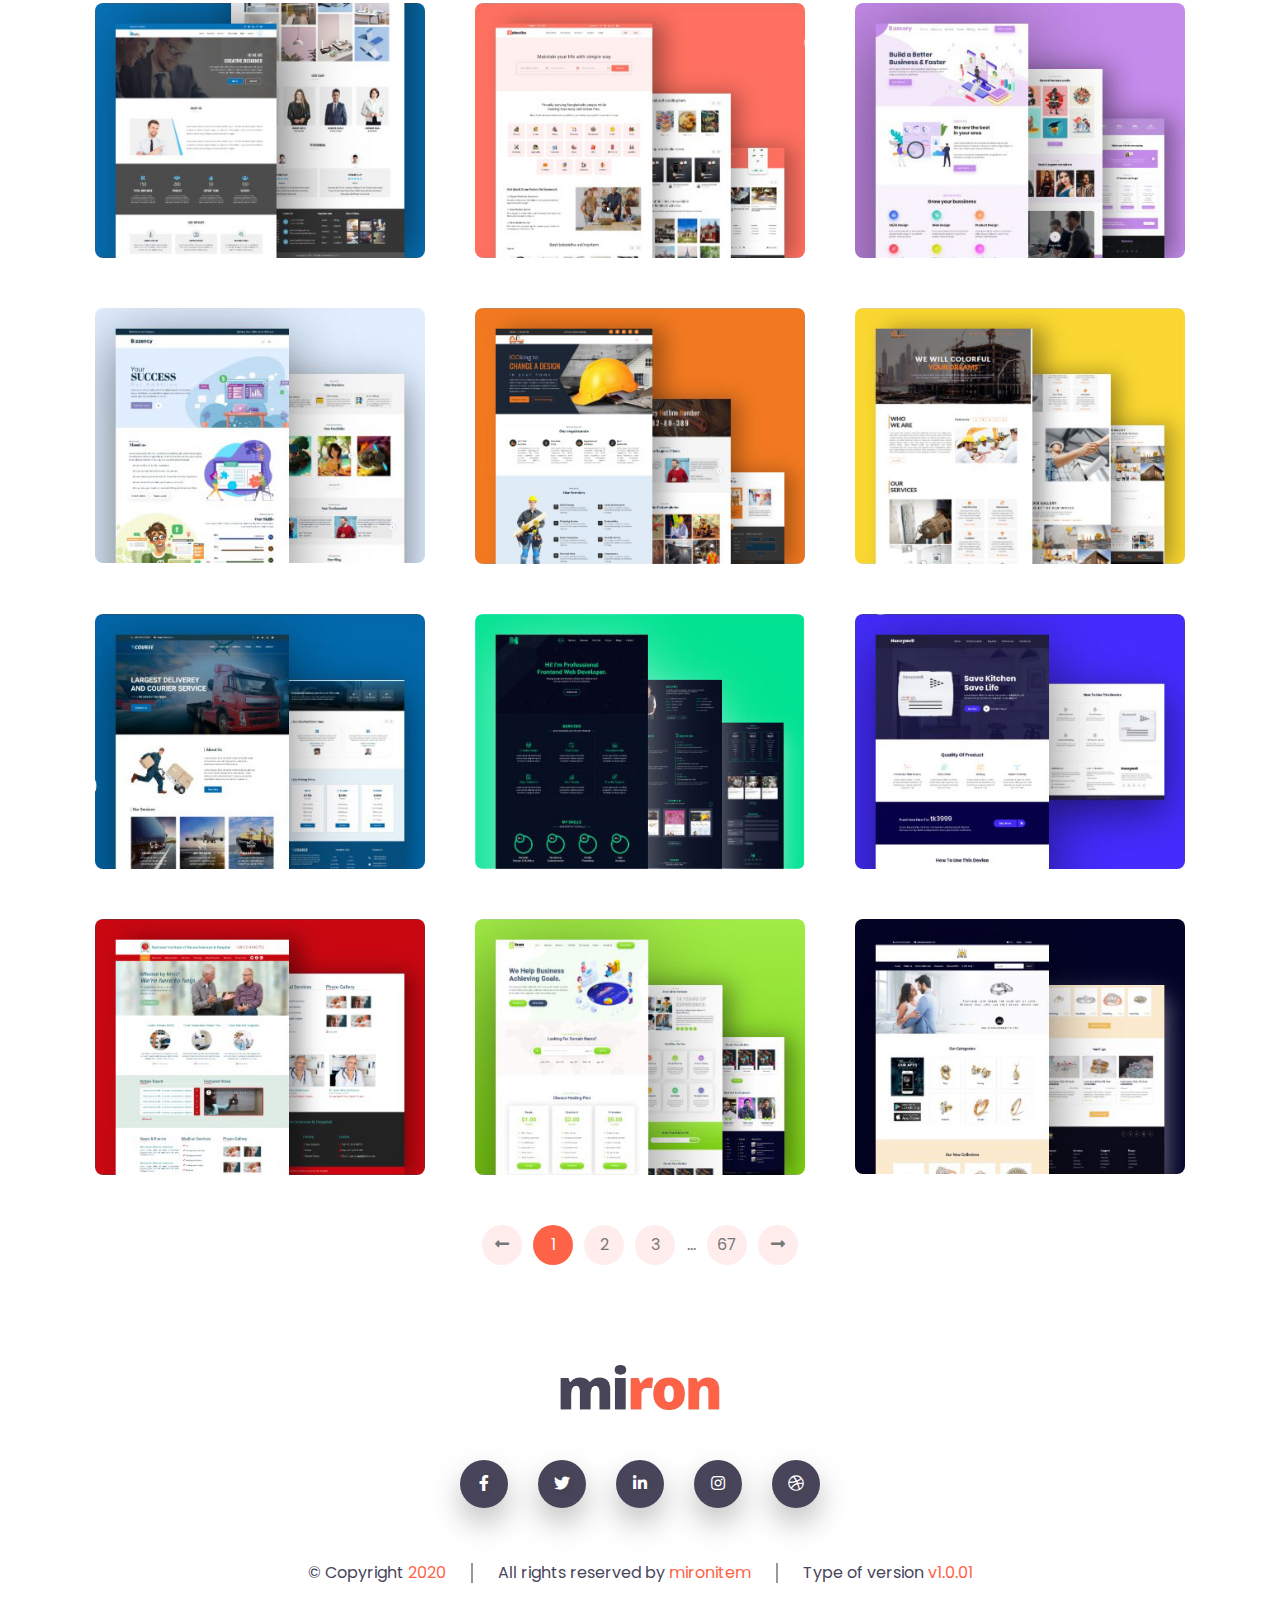
<file: portfolio-grid.html>
<!DOCTYPE html>
<html lang="en">
    <head>
        <meta charset="UTF-8">
        <meta name="viewport" content="width=device-width, initial-scale=1, shrink-to-fit=no">
        <title>Miron - Portfolio</title>
        <!--=====================================
                    CSS LINK PART START
        =======================================-->
        <!-- FOR PAGE ICON -->
        <link rel="icon" href="assets/images/logo-icon.png">

        <!-- FOR FONT ICON -->
        <link rel="stylesheet" href="https://cdnjs.cloudflare.com/ajax/libs/font-awesome/5.14.0/css/all.min.css">
        <link rel="stylesheet" href="assets/icon/flaticon/index/flaticon.css">
        <link rel="stylesheet" href="assets/icon/flaticon/portfolio/flaticon.css">

        <!-- FOR SLICK SLIDER -->
        <link rel="stylesheet" href="assets/source/css/slick.css">

        <!-- FOR BOOTSTRAP -->
        <link rel="stylesheet" href="assets/source/css/bootstrap.min.css">

        <!-- FOR STYLE -->
        <link rel="stylesheet" href="assets/source/sass/light-theme.css" id="theme-link">
        <!--=====================================
                    CSS LINK PART END
        =======================================-->
    </head>
    <body>
        <!--=====================================
                    GEAR BUTTON PART START
        =======================================-->
        <a class="gear-btn" href="#">
            <img src="assets/images/gear.gif" alt="gear">
        </a>
        <!--=====================================
                    GEAR BUTTON PART END
        =======================================-->


        <!--=====================================
                    NAVBAR PART START
        =======================================-->
        <nav class="navbar-part">
            <div class="container">
                <div class="navbar-content">
                    <a class="navbar-logo" href="index.html"><img src="assets/images/logo.png" alt="logo"></a>
                    <button class="navbar-toggle" type="button"><i class="fas fa-bars"></i></button>
                    <div class="navbar-slide">
                        <a class="navbar-cross" href="#"><i class="fas fa-times"></i></a>
                        <ul class="navbar-list">
                            <li class="navbar-item"><a class="navbar-link" href="index.html">Home</a></li>
                            <li class="navbar-item"><a class="navbar-link" href="service.html">services</a></li>
                            <li class="navbar-item"><a class="navbar-link" href="resume.html">resume</a></li>
                            <li class="navbar-dropdown">
                                <a class="navbar-link dropdown-indicator" href="#">
                                    <span>portfolio</span>
                                    <i class="fas fa-plus"></i>
                                </a>
                                <ul class="dropdown-list">
                                    <li><a class="dropdown-link" href="portfolio-grid.html">Portfolio Grid</a></li>
                                    <li><a class="dropdown-link" href="portfolio-details.html">Portfolio Details</a></li>
                                </ul>
                            </li>
                            <li class="navbar-item navbar-dropdown">
                                <a class="navbar-link dropdown-indicator" href="#">
                                    <span>pages</span>
                                    <i class="fas fa-plus"></i>
                                </a>
                                <ul class="dropdown-list">
                                    <li><a class="dropdown-link" href="#">tutorial</a></li>
                                    <li><a class="dropdown-link" href="#">source code</a></li>
                                    <li><a class="dropdown-link" href="#">payment system</a></li>
                                </ul>
                            </li>
                            <li class="navbar-item navbar-dropdown">
                                <a class="navbar-link dropdown-indicator" href="#">
                                    <span>blogs</span>
                                    <i class="fas fa-plus"></i>
                                </a>
                                <ul class="dropdown-list">
                                    <li><a class="dropdown-link" href="blog-grid.html">Blog grid</a></li>
                                    <li><a class="dropdown-link" href="blog-details.html">blog details</a></li>
                                    <li><a class="dropdown-link" href="blog-grid-leftbar.html">blog grid leftbar</a></li>
                                    <li><a class="dropdown-link" href="blog-grid-rightbar.html">blog grid rightbar</a></li>
                                    <li><a class="dropdown-link" href="blog-details-leftbar.html">blog details leftbar</a></li>
                                    <li><a class="dropdown-link" href="blog-details-rightbar.html">blog details rightbar</a></li>
                                </ul>
                            </li>
                            <li class="navbar-item"><a class="navbar-link" href="contact.html">contact</a></li>
                        </ul>
                        <form class="navbar-src">
                            <input type="text" placeholder="Search for quick...">
                            <a href="#"><i class="fas fa-search"></i></a>
                        </form>
                        <div class="navbar-btn">
                            <a class="btn btn-inline" href="#">
                                <i class="fas fa-code"></i>
                                <span>hire me</span>
                            </a>
                        </div>
                    </div>
                </div>
            </div>
        </nav>
        <!--=====================================
                    NAVBAR PART END
        =======================================-->


        <!--=====================================
                  INNER BANNER PART START
        =======================================-->
        <section class="inner-banner">
            <div class="inner-oly">
                <div class="container">
                    <div class="row">
                        <div class="col-lg-12">
                            <div class="inner-content">
                                <h1>portfolio</h1>
                                <ol class="breadcrumb">
                                    <li class="breadcrumb-item"><a href="index.html">Home</a></li>
                                    <li class="breadcrumb-item active" aria-current="page">portfolio</li>
                                </ol>
                            </div>
                        </div>
                    </div>
                </div>
            </div>
        </section>
        <!--=====================================
                  INNER BANNER PART END
        =======================================-->


        <!--=====================================
                    FEATURE PART START
        =======================================-->
        <section class="feature-part">
            <div class="container">
                <div class="feature-slider">
                    <div class="feature-card">
                        <i class="flaticon-creativity"></i>
                        <h6>creative design</h6>
                    </div>
                    <div class="feature-card">
                        <i class="flaticon-tools-and-utensils"></i>
                        <h6>clean code</h6>
                    </div>
                    <div class="feature-card">
                        <i class="flaticon-credit-card"></i>
                        <h6>easy customize</h6>
                    </div>
                    <div class="feature-card">
                        <i class="flaticon-devices"></i>
                        <h6>responsive site</h6>
                    </div>
                    <div class="feature-card">
                        <i class="flaticon-bar-chart"></i>
                        <h6>seo friendly</h6>
                    </div>
                    <div class="feature-card">
                        <i class="flaticon-creativity"></i>
                        <h6>creative design</h6>
                    </div>
                </div>
            </div>
        </section>
        <!--=====================================
                    FEATURE PART END
        =======================================-->


        <!--=====================================
                INNER PORTFOLIO PART START
        =======================================-->
        <section class="inner-port-part">
            <div class="container">
                <div class="row">
                    <div class="col-lg-12">
                        <div class="inner-port-heading">
                            <h2>see my best works</h2>
                            <p>You can try search for quick jump and also click category</p>
                        </div>
                    </div>
                </div>
                <div class="row">
                    <div class="col-lg-12">
                        <div class="port-src">
                            <form class="port-form">
                                <input type="text" placeholder="Search for quick jump...">
                                <select class="custom-select">
                                    <option selected>License</option>
                                    <option value="1">Free</option>
                                    <option value="2">Premium</option>
                                </select>
                                <button class="btn btn-inline">
                                    <i class="flaticon-magnifying-glass"></i> 
                                    <span>search</span>
                                </button>
                            </form>
                        </div>
                    </div>
                </div>
                <div class="row">
                    <div class="col-lg-12">
                        <ul class="port-menu">
                            <li><button class="menu active" type="button" data-filter="all">all project</button></li>
                            <li><button class="menu" type="button" data-filter=".html">html</button></li>
                            <li><button class="menu" type="button" data-filter=".sass">sass</button></li>
                            <li><button class="menu" type="button" data-filter=".react">react</button></li>
                            <li><button class="menu" type="button" data-filter=".word">wordpress</button></li>
                            <li><button class="menu" type="button" data-filter=".soft">software</button></li>
                            <li><button class="menu" type="button" data-filter=".plugin">plugin</button></li>
                        </ul>
                    </div>
                </div>
                <div class="row port-parent">
                    <div class="col-sm-6 col-lg-4 mix html">
                        <div class="port-card">
                            <div class="port-img">
                                <img src="assets/images/port-1.jpg" alt="port-1">
                            </div>
                            <div class="port-oly">
                                <div class="port-btn port-inner-btn">
                                    <a class="btn btn-inline" href="#">live preview</a>
                                    <a class="btn btn-inline" href="#">view details</a>
                                </div>
                                <div class="port-text">
                                    <h6>personal portfolio</h6>
                                    <a href="assets/images/miron-cv.pdf" download>
                                        <i class="fas fa-download"></i>
                                    </a>
                                </div>
                            </div>
                        </div>
                    </div>
                    <div class="col-sm-6 col-lg-4 mix sass">
                        <div class="port-card">
                            <div class="port-img">
                                <img src="assets/images/port-2.jpg" alt="port-2">
                            </div>
                            <div class="port-oly">
                                <div class="port-btn port-inner-btn">
                                    <a class="btn btn-inline" href="#">live preview</a>
                                    <a class="btn btn-inline" href="#">view details</a>
                                </div>
                                <div class="port-text">
                                    <h6>personal portfolio</h6>
                                    <a href="assets/images/miron-cv.pdf" download>
                                        <i class="fas fa-download"></i>
                                    </a>
                                </div>
                            </div>
                        </div>
                    </div>
                    <div class="col-sm-6 col-lg-4 mix react">
                        <div class="port-card">
                            <div class="port-img">
                                <img src="assets/images/port-3.jpg" alt="port-3">
                            </div>
                            <div class="port-oly">
                                <div class="port-btn port-inner-btn">
                                    <a class="btn btn-inline" href="#">live preview</a>
                                    <a class="btn btn-inline" href="#">view details</a>
                                </div>
                                <div class="port-text">
                                    <h6>personal portfolio</h6>
                                    <a href="assets/images/miron-cv.pdf" download>
                                        <i class="fas fa-download"></i>
                                    </a>
                                </div>
                            </div>
                        </div>
                    </div>
                    <div class="col-sm-6 col-lg-4 mix word">
                        <div class="port-card">
                            <div class="port-img">
                                <img src="assets/images/port-4.jpg" alt="port-4">
                            </div>
                            <div class="port-oly">
                                <div class="port-btn port-inner-btn">
                                    <a class="btn btn-inline" href="#">live preview</a>
                                    <a class="btn btn-inline" href="#">view details</a>
                                </div>
                                <div class="port-text">
                                    <h6>personal portfolio</h6>
                                    <a href="assets/images/miron-cv.pdf" download>
                                        <i class="fas fa-download"></i>
                                    </a>
                                </div>
                            </div>
                        </div>
                    </div>
                    <div class="col-sm-6 col-lg-4 mix soft">
                        <div class="port-card">
                            <div class="port-img">
                                <img src="assets/images/port-5.jpg" alt="port-5">
                            </div>
                            <div class="port-oly">
                                <div class="port-btn port-inner-btn">
                                    <a class="btn btn-inline" href="#">live preview</a>
                                    <a class="btn btn-inline" href="#">view details</a>
                                </div>
                                <div class="port-text">
                                    <h6>personal portfolio</h6>
                                    <a href="assets/images/miron-cv.pdf" download>
                                        <i class="fas fa-download"></i>
                                    </a>
                                </div>
                            </div>
                        </div>
                    </div>
                    <div class="col-sm-6 col-lg-4 mix plugin">
                        <div class="port-card">
                            <div class="port-img">
                                <img src="assets/images/port-6.jpg" alt="port-6">
                            </div>
                            <div class="port-oly">
                                <div class="port-btn port-inner-btn">
                                    <a class="btn btn-inline" href="#">live preview</a>
                                    <a class="btn btn-inline" href="#">view details</a>
                                </div>
                                <div class="port-text">
                                    <h6>personal portfolio</h6>
                                    <a href="assets/images/miron-cv.pdf" download>
                                        <i class="fas fa-download"></i>
                                    </a>
                                </div>
                            </div>
                        </div>
                    </div>
                    <div class="col-sm-6 col-lg-4 mix html">
                        <div class="port-card">
                            <div class="port-img">
                                <img src="assets/images/port-7.jpg" alt="port-7">
                            </div>
                            <div class="port-oly">
                                <div class="port-btn port-inner-btn">
                                    <a class="btn btn-inline" href="#">live preview</a>
                                    <a class="btn btn-inline" href="#">view details</a>
                                </div>
                                <div class="port-text">
                                    <h6>personal portfolio</h6>
                                    <a href="assets/images/miron-cv.pdf" download>
                                        <i class="fas fa-download"></i>
                                    </a>
                                </div>
                            </div>
                        </div>
                    </div>
                    <div class="col-sm-6 col-lg-4 mix sass">
                        <div class="port-card">
                            <div class="port-img">
                                <img src="assets/images/port-8.jpg" alt="port-8">
                            </div>
                            <div class="port-oly">
                                <div class="port-btn port-inner-btn">
                                    <a class="btn btn-inline" href="#">live preview</a>
                                    <a class="btn btn-inline" href="#">view details</a>
                                </div>
                                <div class="port-text">
                                    <h6>personal portfolio</h6>
                                    <a href="assets/images/miron-cv.pdf" download>
                                        <i class="fas fa-download"></i>
                                    </a>
                                </div>
                            </div>
                        </div>
                    </div>
                    <div class="col-sm-6 col-lg-4 mix react">
                        <div class="port-card">
                            <div class="port-img">
                                <img src="assets/images/port-9.jpg" alt="port-9">
                            </div>
                            <div class="port-oly">
                                <div class="port-btn port-inner-btn">
                                    <a class="btn btn-inline" href="#">live preview</a>
                                    <a class="btn btn-inline" href="#">view details</a>
                                </div>
                                <div class="port-text">
                                    <h6>personal portfolio</h6>
                                    <a href="assets/images/miron-cv.pdf" download>
                                        <i class="fas fa-download"></i>
                                    </a>
                                </div>
                            </div>
                        </div>
                    </div>
                    <div class="col-sm-6 col-lg-4 mix word">
                        <div class="port-card">
                            <div class="port-img">
                                <img src="assets/images/port-10.jpg" alt="port-10">
                            </div>
                            <div class="port-oly">
                                <div class="port-btn port-inner-btn">
                                    <a class="btn btn-inline" href="#">live preview</a>
                                    <a class="btn btn-inline" href="#">view details</a>
                                </div>
                                <div class="port-text">
                                    <h6>personal portfolio</h6>
                                    <a href="assets/images/miron-cv.pdf" download>
                                        <i class="fas fa-download"></i>
                                    </a>
                                </div>
                            </div>
                        </div>
                    </div>
                    <div class="col-sm-6 col-lg-4 mix soft">
                        <div class="port-card">
                            <div class="port-img">
                                <img src="assets/images/port-11.jpg" alt="port-11">
                            </div>
                            <div class="port-oly">
                                <div class="port-btn port-inner-btn">
                                    <a class="btn btn-inline" href="#">live preview</a>
                                    <a class="btn btn-inline" href="#">view details</a>
                                </div>
                                <div class="port-text">
                                    <h6>personal portfolio</h6>
                                    <a href="assets/images/miron-cv.pdf" download>
                                        <i class="fas fa-download"></i>
                                    </a>
                                </div>
                            </div>
                        </div>
                    </div>
                    <div class="col-sm-6 col-lg-4 mix plugin">
                        <div class="port-card">
                            <div class="port-img">
                                <img src="assets/images/port-12.jpg" alt="port-12">
                            </div>
                            <div class="port-oly">
                                <div class="port-btn port-inner-btn">
                                    <a class="btn btn-inline" href="#">live preview</a>
                                    <a class="btn btn-inline" href="#">view details</a>
                                </div>
                                <div class="port-text">
                                    <h6>personal portfolio</h6>
                                    <a href="assets/images/miron-cv.pdf" download>
                                        <i class="fas fa-download"></i>
                                    </a>
                                </div>
                            </div>
                        </div>
                    </div>
                    <div class="col-sm-6 col-lg-4 mix html">
                        <div class="port-card">
                            <div class="port-img">
                                <img src="assets/images/port-13.jpg" alt="port-13">
                            </div>
                            <div class="port-oly">
                                <div class="port-btn port-inner-btn">
                                    <a class="btn btn-inline" href="#">live preview</a>
                                    <a class="btn btn-inline" href="#">view details</a>
                                </div>
                                <div class="port-text">
                                    <h6>personal portfolio</h6>
                                    <a href="assets/images/miron-cv.pdf" download>
                                        <i class="fas fa-download"></i>
                                    </a>
                                </div>
                            </div>
                        </div>
                    </div>
                    <div class="col-sm-6 col-lg-4 mix sass">
                        <div class="port-card">
                            <div class="port-img">
                                <img src="assets/images/port-14.jpg" alt="port-14">
                            </div>
                            <div class="port-oly">
                                <div class="port-btn port-inner-btn">
                                    <a class="btn btn-inline" href="#">live preview</a>
                                    <a class="btn btn-inline" href="#">view details</a>
                                </div>
                                <div class="port-text">
                                    <h6>personal portfolio</h6>
                                    <a href="assets/images/miron-cv.pdf" download>
                                        <i class="fas fa-download"></i>
                                    </a>
                                </div>
                            </div>
                        </div>
                    </div>
                    <div class="col-sm-6 col-lg-4 mix react">
                        <div class="port-card">
                            <div class="port-img">
                                <img src="assets/images/port-15.jpg" alt="port-15">
                            </div>
                            <div class="port-oly">
                                <div class="port-btn port-inner-btn">
                                    <a class="btn btn-inline" href="#">live preview</a>
                                    <a class="btn btn-inline" href="#">view details</a>
                                </div>
                                <div class="port-text">
                                    <h6>personal portfolio</h6>
                                    <a href="assets/images/miron-cv.pdf" download>
                                        <i class="fas fa-download"></i>
                                    </a>
                                </div>
                            </div>
                        </div>
                    </div>
                    <div class="col-sm-6 col-lg-4 mix word">
                        <div class="port-card">
                            <div class="port-img">
                                <img src="assets/images/port-16.jpg" alt="port-16">
                            </div>
                            <div class="port-oly">
                                <div class="port-btn port-inner-btn">
                                    <a class="btn btn-inline" href="#">live preview</a>
                                    <a class="btn btn-inline" href="#">view details</a>
                                </div>
                                <div class="port-text">
                                    <h6>personal portfolio</h6>
                                    <a href="assets/images/miron-cv.pdf" download>
                                        <i class="fas fa-download"></i>
                                    </a>
                                </div>
                            </div>
                        </div>
                    </div>
                    <div class="col-sm-6 col-lg-4 mix soft">
                        <div class="port-card">
                            <div class="port-img">
                                <img src="assets/images/port-17.jpg" alt="port-17">
                            </div>
                            <div class="port-oly">
                                <div class="port-btn port-inner-btn">
                                    <a class="btn btn-inline" href="#">live preview</a>
                                    <a class="btn btn-inline" href="#">view details</a>
                                </div>
                                <div class="port-text">
                                    <h6>personal portfolio</h6>
                                    <a href="assets/images/miron-cv.pdf" download>
                                        <i class="fas fa-download"></i>
                                    </a>
                                </div>
                            </div>
                        </div>
                    </div>
                    <div class="col-sm-6 col-lg-4 mix plugin">
                        <div class="port-card">
                            <div class="port-img">
                                <img src="assets/images/port-18.jpg" alt="port-18">
                            </div>
                            <div class="port-oly">
                                <div class="port-btn port-inner-btn">
                                    <a class="btn btn-inline" href="#">live preview</a>
                                    <a class="btn btn-inline" href="#">view details</a>
                                </div>
                                <div class="port-text">
                                    <h6>personal portfolio</h6>
                                    <a href="assets/images/miron-cv.pdf" download>
                                        <i class="fas fa-download"></i>
                                    </a>
                                </div>
                            </div>
                        </div>
                    </div>
                </div>
                <div class="row">
                    <div class="col-lg-12">
                        <ul class="pagination">
                            <li class="page-item">
                                <a class="page-link" href="#">
                                    <i class="fas fa-long-arrow-alt-left"></i>
                                </a>
                            </li>
                            <li class="page-item"><a class="page-link active" href="#">1</a></li>
                            <li class="page-item"><a class="page-link" href="#">2</a></li>
                            <li class="page-item"><a class="page-link" href="#">3</a></li>
                            <li class="page-item">...</li>
                            <li class="page-item"><a class="page-link" href="#">67</a></li>
                            <li class="page-item">
                                <a class="page-link" href="#">
                                    <i class="fas fa-long-arrow-alt-right"></i>
                                </a>
                            </li>
                        </ul>
                    </div>
                </div>
            </div>
        </section>
        <!--=====================================
                INNER PORTFOLIO PART END
        =======================================-->


        <!--=====================================
                    FOOTER PART START
        =======================================-->
        <section class="footer-part">
            <div class="container">
                <div class="row">
                    <div class="col-lg-12">
                        <div class="footer-logo">
                            <a href="#"><img src="assets/images/footer-logo.png" alt="footer-logo"></a>
                        </div>
                    </div>
                </div>
                <div class="row">
                    <div class="col-lg-12">
                        <ul class="footer-icon">
                            <li><a class="icon icon-inline" target="_blank" href="https://facebook.com/mironcoder/"><i class="fab fa-facebook-f"></i></a></li>
                            <li><a class="icon icon-inline" target="_blank" href="https://twitter.com/mironcoder/"><i class="fab fa-twitter"></i></a></li>
                            <li><a class="icon icon-inline" target="_blank" href="https://linkedin.com/in/mironcoder/"><i class="fab fa-linkedin-in"></i></a></li>
                            <li><a class="icon icon-inline" target="_blank" href="https://instagram.com/mironcoder"><i class="fab fa-instagram"></i></a></li>
                            <li><a class="icon icon-inline" target="_blank" href="https://dribbble.com/mironcoder/"><i class="fab fa-dribbble"></i></a></li>
                        </ul>
                    </div>
                </div>
                <div class="row">
                    <div class="col-lg-12">
                        <ul class="footer-text">
                            <li><h6>&copy; Copyright <span>2020</span></h6></li>
                            <li><h6>All rights reserved by <a href="#">mironitem</a></h6></li>
                            <li><h6>Type of version <span>v1.0.01</span></h6></li>
                        </ul>
                    </div>
                </div>
            </div>
        </section>
        <!--=====================================
                    FOOTER PART END
        =======================================-->
        

        <!--=====================================
                    JS LINK PART START
        =======================================-->
        <!-- FOR BOOTSTRAP -->
        <script src="assets/source/js/jquery-1.12.4.min.js"></script>
        <script src="assets/source/js/popper.min.js"></script>
        <script src="assets/source/js/bootstrap.min.js"></script>

        <!-- FOR MIXITUP -->
        <script src="assets/source/js/mixitup.min.js"></script>
        <script src="assets/source/js/mixitup.js"></script>

        <!-- FOR SLICK SLIDER -->
        <script src="assets/source/js/slick.min.js"></script>
        <script src="assets/source/js/slick.js"></script>

        <!-- FOR INTERACTION -->
        <script src="assets/source/js/main.js"></script>
        <!--=====================================
                    JS LINK PART END
        =======================================-->
    </body>
</html>
</file>
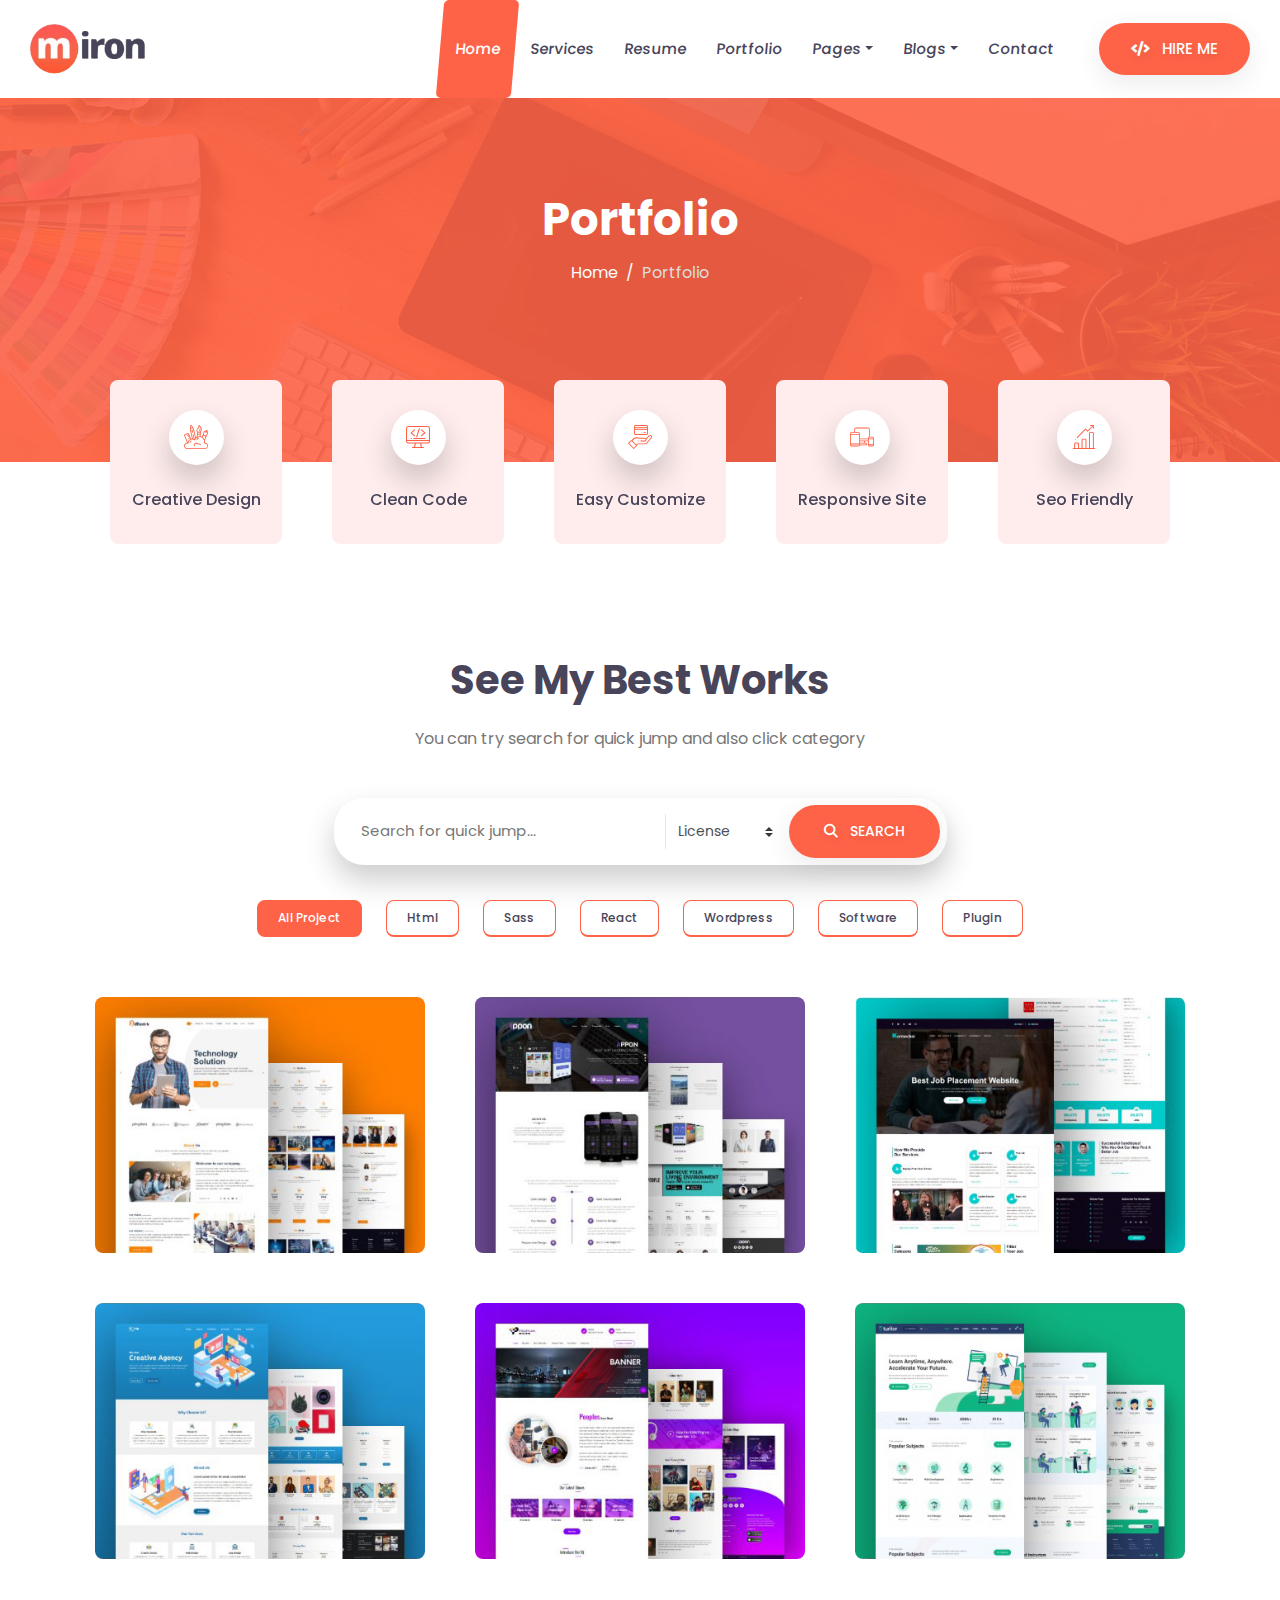
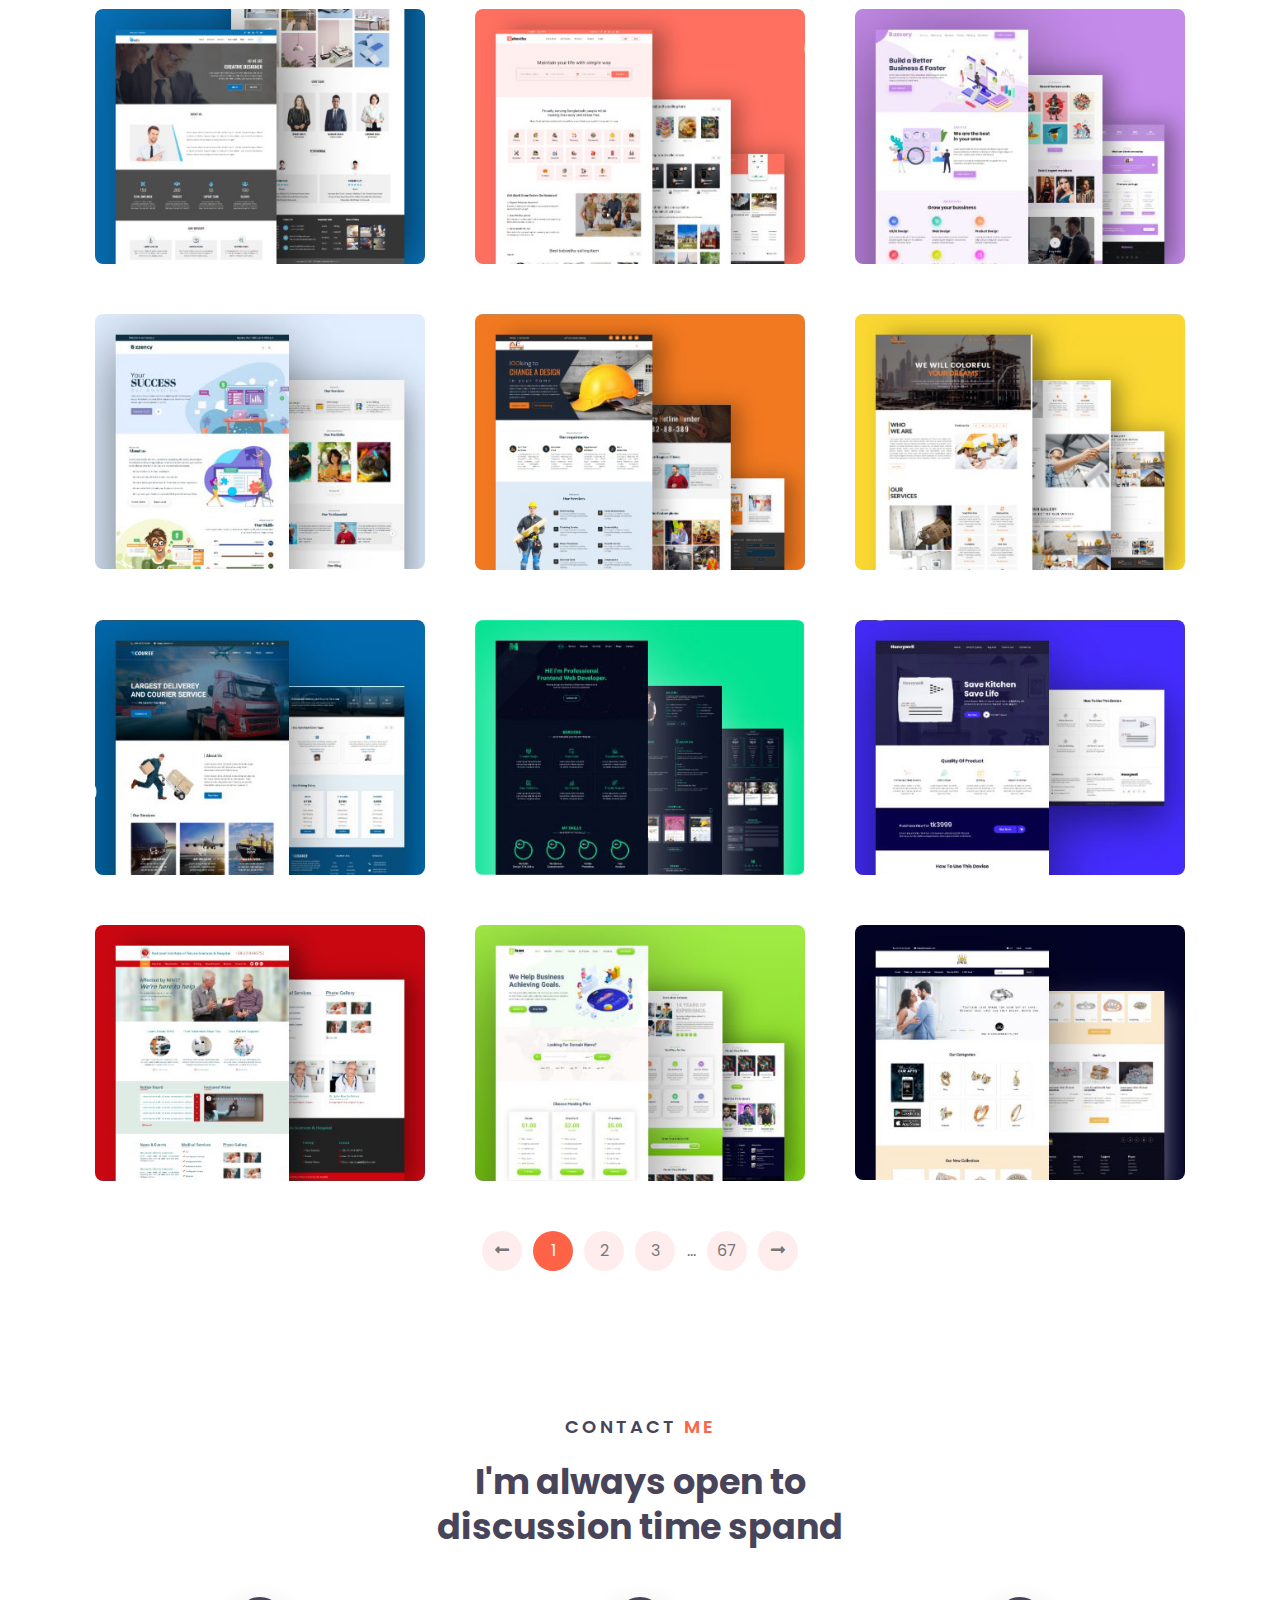
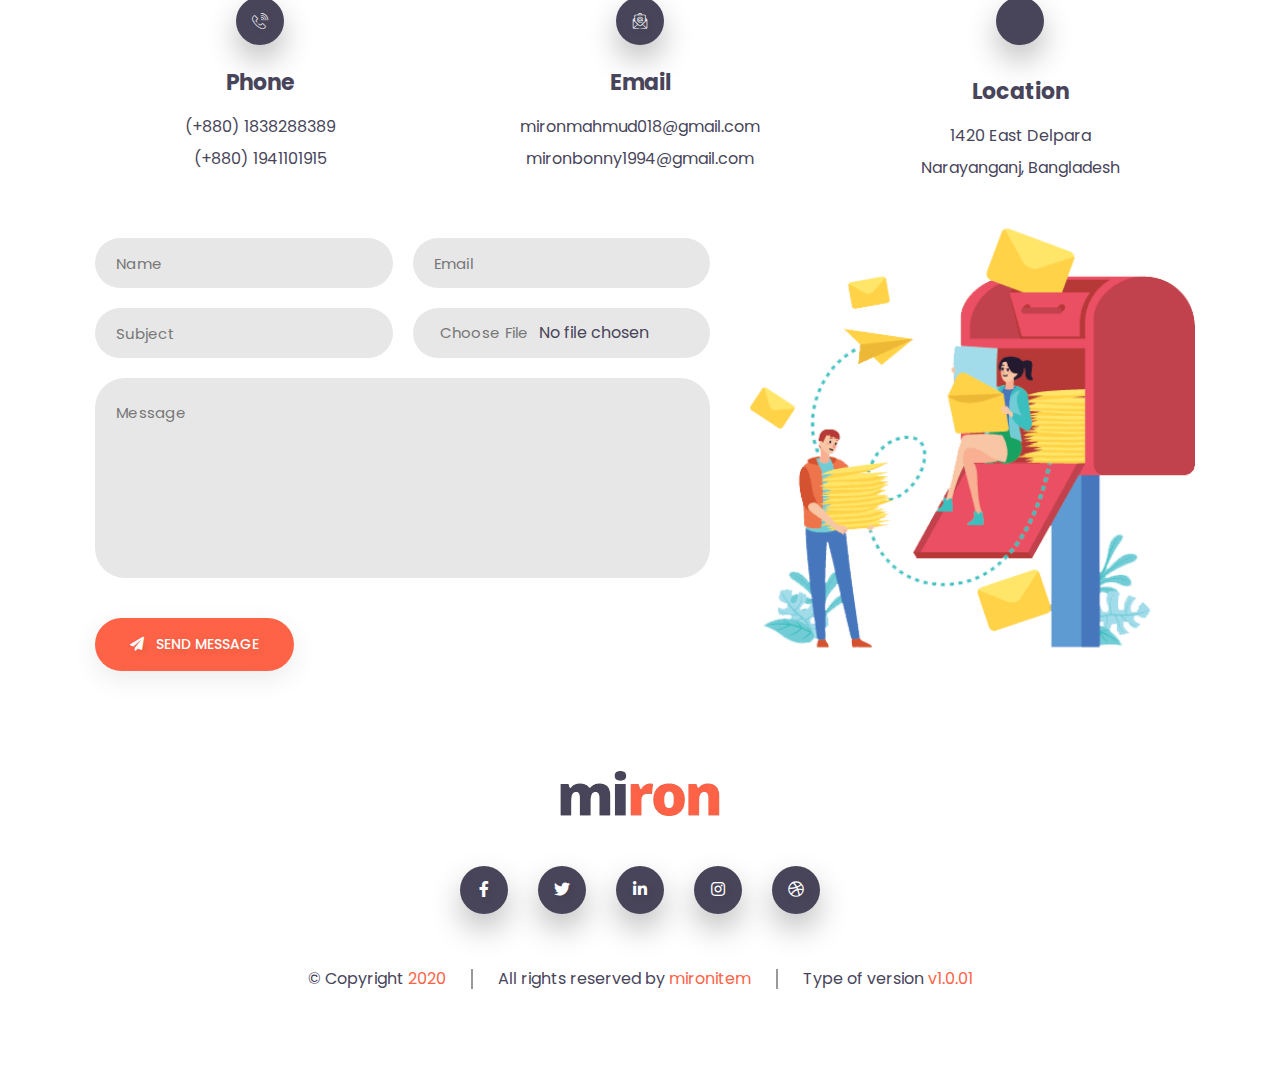
<file: portfolio.html>
<!DOCTYPE html>
<html lang="en">
    <head>
        <meta charset="UTF-8">
        <meta name="viewport" content="width=device-width, initial-scale=1, shrink-to-fit=no">
        <title>Miron - Portfolio</title>
        <!--=====================================
                    CSS LINK PART START
        =======================================-->
        <!-- FOR PAGE ICON -->
        <link rel="icon" href="assets/images/logo-icon.png">

        <!-- FOR FONT ICON -->
        <link rel="stylesheet" href="https://cdnjs.cloudflare.com/ajax/libs/font-awesome/5.14.0/css/all.min.css">
        <link rel="stylesheet" href="assets/icon/flaticon/portfolio/flaticon.css">

        <!-- FOR SLICK SLIDER -->
        <link rel="stylesheet" href="assets/source/css/slick.css">

        <!-- FOR BOOTSTRAP -->
        <link rel="stylesheet" href="assets/source/css/bootstrap.min.css">

        <!-- FOR STYLE -->
        <link rel="stylesheet" href="assets/source/sass/main.css">
        <!--=====================================
                    CSS LINK PART END
        =======================================-->
    </head>
    <body>
        <!--=====================================
                    NAVBAR PART START
        =======================================-->
        <nav class="navbar navbar-expand-lg">
            <div class="container">
                <a class="navbar-brand" href="index.html">
                    <img src="assets/images/logo.png" alt="logo">
                </a>
                <button class="navbar-toggler" type="button" data-toggle="collapse" data-target="#navbarSupportedContent"
                    aria-controls="navbarSupportedContent" aria-expanded="false" aria-label="Toggle navigation">
                    <i class="fas fa-bars"></i>
                </button>
    
                <div class="collapse navbar-collapse" id="navbarSupportedContent">
                    <ul class="navbar-nav ml-auto">
                        <li class="nav-item active"><a class="nav-link" href="index.html">Home</a></li>
                        <li class="nav-item"><a class="nav-link" href="#">services</a></li>
                        <li class="nav-item"><a class="nav-link" href="#">resume</a></li>
                        <li class="nav-item"><a class="nav-link" href="#">portfolio</a></li>
                        <li class="nav-item dropdown">
                            <a class="nav-link dropdown-toggle" href="#" role="button"
                                data-toggle="dropdown" aria-haspopup="true" aria-expanded="false">
                                pages
                            </a>
                            <div class="dropdown-menu">
                                <a class="dropdown-item" href="#">tutorial</a>
                                <a class="dropdown-item" href="#">source code</a>
                                <a class="dropdown-item" href="#">payment</a>
                            </div>
                        </li>
                        <li class="nav-item dropdown">
                            <a class="nav-link dropdown-toggle" href="#" role="button"
                                data-toggle="dropdown" aria-haspopup="true" aria-expanded="false">
                                blogs
                            </a>
                            <div class="dropdown-menu">
                                <a class="dropdown-item" href="#">blog list</a>
                                <a class="dropdown-item" href="#">blog details</a>
                            </div>
                        </li>
                        <li class="nav-item"><a class="nav-link" href="#">contact</a></li>
                    </ul>
                    <form class="navbar-src">
                        <input type="text" placeholder="Search for quick...">
                        <a href="#"><i class="fas fa-search"></i></a>
                    </form>
                    <div class="navbar-btn">
                        <a class="btn btn-inline" href="#">
                            <i class="fas fa-code"></i>
                            <span>hire me</span>
                        </a>
                    </div>
                </div>
            </div>
        </nav>
        <!--=====================================
                    NAVBAR PART END
        =======================================-->


        <!--=====================================
                  INNER BANNER PART START
        =======================================-->
        <section class="inner-banner">
            <div class="inner-oly">
                <div class="container">
                    <div class="row">
                        <div class="col-lg-12">
                            <div class="inner-content">
                                <h1>portfolio</h1>
                                <ol class="breadcrumb">
                                    <li class="breadcrumb-item"><a href="index.html">Home</a></li>
                                    <li class="breadcrumb-item active" aria-current="page">portfolio</li>
                                </ol>
                            </div>
                        </div>
                    </div>
                </div>
            </div>
        </section>
        <!--=====================================
                  INNER BANNER PART END
        =======================================-->


        <!--=====================================
                    FEATURE PART START
        =======================================-->
        <section class="feature-part">
            <div class="container">
                <div class="feature-slider">
                    <div class="feature-card">
                        <i class="flaticon-creativity"></i>
                        <h6>creative design</h6>
                    </div>
                    <div class="feature-card">
                        <i class="flaticon-tools-and-utensils"></i>
                        <h6>clean code</h6>
                    </div>
                    <div class="feature-card">
                        <i class="flaticon-credit-card"></i>
                        <h6>easy customize</h6>
                    </div>
                    <div class="feature-card">
                        <i class="flaticon-devices"></i>
                        <h6>responsive site</h6>
                    </div>
                    <div class="feature-card">
                        <i class="flaticon-bar-chart"></i>
                        <h6>seo friendly</h6>
                    </div>
                    <div class="feature-card">
                        <i class="flaticon-creativity"></i>
                        <h6>creative design</h6>
                    </div>
                </div>
            </div>
        </section>
        <!--=====================================
                    FEATURE PART END
        =======================================-->


        <!--=====================================
                INNER PORTFOLIO PART START
        =======================================-->
        <section class="inner-port-part">
            <div class="container">
                <div class="row">
                    <div class="col-lg-12">
                        <div class="inner-port-heading">
                            <h2>see my best works</h2>
                            <p>You can try search for quick jump and also click category</p>
                        </div>
                    </div>
                </div>
                <div class="row">
                    <div class="col-lg-12">
                        <div class="port-src">
                            <form class="port-form">
                                <input type="text" placeholder="Search for quick jump...">
                                <select class="custom-select">
                                    <option selected>License</option>
                                    <option value="1">Free</option>
                                    <option value="2">Premium</option>
                                </select>
                                <button class="btn btn-inline">
                                    <i class="flaticon-magnifying-glass"></i> 
                                    <span>search</span>
                                </button>
                            </form>
                        </div>
                    </div>
                </div>
                <div class="row">
                    <div class="col-lg-12">
                        <ul class="port-menu">
                            <li><button class="menu active" type="button" data-filter="all">all project</button></li>
                            <li><button class="menu" type="button" data-filter=".html">html</button></li>
                            <li><button class="menu" type="button" data-filter=".sass">sass</button></li>
                            <li><button class="menu" type="button" data-filter=".react">react</button></li>
                            <li><button class="menu" type="button" data-filter=".word">wordpress</button></li>
                            <li><button class="menu" type="button" data-filter=".soft">software</button></li>
                            <li><button class="menu" type="button" data-filter=".plugin">plugin</button></li>
                        </ul>
                    </div>
                </div>
                <div class="row port-parent">
                    <div class="col-sm-6 col-lg-4 mix html">
                        <div class="port-card">
                            <div class="port-img">
                                <img src="assets/images/port-1.jpg" alt="port-1">
                            </div>
                            <div class="port-oly">
                                <div class="port-btn port-inner-btn">
                                    <a class="btn btn-inline" href="#">live preview</a>
                                    <a class="btn btn-inline" href="#">view details</a>
                                </div>
                                <div class="port-text">
                                    <h6>personal portfolio</h6>
                                    <a href="assets/images/miron-cv.pdf" download>
                                        <i class="fas fa-download"></i>
                                    </a>
                                </div>
                            </div>
                        </div>
                    </div>
                    <div class="col-sm-6 col-lg-4 mix sass">
                        <div class="port-card">
                            <div class="port-img">
                                <img src="assets/images/port-2.jpg" alt="port-2">
                            </div>
                            <div class="port-oly">
                                <div class="port-btn port-inner-btn">
                                    <a class="btn btn-inline" href="#">live preview</a>
                                    <a class="btn btn-inline" href="#">view details</a>
                                </div>
                                <div class="port-text">
                                    <h6>personal portfolio</h6>
                                    <a href="assets/images/miron-cv.pdf" download>
                                        <i class="fas fa-download"></i>
                                    </a>
                                </div>
                            </div>
                        </div>
                    </div>
                    <div class="col-sm-6 col-lg-4 mix react">
                        <div class="port-card">
                            <div class="port-img">
                                <img src="assets/images/port-3.jpg" alt="port-3">
                            </div>
                            <div class="port-oly">
                                <div class="port-btn port-inner-btn">
                                    <a class="btn btn-inline" href="#">live preview</a>
                                    <a class="btn btn-inline" href="#">view details</a>
                                </div>
                                <div class="port-text">
                                    <h6>personal portfolio</h6>
                                    <a href="assets/images/miron-cv.pdf" download>
                                        <i class="fas fa-download"></i>
                                    </a>
                                </div>
                            </div>
                        </div>
                    </div>
                    <div class="col-sm-6 col-lg-4 mix word">
                        <div class="port-card">
                            <div class="port-img">
                                <img src="assets/images/port-4.jpg" alt="port-4">
                            </div>
                            <div class="port-oly">
                                <div class="port-btn port-inner-btn">
                                    <a class="btn btn-inline" href="#">live preview</a>
                                    <a class="btn btn-inline" href="#">view details</a>
                                </div>
                                <div class="port-text">
                                    <h6>personal portfolio</h6>
                                    <a href="assets/images/miron-cv.pdf" download>
                                        <i class="fas fa-download"></i>
                                    </a>
                                </div>
                            </div>
                        </div>
                    </div>
                    <div class="col-sm-6 col-lg-4 mix soft">
                        <div class="port-card">
                            <div class="port-img">
                                <img src="assets/images/port-5.jpg" alt="port-5">
                            </div>
                            <div class="port-oly">
                                <div class="port-btn port-inner-btn">
                                    <a class="btn btn-inline" href="#">live preview</a>
                                    <a class="btn btn-inline" href="#">view details</a>
                                </div>
                                <div class="port-text">
                                    <h6>personal portfolio</h6>
                                    <a href="assets/images/miron-cv.pdf" download>
                                        <i class="fas fa-download"></i>
                                    </a>
                                </div>
                            </div>
                        </div>
                    </div>
                    <div class="col-sm-6 col-lg-4 mix plugin">
                        <div class="port-card">
                            <div class="port-img">
                                <img src="assets/images/port-6.jpg" alt="port-6">
                            </div>
                            <div class="port-oly">
                                <div class="port-btn port-inner-btn">
                                    <a class="btn btn-inline" href="#">live preview</a>
                                    <a class="btn btn-inline" href="#">view details</a>
                                </div>
                                <div class="port-text">
                                    <h6>personal portfolio</h6>
                                    <a href="assets/images/miron-cv.pdf" download>
                                        <i class="fas fa-download"></i>
                                    </a>
                                </div>
                            </div>
                        </div>
                    </div>
                    <div class="col-sm-6 col-lg-4 mix html">
                        <div class="port-card">
                            <div class="port-img">
                                <img src="assets/images/port-7.jpg" alt="port-7">
                            </div>
                            <div class="port-oly">
                                <div class="port-btn port-inner-btn">
                                    <a class="btn btn-inline" href="#">live preview</a>
                                    <a class="btn btn-inline" href="#">view details</a>
                                </div>
                                <div class="port-text">
                                    <h6>personal portfolio</h6>
                                    <a href="assets/images/miron-cv.pdf" download>
                                        <i class="fas fa-download"></i>
                                    </a>
                                </div>
                            </div>
                        </div>
                    </div>
                    <div class="col-sm-6 col-lg-4 mix sass">
                        <div class="port-card">
                            <div class="port-img">
                                <img src="assets/images/port-8.jpg" alt="port-8">
                            </div>
                            <div class="port-oly">
                                <div class="port-btn port-inner-btn">
                                    <a class="btn btn-inline" href="#">live preview</a>
                                    <a class="btn btn-inline" href="#">view details</a>
                                </div>
                                <div class="port-text">
                                    <h6>personal portfolio</h6>
                                    <a href="assets/images/miron-cv.pdf" download>
                                        <i class="fas fa-download"></i>
                                    </a>
                                </div>
                            </div>
                        </div>
                    </div>
                    <div class="col-sm-6 col-lg-4 mix react">
                        <div class="port-card">
                            <div class="port-img">
                                <img src="assets/images/port-9.jpg" alt="port-9">
                            </div>
                            <div class="port-oly">
                                <div class="port-btn port-inner-btn">
                                    <a class="btn btn-inline" href="#">live preview</a>
                                    <a class="btn btn-inline" href="#">view details</a>
                                </div>
                                <div class="port-text">
                                    <h6>personal portfolio</h6>
                                    <a href="assets/images/miron-cv.pdf" download>
                                        <i class="fas fa-download"></i>
                                    </a>
                                </div>
                            </div>
                        </div>
                    </div>
                    <div class="col-sm-6 col-lg-4 mix word">
                        <div class="port-card">
                            <div class="port-img">
                                <img src="assets/images/port-10.jpg" alt="port-10">
                            </div>
                            <div class="port-oly">
                                <div class="port-btn port-inner-btn">
                                    <a class="btn btn-inline" href="#">live preview</a>
                                    <a class="btn btn-inline" href="#">view details</a>
                                </div>
                                <div class="port-text">
                                    <h6>personal portfolio</h6>
                                    <a href="assets/images/miron-cv.pdf" download>
                                        <i class="fas fa-download"></i>
                                    </a>
                                </div>
                            </div>
                        </div>
                    </div>
                    <div class="col-sm-6 col-lg-4 mix soft">
                        <div class="port-card">
                            <div class="port-img">
                                <img src="assets/images/port-11.jpg" alt="port-11">
                            </div>
                            <div class="port-oly">
                                <div class="port-btn port-inner-btn">
                                    <a class="btn btn-inline" href="#">live preview</a>
                                    <a class="btn btn-inline" href="#">view details</a>
                                </div>
                                <div class="port-text">
                                    <h6>personal portfolio</h6>
                                    <a href="assets/images/miron-cv.pdf" download>
                                        <i class="fas fa-download"></i>
                                    </a>
                                </div>
                            </div>
                        </div>
                    </div>
                    <div class="col-sm-6 col-lg-4 mix plugin">
                        <div class="port-card">
                            <div class="port-img">
                                <img src="assets/images/port-12.jpg" alt="port-12">
                            </div>
                            <div class="port-oly">
                                <div class="port-btn port-inner-btn">
                                    <a class="btn btn-inline" href="#">live preview</a>
                                    <a class="btn btn-inline" href="#">view details</a>
                                </div>
                                <div class="port-text">
                                    <h6>personal portfolio</h6>
                                    <a href="assets/images/miron-cv.pdf" download>
                                        <i class="fas fa-download"></i>
                                    </a>
                                </div>
                            </div>
                        </div>
                    </div>
                    <div class="col-sm-6 col-lg-4 mix html">
                        <div class="port-card">
                            <div class="port-img">
                                <img src="assets/images/port-13.jpg" alt="port-13">
                            </div>
                            <div class="port-oly">
                                <div class="port-btn port-inner-btn">
                                    <a class="btn btn-inline" href="#">live preview</a>
                                    <a class="btn btn-inline" href="#">view details</a>
                                </div>
                                <div class="port-text">
                                    <h6>personal portfolio</h6>
                                    <a href="assets/images/miron-cv.pdf" download>
                                        <i class="fas fa-download"></i>
                                    </a>
                                </div>
                            </div>
                        </div>
                    </div>
                    <div class="col-sm-6 col-lg-4 mix sass">
                        <div class="port-card">
                            <div class="port-img">
                                <img src="assets/images/port-14.jpg" alt="port-14">
                            </div>
                            <div class="port-oly">
                                <div class="port-btn port-inner-btn">
                                    <a class="btn btn-inline" href="#">live preview</a>
                                    <a class="btn btn-inline" href="#">view details</a>
                                </div>
                                <div class="port-text">
                                    <h6>personal portfolio</h6>
                                    <a href="assets/images/miron-cv.pdf" download>
                                        <i class="fas fa-download"></i>
                                    </a>
                                </div>
                            </div>
                        </div>
                    </div>
                    <div class="col-sm-6 col-lg-4 mix react">
                        <div class="port-card">
                            <div class="port-img">
                                <img src="assets/images/port-15.jpg" alt="port-15">
                            </div>
                            <div class="port-oly">
                                <div class="port-btn port-inner-btn">
                                    <a class="btn btn-inline" href="#">live preview</a>
                                    <a class="btn btn-inline" href="#">view details</a>
                                </div>
                                <div class="port-text">
                                    <h6>personal portfolio</h6>
                                    <a href="assets/images/miron-cv.pdf" download>
                                        <i class="fas fa-download"></i>
                                    </a>
                                </div>
                            </div>
                        </div>
                    </div>
                    <div class="col-sm-6 col-lg-4 mix word">
                        <div class="port-card">
                            <div class="port-img">
                                <img src="assets/images/port-16.jpg" alt="port-16">
                            </div>
                            <div class="port-oly">
                                <div class="port-btn port-inner-btn">
                                    <a class="btn btn-inline" href="#">live preview</a>
                                    <a class="btn btn-inline" href="#">view details</a>
                                </div>
                                <div class="port-text">
                                    <h6>personal portfolio</h6>
                                    <a href="assets/images/miron-cv.pdf" download>
                                        <i class="fas fa-download"></i>
                                    </a>
                                </div>
                            </div>
                        </div>
                    </div>
                    <div class="col-sm-6 col-lg-4 mix soft">
                        <div class="port-card">
                            <div class="port-img">
                                <img src="assets/images/port-17.jpg" alt="port-17">
                            </div>
                            <div class="port-oly">
                                <div class="port-btn port-inner-btn">
                                    <a class="btn btn-inline" href="#">live preview</a>
                                    <a class="btn btn-inline" href="#">view details</a>
                                </div>
                                <div class="port-text">
                                    <h6>personal portfolio</h6>
                                    <a href="assets/images/miron-cv.pdf" download>
                                        <i class="fas fa-download"></i>
                                    </a>
                                </div>
                            </div>
                        </div>
                    </div>
                    <div class="col-sm-6 col-lg-4 mix plugin">
                        <div class="port-card">
                            <div class="port-img">
                                <img src="assets/images/port-18.jpg" alt="port-18">
                            </div>
                            <div class="port-oly">
                                <div class="port-btn port-inner-btn">
                                    <a class="btn btn-inline" href="#">live preview</a>
                                    <a class="btn btn-inline" href="#">view details</a>
                                </div>
                                <div class="port-text">
                                    <h6>personal portfolio</h6>
                                    <a href="assets/images/miron-cv.pdf" download>
                                        <i class="fas fa-download"></i>
                                    </a>
                                </div>
                            </div>
                        </div>
                    </div>
                </div>
                <div class="row">
                    <div class="col-lg-12">
                        <ul class="pagination">
                            <li class="page-item">
                                <a class="page-link" href="#">
                                    <i class="fas fa-long-arrow-alt-left"></i>
                                </a>
                            </li>
                            <li class="page-item"><a class="page-link active" href="#">1</a></li>
                            <li class="page-item"><a class="page-link" href="#">2</a></li>
                            <li class="page-item"><a class="page-link" href="#">3</a></li>
                            <li class="page-item">...</li>
                            <li class="page-item"><a class="page-link" href="#">67</a></li>
                            <li class="page-item">
                                <a class="page-link" href="#">
                                    <i class="fas fa-long-arrow-alt-right"></i>
                                </a>
                            </li>
                        </ul>
                    </div>
                </div>
            </div>
        </section>
        <!--=====================================
                INNER PORTFOLIO PART END
        =======================================-->


        <!--=====================================
                    CONTACT PART START
        =======================================-->
        <section class="contact-part">
            <div class="container">
                <div class="row">
                    <div class="col-lg-12">
                        <div class="section-heading contact-heading">
                            <p>contact <span>me</span></p>
                            <h2>I'm always open to discussion time spand</h2>
                        </div>
                    </div>
                </div>
                <div class="row mb-5">
                    <div class="col-md-4 col-lg-4">
                        <div class="contact-address">
                            <div class="address-icon">
                                <a class="icon icon-inline"><i class="flaticon-telephone"></i></a>
                            </div>
                            <div class="address-text">
                                <h4>phone</h4>
                                <p>(+880) 1838288389 <span>(+880) 1941101915</span></p>
                            </div>
                        </div>
                    </div>
                    <div class="col-md-4 col-lg-4">
                        <div class="contact-address">
                            <div class="address-icon">
                                <a class="icon icon-inline"><i class="flaticon-mail"></i></a>
                            </div>
                            <div class="address-text">
                                <h4>email</h4>
                                <p>mironmahmud018@gmail.com <span>mironbonny1994@gmail.com</span></p>
                            </div>
                        </div>
                    </div>
                    <div class="col-md-4 col-lg-4">
                        <div class="contact-address">
                            <div class="address-icon">
                                <a class="icon icon-inline"><i class="flaticon-pin"></i></a>
                            </div>
                            <div class="address-text">
                                <h4>location</h4>
                                <p>1420 East Delpara <span>Narayanganj, Bangladesh</span></p>
                            </div>
                        </div>
                    </div>
                </div>
                <div class="row">
                    <div class="col-md-6 col-lg-7">
                        <form class="contact-form">
                            <div class="input-grid">
                                <input type="text" placeholder="Name">
                                <input type="email" placeholder="Email">
                            </div>
                            <div class="input-grid">
                                <input type="text" placeholder="Subject">
                                <input type="file">
                            </div>
                            <div class="input-grid">
                                <textarea placeholder="Message"></textarea>
                            </div>
                            <div class="input-btn">
                                <button class="btn btn-inline" type="submit">
                                    <i class="fas fa-paper-plane"></i>
                                    <span>send message</span>
                                </button>
                            </div>
                        </form>
                    </div>
                    <div class="col-md-6 col-lg-5">
                        <div class="contact-img">
                            <img src="assets/images/contact.png" alt="contact">
                        </div>
                    </div>
                </div>
            </div>
        </section>
        <!--=====================================
                    CONTACT PART END
        =======================================-->


        <!--=====================================
                    FOOTER PART START
        =======================================-->
        <section class="footer-part">
            <div class="container">
                <div class="row">
                    <div class="col-lg-12">
                        <div class="footer-logo">
                            <a href="#"><img src="assets/images/footer-logo.png" alt="footer-logo"></a>
                        </div>
                    </div>
                </div>
                <div class="row">
                    <div class="col-lg-12">
                        <ul class="footer-icon">
                            <li><a class="icon icon-inline" target="_blank" href="https://facebook.com/mironcoder/"><i class="fab fa-facebook-f"></i></a></li>
                            <li><a class="icon icon-inline" target="_blank" href="https://twitter.com/mironcoder/"><i class="fab fa-twitter"></i></a></li>
                            <li><a class="icon icon-inline" target="_blank" href="https://linkedin.com/in/mironcoder/"><i class="fab fa-linkedin-in"></i></a></li>
                            <li><a class="icon icon-inline" target="_blank" href="https://instagram.com/mironcoder"><i class="fab fa-instagram"></i></a></li>
                            <li><a class="icon icon-inline" target="_blank" href="https://dribbble.com/mironcoder/"><i class="fab fa-dribbble"></i></a></li>
                        </ul>
                    </div>
                </div>
                <div class="row">
                    <div class="col-lg-12">
                        <ul class="footer-text">
                            <li><h6>&copy; Copyright <span>2020</span></h6></li>
                            <li><h6>All rights reserved by <a href="#">mironitem</a></h6></li>
                            <li><h6>Type of version <span>v1.0.01</span></h6></li>
                        </ul>
                    </div>
                </div>
            </div>
        </section>
        <!--=====================================
                    FOOTER PART END
        =======================================-->
        

        <!--=====================================
                    JS LINK PART START
        =======================================-->
        <!-- FOR BOOTSTRAP -->
        <script src="assets/source/js/jquery-1.12.4.min.js"></script>
        <script src="assets/source/js/popper.min.js"></script>
        <script src="assets/source/js/bootstrap.min.js"></script>

        <!-- FOR MIXITUP -->
        <script src="assets/source/js/mixitup.min.js"></script>
        <script src="assets/source/js/mixitup.js"></script>

        <!-- FOR SLICK SLIDER -->
        <script src="assets/source/js/slick.min.js"></script>
        <script src="assets/source/js/slick.js"></script>

        <!-- FOR INTERACTION -->
        <script src="assets/source/js/main.js"></script>
        <!--=====================================
                    JS LINK PART END
        =======================================-->
    </body>
</html>
</file>
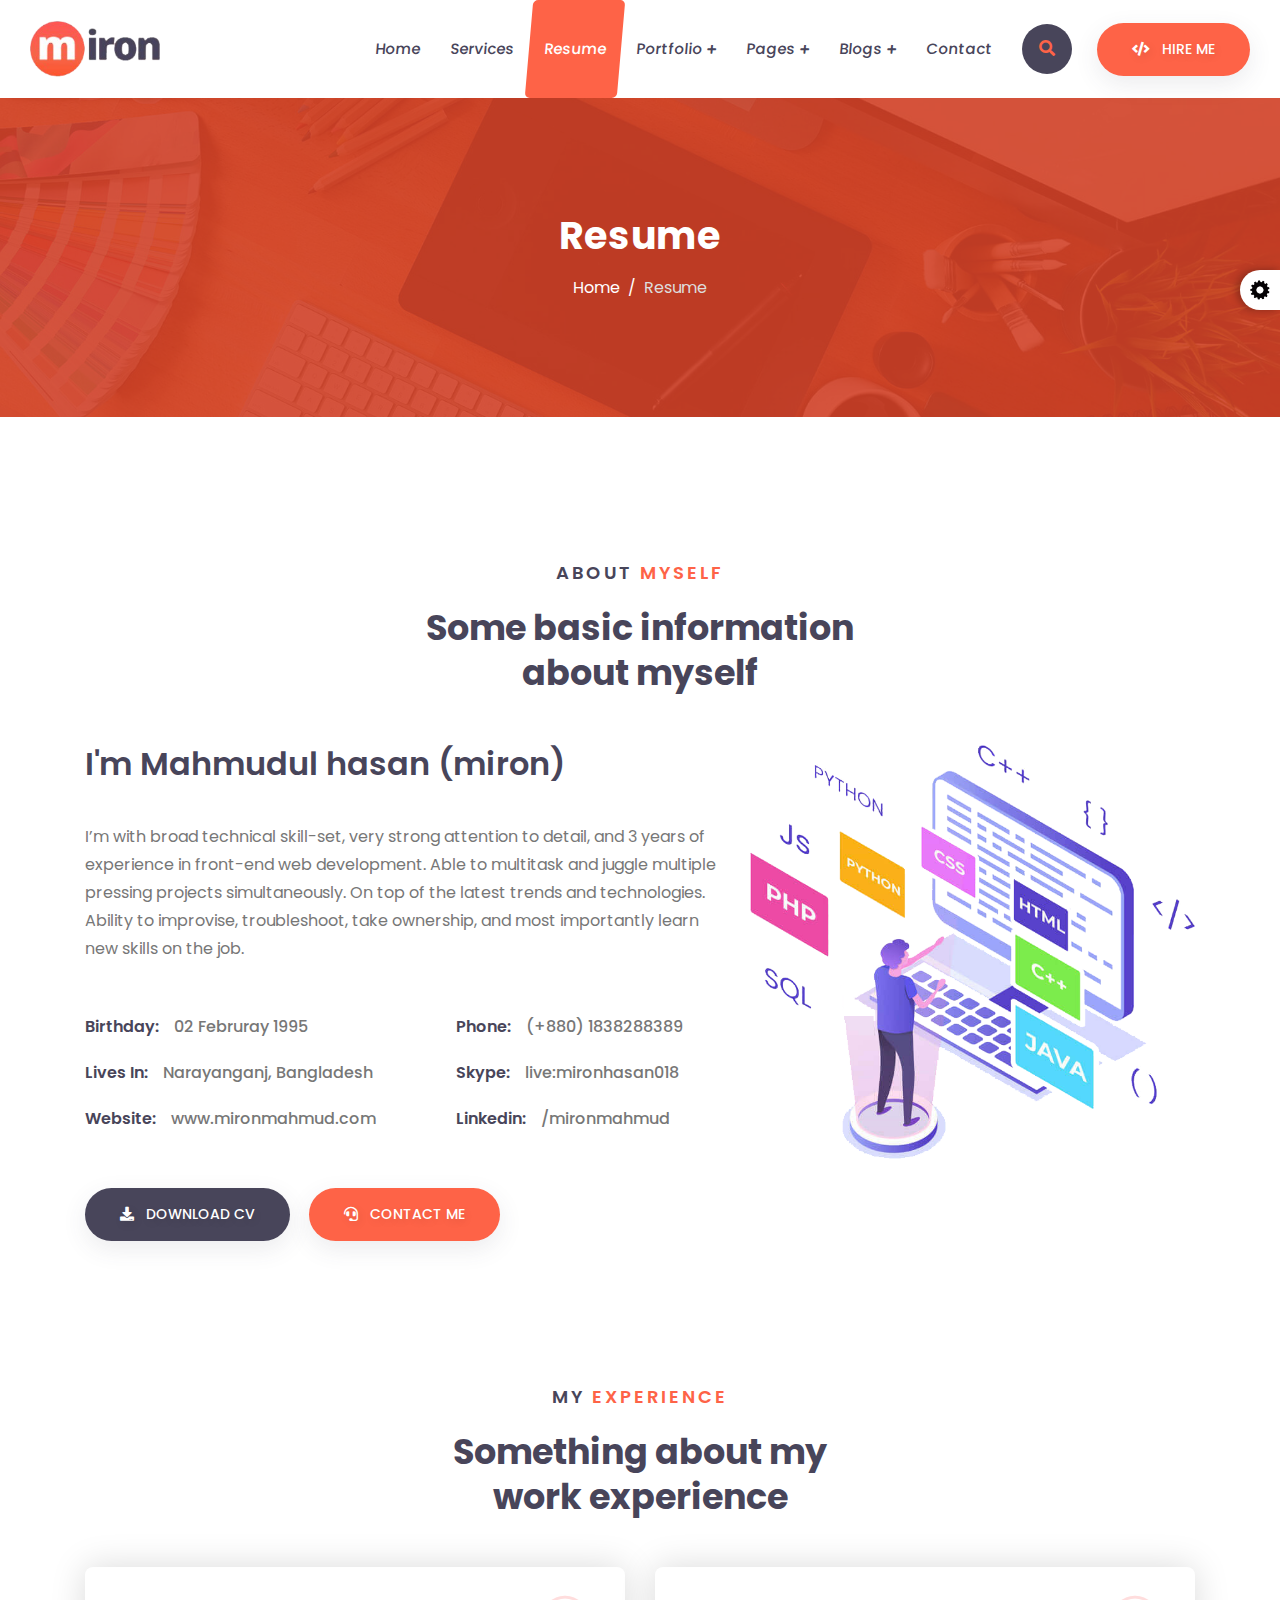
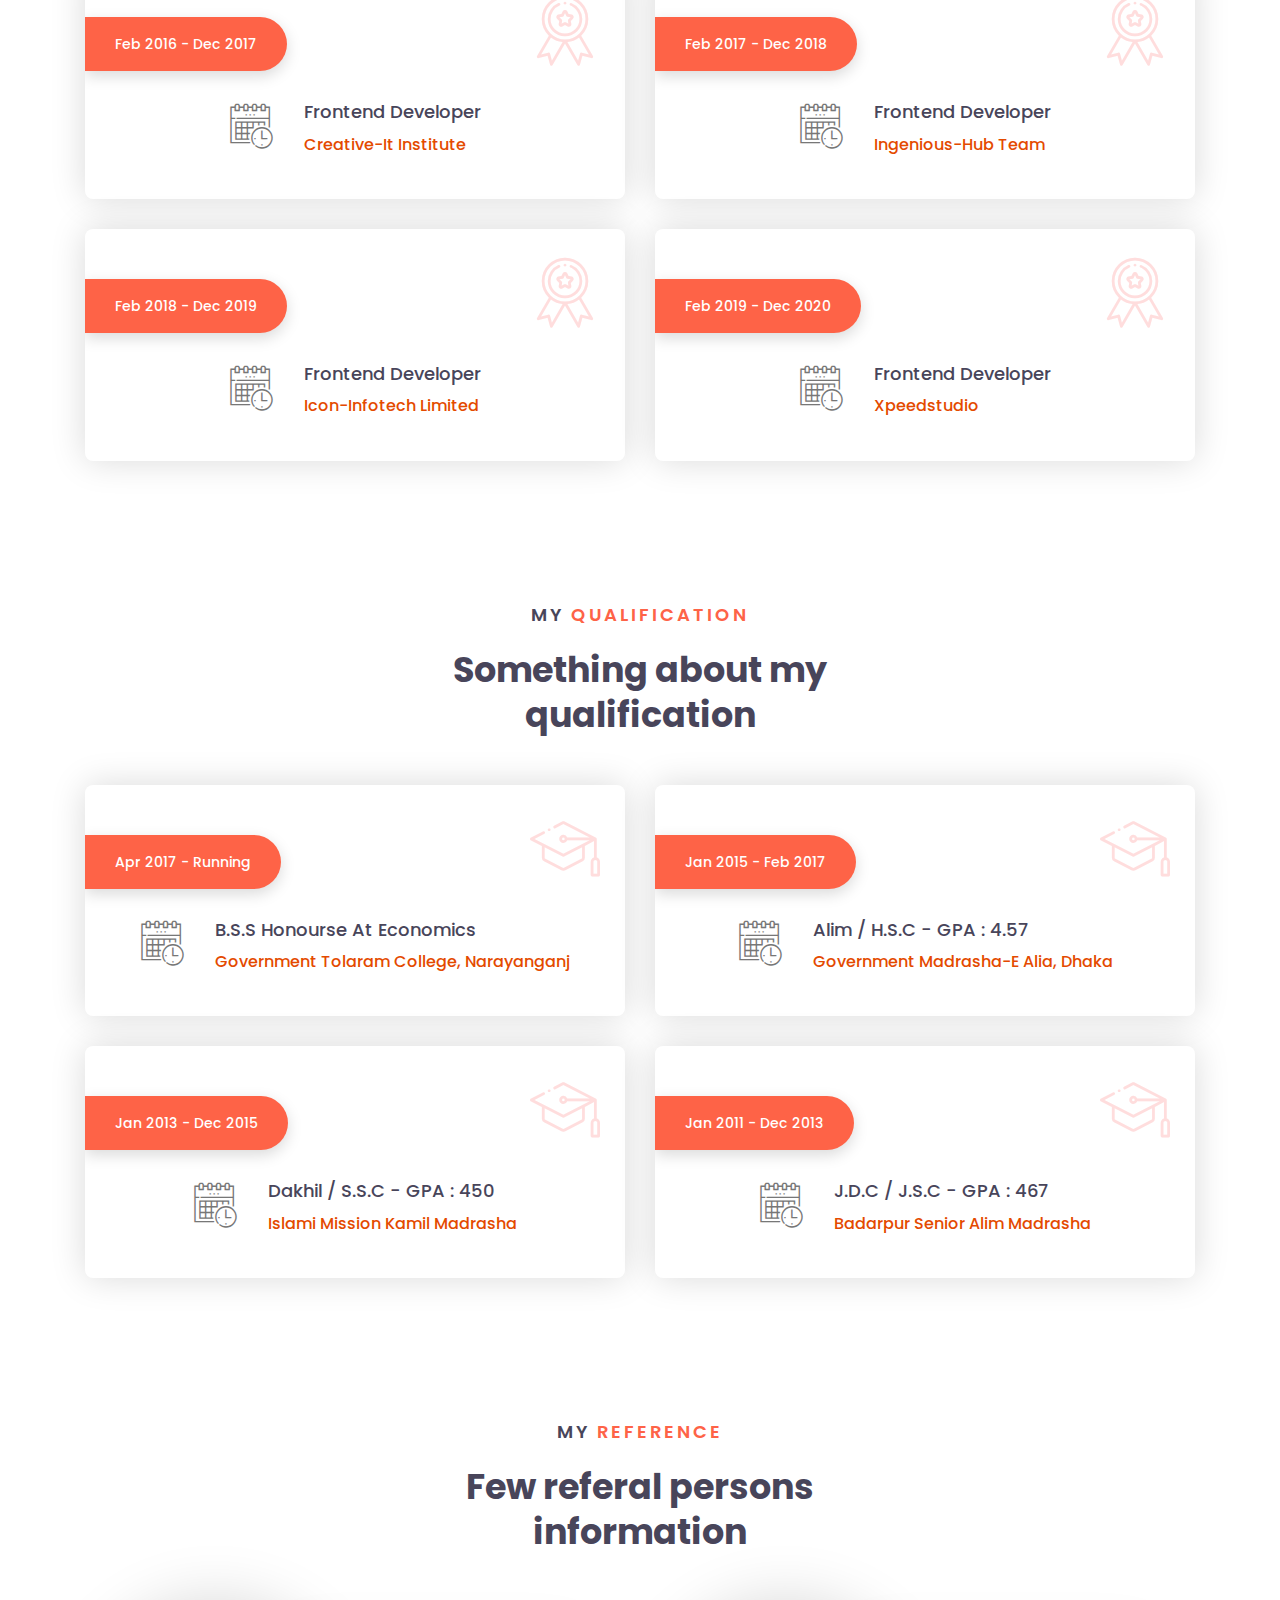
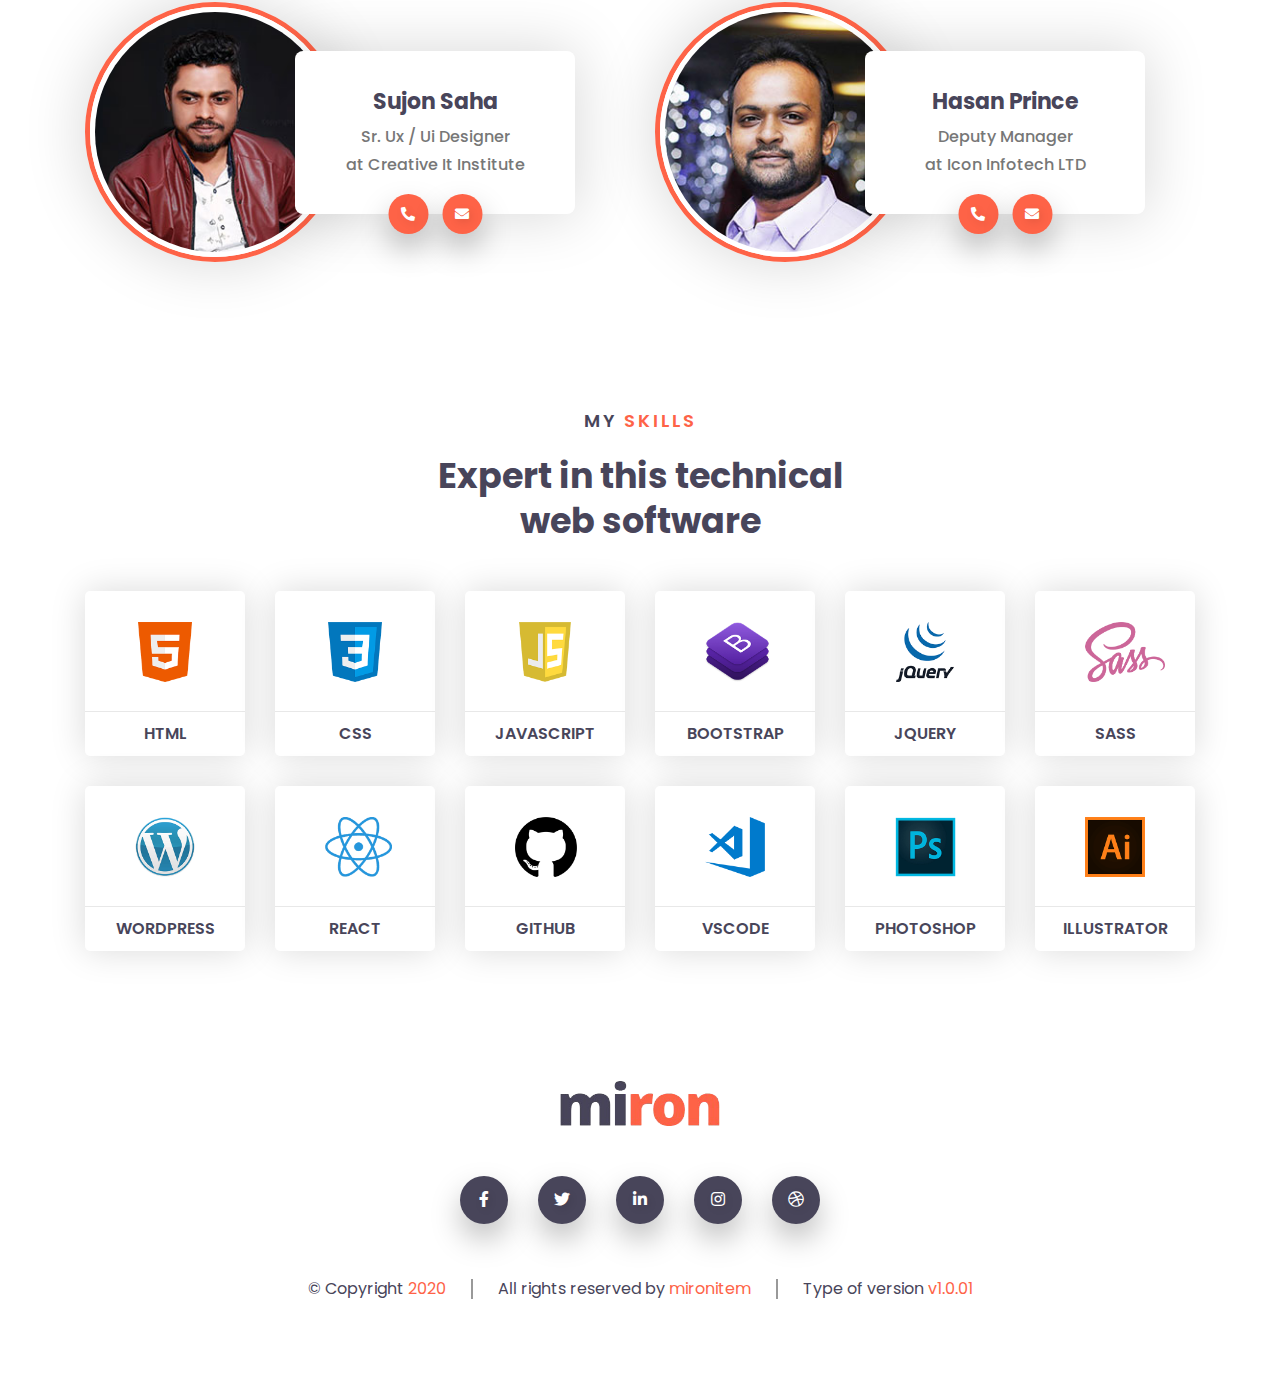
<file: resume.html>
<!DOCTYPE html>
<html lang="en">
    <head>
        <meta charset="UTF-8">
        <meta name="viewport" content="width=device-width, initial-scale=1, shrink-to-fit=no">
        <title>Miron - Resume</title>
        <!--=====================================
                    CSS LINK PART START
        =======================================-->
        <!-- FOR PAGE ICON -->
        <link rel="icon" href="assets/images/logo-icon.png">

        <!-- FOR FONT ICON -->
        <link rel="stylesheet" href="https://cdnjs.cloudflare.com/ajax/libs/font-awesome/5.14.0/css/all.min.css">
        <link rel="stylesheet" href="assets/icon/flaticon/index/flaticon.css">
        <link rel="stylesheet" href="assets/icon/flaticon/portfolio/flaticon.css">

        <!-- FOR SLICK SLIDER -->
        <link rel="stylesheet" href="assets/source/css/slick.css">

        <!-- FOR BOOTSTRAP -->
        <link rel="stylesheet" href="assets/source/css/bootstrap.min.css">

        <!-- FOR STYLE -->
        <link rel="stylesheet" href="assets/source/sass/light-theme.css" id="theme-link">
        <!--=====================================
                    CSS LINK PART END
        =======================================-->
    </head>
    <body>
        <!--=====================================
                    GEAR BUTTON PART START
        =======================================-->
        <a class="gear-btn" href="#">
            <img src="assets/images/gear.gif" alt="gear">
        </a>
        <!--=====================================
                    GEAR BUTTON PART END
        =======================================-->


        <!--=====================================
                    NAVBAR PART START
        =======================================-->
        <nav class="navbar-part">
            <div class="container">
                <div class="navbar-content">
                    <a class="navbar-logo" href="index.html"><img src="assets/images/logo.png" alt="logo"></a>
                    <button class="navbar-toggle" type="button"><i class="fas fa-bars"></i></button>
                    <div class="navbar-slide">
                        <a class="navbar-cross" href="#"><i class="fas fa-times"></i></a>
                        <ul class="navbar-list">
                            <li class="navbar-item"><a class="navbar-link" href="index.html">Home</a></li>
                            <li class="navbar-item"><a class="navbar-link" href="service.html">services</a></li>
                            <li class="navbar-item"><a class="navbar-link" href="resume.html">resume</a></li>
                            <li class="navbar-dropdown">
                                <a class="navbar-link dropdown-indicator" href="#">
                                    <span>portfolio</span>
                                    <i class="fas fa-plus"></i>
                                </a>
                                <ul class="dropdown-list">
                                    <li><a class="dropdown-link" href="portfolio-grid.html">Portfolio Grid</a></li>
                                    <li><a class="dropdown-link" href="portfolio-details.html">Portfolio Details</a></li>
                                </ul>
                            </li>
                            <li class="navbar-item navbar-dropdown">
                                <a class="navbar-link dropdown-indicator" href="#">
                                    <span>pages</span>
                                    <i class="fas fa-plus"></i>
                                </a>
                                <ul class="dropdown-list">
                                    <li><a class="dropdown-link" href="#">tutorial</a></li>
                                    <li><a class="dropdown-link" href="#">source code</a></li>
                                    <li><a class="dropdown-link" href="#">payment system</a></li>
                                </ul>
                            </li>
                            <li class="navbar-item navbar-dropdown">
                                <a class="navbar-link dropdown-indicator" href="#">
                                    <span>blogs</span>
                                    <i class="fas fa-plus"></i>
                                </a>
                                <ul class="dropdown-list">
                                    <li><a class="dropdown-link" href="blog-grid.html">Blog grid</a></li>
                                    <li><a class="dropdown-link" href="blog-details.html">blog details</a></li>
                                    <li><a class="dropdown-link" href="blog-grid-leftbar.html">blog grid leftbar</a></li>
                                    <li><a class="dropdown-link" href="blog-grid-rightbar.html">blog grid rightbar</a></li>
                                    <li><a class="dropdown-link" href="blog-details-leftbar.html">blog details leftbar</a></li>
                                    <li><a class="dropdown-link" href="blog-details-rightbar.html">blog details rightbar</a></li>
                                </ul>
                            </li>
                            <li class="navbar-item"><a class="navbar-link" href="contact.html">contact</a></li>
                        </ul>
                        <form class="navbar-src">
                            <input type="text" placeholder="Search for quick...">
                            <a href="#"><i class="fas fa-search"></i></a>
                        </form>
                        <div class="navbar-btn">
                            <a class="btn btn-inline" href="#">
                                <i class="fas fa-code"></i>
                                <span>hire me</span>
                            </a>
                        </div>
                    </div>
                </div>
            </div>
        </nav>
        <!--=====================================
                    NAVBAR PART END
        =======================================-->


        <!--=====================================
                  INNER BANNER PART START
        =======================================-->
        <section class="inner-banner single-banner">
            <div class="inner-oly">
                <div class="container">
                    <div class="row">
                        <div class="col-lg-12">
                            <div class="inner-content">
                                <h1>resume</h1>
                                <ol class="breadcrumb">
                                    <li class="breadcrumb-item"><a href="index.html">Home</a></li>
                                    <li class="breadcrumb-item active" aria-current="page">resume</li>
                                </ol>
                            </div>
                        </div>
                    </div>
                </div>
            </div>
        </section>
        <!--=====================================
                  INNER BANNER PART END
        =======================================-->


        <!--=====================================
                    ABOUT PART START
        =======================================-->
        <section class="about-part inner-about">
            <div class="container">
                <div class="row">
                    <div class="col-lg-12">
                        <div class="section-heading about-heading">
                            <p>about <span>myself</span></p>
                            <h2>Some basic information about myself</h2>
                        </div>
                    </div>
                </div>
                <div class="row">
                    <div class="col-lg-7">
                        <div class="about-summery">
                            <h3>I'm Mahmudul hasan (miron)</h3>
                            <p>I’m with broad technical skill-set, very strong attention to detail, and 3 years of experience in front-end web development. Able to multitask and juggle multiple pressing projects simultaneously. On top of the latest trends and technologies. Ability to improvise, troubleshoot, take ownership, and most importantly learn new skills on the job.</p>
                        </div>
                        <div class="about-list">
                            <ul>
                                <li>
                                    <h6>Birthday:</h6>
                                    <p>02 Februray 1995</p>
                                </li>
                                <li>
                                    <h6>Lives in:</h6>
                                    <p>Narayanganj, Bangladesh</p>
                                </li>
                                <li>
                                    <h6>Website:</h6>
                                    <p>www.mironmahmud.com</p>
                                </li>
                            </ul>
                            <ul>
                                <li>
                                    <h6>Phone:</h6>
                                    <p>(+880) 1838288389</p>
                                </li>
                                <li>
                                    <h6>Skype:</h6>
                                    <p>live:mironhasan018</p>
                                </li>
                                <li>
                                    <h6>Linkedin:</h6>
                                    <p>/mironmahmud</p>
                                </li>
                            </ul>
                        </div>
                        <div class="about-btn duel-btn">
                            <a class="btn btn-inline" href="assets/images/miron-cv.pdf" download>
                                <i class="fas fa-download"></i>
                                <span>Download CV</span>
                            </a>
                            <a class="btn btn-inline" href="#">
                                <i class="fas fa-headset"></i>
                                <span>contact me</span>
                            </a>
                        </div>
                    </div>
                    <div class="col-lg-5">
                        <div class="about-img">
                            <img src="assets/images/about.png" alt="about">
                        </div>
                    </div>
                </div>
            </div>
        </section>
        <!--=====================================
                    ABOUT PART END
        =======================================-->


        <!--=====================================
                    EXPERIENCE PART START
        =======================================-->
        <section class="exper-part inner-exper">
            <div class="container">
                <div class="row">
                    <div class="col-lg-12">
                        <div class="section-heading exper-heading">
                            <p>my <span>experience</span></p>
                            <h2>Something about my work experience</h2>
                        </div>
                    </div>
                </div>
                <div class="row">
                    <div class="col-md-6 col-lg-6">
                        <div class="resume-card">
                            <span class="flaticon-medal"></span>
                            <h4>Feb 2016 - Dec 2017</h4>
                            <ul>
                                <li>
                                    <i class="flaticon-deadline"></i>
                                </li>
                                <li>
                                    <h5>Frontend Developer</h5>
                                    <h6>Creative-It Institute</h6>
                                </li>
                            </ul>
                        </div>
                    </div>
                    <div class="col-md-6 col-lg-6">
                        <div class="resume-card">
                            <span class="flaticon-medal"></span>
                            <h4>Feb 2017 - Dec 2018</h4>
                            <ul>
                                <li>
                                    <i class="flaticon-deadline"></i>
                                </li>
                                <li>
                                    <h5>Frontend Developer</h5>
                                    <h6>Ingenious-hub Team</h6>
                                </li>
                            </ul>
                        </div>
                    </div>
                    <div class="col-md-6 col-lg-6">
                        <div class="resume-card">
                            <span class="flaticon-medal"></span>
                            <h4>Feb 2018 - Dec 2019</h4>
                            <ul>
                                <li>
                                    <i class="flaticon-deadline"></i>
                                </li>
                                <li>
                                    <h5>Frontend Developer</h5>
                                    <h6>Icon-Infotech Limited</h6>
                                </li>
                            </ul>
                        </div>
                    </div>
                    <div class="col-md-6 col-lg-6">
                        <div class="resume-card">
                            <span class="flaticon-medal"></span>
                            <h4>Feb 2019 - Dec 2020</h4>
                            <ul>
                                <li>
                                    <i class="flaticon-deadline"></i>
                                </li>
                                <li>
                                    <h5>Frontend Developer</h5>
                                    <h6>Xpeedstudio</h6>
                                </li>
                            </ul>
                        </div>
                    </div>
                </div>
            </div>
        </section>
        <!--=====================================
                    EXPERIENCE PART END
        =======================================-->


        <!--=====================================
                    EDUCATION PART START
        =======================================-->
        <section class="edu-part inner-edu">
            <div class="container">
                <div class="row">
                    <div class="col-lg-12">
                        <div class="section-heading edu-heading">
                            <p>my <span>qualification</span></p>
                            <h2>Something about my qualification</h2>
                        </div>
                    </div>
                </div>
                <div class="row">
                    <div class="col-md-6 col-lg-6">
                        <div class="resume-card">
                            <span class="flaticon-graduation-cap"></span>
                            <h4>apr 2017 - Running</h4>
                            <ul>
                                <li>
                                    <i class="flaticon-deadline"></i>
                                </li>
                                <li>
                                    <h5>B.S.S Honourse at Economics</h5>
                                    <h6>Government Tolaram college, Narayanganj</h6>
                                </li>
                            </ul>
                        </div>
                    </div>
                    <div class="col-md-6 col-lg-6">
                        <div class="resume-card">
                            <span class="flaticon-graduation-cap"></span>
                            <h4>jan 2015 - feb 2017</h4>
                            <ul>
                                <li>
                                    <i class="flaticon-deadline"></i>
                                </li>
                                <li>
                                    <h5>Alim / H.S.C - GPA : 4.57</h5>
                                    <h6>Government Madrasha-E Alia, Dhaka</h6>
                                </li>
                            </ul>
                        </div>
                    </div>
                    <div class="col-md-6 col-lg-6">
                        <div class="resume-card">
                            <span class="flaticon-graduation-cap"></span>
                            <h4>jan 2013 - dec 2015</h4>
                            <ul>
                                <li>
                                    <i class="flaticon-deadline"></i>
                                </li>
                                <li>
                                    <h5>Dakhil / S.S.C - GPA : 450</h5>
                                    <h6>Islami Mission Kamil Madrasha</h6>
                                </li>
                            </ul>
                        </div>
                    </div>
                    <div class="col-md-6 col-lg-6">
                        <div class="resume-card">
                            <span class="flaticon-graduation-cap"></span>
                            <h4>jan 2011 - dec 2013</h4>
                            <ul>
                                <li>
                                    <i class="flaticon-deadline"></i>
                                </li>
                                <li>
                                    <h5>J.D.C / J.S.C - GPA : 467</h5>
                                    <h6>Badarpur Senior Alim Madrasha</h6>
                                </li>
                            </ul>
                        </div>
                    </div>
                </div>
            </div>
        </section>
        <!--=====================================
                    EDUCATION PART END
        =======================================-->


        <!--=====================================
                    REFERENCE PART START
        =======================================-->
        <section class="refer-part inner-refer">
            <div class="container">
                <div class="row">
                    <div class="col-lg-12">
                        <div class="section-heading refer-heading">
                            <p>my <span>reference</span></p>
                            <h2>Few referal persons information</h2>
                        </div>
                    </div>
                </div>
                <div class="row">
                    <div class="col-lg-6">
                        <div class="refer-card">
                            <div class="refer-img">
                                <img src="assets/images/refer-1.jpg" alt="refer-1">
                            </div>
                            <div class="refer-content">
                                <h4>sujon saha</h4>
                                <p>Sr. Ux / Ui Designer <span>at Creative It Institute</span></p>
                                <ul class="refer-contact">
                                    <li><a class="icon icon-inline" href="#"><i class="fas fa-phone-alt"></i></a></li>
                                    <li><a class="icon icon-inline" href="#"><i class="fas fa-envelope"></i></a></li>
                                </ul>
                            </div>
                        </div>
                    </div>
                    <div class="col-lg-6">
                        <div class="refer-card">
                            <div class="refer-img">
                                <img src="assets/images/refer-2.jpg" alt="refer-2">
                            </div>
                            <div class="refer-content">
                                <h4>Hasan Prince</h4>
                                <p>Deputy Manager <span>at Icon Infotech LTD</span></p>
                                <ul class="refer-contact">
                                    <li><a class="icon icon-inline" href="#"><i class="fas fa-phone-alt"></i></a></li>
                                    <li><a class="icon icon-inline" href="#"><i class="fas fa-envelope"></i></a></li>
                                </ul>
                            </div>
                        </div>
                    </div>
                </div>
            </div>
        </section>
        <!--=====================================
                    REFERENCE PART END
        =======================================-->


        <!--=====================================
                    SKILLS PART START
        =======================================-->
        <section class="skills-part inner-skills">
            <div class="container">
                <div class="row">
                    <div class="col-lg-12">
                        <div class="section-heading skills-heading">
                            <p>my <span>skills</span></p>
                            <h2>Expert in this technical web software</h2>
                        </div>
                    </div>
                </div>
                <div class="row skills-parent">
                    <div class="col-6 col-sm-4 col-lg-2">
                        <div class="skills-card">
                            <div class="skills-img">
                                <img src="assets/images/html.png" alt="html">
                            </div>
                            <div class="skills-name">
                                <p>html</p>
                            </div>
                        </div>
                    </div>
                    <div class="col-6 col-sm-4 col-lg-2">
                        <div class="skills-card">
                            <div class="skills-img">
                                <img src="assets/images/css.png" alt="css">
                            </div>
                            <div class="skills-name">
                                <p>css</p>
                            </div>
                        </div>
                    </div>
                    <div class="col-6 col-sm-4 col-lg-2">
                        <div class="skills-card">
                            <div class="skills-img">
                                <img src="assets/images/javascript.png" alt="javascript">
                            </div>
                            <div class="skills-name">
                                <p>javascript</p>
                            </div>
                        </div>
                    </div>
                    <div class="col-6 col-sm-4 col-lg-2">
                        <div class="skills-card">
                            <div class="skills-img">
                                <img src="assets/images/bootstrap.png" alt="bootstrap">
                            </div>
                            <div class="skills-name">
                                <p>bootstrap</p>
                            </div>
                        </div>
                    </div>
                    <div class="col-6 col-sm-4 col-lg-2">
                        <div class="skills-card">
                            <div class="skills-img">
                                <img src="assets/images/jquery.png" alt="jquery">
                            </div>
                            <div class="skills-name">
                                <p>jquery</p>
                            </div>
                        </div>
                    </div>
                    <div class="col-6 col-sm-4 col-lg-2">
                        <div class="skills-card">
                            <div class="skills-img">
                                <img src="assets/images/sass.png" alt="sass">
                            </div>
                            <div class="skills-name">
                                <p>sass</p>
                            </div>
                        </div>
                    </div>
                    <div class="col-6 col-sm-4 col-lg-2">
                        <div class="skills-card">
                            <div class="skills-img">
                                <img src="assets/images/wordpress.png" alt="wordpress">
                            </div>
                            <div class="skills-name">
                                <p>wordpress</p>
                            </div>
                        </div>
                    </div>
                    <div class="col-6 col-sm-4 col-lg-2">
                        <div class="skills-card">
                            <div class="skills-img">
                                <img src="assets/images/react.png" alt="react">
                            </div>
                            <div class="skills-name">
                                <p>react</p>
                            </div>
                        </div>
                    </div>
                    <div class="col-6 col-sm-4 col-lg-2">
                        <div class="skills-card">
                            <div class="skills-img">
                                <img src="assets/images/github.png" alt="github">
                            </div>
                            <div class="skills-name">
                                <p>github</p>
                            </div>
                        </div>
                    </div>
                    <div class="col-6 col-sm-4 col-lg-2">
                        <div class="skills-card">
                            <div class="skills-img">
                                <img src="assets/images/vscode.png" alt="vscode">
                            </div>
                            <div class="skills-name">
                                <p>vscode</p>
                            </div>
                        </div>
                    </div>
                    <div class="col-6 col-sm-4 col-lg-2">
                        <div class="skills-card">
                            <div class="skills-img">
                                <img src="assets/images/photoshop.png" alt="photoshop">
                            </div>
                            <div class="skills-name">
                                <p>photoshop</p>
                            </div>
                        </div>
                    </div>
                    <div class="col-6 col-sm-4 col-lg-2">
                        <div class="skills-card">
                            <div class="skills-img">
                                <img src="assets/images/illustrator.png" alt="illustrator">
                            </div>
                            <div class="skills-name">
                                <p>illustrator</p>
                            </div>
                        </div>
                    </div>
                </div>
            </div>
        </section>
        <!--=====================================
                    SKILLS PART END
        =======================================-->
        

        <!--=====================================
                    FOOTER PART START
        =======================================-->
        <section class="footer-part">
            <div class="container">
                <div class="row">
                    <div class="col-lg-12">
                        <div class="footer-logo">
                            <a href="#"><img src="assets/images/footer-logo.png" alt="footer-logo"></a>
                        </div>
                    </div>
                </div>
                <div class="row">
                    <div class="col-lg-12">
                        <ul class="footer-icon">
                            <li><a class="icon icon-inline" target="_blank" href="https://facebook.com/mironcoder/"><i class="fab fa-facebook-f"></i></a></li>
                            <li><a class="icon icon-inline" target="_blank" href="https://twitter.com/mironcoder/"><i class="fab fa-twitter"></i></a></li>
                            <li><a class="icon icon-inline" target="_blank" href="https://linkedin.com/in/mironcoder/"><i class="fab fa-linkedin-in"></i></a></li>
                            <li><a class="icon icon-inline" target="_blank" href="https://instagram.com/mironcoder"><i class="fab fa-instagram"></i></a></li>
                            <li><a class="icon icon-inline" target="_blank" href="https://dribbble.com/mironcoder/"><i class="fab fa-dribbble"></i></a></li>
                        </ul>
                    </div>
                </div>
                <div class="row">
                    <div class="col-lg-12">
                        <ul class="footer-text">
                            <li><h6>&copy; Copyright <span>2020</span></h6></li>
                            <li><h6>All rights reserved by <a href="#">mironitem</a></h6></li>
                            <li><h6>Type of version <span>v1.0.01</span></h6></li>
                        </ul>
                    </div>
                </div>
            </div>
        </section>
        <!--=====================================
                    FOOTER PART END
        =======================================-->
        

        <!--=====================================
                    JS LINK PART START
        =======================================-->
        <!-- FOR BOOTSTRAP -->
        <script src="assets/source/js/jquery-1.12.4.min.js"></script>
        <script src="assets/source/js/popper.min.js"></script>
        <script src="assets/source/js/bootstrap.min.js"></script>

        <!-- FOR SLICK SLIDER -->
        <script src="assets/source/js/slick.min.js"></script>
        <script src="assets/source/js/slick.js"></script>

        <!-- FOR COUNTERUP -->
        <script src="assets/source/js/counterup.min.js"></script>
        <script src="assets/source/js/waypoints.min.js"></script>
        <script src="assets/source/js/counterup.js"></script>

        <!-- FOR INTERACTION -->
        <script src="assets/source/js/main.js"></script>
        <!--=====================================
                    JS LINK PART END
        =======================================-->
    </body>
</html>
</file>
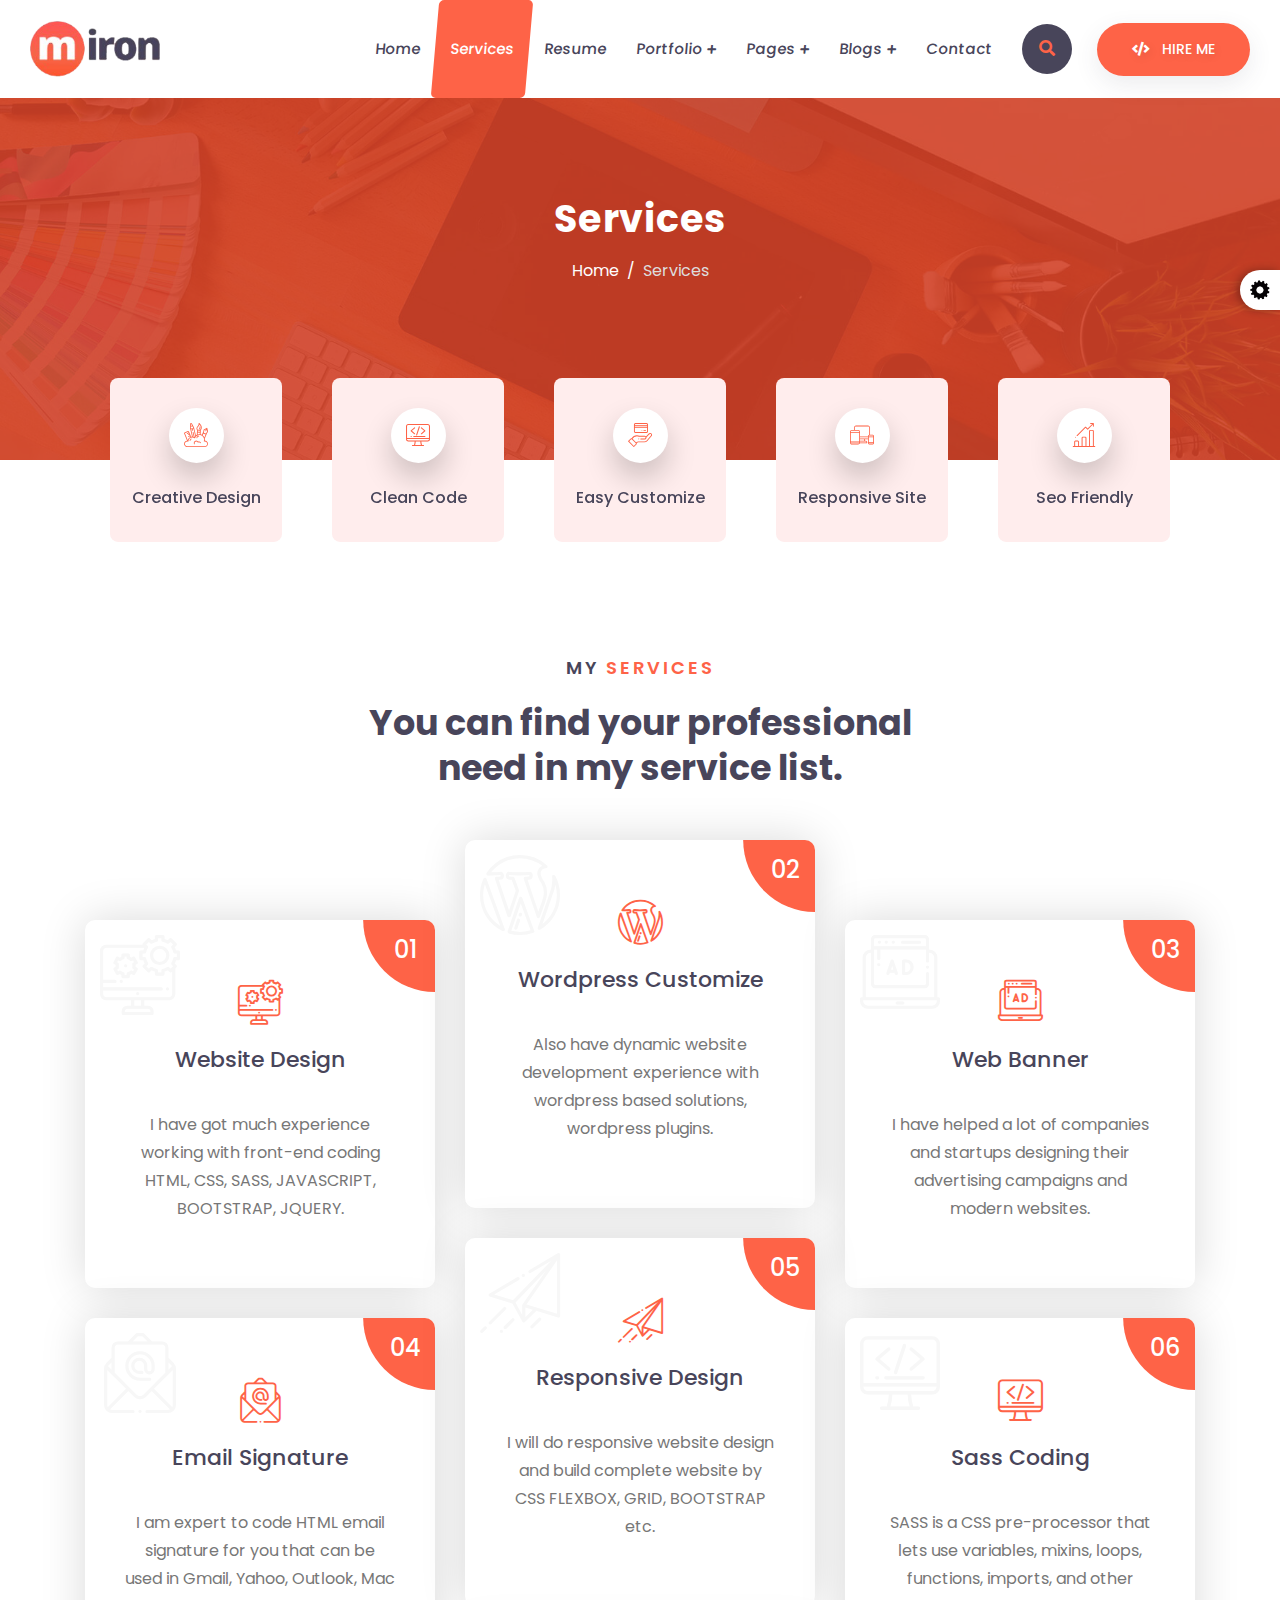
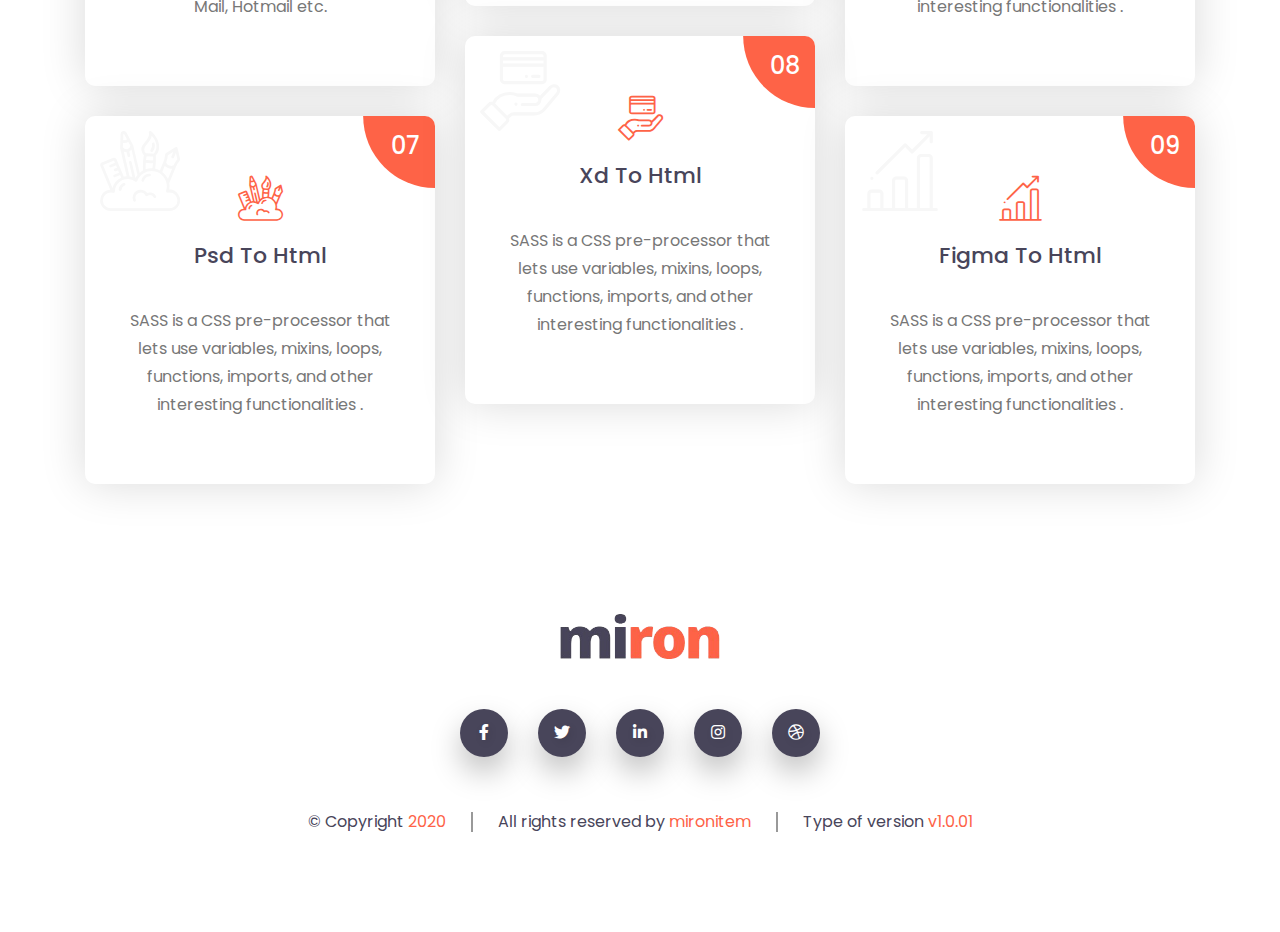
<file: service.html>
<!DOCTYPE html>
<html lang="en">
    <head>
        <meta charset="UTF-8">
        <meta name="viewport" content="width=device-width, initial-scale=1, shrink-to-fit=no">
        <title>Miron - Services</title>
        <!--=====================================
                    CSS LINK PART START
        =======================================-->
        <!-- FOR PAGE ICON -->
        <link rel="icon" href="assets/images/logo-icon.png">

        <!-- FOR FONT ICON -->
        <link rel="stylesheet" href="https://cdnjs.cloudflare.com/ajax/libs/font-awesome/5.14.0/css/all.min.css">
        <link rel="stylesheet" href="assets/icon/flaticon/index/flaticon.css">
        <link rel="stylesheet" href="assets/icon/flaticon/portfolio/flaticon.css">

        <!-- FOR SLICK SLIDER -->
        <link rel="stylesheet" href="assets/source/css/slick.css">

        <!-- FOR BOOTSTRAP -->
        <link rel="stylesheet" href="assets/source/css/bootstrap.min.css">

        <!-- FOR STYLE -->
        <link rel="stylesheet" href="assets/source/sass/light-theme.css" id="theme-link">
        <!--=====================================
                    CSS LINK PART END
        =======================================-->
    </head>
    <body>
        <!--=====================================
                    GEAR BUTTON PART START
        =======================================-->
        <a class="gear-btn" href="#">
            <img src="assets/images/gear.gif" alt="gear">
        </a>
        <!--=====================================
                    GEAR BUTTON PART END
        =======================================-->


        <!--=====================================
                    NAVBAR PART START
        =======================================-->
        <nav class="navbar-part">
            <div class="container">
                <div class="navbar-content">
                    <a class="navbar-logo" href="index.html"><img src="assets/images/logo.png" alt="logo"></a>
                    <button class="navbar-toggle" type="button"><i class="fas fa-bars"></i></button>
                    <div class="navbar-slide">
                        <a class="navbar-cross" href="#"><i class="fas fa-times"></i></a>
                        <ul class="navbar-list">
                            <li class="navbar-item"><a class="navbar-link" href="index.html">Home</a></li>
                            <li class="navbar-item"><a class="navbar-link" href="service.html">services</a></li>
                            <li class="navbar-item"><a class="navbar-link" href="resume.html">resume</a></li>
                            <li class="navbar-dropdown">
                                <a class="navbar-link dropdown-indicator" href="#">
                                    <span>portfolio</span>
                                    <i class="fas fa-plus"></i>
                                </a>
                                <ul class="dropdown-list">
                                    <li><a class="dropdown-link" href="portfolio-grid.html">Portfolio Grid</a></li>
                                    <li><a class="dropdown-link" href="portfolio-details.html">Portfolio Details</a></li>
                                </ul>
                            </li>
                            <li class="navbar-item navbar-dropdown">
                                <a class="navbar-link dropdown-indicator" href="#">
                                    <span>pages</span>
                                    <i class="fas fa-plus"></i>
                                </a>
                                <ul class="dropdown-list">
                                    <li><a class="dropdown-link" href="#">tutorial</a></li>
                                    <li><a class="dropdown-link" href="#">source code</a></li>
                                    <li><a class="dropdown-link" href="#">payment system</a></li>
                                </ul>
                            </li>
                            <li class="navbar-item navbar-dropdown">
                                <a class="navbar-link dropdown-indicator" href="#">
                                    <span>blogs</span>
                                    <i class="fas fa-plus"></i>
                                </a>
                                <ul class="dropdown-list">
                                    <li><a class="dropdown-link" href="blog-grid.html">Blog grid</a></li>
                                    <li><a class="dropdown-link" href="blog-details.html">blog details</a></li>
                                    <li><a class="dropdown-link" href="blog-grid-leftbar.html">blog grid leftbar</a></li>
                                    <li><a class="dropdown-link" href="blog-grid-rightbar.html">blog grid rightbar</a></li>
                                    <li><a class="dropdown-link" href="blog-details-leftbar.html">blog details leftbar</a></li>
                                    <li><a class="dropdown-link" href="blog-details-rightbar.html">blog details rightbar</a></li>
                                </ul>
                            </li>
                            <li class="navbar-item"><a class="navbar-link" href="contact.html">contact</a></li>
                        </ul>
                        <form class="navbar-src">
                            <input type="text" placeholder="Search for quick...">
                            <a href="#"><i class="fas fa-search"></i></a>
                        </form>
                        <div class="navbar-btn">
                            <a class="btn btn-inline" href="#">
                                <i class="fas fa-code"></i>
                                <span>hire me</span>
                            </a>
                        </div>
                    </div>
                </div>
            </div>
        </nav>
        <!--=====================================
                    NAVBAR PART END
        =======================================-->


        <!--=====================================
                  INNER BANNER PART START
        =======================================-->
        <section class="inner-banner">
            <div class="inner-oly">
                <div class="container">
                    <div class="row">
                        <div class="col-lg-12">
                            <div class="inner-content">
                                <h1>services</h1>
                                <ol class="breadcrumb">
                                    <li class="breadcrumb-item"><a href="index.html">Home</a></li>
                                    <li class="breadcrumb-item active" aria-current="page">services</li>
                                </ol>
                            </div>
                        </div>
                    </div>
                </div>
            </div>
        </section>
        <!--=====================================
                  INNER BANNER PART END
        =======================================-->


        <!--=====================================
                    FEATURE PART START
        =======================================-->
        <section class="feature-part">
            <div class="container">
                <div class="feature-slider">
                    <div class="feature-card">
                        <i class="flaticon-creativity"></i>
                        <h6>creative design</h6>
                    </div>
                    <div class="feature-card">
                        <i class="flaticon-tools-and-utensils"></i>
                        <h6>clean code</h6>
                    </div>
                    <div class="feature-card">
                        <i class="flaticon-credit-card"></i>
                        <h6>easy customize</h6>
                    </div>
                    <div class="feature-card">
                        <i class="flaticon-devices"></i>
                        <h6>responsive site</h6>
                    </div>
                    <div class="feature-card">
                        <i class="flaticon-bar-chart"></i>
                        <h6>seo friendly</h6>
                    </div>
                    <div class="feature-card">
                        <i class="flaticon-creativity"></i>
                        <h6>creative design</h6>
                    </div>
                </div>
            </div>
        </section>
        <!--=====================================
                    FEATURE PART END
        =======================================-->


        <!--=====================================
                  INNER SERVICE PART START
        =======================================-->
        <section class="service-part inner-service">
            <div class="container">
                <div class="row">
                    <div class="col-lg-12">
                        <div class="section-heading service-heading">
                            <p>my <span>services</span></p>
                            <h2>You can find your professional need in my service list.</h2>
                        </div>
                    </div>
                </div>
                <div class="row">
                    <div class="col-md-6 col-lg-4">
                        <div class="service-card">
                            <h3>01</h3>
                            <span class="flaticon-computer"></span>
                            <i class="flaticon-computer"></i>
                            <h4>website design</h4>
                            <p>I have got much experience working with front-end coding HTML, CSS, SASS, JAVASCRIPT, BOOTSTRAP, JQUERY.</p>
                        </div>
                    </div>
                    <div class="col-md-6 col-lg-4">
                        <div class="service-card service-ghape">
                            <h3>02</h3>
                            <span class="flaticon-wordpress"></span>
                            <i class="flaticon-wordpress"></i>
                            <h4>wordpress customize</h4>
                            <p>Also have dynamic website development experience with wordpress based solutions, wordpress plugins.</p>
                        </div>
                    </div>
                    <div class="col-md-6 col-lg-4">
                        <div class="service-card">
                            <h3>03</h3>
                            <span class="flaticon-online-ads"></span>
                            <i class="flaticon-online-ads"></i>
                            <h4>web banner</h4>
                            <p>I have helped a lot of companies and startups designing their advertising campaigns and modern websites.</p>
                        </div>
                    </div>
                    <div class="col-md-6 col-lg-4">
                        <div class="service-card">
                            <h3>04</h3>
                            <span class="flaticon-mail"></span>
                            <i class="flaticon-mail"></i>
                            <h4>email signature</h4>
                            <p>I am expert to code HTML email signature for you that can be used in Gmail, Yahoo, Outlook, Mac Mail, Hotmail etc.</p>
                        </div>
                    </div>
                    <div class="col-md-6 col-lg-4">
                        <div class="service-card service-ghape">
                            <h3>05</h3>
                            <span class="flaticon-responsive-design"></span>
                            <i class="flaticon-responsive-design"></i>
                            <h4>responsive design</h4>
                            <p>I will do responsive website design and build complete website by CSS FLEXBOX, GRID, BOOTSTRAP etc.</p>
                        </div>
                    </div>
                    <div class="col-md-6 col-lg-4">
                        <div class="service-card">
                            <h3>06</h3>
                            <span class="flaticon-tools-and-utensils"></span>
                            <i class="flaticon-tools-and-utensils"></i>
                            <h4>sass coding</h4>
                            <p>SASS is a CSS pre-processor that lets use variables, mixins, loops, functions, imports, and other interesting functionalities .</p>
                        </div>
                    </div>
                    <div class="col-md-6 col-lg-4">
                        <div class="service-card">
                            <h3>07</h3>
                            <span class="flaticon-creativity"></span>
                            <i class="flaticon-creativity"></i>
                            <h4>psd to html</h4>
                            <p>SASS is a CSS pre-processor that lets use variables, mixins, loops, functions, imports, and other interesting functionalities .</p>
                        </div>
                    </div>
                    <div class="col-md-6 col-lg-4">
                        <div class="service-card service-ghape">
                            <h3>08</h3>
                            <span class="flaticon-credit-card"></span>
                            <i class="flaticon-credit-card"></i>
                            <h4>xd to html</h4>
                            <p>SASS is a CSS pre-processor that lets use variables, mixins, loops, functions, imports, and other interesting functionalities .</p>
                        </div>
                    </div>
                    <div class="col-md-6 col-lg-4">
                        <div class="service-card">
                            <h3>09</h3>
                            <span class="flaticon-bar-chart"></span>
                            <i class="flaticon-bar-chart"></i>
                            <h4>figma to html</h4>
                            <p>SASS is a CSS pre-processor that lets use variables, mixins, loops, functions, imports, and other interesting functionalities .</p>
                        </div>
                    </div>
                </div>
            </div>
        </section>
        <!--=====================================
                   INNER SERVICE PART END
        =======================================-->


        <!--=====================================
                    FOOTER PART START
        =======================================-->
        <section class="footer-part">
            <div class="container">
                <div class="row">
                    <div class="col-lg-12">
                        <div class="footer-logo">
                            <a href="#"><img src="assets/images/footer-logo.png" alt="footer-logo"></a>
                        </div>
                    </div>
                </div>
                <div class="row">
                    <div class="col-lg-12">
                        <ul class="footer-icon">
                            <li><a class="icon icon-inline" target="_blank" href="https://facebook.com/mironcoder/"><i class="fab fa-facebook-f"></i></a></li>
                            <li><a class="icon icon-inline" target="_blank" href="https://twitter.com/mironcoder/"><i class="fab fa-twitter"></i></a></li>
                            <li><a class="icon icon-inline" target="_blank" href="https://linkedin.com/in/mironcoder/"><i class="fab fa-linkedin-in"></i></a></li>
                            <li><a class="icon icon-inline" target="_blank" href="https://instagram.com/mironcoder"><i class="fab fa-instagram"></i></a></li>
                            <li><a class="icon icon-inline" target="_blank" href="https://dribbble.com/mironcoder/"><i class="fab fa-dribbble"></i></a></li>
                        </ul>
                    </div>
                </div>
                <div class="row">
                    <div class="col-lg-12">
                        <ul class="footer-text">
                            <li><h6>&copy; Copyright <span>2020</span></h6></li>
                            <li><h6>All rights reserved by <a href="#">mironitem</a></h6></li>
                            <li><h6>Type of version <span>v1.0.01</span></h6></li>
                        </ul>
                    </div>
                </div>
            </div>
        </section>
        <!--=====================================
                    FOOTER PART END
        =======================================-->
        

        <!--=====================================
                    JS LINK PART START
        =======================================-->
        <!-- FOR BOOTSTRAP -->
        <script src="assets/source/js/jquery-1.12.4.min.js"></script>
        <script src="assets/source/js/popper.min.js"></script>
        <script src="assets/source/js/bootstrap.min.js"></script>

        <!-- FOR MIXITUP -->
        <script src="assets/source/js/mixitup.min.js"></script>
        <script src="assets/source/js/mixitup.js"></script>

        <!-- FOR SLICK SLIDER -->
        <script src="assets/source/js/slick.min.js"></script>
        <script src="assets/source/js/slick.js"></script>

        <!-- FOR INTERACTION -->
        <script src="assets/source/js/main.js"></script>
        <!--=====================================
                    JS LINK PART END
        =======================================-->
    </body>
</html>
</file>
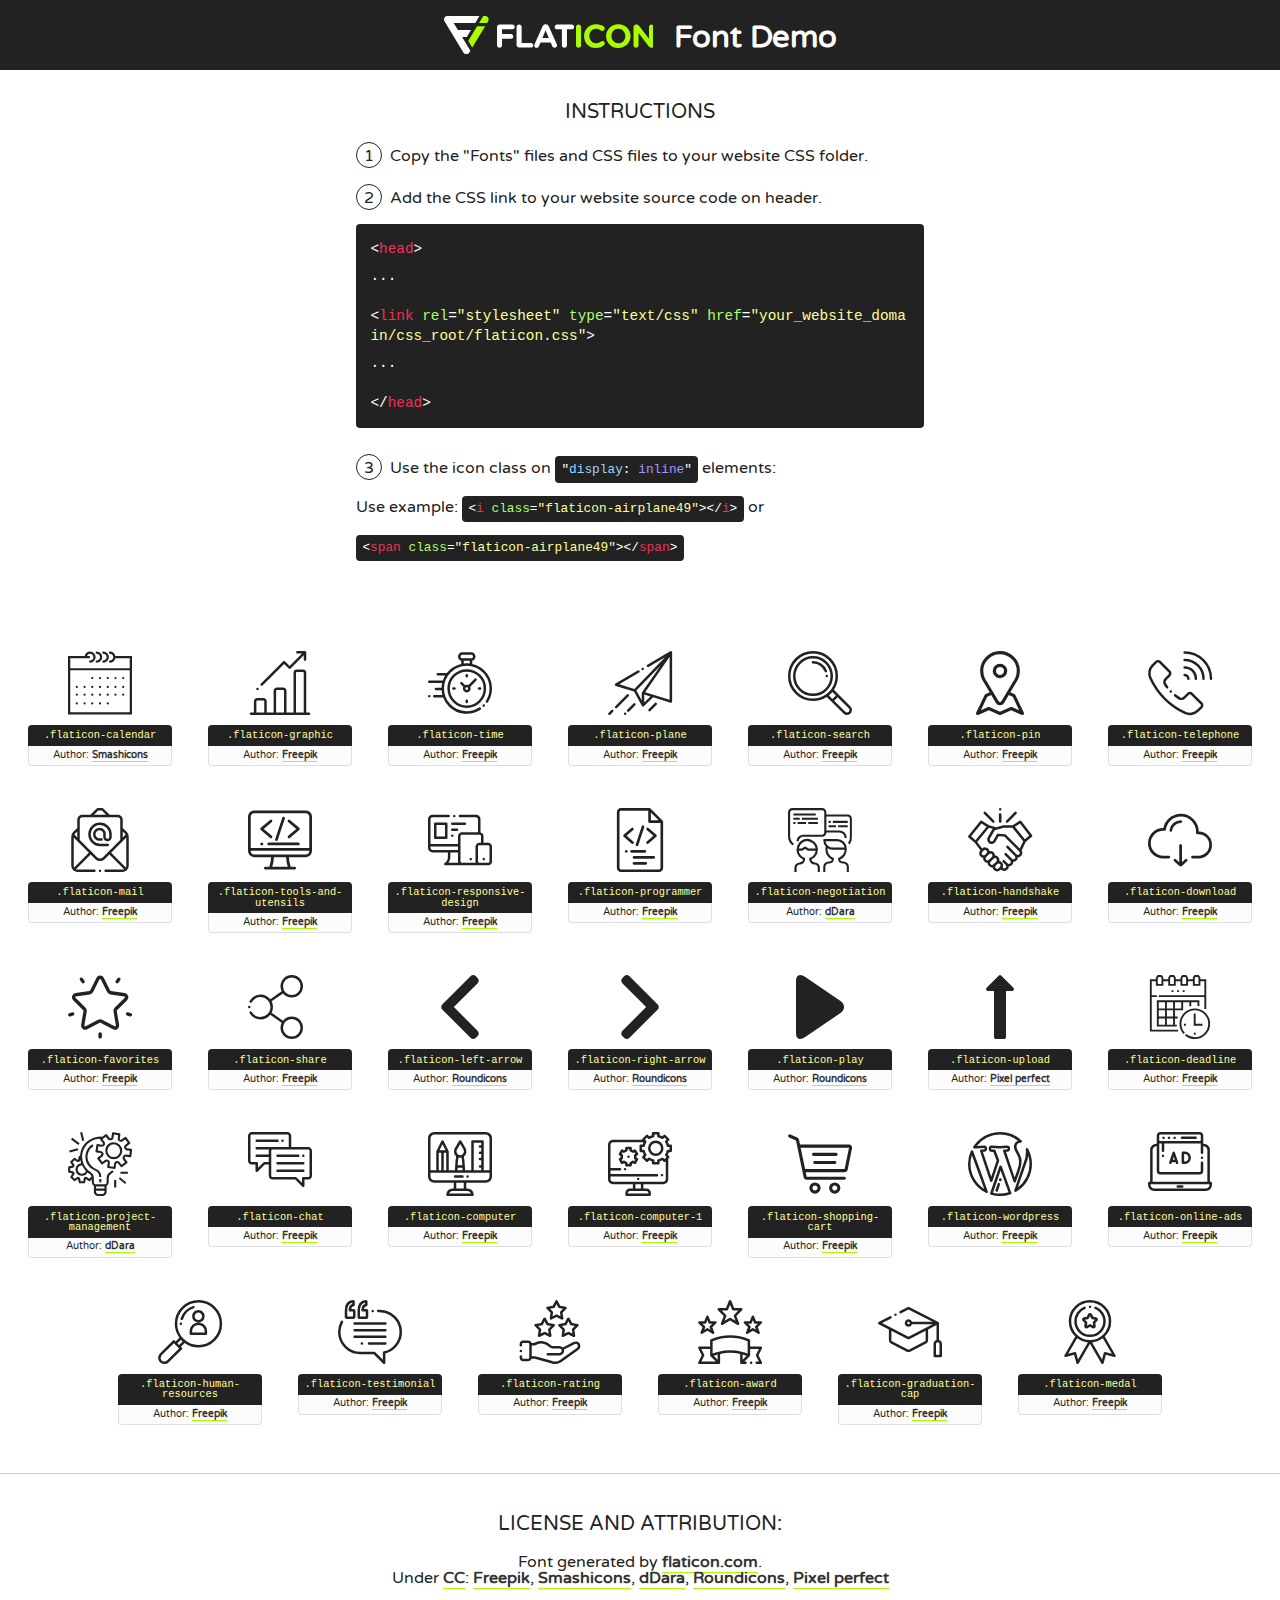
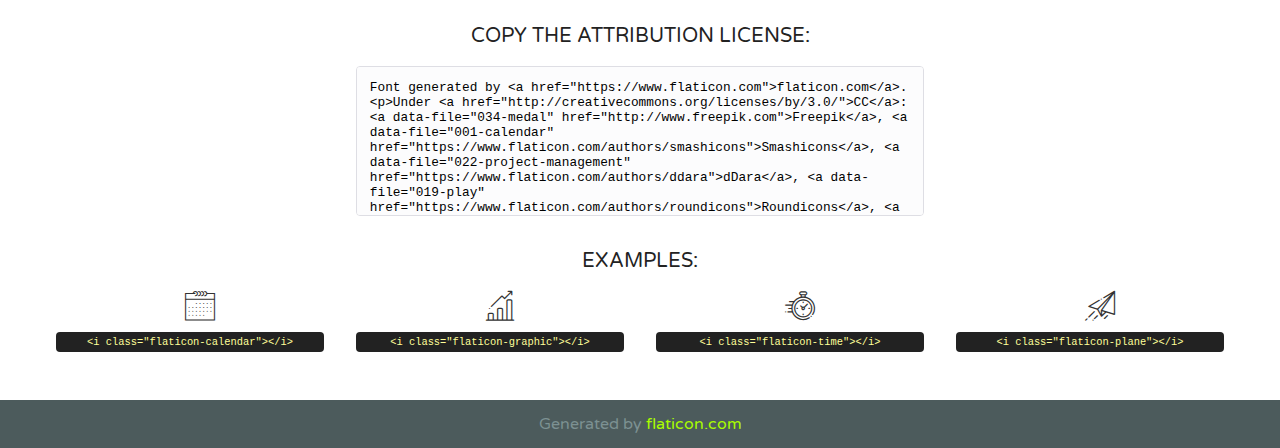
<file: assets/icon/flaticon/index/flaticon.html>
<!DOCTYPE html>
<!--
  Flaticon icon font: Flaticon
  Creation date: 11/05/2020 03:42
-->
<html>
<!DOCTYPE html>
<html>

<head>
    <title>Flaticon WebFont</title>
    <link href="http://fonts.googleapis.com/css?family=Varela+Round" rel="stylesheet" type="text/css" />
    <link rel="stylesheet" type="text/css" href="flaticon.css">
    <meta charset="UTF-8">
    <style>
    html, body, div, span, applet, object, iframe,
    h1, h2, h3, h4, h5, h6, p, blockquote, pre,
    a, abbr, acronym, address, big, cite, code,
    del, dfn, em, img, ins, kbd, q, s, samp,
    small, strike, strong, sub, sup, tt, var,
    b, u, i, center,
    dl, dt, dd, ol, ul, li,
    fieldset, form, label, legend,
    table, caption, tbody, tfoot, thead, tr, th, td,
    article, aside, canvas, details, embed, 
    figure, figcaption, footer, header, hgroup, 
    menu, nav, output, ruby, section, summary,
    time, mark, audio, video {
        margin: 0;
        padding: 0;
        border: 0;
        font-size: 100%;
        font: inherit;
        vertical-align: baseline;
    }
    /* HTML5 display-role reset for older browsers */
    article, aside, details, figcaption, figure, 
    footer, header, hgroup, menu, nav, section {
        display: block;
    }
    body {
        line-height: 1;
    }
    ol, ul {
        list-style: none;
    }
    blockquote, q {
        quotes: none;
    }
    blockquote:before, blockquote:after,
    q:before, q:after {
        content: '';
        content: none;
    }
    table {
        border-collapse: collapse;
        border-spacing: 0;
    }
    body {
        font-family: 'Varela Round', Helvetica, Arial, sans-serif;
        font-size: 16px;
        color: #222;
    }
    a {
        color: #333;
        border-bottom: 1px solid #a9fd00;
        font-weight: bold;
        text-decoration: none;
    }
    * {
        -moz-box-sizing: border-box;
        -webkit-box-sizing: border-box;
        box-sizing: border-box;
        margin: 0;
        padding: 0;
    }
    [class^="flaticon-"]:before, [class*=" flaticon-"]:before, [class^="flaticon-"]:after, [class*=" flaticon-"]:after {
        font-family: Flaticon;
        font-size: 30px;
        font-style: normal;
        margin-left: 20px;
        color: #333;
    }
    .wrapper {
        max-width: 600px;
        margin: auto;
        padding: 0 1em;
    }
    .title {
        font-size: 1.25em;
        text-align: center;
        margin-bottom: 1em;
        text-transform: uppercase;
    }
    header {
        text-align: center;
        background-color: #222;
        color: #fff;
        padding: 1em;
    }
    header .logo {
        width: 210px;
        height: 38px;
        display: inline-block;
        vertical-align: middle;
        margin-right: 1em;
        border: none;
    }
    header strong {
        font-size: 1.95em;
        font-weight: bold;
        vertical-align: middle;
        margin-top: 5px;
        display: inline-block;
    }
    .demo {
        margin: 2em auto;
        line-height: 1.25em;
    }
    .demo ul li {
        margin-bottom: 1em;
    }
    .demo ul li .num {
        color: #222;
        border-radius: 20px;
        display: inline-block;
        width: 26px;
        padding: 3px;
        height: 26px;
        text-align: center;
        margin-right: 0.5em;
        border: 1px solid #222;
    }
    .demo ul li code {
        background-color: #222;
        border-radius: 4px;
        padding: 0.25em 0.5em;
        display: inline-block;
        color: #fff;
        font-family: Consolas,Monaco,Lucida Console,Liberation Mono,DejaVu Sans Mono,Bitstream Vera Sans Mono,Courier New, monospace;
        font-weight: lighter;
        margin-top: 1em;
        font-size: 0.8em;
        word-break: break-all;
    }
    .demo ul li code.big {
        padding: 1em;
        font-size: 0.9em;
    }
    .demo ul li code .red {
        color: #EF3159;
    }
    .demo ul li code .green {
        color: #ACFF65;
    }
    .demo ul li code .yellow {
        color: #FFFF99;
    }
    .demo ul li code .blue {
        color: #99D3FF;
    }
    .demo ul li code .purple {
        color: #A295FF;
    }
    .demo ul li code .dots {
        margin-top: 0.5em;
        display: block;
    }
    #glyphs {
        border-bottom: 1px solid #ccc;
        padding: 2em 0;
        text-align: center;
    }
    .glyph {
        display: inline-block;
        width: 9em;
        margin: 1em;
        text-align: center;
        vertical-align: top;
        background: #FFF;
    }
    .glyph .glyph-icon {
        padding: 10px;
        display: block;
        font-family:"Flaticon";
        font-size: 64px;
        line-height: 1;
    }
    .glyph .glyph-icon:before {
        font-size: 64px;
        color: #222;
        margin-left: 0;
    }
    .class-name {
        font-size: 0.65em;
        background-color: #222;
        color: #fff;
        border-radius: 4px 4px 0 0;
        padding: 0.5em;
        color: #FFFF99;
        font-family: Consolas,Monaco,Lucida Console,Liberation Mono,DejaVu Sans Mono,Bitstream Vera Sans Mono,Courier New, monospace;
    }
    .author-name {
        font-size: 0.6em;
        background-color: #fcfcfd;
        border: 1px solid #DEDEE4;
        border-top: 0;
        border-radius: 0 0 4px 4px;
        padding: 0.5em;
    }
    .class-name:last-child {
        font-size: 10px;
        color:#888;
    }
    .class-name:last-child a {
        font-size: 10px;
        color:#555;
    }
    .class-name:last-child a:hover {
        color:#a9fd00;
    }
    .glyph > input {
        display: block;
        width: 100px;
        margin: 5px auto;
        text-align: center;
        font-size: 12px;
        cursor: text;
    }
    .glyph > input.icon-input {
        font-family:"Flaticon";
        font-size: 16px;
        margin-bottom: 10px;
    }
    .attribution .title {
        margin-top: 2em;
    }
    .attribution textarea {
        background-color: #fcfcfd;
        padding: 1em;
        border: none;
        box-shadow: none;
        border: 1px solid #DEDEE4;
        border-radius: 4px;
        resize: none;
        width: 100%;
        height: 150px;
        font-size: 0.8em;
        font-family: Consolas,Monaco,Lucida Console,Liberation Mono,DejaVu Sans Mono,Bitstream Vera Sans Mono,Courier New, monospace;
        -webkit-appearance: none;
    }
    .iconsuse {
        margin: 2em auto;
        text-align: center;
        max-width: 1200px;
    }
    .iconsuse:after {
        content: '';
        display: table;
        clear: both;
    }
    .iconsuse .image {
        float: left;
        width: 25%;
        padding: 0 1em;
    }
    .iconsuse .image p {
        margin-bottom: 1em;
    }
    .iconsuse .image span {
        display: block;
        font-size: 0.65em;
        background-color: #222;
        color: #fff;
        border-radius: 4px;
        padding: 0.5em;
        color: #FFFF99;
        margin-top: 1em;
        font-family: Consolas,Monaco,Lucida Console,Liberation Mono,DejaVu Sans Mono,Bitstream Vera Sans Mono,Courier New, monospace;
    }
    #footer {
        text-align: center;
        background-color: #4C5B5C;
        color: #7c9192;
        padding: 1em;
    }
    #footer a {
        border: none;
        color: #a9fd00;
        font-weight: normal;
    }
    @media (max-width: 960px) {
        .iconsuse .image {
            width: 50%;
        }
    }
    @media (max-width: 560px) {
        .iconsuse .image {
            width: 100%;
        }
    }
    </style>
</head>

<body class="characters-off">

    <header>
        <a href="https://www.flaticon.com" target="_blank" class="logo">
            <svg version="1.1" xmlns="http://www.w3.org/2000/svg" xmlns:xlink="http://www.w3.org/1999/xlink" xmlns:a="http://ns.adobe.com/AdobeSVGViewerExtensions/3.0/" viewBox="0 0 560.875 102.036" enable-background="new 0 0 560.875 102.036" xml:space="preserve">
                <defs>
                </defs>
                <g>
                    <g class="letters">
                        <path fill="#ffffff" d="M141.596,29.675c0-3.777,2.985-6.767,6.764-6.767h34.438c3.426,0,6.15,2.728,6.15,6.15
                        c0,3.43-2.724,6.149-6.15,6.149h-27.674v13.091h23.719c3.429,0,6.151,2.724,6.151,6.15c0,3.43-2.723,6.149-6.151,6.149h-23.719
                        v17.574c0,3.773-2.986,6.761-6.764,6.761c-3.779,0-6.764-2.989-6.764-6.761V29.675z"></path>
                        <path fill="#ffffff" d="M193.844,29.149c0-3.781,2.985-6.767,6.764-6.767c3.776,0,6.763,2.985,6.763,6.767v42.957h25.039
                        c3.426,0,6.149,2.726,6.149,6.153c0,3.425-2.723,6.15-6.149,6.15h-31.802c-3.779,0-6.764-2.986-6.764-6.768V29.149z"></path>
                        <path fill="#ffffff" d="M241.891,75.71l21.438-48.407c1.492-3.341,4.215-5.357,7.906-5.357h0.792
                        c3.686,0,6.323,2.017,7.815,5.357l21.439,48.407c0.436,0.967,0.701,1.845,0.701,2.723c0,3.602-2.809,6.501-6.414,6.501
                        c-3.161,0-5.269-1.845-6.499-4.655l-4.132-9.661h-27.059l-4.301,10.102c-1.144,2.631-3.426,4.214-6.237,4.214
                        c-3.517,0-6.24-2.81-6.24-6.325C241.1,77.64,241.451,76.677,241.891,75.71z M279.932,58.666l-8.521-20.297l-8.526,20.297H279.932
                        z"></path>
                        <path fill="#ffffff" d="M314.864,35.387H301.86c-3.429,0-6.239-2.813-6.239-6.238c0-3.429,2.811-6.24,6.239-6.24h39.533
                        c3.426,0,6.237,2.811,6.237,6.24c0,3.425-2.811,6.238-6.237,6.238h-13.001v42.785c0,3.773-2.99,6.761-6.764,6.761
                        c-3.779,0-6.764-2.989-6.764-6.761V35.387z"></path>
                        <path fill="#A9FD00" d="M352.615,29.149c0-3.781,2.985-6.767,6.767-6.767c3.774,0,6.761,2.985,6.761,6.767v49.024
                        c0,3.773-2.987,6.761-6.761,6.761c-3.781,0-6.767-2.989-6.767-6.761V29.149z"></path>
                        <path fill="#A9FD00" d="M374.132,53.836v-0.179c0-17.481,13.178-31.801,32.065-31.801c9.22,0,15.459,2.458,20.557,6.238
                        c1.402,1.054,2.637,2.985,2.637,5.357c0,3.692-2.985,6.59-6.681,6.59c-1.845,0-3.071-0.702-4.044-1.319
                        c-3.776-2.813-7.729-4.393-12.562-4.393c-10.364,0-17.831,8.611-17.831,19.154v0.173c0,10.542,7.291,19.329,17.831,19.329
                        c5.715,0,9.492-1.756,13.359-4.834c1.049-0.874,2.458-1.491,4.039-1.491c3.429,0,6.325,2.813,6.325,6.236
                        c0,2.106-1.056,3.78-2.282,4.834c-5.539,4.834-12.036,7.733-21.878,7.733C387.572,85.464,374.132,71.493,374.132,53.836z"></path>
                        <path fill="#A9FD00" d="M433.009,53.836v-0.179c0-17.481,13.79-31.801,32.766-31.801c18.981,0,32.592,14.143,32.592,31.628v0.173
                        c0,17.483-13.785,31.807-32.769,31.807C446.625,85.464,433.009,71.32,433.009,53.836z M484.224,53.836v-0.179
                        c0-10.539-7.725-19.326-18.626-19.326c-10.893,0-18.449,8.611-18.449,19.154v0.173c0,10.542,7.73,19.329,18.626,19.329
                        C476.676,72.986,484.224,64.378,484.224,53.836z"></path>
                        <path fill="#A9FD00" d="M506.233,29.321c0-3.774,2.99-6.763,6.767-6.763h1.401c3.252,0,5.183,1.583,7.029,3.953l26.093,34.265
                        V29.059c0-3.692,2.99-6.677,6.681-6.677c3.683,0,6.671,2.985,6.671,6.677v48.934c0,3.78-2.987,6.765-6.764,6.765h-0.436
                        c-3.257,0-5.188-1.581-7.034-3.953l-27.056-35.492v32.944c0,3.687-2.985,6.676-6.678,6.676c-3.683,0-6.673-2.989-6.673-6.676
                        V29.321z"></path>
                    </g>
                    <g class="insignia">
                        <path fill="#ffffff" d="M48.372,56.137h12.517l11.156-18.537H37.186L25.688,18.539h57.825L94.668,0H9.271
                        C5.925,0,2.842,1.801,1.198,4.716c-1.644,2.907-1.593,6.482,0.134,9.343l50.38,83.501c1.678,2.781,4.689,4.476,7.938,4.476
                        c3.246,0,6.257-1.695,7.935-4.476l2.898-4.804L48.372,56.137z"></path>
                        <g class="i">
                            <path fill="#A9FD00" d="M93.575,18.539h0.031v0.004l21.652,0.004l2.705-4.488c1.727-2.861,1.778-6.436,0.133-9.343
                            C116.454,1.801,113.371,0,110.026,0h-5.294L93.575,18.539z"></path>
                            <polygon fill="#A9FD00" points="88.291,27.356 64.725,66.486 75.519,84.404 109.942,27.356"></polygon>
                        </g>
                    </g>
                </g>
            </svg>
        </a>
        <strong>Font Demo</strong>
    </header>


    <section class="demo wrapper">

        <p class="title">Instructions</p>

        <ul>
            <li>
                <span class="num">1</span>Copy the "Fonts" files and CSS files to your website CSS folder.
            </li>
            <li>
                <span class="num">2</span>Add the CSS link to your website source code on header.
                <code class="big">
                    &lt;<span class="red">head</span>&gt;
                    <br/><span class="dots">...</span>
                    <br/>&lt;<span class="red">link</span> <span class="green">rel</span>=<span class="yellow">"stylesheet"</span> <span class="green">type</span>=<span class="yellow">"text/css"</span> <span class="green">href</span>=<span class="yellow">"your_website_domain/css_root/flaticon.css"</span>&gt;
                    <br/><span class="dots">...</span>
                    <br/>&lt;/<span class="red">head</span>&gt;
                </code>
            </li>

            <li>
                <p>
                    <span class="num">3</span>Use the icon class on <code>"<span class="blue">display</span>:<span class="purple"> inline</span>"</code> elements:
                    <br />
                    Use example: <code>&lt;<span class="red">i</span> <span class="green">class</span>=<span class="yellow">&quot;flaticon-airplane49&quot;</span>&gt;&lt;/<span class="red">i</span>&gt;</code> or <code>&lt;<span class="red">span</span> <span class="green">class</span>=<span class="yellow">&quot;flaticon-airplane49&quot;</span>&gt;&lt;/<span class="red">span</span>&gt;</code>
            </li>
        </ul>

    </section>




   <section id="glyphs">          
    
      
        <div class="glyph"><div class="glyph-icon flaticon-calendar"></div>
            <div class="class-name">.flaticon-calendar</div>
            <div class="author-name">Author: <a data-file="001-calendar" href="https://www.flaticon.com/authors/smashicons">Smashicons</a> </div> 
        </div>        
        
        <div class="glyph"><div class="glyph-icon flaticon-graphic"></div>
            <div class="class-name">.flaticon-graphic</div>
            <div class="author-name">Author: <a data-file="002-graphic" href="http://www.freepik.com">Freepik</a> </div> 
        </div>        
        
        <div class="glyph"><div class="glyph-icon flaticon-time"></div>
            <div class="class-name">.flaticon-time</div>
            <div class="author-name">Author: <a data-file="003-time" href="http://www.freepik.com">Freepik</a> </div> 
        </div>        
        
        <div class="glyph"><div class="glyph-icon flaticon-plane"></div>
            <div class="class-name">.flaticon-plane</div>
            <div class="author-name">Author: <a data-file="004-plane" href="http://www.freepik.com">Freepik</a> </div> 
        </div>        
        
        <div class="glyph"><div class="glyph-icon flaticon-search"></div>
            <div class="class-name">.flaticon-search</div>
            <div class="author-name">Author: <a data-file="005-search" href="http://www.freepik.com">Freepik</a> </div> 
        </div>        
        
        <div class="glyph"><div class="glyph-icon flaticon-pin"></div>
            <div class="class-name">.flaticon-pin</div>
            <div class="author-name">Author: <a data-file="006-pin" href="http://www.freepik.com">Freepik</a> </div> 
        </div>        
        
        <div class="glyph"><div class="glyph-icon flaticon-telephone"></div>
            <div class="class-name">.flaticon-telephone</div>
            <div class="author-name">Author: <a data-file="007-telephone" href="http://www.freepik.com">Freepik</a> </div> 
        </div>        
        
        <div class="glyph"><div class="glyph-icon flaticon-mail"></div>
            <div class="class-name">.flaticon-mail</div>
            <div class="author-name">Author: <a data-file="008-mail" href="http://www.freepik.com">Freepik</a> </div> 
        </div>        
        
        <div class="glyph"><div class="glyph-icon flaticon-tools-and-utensils"></div>
            <div class="class-name">.flaticon-tools-and-utensils</div>
            <div class="author-name">Author: <a data-file="009-tools-and-utensils" href="http://www.freepik.com">Freepik</a> </div> 
        </div>        
        
        <div class="glyph"><div class="glyph-icon flaticon-responsive-design"></div>
            <div class="class-name">.flaticon-responsive-design</div>
            <div class="author-name">Author: <a data-file="010-responsive-design" href="http://www.freepik.com">Freepik</a> </div> 
        </div>        
        
        <div class="glyph"><div class="glyph-icon flaticon-programmer"></div>
            <div class="class-name">.flaticon-programmer</div>
            <div class="author-name">Author: <a data-file="011-programmer" href="http://www.freepik.com">Freepik</a> </div> 
        </div>        
        
        <div class="glyph"><div class="glyph-icon flaticon-negotiation"></div>
            <div class="class-name">.flaticon-negotiation</div>
            <div class="author-name">Author: <a data-file="012-negotiation" href="https://www.flaticon.com/authors/ddara">dDara</a> </div> 
        </div>        
        
        <div class="glyph"><div class="glyph-icon flaticon-handshake"></div>
            <div class="class-name">.flaticon-handshake</div>
            <div class="author-name">Author: <a data-file="013-handshake" href="http://www.freepik.com">Freepik</a> </div> 
        </div>        
        
        <div class="glyph"><div class="glyph-icon flaticon-download"></div>
            <div class="class-name">.flaticon-download</div>
            <div class="author-name">Author: <a data-file="014-download" href="http://www.freepik.com">Freepik</a> </div> 
        </div>        
        
        <div class="glyph"><div class="glyph-icon flaticon-favorites"></div>
            <div class="class-name">.flaticon-favorites</div>
            <div class="author-name">Author: <a data-file="015-favorites" href="http://www.freepik.com">Freepik</a> </div> 
        </div>        
        
        <div class="glyph"><div class="glyph-icon flaticon-share"></div>
            <div class="class-name">.flaticon-share</div>
            <div class="author-name">Author: <a data-file="016-share" href="http://www.freepik.com">Freepik</a> </div> 
        </div>        
        
        <div class="glyph"><div class="glyph-icon flaticon-left-arrow"></div>
            <div class="class-name">.flaticon-left-arrow</div>
            <div class="author-name">Author: <a data-file="017-left-arrow" href="https://www.flaticon.com/authors/roundicons">Roundicons</a> </div> 
        </div>        
        
        <div class="glyph"><div class="glyph-icon flaticon-right-arrow"></div>
            <div class="class-name">.flaticon-right-arrow</div>
            <div class="author-name">Author: <a data-file="018-right-arrow" href="https://www.flaticon.com/authors/roundicons">Roundicons</a> </div> 
        </div>        
        
        <div class="glyph"><div class="glyph-icon flaticon-play"></div>
            <div class="class-name">.flaticon-play</div>
            <div class="author-name">Author: <a data-file="019-play" href="https://www.flaticon.com/authors/roundicons">Roundicons</a> </div> 
        </div>        
        
        <div class="glyph"><div class="glyph-icon flaticon-upload"></div>
            <div class="class-name">.flaticon-upload</div>
            <div class="author-name">Author: <a data-file="020-upload" href="https://www.flaticon.com/authors/pixel-perfect">Pixel perfect</a> </div> 
        </div>        
        
        <div class="glyph"><div class="glyph-icon flaticon-deadline"></div>
            <div class="class-name">.flaticon-deadline</div>
            <div class="author-name">Author: <a data-file="021-deadline" href="http://www.freepik.com">Freepik</a> </div> 
        </div>        
        
        <div class="glyph"><div class="glyph-icon flaticon-project-management"></div>
            <div class="class-name">.flaticon-project-management</div>
            <div class="author-name">Author: <a data-file="022-project-management" href="https://www.flaticon.com/authors/ddara">dDara</a> </div> 
        </div>        
        
        <div class="glyph"><div class="glyph-icon flaticon-chat"></div>
            <div class="class-name">.flaticon-chat</div>
            <div class="author-name">Author: <a data-file="023-chat" href="http://www.freepik.com">Freepik</a> </div> 
        </div>        
        
        <div class="glyph"><div class="glyph-icon flaticon-computer"></div>
            <div class="class-name">.flaticon-computer</div>
            <div class="author-name">Author: <a data-file="024-computer" href="http://www.freepik.com">Freepik</a> </div> 
        </div>        
        
        <div class="glyph"><div class="glyph-icon flaticon-computer-1"></div>
            <div class="class-name">.flaticon-computer-1</div>
            <div class="author-name">Author: <a data-file="025-computer-1" href="http://www.freepik.com">Freepik</a> </div> 
        </div>        
        
        <div class="glyph"><div class="glyph-icon flaticon-shopping-cart"></div>
            <div class="class-name">.flaticon-shopping-cart</div>
            <div class="author-name">Author: <a data-file="026-shopping-cart" href="http://www.freepik.com">Freepik</a> </div> 
        </div>        
        
        <div class="glyph"><div class="glyph-icon flaticon-wordpress"></div>
            <div class="class-name">.flaticon-wordpress</div>
            <div class="author-name">Author: <a data-file="027-wordpress" href="http://www.freepik.com">Freepik</a> </div> 
        </div>        
        
        <div class="glyph"><div class="glyph-icon flaticon-online-ads"></div>
            <div class="class-name">.flaticon-online-ads</div>
            <div class="author-name">Author: <a data-file="028-online-ads" href="http://www.freepik.com">Freepik</a> </div> 
        </div>        
        
        <div class="glyph"><div class="glyph-icon flaticon-human-resources"></div>
            <div class="class-name">.flaticon-human-resources</div>
            <div class="author-name">Author: <a data-file="029-human-resources" href="http://www.freepik.com">Freepik</a> </div> 
        </div>        
        
        <div class="glyph"><div class="glyph-icon flaticon-testimonial"></div>
            <div class="class-name">.flaticon-testimonial</div>
            <div class="author-name">Author: <a data-file="030-testimonial" href="http://www.freepik.com">Freepik</a> </div> 
        </div>        
        
        <div class="glyph"><div class="glyph-icon flaticon-rating"></div>
            <div class="class-name">.flaticon-rating</div>
            <div class="author-name">Author: <a data-file="031-rating" href="http://www.freepik.com">Freepik</a> </div> 
        </div>        
        
        <div class="glyph"><div class="glyph-icon flaticon-award"></div>
            <div class="class-name">.flaticon-award</div>
            <div class="author-name">Author: <a data-file="032-award" href="http://www.freepik.com">Freepik</a> </div> 
        </div>        
        
        <div class="glyph"><div class="glyph-icon flaticon-graduation-cap"></div>
            <div class="class-name">.flaticon-graduation-cap</div>
            <div class="author-name">Author: <a data-file="033-graduation-cap" href="http://www.freepik.com">Freepik</a> </div> 
        </div>        
        
        <div class="glyph"><div class="glyph-icon flaticon-medal"></div>
            <div class="class-name">.flaticon-medal</div>
            <div class="author-name">Author: <a data-file="034-medal" href="http://www.freepik.com">Freepik</a> </div> 
        </div>        
        

    </section>



    <section class="attribution wrapper"   style="text-align:center;">

      <div class="title">License and attribution:</div><div class="attrDiv">Font generated by <a href="https://www.flaticon.com">flaticon.com</a>. <div><p>Under <a href="http://creativecommons.org/licenses/by/3.0/">CC</a>: <a data-file="034-medal" href="http://www.freepik.com">Freepik</a>, <a data-file="001-calendar" href="https://www.flaticon.com/authors/smashicons">Smashicons</a>, <a data-file="022-project-management" href="https://www.flaticon.com/authors/ddara">dDara</a>, <a data-file="019-play" href="https://www.flaticon.com/authors/roundicons">Roundicons</a>, <a data-file="020-upload" href="https://www.flaticon.com/authors/pixel-perfect">Pixel perfect</a></p>  </div>
      </div>
      <div class="title">Copy the Attribution License:</div>

    <textarea onclick="this.focus();this.select();">Font generated by &lt;a href=&quot;https://www.flaticon.com&quot;&gt;flaticon.com&lt;/a&gt;. <p>Under <a href="http://creativecommons.org/licenses/by/3.0/">CC</a>: <a data-file="034-medal" href="http://www.freepik.com">Freepik</a>, <a data-file="001-calendar" href="https://www.flaticon.com/authors/smashicons">Smashicons</a>, <a data-file="022-project-management" href="https://www.flaticon.com/authors/ddara">dDara</a>, <a data-file="019-play" href="https://www.flaticon.com/authors/roundicons">Roundicons</a>, <a data-file="020-upload" href="https://www.flaticon.com/authors/pixel-perfect">Pixel perfect</a></p>  
     </textarea>

    </section>

    <section class="iconsuse">

          <div class="title">Examples:</div>            
             
            <div class="image">
                <p>
                    <i class="glyph-icon flaticon-calendar"></i> 
                    <span>&lt;i class=&quot;flaticon-calendar&quot;&gt;&lt;/i&gt;</span>
                </p>
            </div>
            
            <div class="image">
                <p>
                    <i class="glyph-icon flaticon-graphic"></i> 
                    <span>&lt;i class=&quot;flaticon-graphic&quot;&gt;&lt;/i&gt;</span>
                </p>
            </div>
            
            <div class="image">
                <p>
                    <i class="glyph-icon flaticon-time"></i> 
                    <span>&lt;i class=&quot;flaticon-time&quot;&gt;&lt;/i&gt;</span>
                </p>
            </div>
            
            <div class="image">
                <p>
                    <i class="glyph-icon flaticon-plane"></i> 
                    <span>&lt;i class=&quot;flaticon-plane&quot;&gt;&lt;/i&gt;</span>
                </p>
            </div>
                       
        </div>
                            
    </section>

<div id="footer">
    <div>Generated by <a href="https://www.flaticon.com">flaticon.com</a>
    </div>
</div>



</body>
</html>
</file>
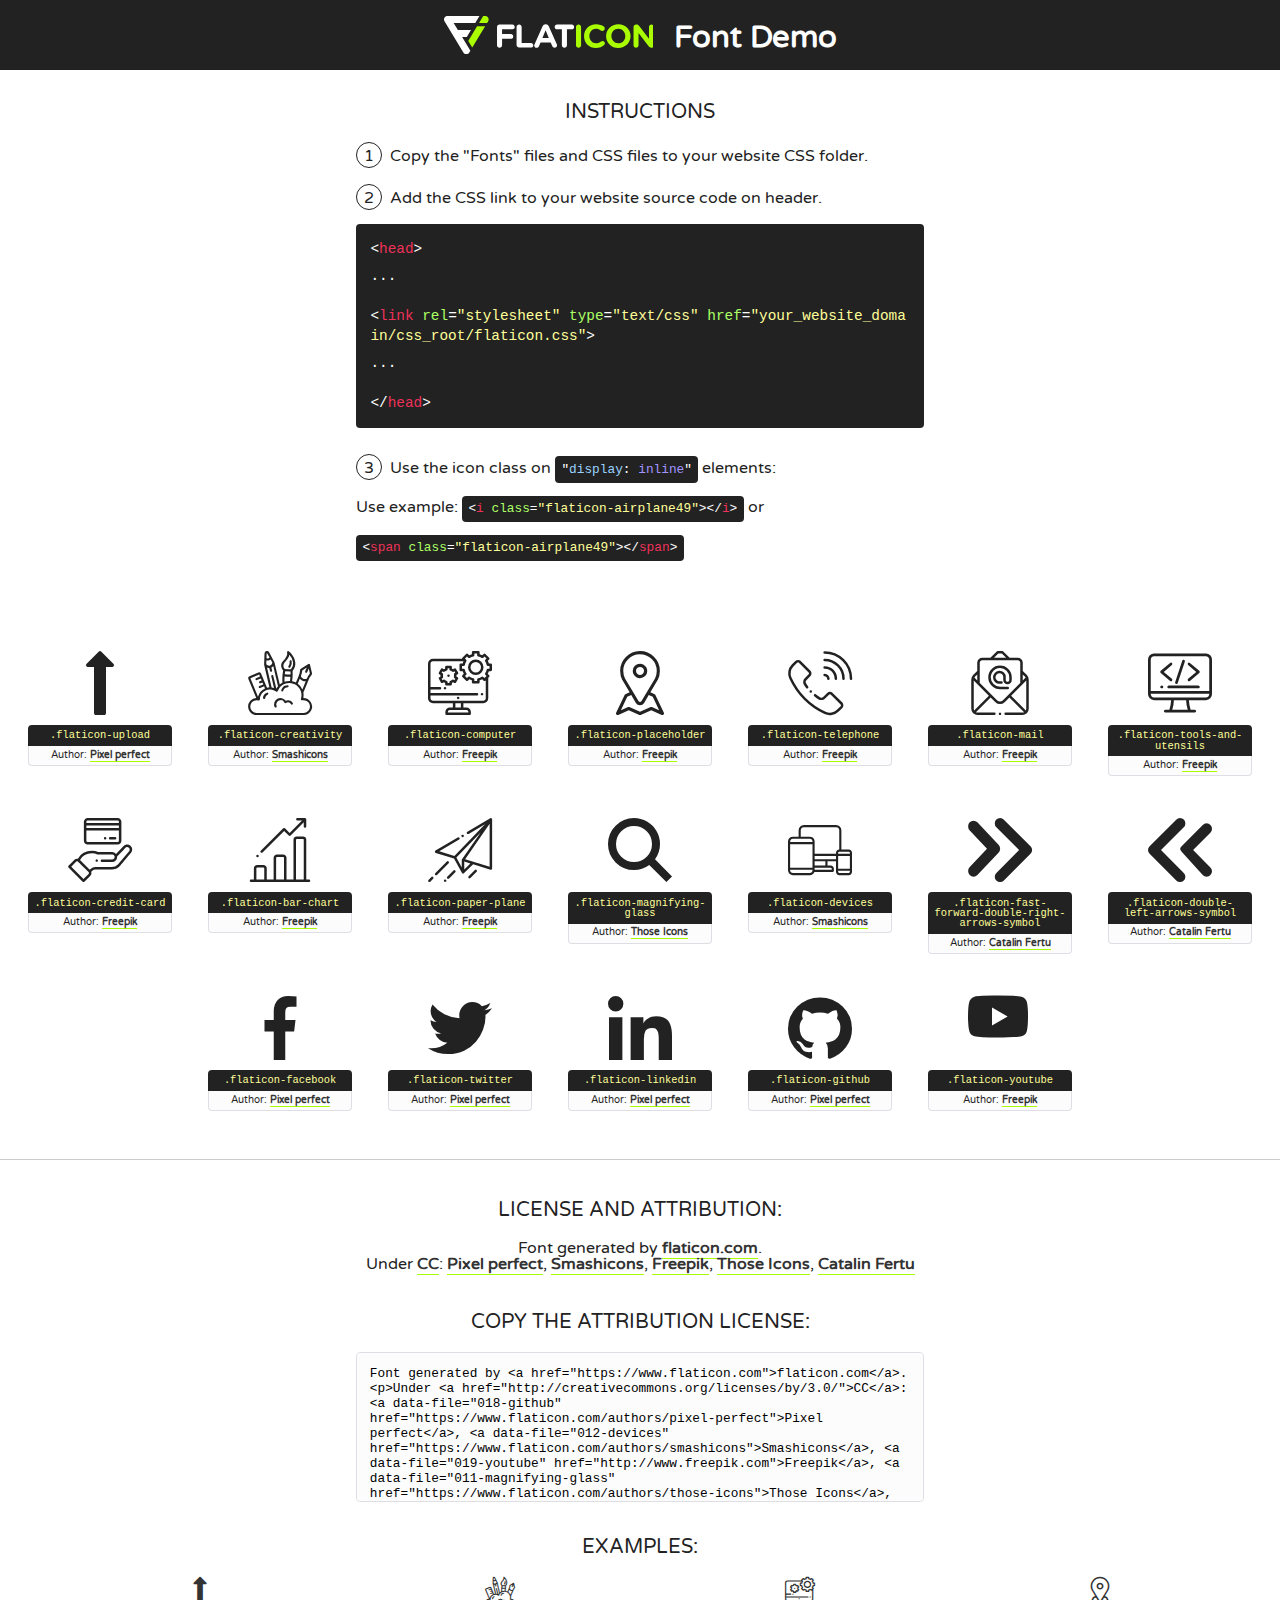
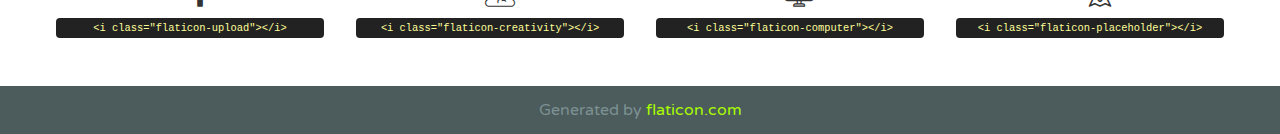
<file: assets/icon/flaticon/portfolio/flaticon.html>
<!DOCTYPE html>
<!--
  Flaticon icon font: Flaticon
  Creation date: 04/05/2020 04:29
-->
<html>
<!DOCTYPE html>
<html>

<head>
    <title>Flaticon WebFont</title>
    <link href="http://fonts.googleapis.com/css?family=Varela+Round" rel="stylesheet" type="text/css" />
    <link rel="stylesheet" type="text/css" href="flaticon.css">
    <meta charset="UTF-8">
    <style>
    html, body, div, span, applet, object, iframe,
    h1, h2, h3, h4, h5, h6, p, blockquote, pre,
    a, abbr, acronym, address, big, cite, code,
    del, dfn, em, img, ins, kbd, q, s, samp,
    small, strike, strong, sub, sup, tt, var,
    b, u, i, center,
    dl, dt, dd, ol, ul, li,
    fieldset, form, label, legend,
    table, caption, tbody, tfoot, thead, tr, th, td,
    article, aside, canvas, details, embed, 
    figure, figcaption, footer, header, hgroup, 
    menu, nav, output, ruby, section, summary,
    time, mark, audio, video {
        margin: 0;
        padding: 0;
        border: 0;
        font-size: 100%;
        font: inherit;
        vertical-align: baseline;
    }
    /* HTML5 display-role reset for older browsers */
    article, aside, details, figcaption, figure, 
    footer, header, hgroup, menu, nav, section {
        display: block;
    }
    body {
        line-height: 1;
    }
    ol, ul {
        list-style: none;
    }
    blockquote, q {
        quotes: none;
    }
    blockquote:before, blockquote:after,
    q:before, q:after {
        content: '';
        content: none;
    }
    table {
        border-collapse: collapse;
        border-spacing: 0;
    }
    body {
        font-family: 'Varela Round', Helvetica, Arial, sans-serif;
        font-size: 16px;
        color: #222;
    }
    a {
        color: #333;
        border-bottom: 1px solid #a9fd00;
        font-weight: bold;
        text-decoration: none;
    }
    * {
        -moz-box-sizing: border-box;
        -webkit-box-sizing: border-box;
        box-sizing: border-box;
        margin: 0;
        padding: 0;
    }
    [class^="flaticon-"]:before, [class*=" flaticon-"]:before, [class^="flaticon-"]:after, [class*=" flaticon-"]:after {
        font-family: Flaticon;
        font-size: 30px;
        font-style: normal;
        margin-left: 20px;
        color: #333;
    }
    .wrapper {
        max-width: 600px;
        margin: auto;
        padding: 0 1em;
    }
    .title {
        font-size: 1.25em;
        text-align: center;
        margin-bottom: 1em;
        text-transform: uppercase;
    }
    header {
        text-align: center;
        background-color: #222;
        color: #fff;
        padding: 1em;
    }
    header .logo {
        width: 210px;
        height: 38px;
        display: inline-block;
        vertical-align: middle;
        margin-right: 1em;
        border: none;
    }
    header strong {
        font-size: 1.95em;
        font-weight: bold;
        vertical-align: middle;
        margin-top: 5px;
        display: inline-block;
    }
    .demo {
        margin: 2em auto;
        line-height: 1.25em;
    }
    .demo ul li {
        margin-bottom: 1em;
    }
    .demo ul li .num {
        color: #222;
        border-radius: 20px;
        display: inline-block;
        width: 26px;
        padding: 3px;
        height: 26px;
        text-align: center;
        margin-right: 0.5em;
        border: 1px solid #222;
    }
    .demo ul li code {
        background-color: #222;
        border-radius: 4px;
        padding: 0.25em 0.5em;
        display: inline-block;
        color: #fff;
        font-family: Consolas,Monaco,Lucida Console,Liberation Mono,DejaVu Sans Mono,Bitstream Vera Sans Mono,Courier New, monospace;
        font-weight: lighter;
        margin-top: 1em;
        font-size: 0.8em;
        word-break: break-all;
    }
    .demo ul li code.big {
        padding: 1em;
        font-size: 0.9em;
    }
    .demo ul li code .red {
        color: #EF3159;
    }
    .demo ul li code .green {
        color: #ACFF65;
    }
    .demo ul li code .yellow {
        color: #FFFF99;
    }
    .demo ul li code .blue {
        color: #99D3FF;
    }
    .demo ul li code .purple {
        color: #A295FF;
    }
    .demo ul li code .dots {
        margin-top: 0.5em;
        display: block;
    }
    #glyphs {
        border-bottom: 1px solid #ccc;
        padding: 2em 0;
        text-align: center;
    }
    .glyph {
        display: inline-block;
        width: 9em;
        margin: 1em;
        text-align: center;
        vertical-align: top;
        background: #FFF;
    }
    .glyph .glyph-icon {
        padding: 10px;
        display: block;
        font-family:"Flaticon";
        font-size: 64px;
        line-height: 1;
    }
    .glyph .glyph-icon:before {
        font-size: 64px;
        color: #222;
        margin-left: 0;
    }
    .class-name {
        font-size: 0.65em;
        background-color: #222;
        color: #fff;
        border-radius: 4px 4px 0 0;
        padding: 0.5em;
        color: #FFFF99;
        font-family: Consolas,Monaco,Lucida Console,Liberation Mono,DejaVu Sans Mono,Bitstream Vera Sans Mono,Courier New, monospace;
    }
    .author-name {
        font-size: 0.6em;
        background-color: #fcfcfd;
        border: 1px solid #DEDEE4;
        border-top: 0;
        border-radius: 0 0 4px 4px;
        padding: 0.5em;
    }
    .class-name:last-child {
        font-size: 10px;
        color:#888;
    }
    .class-name:last-child a {
        font-size: 10px;
        color:#555;
    }
    .class-name:last-child a:hover {
        color:#a9fd00;
    }
    .glyph > input {
        display: block;
        width: 100px;
        margin: 5px auto;
        text-align: center;
        font-size: 12px;
        cursor: text;
    }
    .glyph > input.icon-input {
        font-family:"Flaticon";
        font-size: 16px;
        margin-bottom: 10px;
    }
    .attribution .title {
        margin-top: 2em;
    }
    .attribution textarea {
        background-color: #fcfcfd;
        padding: 1em;
        border: none;
        box-shadow: none;
        border: 1px solid #DEDEE4;
        border-radius: 4px;
        resize: none;
        width: 100%;
        height: 150px;
        font-size: 0.8em;
        font-family: Consolas,Monaco,Lucida Console,Liberation Mono,DejaVu Sans Mono,Bitstream Vera Sans Mono,Courier New, monospace;
        -webkit-appearance: none;
    }
    .iconsuse {
        margin: 2em auto;
        text-align: center;
        max-width: 1200px;
    }
    .iconsuse:after {
        content: '';
        display: table;
        clear: both;
    }
    .iconsuse .image {
        float: left;
        width: 25%;
        padding: 0 1em;
    }
    .iconsuse .image p {
        margin-bottom: 1em;
    }
    .iconsuse .image span {
        display: block;
        font-size: 0.65em;
        background-color: #222;
        color: #fff;
        border-radius: 4px;
        padding: 0.5em;
        color: #FFFF99;
        margin-top: 1em;
        font-family: Consolas,Monaco,Lucida Console,Liberation Mono,DejaVu Sans Mono,Bitstream Vera Sans Mono,Courier New, monospace;
    }
    #footer {
        text-align: center;
        background-color: #4C5B5C;
        color: #7c9192;
        padding: 1em;
    }
    #footer a {
        border: none;
        color: #a9fd00;
        font-weight: normal;
    }
    @media (max-width: 960px) {
        .iconsuse .image {
            width: 50%;
        }
    }
    @media (max-width: 560px) {
        .iconsuse .image {
            width: 100%;
        }
    }
    </style>
</head>

<body class="characters-off">

    <header>
        <a href="https://www.flaticon.com" target="_blank" class="logo">
            <svg version="1.1" xmlns="http://www.w3.org/2000/svg" xmlns:xlink="http://www.w3.org/1999/xlink" xmlns:a="http://ns.adobe.com/AdobeSVGViewerExtensions/3.0/" viewBox="0 0 560.875 102.036" enable-background="new 0 0 560.875 102.036" xml:space="preserve">
                <defs>
                </defs>
                <g>
                    <g class="letters">
                        <path fill="#ffffff" d="M141.596,29.675c0-3.777,2.985-6.767,6.764-6.767h34.438c3.426,0,6.15,2.728,6.15,6.15
                        c0,3.43-2.724,6.149-6.15,6.149h-27.674v13.091h23.719c3.429,0,6.151,2.724,6.151,6.15c0,3.43-2.723,6.149-6.151,6.149h-23.719
                        v17.574c0,3.773-2.986,6.761-6.764,6.761c-3.779,0-6.764-2.989-6.764-6.761V29.675z"></path>
                        <path fill="#ffffff" d="M193.844,29.149c0-3.781,2.985-6.767,6.764-6.767c3.776,0,6.763,2.985,6.763,6.767v42.957h25.039
                        c3.426,0,6.149,2.726,6.149,6.153c0,3.425-2.723,6.15-6.149,6.15h-31.802c-3.779,0-6.764-2.986-6.764-6.768V29.149z"></path>
                        <path fill="#ffffff" d="M241.891,75.71l21.438-48.407c1.492-3.341,4.215-5.357,7.906-5.357h0.792
                        c3.686,0,6.323,2.017,7.815,5.357l21.439,48.407c0.436,0.967,0.701,1.845,0.701,2.723c0,3.602-2.809,6.501-6.414,6.501
                        c-3.161,0-5.269-1.845-6.499-4.655l-4.132-9.661h-27.059l-4.301,10.102c-1.144,2.631-3.426,4.214-6.237,4.214
                        c-3.517,0-6.24-2.81-6.24-6.325C241.1,77.64,241.451,76.677,241.891,75.71z M279.932,58.666l-8.521-20.297l-8.526,20.297H279.932
                        z"></path>
                        <path fill="#ffffff" d="M314.864,35.387H301.86c-3.429,0-6.239-2.813-6.239-6.238c0-3.429,2.811-6.24,6.239-6.24h39.533
                        c3.426,0,6.237,2.811,6.237,6.24c0,3.425-2.811,6.238-6.237,6.238h-13.001v42.785c0,3.773-2.99,6.761-6.764,6.761
                        c-3.779,0-6.764-2.989-6.764-6.761V35.387z"></path>
                        <path fill="#A9FD00" d="M352.615,29.149c0-3.781,2.985-6.767,6.767-6.767c3.774,0,6.761,2.985,6.761,6.767v49.024
                        c0,3.773-2.987,6.761-6.761,6.761c-3.781,0-6.767-2.989-6.767-6.761V29.149z"></path>
                        <path fill="#A9FD00" d="M374.132,53.836v-0.179c0-17.481,13.178-31.801,32.065-31.801c9.22,0,15.459,2.458,20.557,6.238
                        c1.402,1.054,2.637,2.985,2.637,5.357c0,3.692-2.985,6.59-6.681,6.59c-1.845,0-3.071-0.702-4.044-1.319
                        c-3.776-2.813-7.729-4.393-12.562-4.393c-10.364,0-17.831,8.611-17.831,19.154v0.173c0,10.542,7.291,19.329,17.831,19.329
                        c5.715,0,9.492-1.756,13.359-4.834c1.049-0.874,2.458-1.491,4.039-1.491c3.429,0,6.325,2.813,6.325,6.236
                        c0,2.106-1.056,3.78-2.282,4.834c-5.539,4.834-12.036,7.733-21.878,7.733C387.572,85.464,374.132,71.493,374.132,53.836z"></path>
                        <path fill="#A9FD00" d="M433.009,53.836v-0.179c0-17.481,13.79-31.801,32.766-31.801c18.981,0,32.592,14.143,32.592,31.628v0.173
                        c0,17.483-13.785,31.807-32.769,31.807C446.625,85.464,433.009,71.32,433.009,53.836z M484.224,53.836v-0.179
                        c0-10.539-7.725-19.326-18.626-19.326c-10.893,0-18.449,8.611-18.449,19.154v0.173c0,10.542,7.73,19.329,18.626,19.329
                        C476.676,72.986,484.224,64.378,484.224,53.836z"></path>
                        <path fill="#A9FD00" d="M506.233,29.321c0-3.774,2.99-6.763,6.767-6.763h1.401c3.252,0,5.183,1.583,7.029,3.953l26.093,34.265
                        V29.059c0-3.692,2.99-6.677,6.681-6.677c3.683,0,6.671,2.985,6.671,6.677v48.934c0,3.78-2.987,6.765-6.764,6.765h-0.436
                        c-3.257,0-5.188-1.581-7.034-3.953l-27.056-35.492v32.944c0,3.687-2.985,6.676-6.678,6.676c-3.683,0-6.673-2.989-6.673-6.676
                        V29.321z"></path>
                    </g>
                    <g class="insignia">
                        <path fill="#ffffff" d="M48.372,56.137h12.517l11.156-18.537H37.186L25.688,18.539h57.825L94.668,0H9.271
                        C5.925,0,2.842,1.801,1.198,4.716c-1.644,2.907-1.593,6.482,0.134,9.343l50.38,83.501c1.678,2.781,4.689,4.476,7.938,4.476
                        c3.246,0,6.257-1.695,7.935-4.476l2.898-4.804L48.372,56.137z"></path>
                        <g class="i">
                            <path fill="#A9FD00" d="M93.575,18.539h0.031v0.004l21.652,0.004l2.705-4.488c1.727-2.861,1.778-6.436,0.133-9.343
                            C116.454,1.801,113.371,0,110.026,0h-5.294L93.575,18.539z"></path>
                            <polygon fill="#A9FD00" points="88.291,27.356 64.725,66.486 75.519,84.404 109.942,27.356"></polygon>
                        </g>
                    </g>
                </g>
            </svg>
        </a>
        <strong>Font Demo</strong>
    </header>


    <section class="demo wrapper">

        <p class="title">Instructions</p>

        <ul>
            <li>
                <span class="num">1</span>Copy the "Fonts" files and CSS files to your website CSS folder.
            </li>
            <li>
                <span class="num">2</span>Add the CSS link to your website source code on header.
                <code class="big">
                    &lt;<span class="red">head</span>&gt;
                    <br/><span class="dots">...</span>
                    <br/>&lt;<span class="red">link</span> <span class="green">rel</span>=<span class="yellow">"stylesheet"</span> <span class="green">type</span>=<span class="yellow">"text/css"</span> <span class="green">href</span>=<span class="yellow">"your_website_domain/css_root/flaticon.css"</span>&gt;
                    <br/><span class="dots">...</span>
                    <br/>&lt;/<span class="red">head</span>&gt;
                </code>
            </li>

            <li>
                <p>
                    <span class="num">3</span>Use the icon class on <code>"<span class="blue">display</span>:<span class="purple"> inline</span>"</code> elements:
                    <br />
                    Use example: <code>&lt;<span class="red">i</span> <span class="green">class</span>=<span class="yellow">&quot;flaticon-airplane49&quot;</span>&gt;&lt;/<span class="red">i</span>&gt;</code> or <code>&lt;<span class="red">span</span> <span class="green">class</span>=<span class="yellow">&quot;flaticon-airplane49&quot;</span>&gt;&lt;/<span class="red">span</span>&gt;</code>
            </li>
        </ul>

    </section>




   <section id="glyphs">          
    
      
        <div class="glyph"><div class="glyph-icon flaticon-upload"></div>
            <div class="class-name">.flaticon-upload</div>
            <div class="author-name">Author: <a data-file="001-upload" href="https://www.flaticon.com/authors/pixel-perfect">Pixel perfect</a> </div> 
        </div>        
        
        <div class="glyph"><div class="glyph-icon flaticon-creativity"></div>
            <div class="class-name">.flaticon-creativity</div>
            <div class="author-name">Author: <a data-file="002-creativity" href="https://www.flaticon.com/authors/smashicons">Smashicons</a> </div> 
        </div>        
        
        <div class="glyph"><div class="glyph-icon flaticon-computer"></div>
            <div class="class-name">.flaticon-computer</div>
            <div class="author-name">Author: <a data-file="003-computer" href="http://www.freepik.com">Freepik</a> </div> 
        </div>        
        
        <div class="glyph"><div class="glyph-icon flaticon-placeholder"></div>
            <div class="class-name">.flaticon-placeholder</div>
            <div class="author-name">Author: <a data-file="004-placeholder" href="http://www.freepik.com">Freepik</a> </div> 
        </div>        
        
        <div class="glyph"><div class="glyph-icon flaticon-telephone"></div>
            <div class="class-name">.flaticon-telephone</div>
            <div class="author-name">Author: <a data-file="005-telephone" href="http://www.freepik.com">Freepik</a> </div> 
        </div>        
        
        <div class="glyph"><div class="glyph-icon flaticon-mail"></div>
            <div class="class-name">.flaticon-mail</div>
            <div class="author-name">Author: <a data-file="006-mail" href="http://www.freepik.com">Freepik</a> </div> 
        </div>        
        
        <div class="glyph"><div class="glyph-icon flaticon-tools-and-utensils"></div>
            <div class="class-name">.flaticon-tools-and-utensils</div>
            <div class="author-name">Author: <a data-file="007-tools-and-utensils" href="http://www.freepik.com">Freepik</a> </div> 
        </div>        
        
        <div class="glyph"><div class="glyph-icon flaticon-credit-card"></div>
            <div class="class-name">.flaticon-credit-card</div>
            <div class="author-name">Author: <a data-file="008-credit-card" href="http://www.freepik.com">Freepik</a> </div> 
        </div>        
        
        <div class="glyph"><div class="glyph-icon flaticon-bar-chart"></div>
            <div class="class-name">.flaticon-bar-chart</div>
            <div class="author-name">Author: <a data-file="009-bar-chart" href="http://www.freepik.com">Freepik</a> </div> 
        </div>        
        
        <div class="glyph"><div class="glyph-icon flaticon-paper-plane"></div>
            <div class="class-name">.flaticon-paper-plane</div>
            <div class="author-name">Author: <a data-file="010-paper-plane" href="http://www.freepik.com">Freepik</a> </div> 
        </div>        
        
        <div class="glyph"><div class="glyph-icon flaticon-magnifying-glass"></div>
            <div class="class-name">.flaticon-magnifying-glass</div>
            <div class="author-name">Author: <a data-file="011-magnifying-glass" href="https://www.flaticon.com/authors/those-icons">Those Icons</a> </div> 
        </div>        
        
        <div class="glyph"><div class="glyph-icon flaticon-devices"></div>
            <div class="class-name">.flaticon-devices</div>
            <div class="author-name">Author: <a data-file="012-devices" href="https://www.flaticon.com/authors/smashicons">Smashicons</a> </div> 
        </div>        
        
        <div class="glyph"><div class="glyph-icon flaticon-fast-forward-double-right-arrows-symbol"></div>
            <div class="class-name">.flaticon-fast-forward-double-right-arrows-symbol</div>
            <div class="author-name">Author: <a data-file="013-fast-forward-double-right-arrows-symbol" href="https://www.flaticon.com/authors/catalin-fertu">Catalin Fertu</a> </div> 
        </div>        
        
        <div class="glyph"><div class="glyph-icon flaticon-double-left-arrows-symbol"></div>
            <div class="class-name">.flaticon-double-left-arrows-symbol</div>
            <div class="author-name">Author: <a data-file="014-double-left-arrows-symbol" href="https://www.flaticon.com/authors/catalin-fertu">Catalin Fertu</a> </div> 
        </div>        
        
        <div class="glyph"><div class="glyph-icon flaticon-facebook"></div>
            <div class="class-name">.flaticon-facebook</div>
            <div class="author-name">Author: <a data-file="015-facebook" href="https://www.flaticon.com/authors/pixel-perfect">Pixel perfect</a> </div> 
        </div>        
        
        <div class="glyph"><div class="glyph-icon flaticon-twitter"></div>
            <div class="class-name">.flaticon-twitter</div>
            <div class="author-name">Author: <a data-file="016-twitter" href="https://www.flaticon.com/authors/pixel-perfect">Pixel perfect</a> </div> 
        </div>        
        
        <div class="glyph"><div class="glyph-icon flaticon-linkedin"></div>
            <div class="class-name">.flaticon-linkedin</div>
            <div class="author-name">Author: <a data-file="017-linkedin" href="https://www.flaticon.com/authors/pixel-perfect">Pixel perfect</a> </div> 
        </div>        
        
        <div class="glyph"><div class="glyph-icon flaticon-github"></div>
            <div class="class-name">.flaticon-github</div>
            <div class="author-name">Author: <a data-file="018-github" href="https://www.flaticon.com/authors/pixel-perfect">Pixel perfect</a> </div> 
        </div>        
        
        <div class="glyph"><div class="glyph-icon flaticon-youtube"></div>
            <div class="class-name">.flaticon-youtube</div>
            <div class="author-name">Author: <a data-file="019-youtube" href="http://www.freepik.com">Freepik</a> </div> 
        </div>        
        

    </section>



    <section class="attribution wrapper"   style="text-align:center;">

      <div class="title">License and attribution:</div><div class="attrDiv">Font generated by <a href="https://www.flaticon.com">flaticon.com</a>. <div><p>Under <a href="http://creativecommons.org/licenses/by/3.0/">CC</a>: <a data-file="018-github" href="https://www.flaticon.com/authors/pixel-perfect">Pixel perfect</a>, <a data-file="012-devices" href="https://www.flaticon.com/authors/smashicons">Smashicons</a>, <a data-file="019-youtube" href="http://www.freepik.com">Freepik</a>, <a data-file="011-magnifying-glass" href="https://www.flaticon.com/authors/those-icons">Those Icons</a>, <a data-file="014-double-left-arrows-symbol" href="https://www.flaticon.com/authors/catalin-fertu">Catalin Fertu</a></p>  </div>
      </div>
      <div class="title">Copy the Attribution License:</div>

    <textarea onclick="this.focus();this.select();">Font generated by &lt;a href=&quot;https://www.flaticon.com&quot;&gt;flaticon.com&lt;/a&gt;. <p>Under <a href="http://creativecommons.org/licenses/by/3.0/">CC</a>: <a data-file="018-github" href="https://www.flaticon.com/authors/pixel-perfect">Pixel perfect</a>, <a data-file="012-devices" href="https://www.flaticon.com/authors/smashicons">Smashicons</a>, <a data-file="019-youtube" href="http://www.freepik.com">Freepik</a>, <a data-file="011-magnifying-glass" href="https://www.flaticon.com/authors/those-icons">Those Icons</a>, <a data-file="014-double-left-arrows-symbol" href="https://www.flaticon.com/authors/catalin-fertu">Catalin Fertu</a></p>  
     </textarea>

    </section>

    <section class="iconsuse">

          <div class="title">Examples:</div>            
             
            <div class="image">
                <p>
                    <i class="glyph-icon flaticon-upload"></i> 
                    <span>&lt;i class=&quot;flaticon-upload&quot;&gt;&lt;/i&gt;</span>
                </p>
            </div>
            
            <div class="image">
                <p>
                    <i class="glyph-icon flaticon-creativity"></i> 
                    <span>&lt;i class=&quot;flaticon-creativity&quot;&gt;&lt;/i&gt;</span>
                </p>
            </div>
            
            <div class="image">
                <p>
                    <i class="glyph-icon flaticon-computer"></i> 
                    <span>&lt;i class=&quot;flaticon-computer&quot;&gt;&lt;/i&gt;</span>
                </p>
            </div>
            
            <div class="image">
                <p>
                    <i class="glyph-icon flaticon-placeholder"></i> 
                    <span>&lt;i class=&quot;flaticon-placeholder&quot;&gt;&lt;/i&gt;</span>
                </p>
            </div>
                       
        </div>
                            
    </section>

<div id="footer">
    <div>Generated by <a href="https://www.flaticon.com">flaticon.com</a>
    </div>
</div>



</body>
</html>
</file>
<file: assets/icon/flaticon/index/flaticon.css>
/*
  	Flaticon icon font: Flaticon
  	Creation date: 11/05/2020 03:42
  	*/

@font-face {
  font-family: "Flaticon";
  src: url("./Flaticon.eot");
  src: url("./Flaticon.eot?#iefix") format("embedded-opentype"),
       url("./Flaticon.woff2") format("woff2"),
       url("./Flaticon.woff") format("woff"),
       url("./Flaticon.ttf") format("truetype"),
       url("./Flaticon.svg#Flaticon") format("svg");
  font-weight: normal;
  font-style: normal;
}

@media screen and (-webkit-min-device-pixel-ratio:0) {
  @font-face {
    font-family: "Flaticon";
    src: url("./Flaticon.svg#Flaticon") format("svg");
  }
}

[class^="flaticon-"]:before, [class*=" flaticon-"]:before,
[class^="flaticon-"]:after, [class*=" flaticon-"]:after {   
  font-family: Flaticon;
  font-style: normal;
}

.flaticon-calendar:before { content: "\f100"; }
.flaticon-graphic:before { content: "\f101"; }
.flaticon-time:before { content: "\f102"; }
.flaticon-plane:before { content: "\f103"; }
.flaticon-search:before { content: "\f104"; }
.flaticon-pin:before { content: "\f105"; }
.flaticon-telephone:before { content: "\f106"; }
.flaticon-mail:before { content: "\f107"; }
.flaticon-tools-and-utensils:before { content: "\f108"; }
.flaticon-responsive-design:before { content: "\f109"; }
.flaticon-programmer:before { content: "\f10a"; }
.flaticon-negotiation:before { content: "\f10b"; }
.flaticon-handshake:before { content: "\f10c"; }
.flaticon-download:before { content: "\f10d"; }
.flaticon-favorites:before { content: "\f10e"; }
.flaticon-share:before { content: "\f10f"; }
.flaticon-left-arrow:before { content: "\f110"; }
.flaticon-right-arrow:before { content: "\f111"; }
.flaticon-play:before { content: "\f112"; }
.flaticon-upload:before { content: "\f113"; }
.flaticon-deadline:before { content: "\f114"; }
.flaticon-project-management:before { content: "\f115"; }
.flaticon-chat:before { content: "\f116"; }
.flaticon-computer:before { content: "\f117"; }
.flaticon-computer-1:before { content: "\f118"; }
.flaticon-shopping-cart:before { content: "\f119"; }
.flaticon-wordpress:before { content: "\f11a"; }
.flaticon-online-ads:before { content: "\f11b"; }
.flaticon-human-resources:before { content: "\f11c"; }
.flaticon-testimonial:before { content: "\f11d"; }
.flaticon-rating:before { content: "\f11e"; }
.flaticon-award:before { content: "\f11f"; }
.flaticon-graduation-cap:before { content: "\f120"; }
.flaticon-medal:before { content: "\f121"; }
</file>
<file: assets/source/sass/light-theme.css>
/*========================================
Author Name:   Mironitem
Template Type: Personal Portfolio
Email:         mironbonny1994@gmail.com
Facebook:      https://www.facebook.com/mironcoder/
Linkedin:      https://www.linkedin.com/in/mironcoder/
Brand Color:   #fe6347, #48455a
Icon:          Flat Icon, Font Awesome
Text font:     Poppins
Version:       v1.0.01
-----------------------------

Thanks for purchasing the template. I hope the templete will come in handy. If you want to develop this template then you can contact me, I will develop you at a very reasonable price. In addition, I am available for any kind of support.

By the way,
Dont't forgot your feedback or ratings.

-----------------------------
## TABLE OF COMPONENT STYLE
-----------------------------
01. GEAR BUTTON
02. BACK2TOP BUTTON
03. ALL FORM
04. ALL BUTTON
05. DROPDOWN MENU
06. ALL ICON
07. SLIDER ARROW
08. BREADCRUMB
09. SELECT OPTION
10. PAGINATION
11. NAV TABS
12. STAR RATING

-----------------------------
## TABLE OF ELEMENT STYLE
-----------------------------
01. SECTION HEADING
02. RESUME CARD
03. REFERENCE
04. SERVICE CARD
05. PORTFOLIO CARD
06. SKILLS CARD
07. COUNTER CARD
08. PRICING CARD
09. TESTIMONIAL CARD
10. BLOG CARD
11. FEATURE CARD

-----------------------------
## TABLE OF LAYOUT STYLE
-----------------------------
01. NAVBAR
02. CONTACT
03. FOOTER 
04. INNER BANNER

=========================================*/
@import url("https://fonts.googleapis.com/css2?family=Poppins:wght@200;300;400;500;600;700;800;900&display=swap");
/*=====================================
            ALL COMMON STYLE
======================================*/
* {
  margin: 0px;
  padding: 0px;
  outline: 0px;
}

img {
  vertical-align: middle;
}

a {
  text-decoration: none;
  display: inline-block;
}

a:hover {
  text-decoration: none;
}

ul,
ol {
  list-style: none;
}

h1,
h2,
h3,
h4,
h5,
h6,
p,
ul,
li,
span,
label {
  margin-bottom: 0px;
}

html,
body {
  scroll-behavior: smooth;
}

body {
  color: #777777;
  font-size: 16px;
  font-weight: 400;
  font-family: "Poppins", sans-serif;
  line-height: 28px;
}

h1, h2, h3, h4, h5, h6 {
  color: #48455a;
  font-weight: 700;
}

h1 {
  font-size: 35px;
  line-height: 48px;
}

h2 {
  font-size: 35px;
  line-height: 45px;
}

h3 {
  font-size: 32px;
  line-height: 42px;
}

h4 {
  font-size: 22px;
  line-height: 32px;
}

h5 {
  font-size: 18px;
}

h6 {
  font-size: 16px;
}

input::-webkit-input-placeholder,
textarea::-webkit-input-placeholder {
  color: #777777;
  font-size: 15px;
  letter-spacing: 0.3px;
}

input:-ms-input-placeholder,
textarea:-ms-input-placeholder {
  color: #777777;
  font-size: 15px;
  letter-spacing: 0.3px;
}

input::-ms-input-placeholder,
textarea::-ms-input-placeholder {
  color: #777777;
  font-size: 15px;
  letter-spacing: 0.3px;
}

input::placeholder,
textarea::placeholder {
  color: #777777;
  font-size: 15px;
  letter-spacing: 0.3px;
}

button:focus {
  outline: none;
}

/*=====================================
        GEAR BUTTON PART STYLE
======================================*/
.gear-btn {
  position: fixed;
  top: 30%;
  right: 0px;
  width: 40px;
  height: 40px;
  line-height: 38px;
  text-align: center;
  background: #ffffff;
  border-radius: 30px 0px 0px 30px;
  -webkit-box-shadow: -3px 0px 8px 0px rgba(0, 0, 0, 0.3);
          box-shadow: -3px 0px 8px 0px rgba(0, 0, 0, 0.3);
  z-index: 2;
}

.gear-btn img {
  width: 20px;
  border-radius: 50%;
}

/*=====================================
        BACK2TOP BUTTON PART STYLE
======================================*/
.back2top-btn {
  position: fixed;
  right: 20px;
  bottom: 20px;
  z-index: 2;
  display: none;
}

.back2top-btn i {
  width: 48px;
  height: 48px;
  font-size: 16px;
  color: #ffffff;
  line-height: 48px;
  text-align: center;
  border-radius: 50%;
  background: -webkit-gradient(linear, left top, left bottom, from(#fe6347), to(#ee563b));
  background: linear-gradient(#fe6347, #ee563b);
  -webkit-box-shadow: 0px 0px 15px 3px rgba(254, 99, 71, 0.5);
          box-shadow: 0px 0px 15px 3px rgba(254, 99, 71, 0.5);
  -webkit-animation: mahmud 2s infinite;
          animation: mahmud 2s infinite;
  transition: all linear .3s;
  -webkit-transition: all linear .3s;
  -moz-transition: all linear .3s;
  -ms-transition: all linear .3s;
  -o-transition: all linear .3s;
}

@-webkit-keyframes mahmud {
  0% {
    margin-bottom: 0px;
  }
  50% {
    margin-bottom: 15px;
  }
}

@keyframes mahmud {
  0% {
    margin-bottom: 0px;
  }
  50% {
    margin-bottom: 15px;
  }
}

@media (max-width: 575px) {
  .back2top-btn i {
    width: 42px;
    height: 42px;
    line-height: 42px;
    font-size: 14px;
  }
}

/*=====================================
         FORM ROUND GRID STYLE
======================================*/
.form-round-grid {
  display: -webkit-box;
  display: -ms-flexbox;
  display: flex;
  -webkit-box-align: center;
      -ms-flex-align: center;
          align-items: center;
  -webkit-box-pack: center;
      -ms-flex-pack: center;
          justify-content: center;
  -webkit-box-pack: justify;
      -ms-flex-pack: justify;
          justify-content: space-between;
  background: #ffffff;
  border-radius: 30px;
  padding: 6px;
  -webkit-box-shadow: 0px 10px 30px 0px rgba(0, 0, 0, 0.08);
          box-shadow: 0px 10px 30px 0px rgba(0, 0, 0, 0.08);
}

.form-round-grid input {
  width: 293px;
  height: 45px;
  border: none;
  background: transparent;
  padding: 0px 20px;
}

.form-round-grid .btn {
  padding: 0px;
}

.form-round-grid .btn i {
  margin: 0px;
  width: 45px;
  height: 45px;
  line-height: 45px;
  text-align: center;
  border-radius: 50%;
}

.form-round-grid .btn-inline:hover {
  -webkit-transform: translateY(0px);
          transform: translateY(0px);
}

@media (max-width: 1199px) {
  .form-round-grid input {
    width: 83%;
  }
}

/*=====================================
            NAVBAR SEARCH STYLE
======================================*/
.navbar-src {
  height: 50px;
  padding: 10px;
  border-radius: 40px;
  background: #48455a;
  margin-left: 15px;
}

.navbar-src:focus-within input {
  width: 200px;
  padding-left: 15px;
}

.navbar-src:focus-within a {
  font-size: 12px;
  color: #ffffff;
  background: #fe6347;
}

.navbar-src input {
  border: none;
  background: none;
  width: 0px;
  float: left;
  color: #ffffff;
  font-size: 15px;
  line-height: 30px;
  transition: all linear .3s;
  -webkit-transition: all linear .3s;
  -moz-transition: all linear .3s;
  -ms-transition: all linear .3s;
  -o-transition: all linear .3s;
}

.navbar-src input::-webkit-input-placeholder {
  color: #e7e7e7;
}

.navbar-src input:-ms-input-placeholder {
  color: #e7e7e7;
}

.navbar-src input::-ms-input-placeholder {
  color: #e7e7e7;
}

.navbar-src input::placeholder {
  color: #e7e7e7;
}

.navbar-src a {
  border: none;
  float: right;
  width: 30px;
  height: 30px;
  line-height: 30px;
  text-align: center;
  border-radius: 50%;
  color: #fe6347;
  background: transparent;
  transition: all linear .3s;
  -webkit-transition: all linear .3s;
  -moz-transition: all linear .3s;
  -ms-transition: all linear .3s;
  -o-transition: all linear .3s;
}

.navbar-src a:hover {
  color: #fff;
}

/*=====================================
            CONTACT FORM STYLE
======================================*/
.input-grid {
  display: -webkit-box;
  display: -ms-flexbox;
  display: flex;
  -webkit-box-align: center;
      -ms-flex-align: center;
          align-items: center;
  -webkit-box-pack: center;
      -ms-flex-pack: center;
          justify-content: center;
}

.input-grid input {
  width: 297px;
  margin: 10px;
  border: none;
  outline: none;
  height: 50px;
  padding: 0px 20px;
  border-radius: 30px;
  color: #48455a;
  background: #e7e7e7;
  border: 1px solid transparent;
  transition: all linear .3s;
  -webkit-transition: all linear .3s;
  -moz-transition: all linear .3s;
  -ms-transition: all linear .3s;
  -o-transition: all linear .3s;
}

.input-grid input:focus-within {
  background: #fff3f3;
  border: 1px solid #fe6347;
}

.input-grid textarea {
  border: none;
  outline: none;
  resize: none;
  padding: 20px;
  margin: 10px;
  border-radius: 30px;
  height: 200px;
  width: 100%;
  border: 1px solid transparent;
  color: #48455a;
  background: #e7e7e7;
  transition: all linear .3s;
  -webkit-transition: all linear .3s;
  -moz-transition: all linear .3s;
  -ms-transition: all linear .3s;
  -o-transition: all linear .3s;
}

.input-grid textarea:focus-within {
  background: #fff3f3;
  border: 1px solid #fe6347;
}

::-webkit-file-upload-button {
  border: none;
  outline: none;
  background: transparent;
  text-transform: capitalize;
  margin-top: 9px;
  cursor: pointer;
  color: #777777;
  font-size: 15px;
  letter-spacing: 0.3px;
}

.input-btn .btn {
  margin: 30px 0px 0px 10px;
}

@media (max-width: 767px) {
  .input-grid input {
    width: 100%;
  }
}

@media (max-width: 991px) {
  .contact-form {
    text-align: center;
    margin-bottom: 50px;
  }
  .input-grid {
    -webkit-box-orient: vertical;
    -webkit-box-direction: normal;
        -ms-flex-direction: column;
            flex-direction: column;
  }
  .input-btn .btn {
    margin: 30px 0px 0px;
  }
}

@media (min-width: 992px) and (max-width: 1199px) {
  .input-grid input {
    width: 245px;
  }
}

/*=====================================
      INNER PORTFOLIO SEARCH STYLE
======================================*/
.port-src {
  text-align: center;
  margin-bottom: 35px;
}

.port-form {
  padding: 7px;
  border-radius: 30px;
  display: -webkit-box;
  display: -ms-flexbox;
  display: flex;
  -webkit-box-align: center;
      -ms-flex-align: center;
          align-items: center;
  -webkit-box-pack: center;
      -ms-flex-pack: center;
          justify-content: center;
  background: #ffffff;
  display: inline-block;
  -webkit-box-shadow: 0px 15px 30px 0px rgba(0, 0, 0, 0.2);
          box-shadow: 0px 15px 30px 0px rgba(0, 0, 0, 0.2);
}

.port-form input {
  border: none;
  width: 320px;
  height: 50px;
  padding: 0px 20px;
  background: transparent;
}

.port-form .btn-inline:hover {
  -webkit-transform: translateY(0px);
          transform: translateY(0px);
}

@media (max-width: 575px) {
  .port-form {
    display: -webkit-box;
    display: -ms-flexbox;
    display: flex;
    -webkit-box-align: center;
        -ms-flex-align: center;
            align-items: center;
    -webkit-box-orient: vertical;
    -webkit-box-direction: normal;
        -ms-flex-direction: column;
            flex-direction: column;
    border-radius: 15px;
    padding: 15px 10px;
  }
  .port-form input {
    width: 100%;
    border-bottom: 1px solid #e8e8e8;
  }
  .port-form .custom-select {
    width: 100%;
    height: 45px;
    border-left: none;
    margin-bottom: 15px;
    border-bottom: 1px solid #e8e8e8;
  }
}

@media (min-width: 576px) and (max-width: 767px) {
  .port-form input {
    width: 215px;
  }
}

/*=====================================
            FORM BLOCK STYLE
======================================*/
.form-block input {
  width: 100%;
  margin: 10px;
  border: none;
  outline: none;
  height: 50px;
  padding: 0px 20px;
  border-radius: 30px;
  color: #48455a;
  background: #e7e7e7;
  border: 1px solid transparent;
  transition: all linear .3s;
  -webkit-transition: all linear .3s;
  -moz-transition: all linear .3s;
  -ms-transition: all linear .3s;
  -o-transition: all linear .3s;
}

.form-block input:focus-within {
  background: #fff3f3;
  border: 1px solid #fe6347;
}

.form-block textarea {
  border: none;
  outline: none;
  resize: none;
  padding: 20px;
  margin: 10px;
  border-radius: 30px;
  height: 200px;
  width: 100%;
  border: 1px solid transparent;
  color: #48455a;
  background: #e7e7e7;
  transition: all linear .3s;
  -webkit-transition: all linear .3s;
  -moz-transition: all linear .3s;
  -ms-transition: all linear .3s;
  -o-transition: all linear .3s;
}

.form-block textarea:focus-within {
  background: #fff3f3;
  border: 1px solid #fe6347;
}

.form-block .btn {
  width: 100%;
  margin: 10px;
}

/*=====================================
            ALL BUTTON STYLE
======================================*/
.btn {
  border: none;
  font-size: 14px;
  font-weight: 500;
  padding: 16px 35px;
  border-radius: 50px;
  text-transform: uppercase;
  text-shadow: 2px 3px 8px rgba(0, 0, 0, 0.1);
  -webkit-box-shadow: 0px 8px 25px 0px rgba(72, 69, 90, 0.1);
          box-shadow: 0px 8px 25px 0px rgba(72, 69, 90, 0.1);
  transition: all linear .3s;
  -webkit-transition: all linear .3s;
  -moz-transition: all linear .3s;
  -ms-transition: all linear .3s;
  -o-transition: all linear .3s;
}

.btn:focus {
  -webkit-box-shadow: none !important;
          box-shadow: none !important;
}

.btn i {
  margin-right: 8px;
  margin-top: -1px;
}

.duel-btn .btn {
  margin-right: 15px;
}

.duel-btn .btn:nth-child(1) {
  background: #48455a;
}

.duel-btn .btn:nth-child(2):hover {
  background: #fe6347;
}

.btn-inline {
  color: #ffffff;
  background: #fe6347;
}

.btn-inline:hover {
  color: #ffffff;
  background: #48455a;
  -webkit-transform: translateY(-3px);
          transform: translateY(-3px);
  -webkit-box-shadow: 0px 25px 60px 0px rgba(0, 0, 0, 0.1);
          box-shadow: 0px 25px 60px 0px rgba(0, 0, 0, 0.1);
}

.btn-outline {
  color: #fe6347;
  background: #ffffff;
  border: 1px solid #fe6347;
}

.btn-outline:hover {
  color: #ffffff;
  background: #fe6347;
}

.btn-light {
  color: #555555;
  background: #e7e7e7;
}

.btn-light:hover {
  background: #dfdfdf;
}

@media (max-width: 450px) {
  .duel-btn {
    width: 210px;
    margin: 0 auto;
    text-align: center;
  }
  .duel-btn .btn {
    margin: 8px 0px;
  }
}

@media (min-width: 451px) and (max-width: 575px) {
  .duel-btn .btn {
    margin: 0px 8px;
  }
}

/*=====================================
            DROPDOWN MENU STYLE
======================================*/
.navbar-dropdown {
  position: relative;
}

.navbar-dropdown:hover .dropdown-list {
  visibility: visible;
  opacity: 1;
  top: 98px;
}

.dropdown-indicator {
  display: -webkit-box;
  display: -ms-flexbox;
  display: flex;
  -webkit-box-align: center;
      -ms-flex-align: center;
          align-items: center;
  -webkit-box-pack: center;
      -ms-flex-pack: center;
          justify-content: center;
  -webkit-box-pack: start;
      -ms-flex-pack: start;
          justify-content: flex-start;
}

.dropdown-indicator span {
  margin-right: 5px;
}

.dropdown-indicator i {
  font-size: 10px;
}

.dropdown-list {
  position: absolute;
  top: 130px;
  left: 0px;
  z-index: 1;
  width: 240px;
  opacity: 0;
  overflow: hidden;
  visibility: hidden;
  border-radius: 3px;
  background: #ffffff;
  border-top: 2px solid #fe6347;
  -webkit-box-shadow: 0px 15px 35px 0px rgba(0, 0, 0, 0.1);
          box-shadow: 0px 15px 35px 0px rgba(0, 0, 0, 0.1);
  transition: all linear .3s;
  -webkit-transition: all linear .3s;
  -moz-transition: all linear .3s;
  -ms-transition: all linear .3s;
  -o-transition: all linear .3s;
}

.dropdown-list li {
  border-bottom: 1px solid #e8e8e8;
}

.dropdown-list li:last-child {
  border-bottom: none;
}

.dropdown-link {
  width: 100%;
  font-size: 14px;
  font-weight: 500;
  padding: 12px 25px;
  color: #777777;
  text-transform: capitalize;
  transition: all linear .3s;
  -webkit-transition: all linear .3s;
  -moz-transition: all linear .3s;
  -ms-transition: all linear .3s;
  -o-transition: all linear .3s;
}

.dropdown-link:hover {
  color: #ffffff;
  background: #fe6347;
}

.dropdown-toggle::after {
  margin-left: 2px;
}

@media (max-width: 1270px) {
  .navbar-dropdown {
    position: inherit;
  }
  .dropdown-indicator {
    -webkit-box-pack: justify;
        -ms-flex-pack: justify;
            justify-content: space-between;
  }
  .dropdown-indicator i {
    transition: all linear .3s;
    -webkit-transition: all linear .3s;
    -moz-transition: all linear .3s;
    -ms-transition: all linear .3s;
    -o-transition: all linear .3s;
  }
  .dropdown-indicator.active i {
    -webkit-transform: rotate(45deg);
            transform: rotate(45deg);
  }
  .dropdown-list {
    position: inherit;
    visibility: visible;
    opacity: 1;
    width: 100%;
    display: none;
  }
}

/*=====================================
            ALL ICON STYLE
======================================*/
.icon {
  width: 48px;
  height: 48px;
  line-height: 48px;
  text-align: center;
  border-radius: 50%;
  font-size: 16px;
  text-shadow: 2px 3px 8px rgba(0, 0, 0, 0.1);
  -webkit-box-shadow: 0px 15px 30px 0px rgba(0, 0, 0, 0.25);
          box-shadow: 0px 15px 30px 0px rgba(0, 0, 0, 0.25);
  transition: all linear .3s;
  -webkit-transition: all linear .3s;
  -moz-transition: all linear .3s;
  -ms-transition: all linear .3s;
  -o-transition: all linear .3s;
}

.icon-inline {
  color: #ffffff;
  background: #fe6347;
}

.icon-inline:hover {
  color: #ffffff;
  background: #48455a;
  -webkit-transform: translateY(-3px);
          transform: translateY(-3px);
  -webkit-box-shadow: 0px 5px 15px 0px rgba(72, 69, 90, 0.3);
          box-shadow: 0px 5px 15px 0px rgba(72, 69, 90, 0.3);
}

.icon-outline {
  color: #555555;
  background: #ffffff;
  border: 1px solid #e8e8e8;
}

.icon-outline:hover {
  color: #ffffff;
  background: #fe6347;
}

.icon-light {
  color: #555555;
  background: #e7e7e7;
}

.icon-light:hover {
  background: #dfdfdf;
}

@media (max-width: 400px) {
  .icon {
    width: 40px;
    height: 40px;
    line-height: 40px;
    font-size: 14px;
  }
}

@media (min-width: 401px) and (max-width: 991px) {
  .icon {
    width: 45px;
    height: 45px;
    line-height: 45px;
    font-size: 16px;
  }
}

/*=====================================
            SLIDER ARROW STYLE
======================================*/
.dandik,
.bamdik {
  position: absolute;
  -webkit-transform: translateY(-50%);
          transform: translateY(-50%);
  font-size: 16px;
  width: 48px;
  height: 48px;
  line-height: 48px;
  text-align: center;
  border-radius: 50%;
  color: #ffffff;
  background: #fe6347;
  text-shadow: 2px 3px 8px rgba(0, 0, 0, 0.1);
  -webkit-box-shadow: 0px 0px 25px 0px rgba(0, 0, 0, 0.15);
          box-shadow: 0px 0px 25px 0px rgba(0, 0, 0, 0.15);
  cursor: pointer;
  z-index: 1;
  transition: all linear .3s;
  -webkit-transition: all linear .3s;
  -moz-transition: all linear .3s;
  -ms-transition: all linear .3s;
  -o-transition: all linear .3s;
}

.dandik:hover,
.bamdik:hover {
  color: #ffffff;
  background: #48455a;
}

.dandik {
  top: 50%;
  right: -15px;
}

.bamdik {
  top: 50%;
  left: -15px;
}

@media (min-width: 576px) and (max-width: 1199px) {
  .dandik {
    right: 0px;
  }
  .bamdik {
    left: 0px;
  }
}

/*=====================================
         BREADCRUMB PART STYLE
======================================*/
.breadcrumb {
  -webkit-box-align: center;
      -ms-flex-align: center;
          align-items: center;
  -webkit-box-pack: center;
      -ms-flex-pack: center;
          justify-content: center;
  padding: 0px;
  margin-bottom: 0px;
  background: none;
  border-radius: 0px;
}

.breadcrumb-item {
  text-transform: capitalize;
}

.breadcrumb-item a {
  color: #ffffff;
  text-transform: capitalize;
}

.breadcrumb-item a:hover {
  text-decoration: underline;
}

.breadcrumb-item.active {
  color: #dddddd;
}

.breadcrumb-item + .breadcrumb-item::before {
  color: #ffffff;
}

/*=====================================
            SELECT OPTION STYLE
======================================*/
.custom-select {
  border-radius: 0px;
  border: none;
  width: 120px;
  font-size: 14px;
  border-left: 1px solid #e8e8e8;
  cursor: pointer;
}

.custom-select:focus {
  -webkit-box-shadow: none;
          box-shadow: none;
}

/*=====================================
         PAGINATION PART STYLE
======================================*/
.pagination {
  -webkit-box-align: center;
      -ms-flex-align: center;
          align-items: center;
  -webkit-box-pack: center;
      -ms-flex-pack: center;
          justify-content: center;
}

.page-item {
  margin: 0px 6px;
}

.page-item:first-child .page-link, .page-item:last-child .page-link {
  border-radius: 50%;
}

.page-item .active {
  color: #ffffff;
  background: #fe6347;
}

.page-link {
  width: 40px;
  height: 40px;
  line-height: 40px;
  text-align: center;
  border-radius: 50%;
  border: none;
  padding: 0px;
  color: #777777;
  background: #ffeded;
}

.page-link:hover {
  color: #ffffff;
  background: #fe6347;
}

.page-link:focus {
  -webkit-box-shadow: none;
          box-shadow: none;
}

/*=====================================
          NAV-TABS BUTTON STYLE
======================================*/
.nav {
  -ms-flex-wrap: nowrap;
      flex-wrap: nowrap;
  -webkit-box-align: center;
      -ms-flex-align: center;
          align-items: center;
  -webkit-box-pack: center;
      -ms-flex-pack: center;
          justify-content: center;
}

.nav-tabs li {
  width: 100%;
}

.nav-tabs li .nav-link {
  width: 100%;
  border: none;
  padding: 16px 0px;
  border-radius: 5px;
  text-align: center;
  font-size: 14px;
  font-weight: 500;
  text-transform: uppercase;
  letter-spacing: 0.5px;
  color: #48455a;
  border-bottom: 3px solid transparent;
  text-shadow: 2px 3px 8px rgba(0, 0, 0, 0.1);
}

.nav-tabs li .nav-link:hover {
  border-color: transparent;
}

.nav-tabs li .active {
  color: #fe6347 !important;
  background: #ffeded !important;
  border-color: #fe6347 !important;
}

.tab-pane {
  padding: 50px 50px 0px;
  display: none;
}

.tab-pane.active {
  display: block;
}

@media (max-width: 575px) {
  .nav-tabs li .nav-link {
    font-size: 12px;
    padding: 10px 0px;
  }
  .tab-pane {
    padding: 30px 0px;
  }
}

/*=====================================
            STAR RATING STYLE
======================================*/
.star-rating {
  direction: rtl;
  margin: 0px 0px 25px 15px;
}

.star-rating input {
  display: none;
}

.star-rating input:checked ~ label::after {
  opacity: 1;
}

.star-rating label {
  display: inline-block;
  position: relative;
  cursor: pointer;
  margin-right: 15px;
}

.star-rating label:hover::after {
  opacity: 1;
}

.star-rating label:hover:hover ~ label::after {
  opacity: 1;
}

.star-rating label::before {
  content: "\f005";
  font-family: 'Font Awesome 5 Free';
  font-weight: 900;
  font-size: 35px;
  display: block;
  color: #dfdfdf;
}

.star-rating label::after {
  content: "\f005";
  font-family: 'Font Awesome 5 Free';
  font-weight: 900;
  font-size: 35px;
  position: absolute;
  display: block;
  top: 0px;
  left: 0px;
  color: #ffcc23;
  opacity: 0;
}

/*=====================================
          SECTION HEADING STYLE
======================================*/
.section-heading {
  text-align: center;
  margin-bottom: 48px;
}

.section-heading p {
  font-size: 18px;
  font-weight: 600;
  letter-spacing: 3px;
  color: #48455a;
  text-transform: uppercase;
  margin-bottom: 18px;
}

.section-heading p span {
  color: #fe6347;
}

.section-heading h2 {
  margin: 0 auto;
  text-align: center;
}

@media (max-width: 767px) {
  .section-heading {
    margin-bottom: 25px;
  }
  .section-heading p {
    font-size: 16px;
  }
  .section-heading h2 {
    font-size: 24px;
    line-height: 32px;
  }
}

/*=====================================
          RESUME CARD STYLE
======================================*/
.resume-card {
  width: 100%;
  border-radius: 8px;
  background: #ffffff;
  padding: 50px 0px 45px;
  margin-bottom: 30px;
  overflow: hidden;
  position: relative;
  -webkit-box-shadow: 0px 0px 35px 0px rgba(0, 0, 0, 0.15);
          box-shadow: 0px 0px 35px 0px rgba(0, 0, 0, 0.15);
  transition: all linear .3s;
  -webkit-transition: all linear .3s;
  -moz-transition: all linear .3s;
  -ms-transition: all linear .3s;
  -o-transition: all linear .3s;
}

.resume-card:hover {
  -webkit-transform: translateY(-3px);
          transform: translateY(-3px);
  background: #fe6347;
}

.resume-card:hover h4 {
  color: #fe6347;
  background: #ffffff;
}

.resume-card:hover ul li i,
.resume-card:hover ul li h5,
.resume-card:hover ul li h6 {
  color: #ffffff;
}

.resume-card span {
  color: #ffdddd;
  font-size: 70px;
  position: absolute;
  top: 50px;
  right: 25px;
}

.resume-card h4 {
  font-size: 14px;
  font-weight: 500;
  line-height: 24px;
  text-transform: capitalize;
  display: inline-block;
  color: #ffffff;
  background: #fe6347;
  margin-bottom: 30px;
  padding: 15px 30px 15px 30px;
  border-radius: 0px 30px 30px 0px;
  -webkit-box-shadow: 0px 5px 15px 0px rgba(0, 0, 0, 0.15);
          box-shadow: 0px 5px 15px 0px rgba(0, 0, 0, 0.15);
  transition: all linear .3s;
  -webkit-transition: all linear .3s;
  -moz-transition: all linear .3s;
  -ms-transition: all linear .3s;
  -o-transition: all linear .3s;
}

.resume-card ul {
  display: -webkit-box;
  display: -ms-flexbox;
  display: flex;
  -webkit-box-align: center;
      -ms-flex-align: center;
          align-items: center;
  -webkit-box-pack: center;
      -ms-flex-pack: center;
          justify-content: center;
}

.resume-card ul li:nth-child(1) {
  margin-right: 30px;
}

.resume-card ul li i {
  color: #777777;
  display: block;
  font-size: 45px;
}

.resume-card ul li h5 {
  font-weight: 500;
  text-transform: capitalize;
  margin-bottom: 12px;
}

.resume-card ul li h6 {
  color: #e44a00;
  font-weight: 500;
  text-transform: capitalize;
}

/*=====================================
          REFERENCE PART STYLE
======================================*/
.refer-card {
  display: -webkit-box;
  display: -ms-flexbox;
  display: flex;
  -webkit-box-align: center;
      -ms-flex-align: center;
          align-items: center;
  -webkit-box-pack: center;
      -ms-flex-pack: center;
          justify-content: center;
}

.refer-img {
  border-radius: 50%;
  border: 5px solid #fe6347;
  -webkit-box-shadow: 0px 0px 60px 3px rgba(0, 0, 0, 0.15);
          box-shadow: 0px 0px 60px 3px rgba(0, 0, 0, 0.15);
}

.refer-img img {
  width: 250px;
  height: 250px;
  border-radius: 50%;
  border: 5px solid #fff;
}

.refer-content {
  width: 100%;
  text-align: center;
  padding: 35px 45px;
  border-radius: 8px;
  background: #ffffff;
  -webkit-box-shadow: 0px 0px 60px 3px rgba(0, 0, 0, 0.15);
          box-shadow: 0px 0px 60px 3px rgba(0, 0, 0, 0.15);
  -webkit-transform: translateX(-50px);
          transform: translateX(-50px);
  position: relative;
}

.refer-content h4 {
  text-transform: capitalize;
  margin-bottom: 5px;
}

.refer-content p {
  font-weight: 500;
}

.refer-content p span {
  display: block;
}

.refer-contact {
  position: absolute;
  bottom: -20px;
  left: 50%;
  -webkit-transform: translateX(-50%);
          transform: translateX(-50%);
  width: 105px;
}

.refer-contact li {
  display: inline-block;
  margin: 0px 5px;
}

.refer-contact .icon {
  width: 40px;
  height: 40px;
  line-height: 40px;
  font-size: 14px;
}

/*=====================================
            SERVICE CARD STYLE
======================================*/
.service-card {
  margin-bottom: 30px;
  background: #ffffff;
  text-align: center;
  padding: 60px 40px 65px;
  border-radius: 10px;
  -webkit-box-shadow: 0px 0px 45px 0px rgba(0, 0, 0, 0.15);
          box-shadow: 0px 0px 45px 0px rgba(0, 0, 0, 0.15);
  position: relative;
  z-index: 1;
  transition: all linear .3s;
  -webkit-transition: all linear .3s;
  -moz-transition: all linear .3s;
  -ms-transition: all linear .3s;
  -o-transition: all linear .3s;
}

.service-card:hover {
  -webkit-transform: translateY(-3px);
          transform: translateY(-3px);
}

.service-card:hover::after {
  -webkit-clip-path: circle(75%);
          clip-path: circle(75%);
}

.service-card:hover i {
  visibility: hidden;
}

.service-card:hover h4,
.service-card:hover p {
  color: #ffffff;
}

.service-card::after {
  position: absolute;
  content: "";
  top: 0px;
  left: 0px;
  width: 100%;
  height: 100%;
  border-radius: 10px;
  background: #fe6347;
  -webkit-clip-path: circle(20% at 100% 0%);
          clip-path: circle(20% at 100% 0%);
  z-index: -1;
  transition: all linear .3s;
  -webkit-transition: all linear .3s;
  -moz-transition: all linear .3s;
  -ms-transition: all linear .3s;
  -o-transition: all linear .3s;
}

.service-card h3 {
  width: 50px;
  height: 50px;
  line-height: 50px;
  text-align: center;
  border-radius: 50%;
  color: #ffffff;
  font-size: 24px;
  font-weight: 500;
  position: absolute;
  top: 5px;
  right: 5px;
}

.service-card span {
  position: absolute;
  top: 15px;
  left: 15px;
  color: #f7f7f7;
  font-size: 80px;
  line-height: 80px;
}

.service-card i {
  color: #fe6347;
  font-size: 45px;
  line-height: 45px;
  display: inline-block;
  margin-bottom: 18px;
}

.service-card h4 {
  color: #48455a;
  font-weight: 500;
  text-transform: capitalize;
  margin-bottom: 35px;
  transition: all linear .3s;
  -webkit-transition: all linear .3s;
  -moz-transition: all linear .3s;
  -ms-transition: all linear .3s;
  -o-transition: all linear .3s;
}

.service-card p {
  transition: all linear .3s;
  -webkit-transition: all linear .3s;
  -moz-transition: all linear .3s;
  -ms-transition: all linear .3s;
  -o-transition: all linear .3s;
}

.service-ghape {
  margin-top: -80px;
}

/*=====================================
          PORTFOLIO CARD STYLE
======================================*/
.port-card {
  margin: 0px 25px;
  border-radius: 8px;
  position: relative;
}

.port-card:hover .port-oly {
  -webkit-transform: scale(1);
          transform: scale(1);
  -webkit-transform-origin: center;
          transform-origin: center;
}

.port-img img {
  width: 100%;
  border-radius: 8px;
}

.port-oly {
  position: absolute;
  top: 0px;
  left: 0px;
  width: 100%;
  height: 100%;
  border-radius: 8px;
  background: rgba(0, 0, 0, 0.6);
  -webkit-transform: scale(0);
          transform: scale(0);
  transition: all linear .3s;
  -webkit-transition: all linear .3s;
  -moz-transition: all linear .3s;
  -ms-transition: all linear .3s;
  -o-transition: all linear .3s;
}

.port-btn {
  position: absolute;
  top: 50%;
  left: 50%;
  -webkit-transform: translate(-50%, -50%);
          transform: translate(-50%, -50%);
  text-align: center;
  width: 160px;
}

.port-btn .btn {
  font-size: 14px;
  font-weight: 500;
  text-transform: capitalize;
  padding: 10px 25px;
  margin: 12px 0px;
  border-radius: 5px;
  letter-spacing: 0.3px;
  transition: all linear .3s;
  -webkit-transition: all linear .3s;
  -moz-transition: all linear .3s;
  -ms-transition: all linear .3s;
  -o-transition: all linear .3s;
}

.port-btn .btn-inline {
  color: #fe6347;
  background: #ffffff;
}

.port-btn .btn-inline:hover {
  color: #fff;
  background: #fe6347;
}

.port-text {
  position: absolute;
  bottom: 30px;
  left: 50%;
  -webkit-transform: translateX(-50%);
          transform: translateX(-50%);
  width: 100%;
  padding: 0px 25px;
  display: -webkit-box;
  display: -ms-flexbox;
  display: flex;
  -webkit-box-align: center;
      -ms-flex-align: center;
          align-items: center;
  -webkit-box-pack: center;
      -ms-flex-pack: center;
          justify-content: center;
  -webkit-box-pack: justify;
      -ms-flex-pack: justify;
          justify-content: space-between;
}

.port-text h6 {
  color: #ffffff;
  font-weight: 500;
  text-transform: capitalize;
  letter-spacing: 0.3px;
  margin-left: 15px;
  position: relative;
}

.port-text h6::before {
  position: absolute;
  content: "";
  top: 50%;
  left: -15px;
  width: 3px;
  height: 100%;
  background: #fe6347;
  -webkit-transform: translateY(-50%);
          transform: translateY(-50%);
}

.port-text a {
  width: 38px;
  height: 36px;
  line-height: 36px;
  text-align: center;
  border-radius: 8px;
  font-size: 16px;
  background: #dddddd;
  color: #48455a;
}

.port-text a:hover {
  color: #ffffff;
  background: #fe6347;
}

/*=====================================
          SKILLS CARD STYLE
======================================*/
.skills-card {
  background: #ffffff;
  text-align: center;
  border-radius: 5px;
  padding: 30px 0px 0px;
  margin-bottom: 30px;
  -webkit-box-shadow: 0px 0px 35px 0px rgba(0, 0, 0, 0.15);
          box-shadow: 0px 0px 35px 0px rgba(0, 0, 0, 0.15);
  transition: all linear .3s;
  -webkit-transition: all linear .3s;
  -moz-transition: all linear .3s;
  -ms-transition: all linear .3s;
  -o-transition: all linear .3s;
  -webkit-transform: scale(1);
          transform: scale(1);
}

.skills-card:hover {
  -webkit-transform: scale(1.05);
          transform: scale(1.05);
  background: #fe6347;
}

.skills-card:hover .skills-img {
  background: #ffffff;
  -webkit-box-shadow: 0px 15px 30px 0px rgba(0, 0, 0, 0.2);
          box-shadow: 0px 15px 30px 0px rgba(0, 0, 0, 0.2);
}

.skills-card:hover .skills-img img {
  height: 35px;
}

.skills-card:hover .skills-name p {
  color: #ffffff;
}

.skills-img {
  width: 60px;
  height: 60px;
  line-height: 60px;
  text-align: center;
  border-radius: 50%;
  margin: 0px auto 30px;
  transition: all linear .3s;
  -webkit-transition: all linear .3s;
  -moz-transition: all linear .3s;
  -ms-transition: all linear .3s;
  -o-transition: all linear .3s;
}

.skills-img img {
  width: auto;
  height: 60px;
  transition: all linear .3s;
  -webkit-transition: all linear .3s;
  -moz-transition: all linear .3s;
  -ms-transition: all linear .3s;
  -o-transition: all linear .3s;
}

.skills-name {
  border-top: 1px solid #e8e8e8;
}

.skills-name p {
  color: #48455a;
  font-weight: 600;
  text-transform: uppercase;
  padding: 8px 0px;
  transition: all linear .3s;
  -webkit-transition: all linear .3s;
  -moz-transition: all linear .3s;
  -ms-transition: all linear .3s;
  -o-transition: all linear .3s;
}

/*=====================================
          COUNTER CARD STYLE
======================================*/
.counter-card {
  display: -webkit-box;
  display: -ms-flexbox;
  display: flex;
  -webkit-box-align: center;
      -ms-flex-align: center;
          align-items: center;
  -webkit-box-pack: center;
      -ms-flex-pack: center;
          justify-content: center;
}

.counter-card i {
  font-size: 70px;
  line-height: 70px;
  margin-right: 25px;
}

.count-1 i {
  background: -webkit-linear-gradient(#38ef7d, #35df76);
  -webkit-background-clip: text;
  -webkit-text-fill-color: transparent;
}

.count-2 i {
  background: -webkit-linear-gradient(#fc4a1a, #f7b733);
  -webkit-background-clip: text;
  -webkit-text-fill-color: transparent;
}

.count-3 i {
  background: -webkit-linear-gradient(#ADD100, #a1c004);
  -webkit-background-clip: text;
  -webkit-text-fill-color: transparent;
}

.counter-info h3 {
  color: #fff;
  font-size: 45px;
  font-weight: 600;
  margin-bottom: 13px;
}

.counter-info p {
  font-size: 18px;
  color: #ffffff;
  text-transform: capitalize;
}

/*=====================================
          PRICING CARD STYLE
======================================*/
.pricing-card {
  text-align: center;
  border-radius: 10px;
  margin: 0px 8px;
  padding: 30px 50px 30px;
  -webkit-box-shadow: 0px 10px 35px 0px rgba(0, 0, 0, 0.1);
          box-shadow: 0px 10px 35px 0px rgba(0, 0, 0, 0.1);
  transition: all linear .3s;
  -webkit-transition: all linear .3s;
  -moz-transition: all linear .3s;
  -ms-transition: all linear .3s;
  -o-transition: all linear .3s;
}

.pricing-card:hover {
  -webkit-transform: translateY(-3px);
          transform: translateY(-3px);
  background: #fe6347;
}

.pricing-card:hover h3,
.pricing-card:hover h4,
.pricing-card:hover p,
.pricing-card:hover .pricing-list li {
  color: #ffffff;
}

.pricing-card:hover p::before {
  background: #ff9683;
}

.pricing-card:hover .pricing-btn .btn-inline {
  color: #fe6347;
  background: #ffffff;
}

.pricing-card h3 {
  font-size: 20px;
  font-weight: 600;
  color: #ffffff;
  margin-bottom: 80px;
  text-transform: capitalize;
  position: relative;
  z-index: 1;
  transition: all linear .3s;
  -webkit-transition: all linear .3s;
  -moz-transition: all linear .3s;
  -ms-transition: all linear .3s;
  -o-transition: all linear .3s;
}

.pricing-card h3::before {
  position: absolute;
  content: "";
  top: -50px;
  left: 50%;
  -webkit-transform: translateX(-50%);
          transform: translateX(-50%);
  width: 120px;
  height: 130px;
  background-image: -webkit-gradient(linear, left top, left bottom, from(#ff9068), to(#ff4b1f));
  background-image: linear-gradient(#ff9068, #ff4b1f);
  z-index: -1;
  border-radius: 30px 0px 50% 50%;
  -webkit-box-shadow: 0px 5px 15px 0px rgba(0, 0, 0, 0.15);
          box-shadow: 0px 5px 15px 0px rgba(0, 0, 0, 0.15);
}

.pricing-card h4 {
  font-size: 42px;
  font-weight: 600;
  letter-spacing: -2px;
  color: #48455a;
  margin-bottom: 3px;
  transition: all linear .3s;
  -webkit-transition: all linear .3s;
  -moz-transition: all linear .3s;
  -ms-transition: all linear .3s;
  -o-transition: all linear .3s;
}

.pricing-card p {
  color: #555555;
  font-size: 12px;
  text-transform: uppercase;
  margin-bottom: 45px;
  position: relative;
  transition: all linear .3s;
  -webkit-transition: all linear .3s;
  -moz-transition: all linear .3s;
  -ms-transition: all linear .3s;
  -o-transition: all linear .3s;
}

.pricing-card p::before {
  position: absolute;
  content: "";
  bottom: -23px;
  left: 0px;
  width: 100%;
  height: 1px;
  background: #e8e8e8;
  transition: all linear .3s;
  -webkit-transition: all linear .3s;
  -moz-transition: all linear .3s;
  -ms-transition: all linear .3s;
  -o-transition: all linear .3s;
}

.pricing-list {
  text-align: left;
  list-style: disc;
  margin-bottom: 35px;
  display: inline-block;
}

.pricing-list li {
  color: #555555;
  text-transform: capitalize;
  padding-left: 10px;
  margin-bottom: 20px;
  transition: all linear .3s;
  -webkit-transition: all linear .3s;
  -moz-transition: all linear .3s;
  -ms-transition: all linear .3s;
  -o-transition: all linear .3s;
}

.pricing-list li:last-child {
  margin-bottom: 0px;
}

.pricing-btn .btn {
  color: #ffffff;
  background: #48455a;
  -webkit-box-shadow: 0px 5px 15px 0px rgba(0, 0, 0, 0.15);
          box-shadow: 0px 5px 15px 0px rgba(0, 0, 0, 0.15);
  transition: all linear .3s;
  -webkit-transition: all linear .3s;
  -moz-transition: all linear .3s;
  -ms-transition: all linear .3s;
  -o-transition: all linear .3s;
}

.pricing-recom {
  -webkit-transform: scale(1.1);
          transform: scale(1.1);
  background: #fe6347;
}

.pricing-recom:hover {
  -webkit-transform: scale(1.1) translateY(-3px);
          transform: scale(1.1) translateY(-3px);
}

.pricing-recom h3,
.pricing-recom h4,
.pricing-recom p,
.pricing-recom .pricing-list li {
  color: #ffffff;
}

.pricing-recom p::before {
  background: #ff9683;
}

.pricing-recom .pricing-btn .btn-inline {
  color: #fe6347;
  background: #ffffff;
}

/*=====================================
          TESTIMONIAL CARD STYLE
======================================*/
.testi-card {
  margin: 0px 15px;
  padding: 45px 30px 40px;
  text-align: center;
  border-radius: 10px;
  position: relative;
  overflow: hidden;
  background: #fff3f3;
  transition: all linear .3s;
  -webkit-transition: all linear .3s;
  -moz-transition: all linear .3s;
  -ms-transition: all linear .3s;
  -o-transition: all linear .3s;
}

.testi-card:hover {
  background: #fe6347;
}

.testi-card:hover .testi-quote p,
.testi-card:hover .testi-meta h5,
.testi-card:hover .testi-meta p {
  color: #ffffff;
}

.testi-card i {
  position: absolute;
  bottom: 10px;
  right: -50px;
  font-size: 150px;
  color: #ffbbbb;
}

.testi-quote {
  margin-bottom: 30px;
}

.testi-quote p {
  font-size: 18px;
  color: #555555;
  transition: all linear .3s;
  -webkit-transition: all linear .3s;
  -moz-transition: all linear .3s;
  -ms-transition: all linear .3s;
  -o-transition: all linear .3s;
}

.testi-meta h5 {
  font-weight: 600;
  margin-bottom: 2px;
  color: #48455a;
  text-transform: capitalize;
  transition: all linear .3s;
  -webkit-transition: all linear .3s;
  -moz-transition: all linear .3s;
  -ms-transition: all linear .3s;
  -o-transition: all linear .3s;
}

.testi-meta p {
  font-weight: 500;
  margin-bottom: 7px;
  color: #48455a;
  text-transform: capitalize;
  transition: all linear .3s;
  -webkit-transition: all linear .3s;
  -moz-transition: all linear .3s;
  -ms-transition: all linear .3s;
  -o-transition: all linear .3s;
}

.testi-meta a {
  border-radius: 50%;
  border: 2px solid #fe6347;
}

.testi-meta a img {
  width: 70px;
  height: 70px;
  border-radius: 50%;
  border: 3px solid #ffffff;
}

/*=====================================
            BLOG CARD STYLE
======================================*/
.blog-card {
  border-radius: 10px;
  margin-bottom: 50px;
}

.blog-card:hover .blog-oly {
  background: rgba(0, 0, 0, 0.3);
}

.blog-card:hover .blog-img img {
  -webkit-transform: scale(1.1);
          transform: scale(1.1);
}

.blog-card:hover .blog-text h4 a {
  color: #fe6347;
}

.blog-img {
  position: relative;
  overflow: hidden;
  border-radius: 10px;
  margin-bottom: 22px;
}

.blog-img img {
  width: 100%;
  height: auto;
  border-radius: 10px;
  -webkit-box-shadow: 0px 0px 0px 1px rgba(0, 0, 0, 0.1);
          box-shadow: 0px 0px 0px 1px rgba(0, 0, 0, 0.1);
  transition: all linear .3s;
  -webkit-transition: all linear .3s;
  -moz-transition: all linear .3s;
  -ms-transition: all linear .3s;
  -o-transition: all linear .3s;
}

.blog-oly {
  position: absolute;
  top: 0px;
  left: 0px;
  width: 100%;
  height: 100%;
  border-radius: 10px;
  transition: all linear .3s;
  -webkit-transition: all linear .3s;
  -moz-transition: all linear .3s;
  -ms-transition: all linear .3s;
  -o-transition: all linear .3s;
}

.blog-oly p {
  position: absolute;
  top: 25px;
  left: 25px;
  padding: 4px 12px;
  background: #fe6347;
  border-radius: 5px;
  color: #ffffff;
  font-size: 13px;
  line-height: 22px;
  text-transform: capitalize;
}

.blog-content {
  padding: 0px 15px;
}

.blog-meta {
  display: -webkit-box;
  display: -ms-flexbox;
  display: flex;
  -webkit-box-align: center;
      -ms-flex-align: center;
          align-items: center;
  -webkit-box-pack: center;
      -ms-flex-pack: center;
          justify-content: center;
  -webkit-box-pack: justify;
      -ms-flex-pack: justify;
          justify-content: space-between;
  margin-bottom: 12px;
}

.blog-meta li {
  display: -webkit-box;
  display: -ms-flexbox;
  display: flex;
  -webkit-box-align: center;
      -ms-flex-align: center;
          align-items: center;
  -webkit-box-pack: center;
      -ms-flex-pack: center;
          justify-content: center;
}

.blog-meta li i {
  margin-right: 8px;
}

.blog-meta li p {
  font-size: 15px;
  text-transform: capitalize;
}

.blog-text {
  margin-bottom: 20px;
}

.blog-text h4 {
  font-weight: 500;
}

.blog-text h4 a {
  color: #48455a;
  transition: all linear .3s;
  -webkit-transition: all linear .3s;
  -moz-transition: all linear .3s;
  -ms-transition: all linear .3s;
  -o-transition: all linear .3s;
}

.blog-link {
  display: -webkit-box;
  display: -ms-flexbox;
  display: flex;
  -webkit-box-align: center;
      -ms-flex-align: center;
          align-items: center;
  -webkit-box-pack: center;
      -ms-flex-pack: center;
          justify-content: center;
  -webkit-box-pack: justify;
      -ms-flex-pack: justify;
          justify-content: space-between;
}

.blog-link li {
  display: -webkit-box;
  display: -ms-flexbox;
  display: flex;
  -webkit-box-align: center;
      -ms-flex-align: center;
          align-items: center;
  -webkit-box-pack: center;
      -ms-flex-pack: center;
          justify-content: center;
}

.blog-link li i {
  font-size: 18px;
  margin-right: 10px;
}

.blog-link li p {
  font-size: 15px;
  text-transform: capitalize;
}

.blog-link li a {
  font-size: 13px;
  line-height: 20px;
  padding: 6px 25px;
}

/*=====================================
         BLOG SUGGEST CARD STYLE
======================================*/
.blog-suggest {
  display: -webkit-box;
  display: -ms-flexbox;
  display: flex;
  -webkit-box-align: center;
      -ms-flex-align: center;
          align-items: center;
  -webkit-box-pack: center;
      -ms-flex-pack: center;
          justify-content: center;
  -webkit-box-pack: start;
      -ms-flex-pack: start;
          justify-content: flex-start;
  margin-bottom: 28px;
  padding-bottom: 28px;
  border-bottom: 1px solid #e8e8e8;
}

.suggest-img a img {
  width: 100px;
  height: auto;
  border-radius: 10px;
  margin-right: 15px;
  -webkit-box-shadow: 0px 0px 0px 1px rgba(0, 0, 0, 0.1);
          box-shadow: 0px 0px 0px 1px rgba(0, 0, 0, 0.1);
}

.suggest-title {
  margin-bottom: 18px;
}

.suggest-title h6 {
  font-weight: 600;
  line-height: 24px;
}

.suggest-title h6 a {
  color: #48455a;
  transition: all linear .3s;
  -webkit-transition: all linear .3s;
  -moz-transition: all linear .3s;
  -ms-transition: all linear .3s;
  -o-transition: all linear .3s;
}

.suggest-title h6 a:hover {
  color: #fe6347;
}

.suggest-date {
  display: -webkit-box;
  display: -ms-flexbox;
  display: flex;
  -webkit-box-align: center;
      -ms-flex-align: center;
          align-items: center;
  -webkit-box-pack: center;
      -ms-flex-pack: center;
          justify-content: center;
  -webkit-box-pack: start;
      -ms-flex-pack: start;
          justify-content: flex-start;
}

.suggest-date i {
  margin-right: 10px;
}

.suggest-date p {
  font-size: 14px;
  text-transform: capitalize;
}

/*=====================================
            FEATURE CARD STYLE
======================================*/
.feature-card {
  width: 180px;
  margin: 0px 25px;
  text-align: center;
  border-radius: 8px;
  padding: 30px 15px 35px;
  background: #ffeded;
}

.feature-card:hover i {
  color: #fff;
  background: #fe6347;
}

.feature-card i {
  width: 55px;
  height: 55px;
  font-size: 24px;
  line-height: 55px;
  text-align: center;
  color: #fe6347;
  background: #ffffff;
  border-radius: 50%;
  margin-bottom: 25px;
  display: inline-block;
  -webkit-box-shadow: 0px 15px 30px 0px rgba(0, 0, 0, 0.2);
          box-shadow: 0px 15px 30px 0px rgba(0, 0, 0, 0.2);
  transition: all linear .3s;
  -webkit-transition: all linear .3s;
  -moz-transition: all linear .3s;
  -ms-transition: all linear .3s;
  -o-transition: all linear .3s;
}

.feature-card h6 {
  font-weight: 500;
  text-transform: capitalize;
}

/*======================================
           NAVBAR PART STYLE
=======================================*/
.navbar-part {
  padding: 0px 15px;
}

.navbar-part .container {
  max-width: 1300px;
}

.navbar-fixed {
  position: fixed;
  top: 0px;
  left: 0px;
  width: 100%;
  z-index: 2;
  background: #ffeded;
  -webkit-box-shadow: 0px 3px 7px 0px rgba(0, 0, 0, 0.1);
          box-shadow: 0px 3px 7px 0px rgba(0, 0, 0, 0.1);
}

.navbar-content {
  display: -webkit-box;
  display: -ms-flexbox;
  display: flex;
  -webkit-box-align: center;
      -ms-flex-align: center;
          align-items: center;
  -webkit-box-pack: center;
      -ms-flex-pack: center;
          justify-content: center;
  -webkit-box-pack: justify;
      -ms-flex-pack: justify;
          justify-content: space-between;
}

.navbar-logo img {
  width: 130px;
}

.navbar-toggle {
  border: none;
  outline: none;
  background: none;
  display: none;
}

.navbar-toggle i {
  background: #fe6347;
  color: #ffffff;
  border-radius: 3px;
  padding: 8px 10px;
  font-size: 16px;
  transition: all linear .3s;
  -webkit-transition: all linear .3s;
  -moz-transition: all linear .3s;
  -ms-transition: all linear .3s;
  -o-transition: all linear .3s;
}

.navbar-toggle i:hover {
  color: #ffffff;
  background: #48455a;
}

.navbar-slide {
  display: -webkit-box;
  display: -ms-flexbox;
  display: flex;
  -webkit-box-align: center;
      -ms-flex-align: center;
          align-items: center;
  -webkit-box-pack: center;
      -ms-flex-pack: center;
          justify-content: center;
}

.navbar-cross {
  position: absolute;
  top: 15px;
  left: 15px;
  display: none;
}

.navbar-cross i {
  width: 40px;
  height: 40px;
  line-height: 40px;
  text-align: center;
  border-radius: 50%;
  font-size: 16px;
  color: #48455a;
  background: #ffffff;
  -webkit-box-shadow: 0px 3px 5px 0px rgba(0, 0, 0, 0.2);
          box-shadow: 0px 3px 5px 0px rgba(0, 0, 0, 0.2);
  transition: all linear .3s;
  -webkit-transition: all linear .3s;
  -moz-transition: all linear .3s;
  -ms-transition: all linear .3s;
  -o-transition: all linear .3s;
}

.navbar-cross i:hover {
  color: #ffffff;
  background: #fe6347;
}

.navbar-list {
  display: -webkit-box;
  display: -ms-flexbox;
  display: flex;
  -webkit-box-align: center;
      -ms-flex-align: center;
          align-items: center;
  -webkit-box-pack: center;
      -ms-flex-pack: center;
          justify-content: center;
}

.navbar-link {
  font-size: 15px;
  font-weight: 500;
  padding: 35px 15px;
  border-radius: 5px;
  color: #48455a;
  -webkit-transform: skewX(-5deg);
          transform: skewX(-5deg);
  text-transform: capitalize;
  transition: all linear .3s;
  -webkit-transition: all linear .3s;
  -moz-transition: all linear .3s;
  -ms-transition: all linear .3s;
  -o-transition: all linear .3s;
}

.navbar-link:hover {
  color: #ffffff;
  background: #fe6347;
}

.navbar-item.active .navbar-link {
  color: #ffffff;
  background: #fe6347;
}

.navbar-btn {
  margin-left: 25px;
}

@media (max-width: 1270px) {
  .navbar-part {
    padding: 8px 15px;
  }
  .navbar-logo img {
    width: 110px;
  }
  .navbar-toggle {
    display: block;
  }
  .navbar-slide {
    position: fixed;
    top: 0px;
    right: -260px;
    z-index: 3;
    width: 250px;
    height: 100vh;
    padding: 70px 15px 0px;
    overflow-y: scroll;
    overflow-x: hidden;
    background: #f9f9f9;
    -webkit-box-orient: vertical;
    -webkit-box-direction: normal;
        -ms-flex-direction: column;
            flex-direction: column;
    -webkit-box-pack: start;
        -ms-flex-pack: start;
            justify-content: flex-start;
    -webkit-box-shadow: 0px 3px 7px 0px rgba(0, 0, 0, 0.1);
            box-shadow: 0px 3px 7px 0px rgba(0, 0, 0, 0.1);
    -webkit-transition: all linear .4s;
    transition: all linear .4s;
  }
  .navbar-slide.active {
    right: 0px;
  }
  .navbar-cross {
    display: block;
  }
  .navbar-list {
    width: 100%;
    display: block;
    margin-bottom: 30px;
  }
  .navbar-list li {
    border-bottom: 1px solid #e8e8e8;
  }
  .navbar-link {
    width: 100%;
    padding: 12px 15px;
  }
  .navbar-src {
    margin-left: 0px;
    margin-bottom: 15px;
  }
  .navbar-src:focus-within input {
    width: 160px;
  }
  .navbar-btn {
    margin-left: 0px;
    width: 100%;
  }
  .navbar-btn .btn {
    display: block;
    padding: 14px 0px;
    margin-bottom: 50px;
  }
}

/*=====================================
            CONTACT PART STYLE
======================================*/
.contact-part {
  padding: 142px 0px 0px;
}

.contact-heading h2 {
  width: 420px;
}

.contact-address {
  text-align: center;
}

.contact-address:hover .address-icon .icon-inline {
  color: #ffffff;
  background: #fe6347;
  -webkit-transform: translateY(-3px);
          transform: translateY(-3px);
}

.address-icon {
  margin-bottom: 28px;
}

.address-icon .icon-inline {
  color: #ffffff;
  background: #48455a;
}

.address-text h4 {
  line-height: 20px;
  margin-bottom: 22px;
  text-transform: capitalize;
}

.address-text p {
  color: #48455a;
  line-height: 24px;
}

.address-text p span {
  display: block;
  margin-top: 8px;
}

.contact-img img {
  width: 100%;
}

@media (max-width: 767px) {
  .contact-part {
    padding: 60px 0px 0px;
  }
  .contact-part .mb-5 {
    margin-bottom: 10px !important;
  }
  .contact-heading h2 {
    width: 100%;
  }
  .contact-address {
    margin-bottom: 30px;
  }
}

@media (min-width: 768px) and (max-width: 991px) {
  .address-text p {
    font-size: 15px;
  }
}

/*=====================================
            FOOTER PART STYLE
======================================*/
.footer-part {
  padding: 100px 0px 100px;
}

.footer-logo {
  text-align: center;
  margin-bottom: 50px;
}

.footer-logo a img {
  width: 160px;
}

.footer-icon {
  display: -webkit-box;
  display: -ms-flexbox;
  display: flex;
  -webkit-box-align: center;
      -ms-flex-align: center;
          align-items: center;
  -webkit-box-pack: center;
      -ms-flex-pack: center;
          justify-content: center;
  margin-bottom: 55px;
}

.footer-icon li {
  margin: 0px 15px;
}

.footer-icon li .icon-inline {
  background: #48455a;
}

.footer-icon li .icon-inline:hover {
  background: #fe6347;
}

.footer-text {
  display: -webkit-box;
  display: -ms-flexbox;
  display: flex;
  -webkit-box-align: center;
      -ms-flex-align: center;
          align-items: center;
  -webkit-box-pack: center;
      -ms-flex-pack: center;
          justify-content: center;
}

.footer-text li {
  padding: 0px 25px;
  border-right: 2px solid #999999;
}

.footer-text li:last-child {
  border-right: none;
}

.footer-text li h6 {
  font-weight: 400;
}

.footer-text li h6 span {
  color: #fe6347;
}

.footer-text li h6 a {
  color: #fe6347;
}

@media (max-width: 767px) {
  .footer-part {
    padding: 60px 0px;
  }
  .footer-logo a img {
    width: 145px;
  }
  .footer-icon {
    margin-bottom: 45px;
  }
  .footer-icon li {
    margin: 0px 10px;
  }
  .footer-text {
    -webkit-box-orient: vertical;
    -webkit-box-direction: normal;
        -ms-flex-direction: column;
            flex-direction: column;
  }
  .footer-text li {
    padding: 0px;
    border: none;
    margin: 5px 0px;
  }
}

@media (min-width: 768px) and (max-width: 991px) {
  .footer-part {
    padding: 60px 0px;
  }
}

/*=====================================
         INNER BANNER PART STYLE
======================================*/
.inner-banner {
  background: url(../../images/inner-bg.jpg);
  background-repeat: no-repeat;
  background-position: center;
  background-size: cover;
}

.inner-oly {
  background: rgba(209, 65, 40, 0.9);
  padding: 98px 0px 175px;
}

.inner-content {
  text-align: center;
}

.inner-content h1 {
  font-size: 38px;
  line-height: 46px;
  color: #ffffff;
  text-transform: capitalize;
  letter-spacing: 0.5px;
  margin-bottom: 15px;
}

@media (max-width: 575px) {
  .inner-oly {
    padding: 60px 0px 118px;
  }
  .inner-content h1 {
    font-size: 35px;
    line-height: 43px;
  }
}

/*=====================================
            BANNER PART STYLE
======================================*/
.banner-part {
  background: #fcfcfd;
  overflow: hidden;
  position: relative;
}

.banner-part .container {
  position: relative;
}

.banner-bg {
  background: url(../../images/banner-bg.png);
  background-repeat: no-repeat;
  background-position: center;
  background-size: cover;
  padding: 120px 0px;
}

.circle-shape {
  position: absolute;
  top: 93px;
  right: 50%;
  -webkit-transform: translateX(-50%);
          transform: translateX(-50%);
  width: auto;
  height: auto;
  opacity: 0.5;
  -webkit-animation: hasan 4s linear infinite;
          animation: hasan 4s linear infinite;
}

@-webkit-keyframes hasan {
  0% {
    -webkit-transform: scale(1.8);
            transform: scale(1.8);
  }
  50% {
    -webkit-transform: scale(0.5);
            transform: scale(0.5);
  }
  100% {
    -webkit-transform: scale(1.8);
            transform: scale(1.8);
  }
}

@keyframes hasan {
  0% {
    -webkit-transform: scale(1.8);
            transform: scale(1.8);
  }
  50% {
    -webkit-transform: scale(0.5);
            transform: scale(0.5);
  }
  100% {
    -webkit-transform: scale(1.8);
            transform: scale(1.8);
  }
}

.star-shape {
  position: absolute;
  right: 0px;
  bottom: -135px;
  width: auto;
  height: 120px;
  opacity: 0.5;
  -webkit-animation: miron 4s linear infinite;
          animation: miron 4s linear infinite;
}

@-webkit-keyframes miron {
  0% {
    -webkit-transform: rotate(180deg) scale(1.2);
            transform: rotate(180deg) scale(1.2);
  }
  50% {
    -webkit-transform: rotate(0deg) scale(1);
            transform: rotate(0deg) scale(1);
  }
  100% {
    -webkit-transform: rotate(-180deg) scale(1.2);
            transform: rotate(-180deg) scale(1.2);
  }
}

@keyframes miron {
  0% {
    -webkit-transform: rotate(180deg) scale(1.2);
            transform: rotate(180deg) scale(1.2);
  }
  50% {
    -webkit-transform: rotate(0deg) scale(1);
            transform: rotate(0deg) scale(1);
  }
  100% {
    -webkit-transform: rotate(-180deg) scale(1.2);
            transform: rotate(-180deg) scale(1.2);
  }
}

.banner-img img {
  width: auto;
  height: 450px;
}

.banner-icon {
  margin-bottom: 45px;
}

.banner-icon li {
  display: inline-block;
  margin-right: 18px;
}

.banner-text {
  margin-bottom: 55px;
}

.banner-text span {
  font-size: 22px;
  font-weight: 500;
  color: #48455a;
  text-transform: capitalize;
  margin-bottom: 13px;
}

.banner-text h1 {
  margin-bottom: 25px;
}

@media (max-width: 767px) {
  .banner-bg {
    padding: 40px 0px 50px;
    background-position: right;
  }
  .circle-shape {
    display: none;
  }
  .banner-img {
    margin-bottom: 45px;
  }
  .banner-img img {
    width: 100%;
    height: auto;
  }
  .banner-content {
    text-align: center;
  }
  .banner-icon li {
    margin: 0px 5px;
  }
  .banner-text {
    margin-bottom: 35px;
  }
  .banner-text h1 {
    font-size: 30px;
    line-height: 40px;
  }
}

@media (min-width: 768px) and (max-width: 991px) {
  .banner-img img {
    width: 100%;
    height: auto;
  }
  .banner-icon li {
    margin-right: 15px;
  }
  .banner-text {
    margin-bottom: 40px;
  }
  .banner-text h1 {
    font-size: 32px;
    line-height: 42px;
  }
  .banner-btn .btn {
    padding: 14px 22px;
    margin-right: 10px;
  }
  .banner-btn .btn:nth-child(2) {
    margin-right: 0px;
  }
}

@media (min-width: 992px) and (max-width: 1199px) {
  .banner-img img {
    width: 100%;
    height: auto;
  }
}

/*=====================================
            RESUME PART STYLE
======================================*/
.resume-part {
  padding: 143px 0px 0px;
}

.resume-heading h2 {
  width: 440px;
}

.resume-cate-btn {
  display: -webkit-box;
  display: -ms-flexbox;
  display: flex;
  -webkit-box-align: center;
      -ms-flex-align: center;
          align-items: center;
  -webkit-box-pack: center;
      -ms-flex-pack: center;
          justify-content: center;
}

.resume-cate-btn li {
  margin: 15px 25px;
}

.cate-btn {
  border: none;
  width: 130px;
  padding: 30px 0px;
  border-radius: 8px;
  text-align: center;
  color: #777777;
  background: #ffffff;
  -webkit-box-shadow: 0px 30px 70px 0px rgba(0, 0, 0, 0.2);
          box-shadow: 0px 30px 70px 0px rgba(0, 0, 0, 0.2);
}

.cate-btn i {
  font-size: 22px;
  margin-bottom: 10px;
}

.cate-btn span {
  display: block;
  text-transform: capitalize;
}

.cate-btn.active {
  color: #ffffff;
  background: #fe6347;
}

@media (max-width: 767px) {
  .resume-part {
    padding: 60px 0px 0px;
  }
  .resume-heading h2 {
    width: 100%;
  }
  .resume-cate-btn {
    -ms-flex-wrap: wrap;
        flex-wrap: wrap;
  }
  .resume-cate-btn li {
    margin: 10px;
  }
  .cate-btn {
    width: 107px;
    padding: 25px 0px;
  }
  .cate-btn i {
    font-size: 20px;
  }
  .cate-btn p {
    font-size: 15px;
  }
}

/*=====================================
            ABOUT PART STYLE
======================================*/
.about-part {
  padding: 88px 0px 0px;
}

.about-summery {
  margin-bottom: 50px;
}

.about-summery h3 {
  font-weight: 600;
  margin-bottom: 38px;
}

.about-list {
  display: -webkit-box;
  display: -ms-flexbox;
  display: flex;
  -webkit-box-align: center;
      -ms-flex-align: center;
          align-items: center;
  -webkit-box-pack: center;
      -ms-flex-pack: center;
          justify-content: center;
  -webkit-box-pack: start;
      -ms-flex-pack: start;
          justify-content: flex-start;
  margin-bottom: 55px;
}

.about-list ul:first-child {
  margin-right: 80px;
}

.about-list li {
  display: -webkit-box;
  display: -ms-flexbox;
  display: flex;
  -webkit-box-align: center;
      -ms-flex-align: center;
          align-items: center;
  -webkit-box-pack: center;
      -ms-flex-pack: center;
          justify-content: center;
  -webkit-box-pack: start;
      -ms-flex-pack: start;
          justify-content: flex-start;
  margin-bottom: 18px;
}

.about-list li:last-child {
  margin-bottom: 0px;
}

.about-list li h6 {
  text-transform: capitalize;
  font-weight: 600;
  margin-right: 15px;
}

.about-list li p {
  font-weight: 500;
}

.about-img img {
  width: auto;
  height: 450px;
  margin-left: 50px;
}

.exper-part,
.edu-part,
.refer-part {
  padding: 80px 0px 0px;
  display: none;
}

@media (max-width: 767px) {
  .about-part,
  .exper-part,
  .edu-part,
  .refer-part {
    padding: 40px 0px 0px;
  }
  .about-summery {
    margin-bottom: 30px;
  }
  .about-summery h3 {
    font-size: 26px;
    line-height: 36px;
    margin-bottom: 18px;
  }
  .about-list {
    -ms-flex-wrap: wrap;
        flex-wrap: wrap;
    margin-bottom: 15px;
  }
  .about-list ul {
    margin-bottom: 18px;
  }
  .about-btn {
    margin-bottom: 30px;
  }
  .about-img img {
    display: none;
  }
  .resume-card ul {
    margin: 0px 18px;
  }
  .refer-card {
    -ms-flex-wrap: wrap;
        flex-wrap: wrap;
  }
  .refer-content {
    -webkit-transform: translateX(0px);
            transform: translateX(0px);
    -webkit-transform: translateY(-50px);
            transform: translateY(-50px);
  }
}

@media (min-width: 768px) and (max-width: 991px) {
  .about-part,
  .exper-part,
  .edu-part,
  .refer-part {
    padding: 60px 0px 0px;
  }
  .resume-card ul {
    margin: 0px 22px;
  }
  .refer-card {
    margin-bottom: 30px;
  }
  .about-img img {
    display: none;
  }
}

@media (min-width: 992px) and (max-width: 1199px) {
  .about-part,
  .exper-part,
  .edu-part,
  .refer-part {
    padding: 60px 0px 0px;
  }
  .about-list ul:nth-child(1) {
    margin-right: 45px;
  }
  .about-list ul li h6 {
    font-size: 15px;
    margin-right: 8px;
  }
  .about-list ul li p {
    font-size: 15px;
  }
  .about-img img {
    width: 100%;
    height: auto;
    margin-left: 0px;
  }
  .refer-img img {
    width: 215px;
    height: 215px;
  }
  .refer-content {
    padding: 35px 25px;
  }
}

@media (min-width: 1200px) and (max-width: 1300px) {
  .about-img img {
    width: 100%;
    height: auto;
    margin-left: 0px;
  }
}

/*=====================================
            SERVICE PART STYLE
======================================*/
.service-part {
  padding: 144px 0px 0px;
}

.service-heading {
  margin-bottom: 130px;
}

.service-heading h2 {
  width: 500px;
}

.service-btn {
  text-align: center;
}

@media (max-width: 767px) {
  .service-part {
    padding: 35px 0px 0px;
  }
  .service-heading {
    margin-bottom: 40px;
  }
  .service-heading h2 {
    width: 100%;
  }
  .service-ghape {
    margin-top: 0px;
  }
  .service-card {
    padding: 50px 14px 55px;
  }
  .service-btn {
    margin-top: 30px;
  }
}

@media (min-width: 768px) and (max-width: 991px) {
  .service-heading {
    margin-bottom: 50px;
  }
  .service-ghape {
    margin-top: 0px;
  }
  .service-card {
    padding: 60px 34px 65px;
  }
  .service-btn {
    margin-top: 30px;
  }
}

@media (min-width: 992px) and (max-width: 1199px) {
  .service-card {
    padding: 60px 30px 65px;
  }
}

/*=====================================
            CODING PART STYLE
======================================*/
.coding-part {
  padding: 143px 0px 0px;
}

.coding-heading h2 {
  width: 530px;
}

.coding-content h3 {
  color: #555;
  font-size: 28px;
  font-weight: 400;
  line-height: 40px;
  margin-bottom: 20px;
}

.coding-content h3 span {
  font-weight: 700;
}

.coding-content p {
  width: 420px;
  margin-bottom: 45px;
}

.coding-list li {
  display: -webkit-box;
  display: -ms-flexbox;
  display: flex;
  -webkit-box-align: center;
      -ms-flex-align: center;
          align-items: center;
  -webkit-box-pack: center;
      -ms-flex-pack: center;
          justify-content: center;
  -webkit-box-pack: start;
      -ms-flex-pack: start;
          justify-content: start;
  margin-bottom: 25px;
}

.coding-list li:last-child {
  margin-bottom: 0px;
}

.coding-list li p {
  font-size: 18px;
}

.coding-round {
  width: 18px;
  height: 18px;
  border-radius: 50%;
  margin-right: 25px;
  background: #fe6347;
  -webkit-box-shadow: 0px 3px 12px 0px rgba(0, 0, 0, 0.3);
          box-shadow: 0px 3px 12px 0px rgba(0, 0, 0, 0.3);
  position: relative;
}

.coding-round::before {
  position: absolute;
  content: "";
  top: 50%;
  left: 50%;
  width: 8px;
  height: 8px;
  -webkit-transform: translate(-50%, -50%);
          transform: translate(-50%, -50%);
  border-radius: 50%;
  background: #ffffff;
}

.coding-img img {
  width: 100%;
  margin-top: 45px;
}

@media (max-width: 575px) {
  .coding-part {
    padding: 60px 0px 0px;
  }
  .coding-heading h2 {
    width: 100%;
  }
  .coding-content h3 {
    font-size: 24px;
    line-height: 36px;
  }
  .coding-content p {
    width: 100%;
  }
}

@media (min-width: 576px) and (max-width: 991px) {
  .coding-part {
    padding: 100px 0px 0px;
  }
}

@media (min-width: 992px) and (max-width: 1199px) {
  .coding-content h3 {
    font-size: 24px;
    line-height: 36px;
  }
}

/*=====================================
          PORTFOLIO PART STYLE
======================================*/
.port-part {
  padding: 135px 0px 0px;
}

.port-part .container {
  max-width: 1300px;
}

.port-heading h2 {
  width: 570px;
}

.port-slider:hover .dandik,
.port-slider:hover .bamdik {
  visibility: visible;
  opacity: 1;
}

.port-slider .dandik,
.port-slider .bamdik {
  right: 25%;
  -webkit-transform: translateY(-50%);
          transform: translateY(-50%);
  visibility: hidden;
  opacity: 0;
}

.port-slider .bamdik {
  left: 25%;
  -webkit-transform: translateY(-50%);
          transform: translateY(-50%);
  visibility: hidden;
  opacity: 0;
}

.port-show-btn {
  text-align: center;
  margin-top: 60px;
}

@media (max-width: 575px) {
  .port-part {
    padding: 50px 0px 0px;
  }
  .port-card {
    margin: 0px 15px;
  }
}

@media (max-width: 767px) {
  .port-heading h2 {
    width: 100%;
  }
}

@media (min-width: 576px) and (max-width: 991px) {
  .port-part {
    padding: 70px 0px 0px;
  }
  .port-card {
    margin: 0px 15px;
  }
}

/*=====================================
          SKILLS PART STYLE
======================================*/
.skills-part {
  padding: 145px 0px 0px;
}

.skills-heading h2 {
  width: 430px;
}

@media (max-width: 767px) {
  .skills-part {
    padding: 60px 0px 0px;
  }
  .skills-heading h2 {
    width: 100%;
  }
  .skills-parent .col-6 {
    padding: 0px 10px;
  }
  .skills-card {
    margin-bottom: 20px;
  }
}

/*=====================================
          DISCUSS PART STYLE
======================================*/
.discuss-part {
  -webkit-transform: translateY(50%);
          transform: translateY(50%);
}

.discuss-oly {
  background: #fe6347;
  border-radius: 10px;
  padding: 0px 15px;
  -webkit-box-shadow: 0px 10px 25px 0px rgba(0, 0, 0, 0.15);
          box-shadow: 0px 10px 25px 0px rgba(0, 0, 0, 0.15);
}

.discuss-bg {
  background: url(../../images/discuss-bg.png);
  background-repeat: no-repeat;
  background-position: center;
  background-size: cover;
  padding: 70px 70px;
  border-radius: 10px;
}

.discuss-content h3 {
  color: #ffffff;
  font-size: 42px;
  line-height: 50px;
  margin-bottom: 22px;
}

.discuss-content p {
  color: #ffffff;
  font-size: 18px;
}

.discuss-btn {
  text-align: right;
}

.discuss-btn .btn {
  font-size: 16px;
  padding: 16px 40px;
  margin-top: 25px;
  -webkit-box-shadow: 0px 5px 15px 0px rgba(0, 0, 0, 0.15);
          box-shadow: 0px 5px 15px 0px rgba(0, 0, 0, 0.15);
}

.discuss-btn .btn-inline {
  color: #fe6347;
  background: #ffffff;
}

.discuss-btn .btn-inline:hover {
  color: #ffffff;
  background: #48455a;
}

@media (max-width: 767px) {
  .discuss-part {
    -webkit-transform: translateY(15%);
            transform: translateY(15%);
  }
  .discuss-bg {
    padding: 45px 15px;
  }
  .discuss-content {
    text-align: center;
    margin-bottom: 15px;
  }
  .discuss-content h3 {
    font-size: 35px;
    line-height: 43px;
  }
  .discuss-btn {
    text-align: center;
  }
}

@media (min-width: 768px) and (max-width: 991px) {
  .discuss-part {
    -webkit-transform: translateY(20%);
            transform: translateY(20%);
  }
  .discuss-content p {
    font-size: 17px;
  }
  .discuss-btn .btn {
    margin-top: 70px;
  }
}

@media (min-width: 992px) and (max-width: 1199px) {
  .discuss-part {
    -webkit-transform: translateY(30%);
            transform: translateY(30%);
  }
}

/*=====================================
          COUNTER PART STYLE
======================================*/
.counter-part {
  background: #48455a;
}

.counter-bg {
  background: url(../../images/counter-bg.png);
  background-repeat: no-repeat;
  background-position: center;
  background-size: cover;
  padding: 205px 0px 90px;
}

@media (max-width: 767px) {
  .counter-bg {
    padding: 100px 0px 60px;
  }
  .counter-card {
    width: 235px;
    margin: 0 auto 30px;
    -webkit-box-pack: start;
        -ms-flex-pack: start;
            justify-content: flex-start;
  }
  .counter-card i {
    font-size: 55px;
    line-height: 55px;
  }
  .count-3 {
    margin-bottom: 0px;
  }
  .counter-info h3 {
    font-size: 35px;
    line-height: 43px;
    margin-bottom: 8px;
  }
  .counter-info p {
    font-size: 16px;
  }
}

@media (min-width: 768px) and (max-width: 991px) {
  .counter-bg {
    padding: 120px 0px 60px;
  }
  .counter-card i {
    font-size: 50px;
    line-height: 50px;
  }
  .counter-info h3 {
    font-size: 30px;
    line-height: 40px;
    margin-bottom: 0px;
  }
  .counter-info p {
    font-size: 14px;
  }
}

@media (min-width: 992px) and (max-width: 1199px) {
  .counter-bg {
    padding: 180px 0px 90px;
  }
}

/*=====================================
          PRICING PART STYLE
======================================*/
.pricing-part {
  padding: 142px 0px 0px;
}

.pricing-heading {
  margin-bottom: 90px;
}

.pricing-heading h2 {
  width: 500px;
}

@media (max-width: 767px) {
  .pricing-part {
    padding: 60px 0px 0px;
  }
  .pricing-heading {
    margin-bottom: 50px;
  }
  .pricing-heading h2 {
    width: 100%;
  }
  .pricing-card {
    margin-bottom: 50px;
    padding: 30px 30px;
  }
  .pricing-recom {
    -webkit-transform: scale(1);
            transform: scale(1);
  }
  .pricing-recom:hover {
    -webkit-transform: scale(1) translateY(-3px);
            transform: scale(1) translateY(-3px);
  }
}

@media (min-width: 451px) and (max-width: 767px) {
  .pricing-card {
    width: 400px;
    margin: 0 auto 50px;
  }
}

@media (min-width: 768px) and (max-width: 991px) {
  .pricing-part {
    padding: 90px 0px 0px;
  }
  .pricing-part .container {
    max-width: 750px;
  }
  .pricing-card {
    margin: 0px 3px;
    padding: 30px 25px;
  }
  .pricing-list li {
    font-size: 14px;
  }
  .pricing-btn .btn {
    font-size: 12px;
    padding: 15px 22px;
  }
}

@media (min-width: 992px) and (max-width: 1199px) {
  .pricing-btn .btn {
    font-size: 13px;
    padding: 16px 23px;
  }
}

/*=====================================
            FAQ PART STYLE
======================================*/
.faq-part {
  padding: 175px 0px 0px;
}

.faq-heading h2 {
  width: 570px;
}

.faq-child {
  margin-bottom: 30px;
  background: #ffffff;
  border-radius: 5px;
  -webkit-box-shadow: 0px 0px 25px 0px rgba(0, 0, 0, 0.1);
          box-shadow: 0px 0px 25px 0px rgba(0, 0, 0, 0.1);
  border-left: 3px solid #fe6347;
  border-right: 3px solid #fe6347;
}

.faq-child:hover .faq-que button {
  color: #fe6347;
}

.faq-que {
  cursor: pointer;
  padding: 18px 25px;
}

.faq-que button {
  border: none;
  outline: none;
  background: none;
  text-align: left;
  color: #48455a;
  font-size: 16px;
  font-weight: 500;
  transition: all linear .3s;
  -webkit-transition: all linear .3s;
  -moz-transition: all linear .3s;
  -ms-transition: all linear .3s;
  -o-transition: all linear .3s;
}

.faq-ans p {
  font-size: 14px;
  line-height: 26px;
  padding: 20px 25px;
  border-top: 1px solid #e8e8e8;
}

@media (max-width: 767px) {
  .faq-part {
    padding: 20px 0px 0px;
  }
  .faq-heading h2 {
    width: 100%;
  }
}

/*=====================================
          TESTIMONIAL PART STYLE
======================================*/
.testi-part {
  padding: 113px 0px 0px;
}

.testi-heading h2 {
  width: 570px;
}

.testi-btn {
  text-align: center;
  margin-top: 50px;
}

@media (max-width: 767px) {
  .testi-part {
    padding: 35px 0px 0px;
  }
  .testi-heading h2 {
    width: 100%;
  }
}

@media (min-width: 576px) and (max-width: 767px) {
  .testi-part .container {
    max-width: 570px;
  }
}

/*=====================================
            BLOG PART STYLE
======================================*/
.blog-part {
  padding: 144px 0px 0px;
}

.blog-heading h2 {
  width: 420px;
}

.blog-btn {
  text-align: center;
  margin-top: 50px;
}

@media (max-width: 767px) {
  .blog-part {
    padding: 60px 0px 0px;
  }
  .blog-heading h2 {
    width: 100%;
  }
  .blog-card {
    margin-bottom: 45px;
  }
  .blog-text h4 {
    font-size: 18px;
    line-height: 26px;
  }
  .suggest-title {
    margin-bottom: 8px;
  }
  .blog-btn {
    margin-top: 15px;
  }
}

@media (min-width: 768px) and (max-width: 991px) {
  .blog-card {
    margin-bottom: 45px;
  }
  .blog-text h4 {
    font-size: 20px;
    line-height: 28px;
  }
  .blog-btn {
    margin-top: 25px;
  }
}

@media (min-width: 992px) and (max-width: 1199px) {
  .blog-text h4 {
    font-size: 18px;
    line-height: 26px;
  }
  .suggest-title {
    margin-bottom: 10px;
  }
  .blog-btn {
    margin-top: 0px;
  }
}

/*=====================================
        INNER SERVICE PART STYLE
======================================*/
.inner-service {
  padding: 30px 0px 0px;
}

.inner-service .service-heading h2 {
  width: 550px;
}

@media (max-width: 767px) {
  .inner-service .service-heading h2 {
    width: 100%;
  }
}

/*=====================================
        INNER RESUME BANNER STYLE
======================================*/
.single-banner .inner-oly {
  padding: 115px 0px 115px;
}

.inner-exper,
.inner-edu,
.inner-refer {
  display: block;
}

.inner-about {
  padding: 142px 0px 0px;
}

.about-heading h2 {
  width: 450px;
}

.inner-exper {
  padding: 142px 0px 0px;
}

.exper-heading h2 {
  width: 400px;
}

.inner-edu {
  padding: 110px 0px 0px;
}

.edu-heading h2 {
  width: 400px;
}

.inner-refer {
  padding: 110px 0px 0px;
}

.refer-heading h2 {
  width: 400px;
}

@media (max-width: 767px) {
  .about-heading h2,
  .exper-heading h2,
  .edu-heading h2,
  .refer-heading h2 {
    width: 100%;
  }
  .single-banner .inner-oly {
    padding: 60px 0px;
  }
  .inner-about {
    padding: 70px 0px 0px;
  }
  .inner-exper {
    padding: 35px 0px 0px;
  }
  .inner-edu {
    padding: 40px 0px 0px;
  }
  .inner-refer {
    padding: 50px 0px 0px;
  }
  .inner-skills {
    padding: 40px 0px 0px;
  }
}

/*=====================================
            FEATURE PART STYLE
======================================*/
.feature-part {
  -webkit-transform: translateY(-50%);
          transform: translateY(-50%);
}

@media (max-width: 767px) {
  .feature-part {
    -webkit-transform: translateY(-35%);
            transform: translateY(-35%);
  }
  .feature-card {
    margin: 0px 8px;
    padding: 30px 18px 35px;
  }
}

@media (min-width: 576px) and (max-width: 767px) {
  .feature-card {
    padding: 30px 30px 35px;
  }
}

/*=====================================
        INNER PORTFOLIO PART STYLE
======================================*/
.inner-port-part {
  padding: 32px 0px 0px;
}

.inner-port-heading {
  text-align: center;
  margin-bottom: 45px;
}

.inner-port-heading h2 {
  font-size: 40px;
  text-transform: capitalize;
  margin-bottom: 22px;
}

.port-menu {
  display: -webkit-box;
  display: -ms-flexbox;
  display: flex;
  -webkit-box-align: center;
      -ms-flex-align: center;
          align-items: center;
  -webkit-box-pack: center;
      -ms-flex-pack: center;
          justify-content: center;
  margin-bottom: 35px;
}

.port-menu li {
  margin: 0px 12px;
}

.port-menu li .active {
  color: #ffffff;
  background: #fe6347;
}

.menu {
  font-size: 12px;
  font-weight: 500;
  line-height: 20px;
  color: #48455a;
  text-transform: capitalize;
  background: none;
  border: none;
  letter-spacing: 0.3px;
  padding: 5px 20px;
  border-radius: 8px;
  border: 1px solid #fe6347;
  border-bottom: 2px solid #fe6347;
}

.menu:focus {
  outline: none;
}

.port-parent {
  margin-bottom: 25px;
}

.port-parent .port-card {
  margin: 25px 10px;
}

.port-inner-btn {
  top: 40%;
}

@media (max-width: 767px) {
  .inner-port-part {
    padding: 0px 0px;
  }
  .inner-port-heading {
    margin-bottom: 30px;
  }
  .inner-port-heading h2 {
    font-size: 28px;
    line-height: 36px;
  }
  .port-menu {
    -ms-flex-wrap: wrap;
        flex-wrap: wrap;
  }
  .port-menu li {
    margin: 7px 7px;
  }
  .port-parent .port-card {
    margin: 15px 0px;
  }
}

@media (min-width: 420px) and (max-width: 575px) {
  .inner-port-part .container {
    max-width: 420px;
  }
}

@media (min-width: 576px) and (max-width: 767px) {
  .inner-port-part .container {
    max-width: 568px;
  }
  .port-parent .col-sm-6 {
    padding: 0px 10px;
  }
  .port-parent .port-card {
    margin: 10px 0px;
  }
}

/*=====================================
     PORTFOLIO CONTENT PART STYLE
======================================*/
.port-con-part {
  padding: 100px 0px 0px;
}

.port-con-title {
  margin-bottom: 30px;
}

.port-con-title h2 a {
  color: #48455a;
}

.port-con-img {
  margin-bottom: 20px;
}

.port-con-img img {
  width: 100%;
  border-radius: 10px;
}

.port-con-meta {
  display: -webkit-box;
  display: -ms-flexbox;
  display: flex;
  -webkit-box-align: center;
      -ms-flex-align: center;
          align-items: center;
  -webkit-box-pack: center;
      -ms-flex-pack: center;
          justify-content: center;
  -webkit-box-pack: justify;
      -ms-flex-pack: justify;
          justify-content: space-between;
  margin-bottom: 30px;
  margin-right: 30px;
}

.port-con-meta li {
  display: -webkit-box;
  display: -ms-flexbox;
  display: flex;
  -webkit-box-align: center;
      -ms-flex-align: center;
          align-items: center;
  -webkit-box-pack: center;
      -ms-flex-pack: center;
          justify-content: center;
}

.port-con-meta li:hover p span {
  color: #fe6347;
}

.port-con-meta li i {
  font-size: 14px;
  margin-right: 5px;
}

.port-con-meta li p {
  font-size: 14px;
}

.port-con-meta li p span {
  margin-left: 5px;
}

.port-con-btn {
  display: -webkit-box;
  display: -ms-flexbox;
  display: flex;
  -webkit-box-align: center;
      -ms-flex-align: center;
          align-items: center;
  -webkit-box-pack: center;
      -ms-flex-pack: center;
          justify-content: center;
  margin-bottom: 30px;
}

.port-con-btn .btn {
  width: 280px;
  padding: 12px 0px;
  text-align: center;
  border-radius: 8px;
}

.port-con-btn .icon {
  width: 45px;
  height: 45px;
  line-height: 45px;
  border-radius: 8px;
  -webkit-box-shadow: none;
          box-shadow: none;
  margin-left: 20px;
}

.port-con-btn .icon-outline {
  color: #fe6347;
  border-color: #fe6347;
}

.port-con-btn .icon-outline:hover {
  color: #ffffff;
}

.port-con-color {
  display: -webkit-box;
  display: -ms-flexbox;
  display: flex;
  -webkit-box-align: center;
      -ms-flex-align: center;
          align-items: center;
  -webkit-box-pack: center;
      -ms-flex-pack: center;
          justify-content: center;
}

.port-con-color span {
  width: 160px;
  height: 160px;
  line-height: 145px;
  text-align: center;
  font-weight: 500;
  margin: 0px 8px;
  display: inline-block;
  border-radius: 50%;
}

.port-con-color span:nth-child(1) {
  border: 10px solid #fe6347;
}

.port-con-color span:nth-child(1):hover {
  color: #ffffff;
  background: #fe6347;
}

.port-con-color span:nth-child(2) {
  border: 10px solid #48455a;
}

.port-con-color span:nth-child(2):hover {
  color: #ffffff;
  background: #48455a;
}

@media (max-width: 767px) {
  .port-con-part {
    padding: 60px 0px 0px;
  }
  .port-con-title h2 {
    font-size: 24px;
    line-height: 32px;
  }
  .port-con-meta {
    margin-right: 0px;
    -ms-flex-wrap: wrap;
        flex-wrap: wrap;
  }
  .port-con-btn .btn {
    width: 100%;
  }
}

/*=====================================
      PORTFOLIO DETAILS PART STYLE
======================================*/
.port-det-part {
  padding: 60px 0px 0px;
}

.port-det-descrip p {
  line-height: 28px;
}

.port-det-descrip p span {
  display: block;
  margin-top: 30px;
}

@media (max-width: 767px) {
  .port-det-part {
    padding: 25px 0px 25px;
  }
}

/*=====================================
            REVIEW FORM STYLE
======================================*/
.review-form h3 {
  margin: 0px 0px 25px 15px;
}

.review-form .btn {
  margin-left: 15px;
}

.grid-input {
  display: -webkit-box;
  display: -ms-flexbox;
  display: flex;
  -webkit-box-align: center;
      -ms-flex-align: center;
          align-items: center;
  -webkit-box-pack: center;
      -ms-flex-pack: center;
          justify-content: center;
  margin-bottom: 30px;
}

.grid-input input {
  width: 100%;
  height: 50px;
  margin: 0px 15px;
  padding: 0px 20px;
  border-radius: 8px;
  background: #fbf2f2;
  border: 1px solid #e8e8e8;
}

.grid-input input:focus-within {
  border-color: #fe6347;
}

.row-input {
  margin: 0px 15px 20px;
}

.row-input input,
.row-input textarea {
  width: 100%;
}

.row-input textarea {
  height: 250px;
  padding: 15px 20px;
  border-radius: 8px;
  background: #fbf2f2;
  border: 1px solid #e8e8e8;
}

.row-input textarea:focus-within {
  border-color: #fe6347;
}

.review-rating {
  margin: 0px 15px 30px;
  display: -webkit-box;
  display: -ms-flexbox;
  display: flex;
}

.review-rating li {
  margin-right: 15px;
}

.review-rating li i {
  width: 45px;
  height: 45px;
  line-height: 45px;
  text-align: center;
  border-radius: 50%;
  background: #f5f5f5;
  color: #555555;
  font-size: 14px;
  text-shadow: 2px 3px 8px rgba(0, 0, 0, 0.1);
  cursor: pointer;
}

.review-rating li i:hover {
  color: #ffffff;
  background: #ffcc23;
}

@media (max-width: 991px) {
  .grid-input {
    -webkit-box-orient: vertical;
    -webkit-box-direction: normal;
        -ms-flex-direction: column;
            flex-direction: column;
    margin-bottom: 0px;
  }
  .grid-input input {
    margin-bottom: 20px;
  }
  .row-input {
    margin: 0px 0px 20px;
  }
  .star-rating {
    margin: 0px 0px 20px !important;
  }
  .review-form .btn {
    margin-left: 0px;
  }
}

/*=====================================
        REVIEW LIST PART STYLE
======================================*/
.review-list {
  margin-bottom: 50px;
}

.review-item {
  display: -webkit-box;
  display: -ms-flexbox;
  display: flex;
  -webkit-box-align: start;
      -ms-flex-align: start;
          align-items: flex-start;
  -webkit-box-pack: start;
      -ms-flex-pack: start;
          justify-content: start;
  padding: 30px 0px;
  border-bottom: 1px solid #e8e8e8;
}

.reviewer-img {
  margin-right: 30px;
}

.reviewer-img a img {
  width: 100px;
  border-radius: 8px;
}

.reviewer-meta {
  display: -webkit-box;
  display: -ms-flexbox;
  display: flex;
  -webkit-box-align: center;
      -ms-flex-align: center;
          align-items: center;
  -webkit-box-pack: center;
      -ms-flex-pack: center;
          justify-content: center;
  -webkit-box-pack: justify;
      -ms-flex-pack: justify;
          justify-content: space-between;
}

.reviewer-meta a {
  color: #48455a;
  font-weight: 500;
}

.reviewer-meta p {
  font-size: 15px;
}

.reviewer-rating {
  display: -webkit-box;
  display: -ms-flexbox;
  display: flex;
  margin-bottom: 13px;
}

.reviewer-rating li {
  margin-right: 5px;
}

.reviewer-rating li i {
  font-size: 14px;
  color: #bbbbbb;
}

.reviewer-rating li .active {
  color: #ffcc23;
}

.reviewer-descrip {
  width: 100%;
}

@media (max-width: 575px) {
  .review-item {
    -webkit-box-orient: vertical;
    -webkit-box-direction: normal;
        -ms-flex-direction: column;
            flex-direction: column;
    -webkit-box-pack: center;
        -ms-flex-pack: center;
            justify-content: center;
    -webkit-box-align: center;
        -ms-flex-align: center;
            align-items: center;
  }
  .reviewer-img {
    margin-bottom: 25px;
  }
}

.port-footer {
  padding: 150px 0px 100px;
}

/*=====================================
         BLOG LIST PART STYLE
======================================*/
.blog-list-part {
  padding: 100px 0px 0px;
}

.blog-bar-src {
  margin-bottom: 45px;
}

.blog-bar-list {
  margin-bottom: 45px;
}

.blog-bar-list h4 {
  position: relative;
  display: inline-block;
  text-transform: capitalize;
  margin-bottom: 28px;
}

.blog-bar-list h4::before {
  position: absolute;
  content: "";
  top: 50%;
  right: -50px;
  -webkit-transform: translateY(-50%);
          transform: translateY(-50%);
  width: 30px;
  height: 2px;
  background: #fe6347;
}

.blog-bar-list ul li:last-child {
  margin-bottom: 0px;
}

.blog-suggest-list {
  margin-bottom: 42px;
}

.blog-suggest-list .blog-suggest:last-child {
  margin-bottom: 0px;
}

.blog-cate-list ul li {
  display: -webkit-box;
  display: -ms-flexbox;
  display: flex;
  -webkit-box-align: center;
      -ms-flex-align: center;
          align-items: center;
  -webkit-box-pack: center;
      -ms-flex-pack: center;
          justify-content: center;
  -webkit-box-pack: justify;
      -ms-flex-pack: justify;
          justify-content: space-between;
  border-bottom: 1px solid #e8e8e8;
  margin-bottom: 18px;
  padding-bottom: 18px;
}

.blog-cate-list ul li:hover h6 a {
  color: #fe6347;
}

.blog-cate-list ul li:hover p {
  background: #fe6347;
}

.blog-cate-list ul li h6 {
  font-weight: 500;
}

.blog-cate-list ul li h6 a {
  color: #48455a;
  transition: all linear .3s;
  -webkit-transition: all linear .3s;
  -moz-transition: all linear .3s;
  -ms-transition: all linear .3s;
  -o-transition: all linear .3s;
}

.blog-cate-list ul li p {
  font-size: 13px;
  font-weight: 500;
  width: 30px;
  height: 30px;
  line-height: 30px;
  text-align: center;
  border-radius: 50%;
  color: #ffffff;
  background: #48455a;
  transition: all linear .3s;
  -webkit-transition: all linear .3s;
  -moz-transition: all linear .3s;
  -ms-transition: all linear .3s;
  -o-transition: all linear .3s;
}

.blog-tag-list ul li {
  display: inline-block;
  margin: 0px 8px 12px 0px;
}

.blog-tag-list ul li a {
  color: #48455a;
  font-size: 13px;
  padding: 2px 12px;
  border-radius: 30px;
  text-transform: capitalize;
  border: 1px solid #e8e8e8;
  transition: all linear .3s;
  -webkit-transition: all linear .3s;
  -moz-transition: all linear .3s;
  -ms-transition: all linear .3s;
  -o-transition: all linear .3s;
}

.blog-tag-list ul li a:hover {
  color: #ffffff;
  background: #fe6347;
  border-color: #fe6347;
}

.blog-follow-list ul li {
  display: inline-block;
  margin-right: 10px;
}

.blog-follow-list .icon {
  -webkit-box-shadow: none;
          box-shadow: none;
}

.blog-banner-ad img {
  width: 100%;
  border-radius: 8px;
}

.blog-list-pagi {
  margin-top: 30px;
}

.blogbar-part {
  padding: 140px 0px 0px;
}

.blogbar-part .col-lg-4 {
  padding: 0px 25px;
}

@media (max-width: 767px) {
  .blogbar-part {
    padding: 30px 0px 0px;
  }
}

@media (max-width: 991px) {
  .blog-list-part {
    padding: 60px 0px 0px;
  }
  .content-reverse {
    -webkit-box-orient: vertical;
    -webkit-box-direction: reverse;
        -ms-flex-direction: column-reverse;
            flex-direction: column-reverse;
  }
  .blog-list-pagi {
    margin-top: 10px;
    margin-bottom: 50px;
  }
  .blog-list-pagi .page-item {
    margin: 0px 5px;
  }
}

@media (min-width: 992px) and (max-width: 1199px) {
  .blog-list-part {
    padding: 80px 0px 0px;
  }
  .blog-follow-list ul li {
    margin-right: 6px;
  }
  .blogbar-part .icon {
    width: 44px;
    height: 44px;
    line-height: 44px;
  }
}

/*=====================================
         BLOG DETAILS PART STYLE
======================================*/
.blog-details-part {
  padding: 100px 0px 55px;
}

.details-title {
  margin-bottom: 20px;
}

.details-title h2 a {
  color: #48455a;
}

.details-meta {
  display: -webkit-box;
  display: -ms-flexbox;
  display: flex;
  -webkit-box-align: center;
      -ms-flex-align: center;
          align-items: center;
  -webkit-box-pack: center;
      -ms-flex-pack: center;
          justify-content: center;
  -webkit-box-pack: start;
      -ms-flex-pack: start;
          justify-content: flex-start;
  margin-bottom: 30px;
}

.details-meta li {
  display: -webkit-box;
  display: -ms-flexbox;
  display: flex;
  -webkit-box-align: center;
      -ms-flex-align: center;
          align-items: center;
  -webkit-box-pack: center;
      -ms-flex-pack: center;
          justify-content: center;
  padding: 0px 18px;
  border-right: 1px solid #e8e8e8;
}

.details-meta li:first-child {
  padding-left: 0px;
}

.details-meta li:last-child {
  padding-right: 0px;
  border-right: none;
}

.details-meta li i {
  font-size: 14px;
  margin-right: 8px;
  margin-top: -2px;
}

.details-meta li p {
  font-size: 14px;
}

.details-img {
  margin-bottom: 30px;
}

.details-img img {
  width: 100%;
  border-radius: 10px;
}

.details-descrip p {
  margin-bottom: 35px;
}

.details-descrip p span {
  display: block;
  margin-top: 25px;
}

.details-subtitle {
  margin-bottom: 35px;
}

.details-subtitle h4 {
  margin-bottom: 25px;
}

.details-subtitle p a {
  text-decoration: underline;
}

.details-quote {
  padding: 50px 50px;
  background: #ffeded;
  border-left: 5px solid #fe6347;
  margin-bottom: 45px;
  border-radius: 10px;
  display: -webkit-box;
  display: -ms-flexbox;
  display: flex;
  -webkit-box-orient: vertical;
  -webkit-box-direction: normal;
      -ms-flex-direction: column;
          flex-direction: column;
}

.details-quote p {
  font-size: 22px;
  font-style: italic;
  line-height: 35px;
  margin-bottom: 35px;
}

.details-quote span {
  font-weight: 500;
  -ms-flex-item-align: end;
      align-self: flex-end;
  text-transform: capitalize;
}

.details-list {
  list-style: disc;
  margin-left: 20px;
  margin-bottom: 50px;
}

.details-list li {
  margin-bottom: 20px;
}

@media (max-width: 767px) {
  .blog-details-part {
    padding: 60px 0px 10px;
  }
  .details-title h2 {
    font-size: 22px;
    line-height: 30px;
  }
  .details-meta {
    -ms-flex-wrap: wrap;
        flex-wrap: wrap;
  }
  .details-quote {
    padding: 40px 40px;
  }
  .details-quote p {
    font-size: 18px;
    line-height: 30px;
  }
  .details-quote span {
    font-size: 14px;
  }
}

@media (min-width: 768px) and (max-width: 991px) {
  .blog-banner-ad {
    display: none;
  }
}

@media (min-width: 992px) and (max-width: 1199px) {
  .details-meta li {
    padding: 0px 9px;
  }
  .details-meta li p,
  .details-meta li i {
    font-size: 13px;
  }
}

/*=====================================
        DETAILS SUGGEST PART STYLE
======================================*/
.suggest-slider {
  padding: 60px 0px 50px;
  border-top: 1px solid #e8e8e8;
  border-bottom: 1px solid #e8e8e8;
}

.suggest-slider li {
  width: 336px;
  margin: 0px 25px;
}

.suggest-slider li:hover img {
  opacity: 0.8;
}

.suggest-slider li:hover a {
  color: #fe6347;
}

.suggest-slider li img {
  width: 100%;
  height: auto;
  border-radius: 10px;
  margin-bottom: 25px;
  transition: all linear .3s;
  -webkit-transition: all linear .3s;
  -moz-transition: all linear .3s;
  -ms-transition: all linear .3s;
  -o-transition: all linear .3s;
}

.suggest-slider li h5 {
  text-transform: inherit;
  line-height: 26px;
  margin-bottom: 8px;
  font-weight: 600;
}

.suggest-slider li h5 a {
  color: #48455a;
  transition: all linear .3s;
  -webkit-transition: all linear .3s;
  -moz-transition: all linear .3s;
  -ms-transition: all linear .3s;
  -o-transition: all linear .3s;
}

.suggest-slider li p {
  font-size: 14px;
}

.suggest-slider li p i {
  margin-right: 5px;
}

.suggest-slider .dandik {
  right: -25px;
}

.suggest-slider .bamdik {
  left: -25px;
}

/*=====================================
        DETAILS USER PART STYLE
======================================*/
.blog-user-part {
  padding: 76px 0px 0px;
}

.user-comment h4 {
  margin-bottom: 30px;
}

.comment-item {
  display: -webkit-box;
  display: -ms-flexbox;
  display: flex;
  -webkit-box-orient: vertical;
  -webkit-box-direction: normal;
      -ms-flex-direction: column;
          flex-direction: column;
  padding: 25px 0px 21px;
  border-bottom: 1px solid #e8e8e8;
}

.comment-item:last-child {
  border-bottom: none;
}

.comment {
  display: -webkit-box;
  display: -ms-flexbox;
  display: flex;
  -webkit-box-align: start;
      -ms-flex-align: start;
          align-items: flex-start;
  -webkit-box-pack: start;
      -ms-flex-pack: start;
          justify-content: start;
  -webkit-box-align: center;
      -ms-flex-align: center;
          align-items: center;
  margin-bottom: 18px;
}

.comment a img {
  width: 80px;
  height: auto;
  border-radius: 5px;
  margin-right: 25px;
}

.comment-text p {
  line-height: 26px;
}

.comment-header {
  display: -webkit-box;
  display: -ms-flexbox;
  display: flex;
  -webkit-box-align: center;
      -ms-flex-align: center;
          align-items: center;
  -webkit-box-pack: center;
      -ms-flex-pack: center;
          justify-content: center;
  -webkit-box-pack: justify;
      -ms-flex-pack: justify;
          justify-content: space-between;
  margin-bottom: 10px;
}

.comment-header li {
  font-size: 14px;
}

.comment-header li a {
  font-weight: 500;
  color: #48455a;
}

.comment-header li i {
  margin-right: 5px;
}

.comment-reply {
  -ms-flex-item-align: end;
      align-self: flex-end;
}

.comment-reply a {
  font-size: 16px;
  font-weight: 600;
  color: #48455a;
  text-transform: uppercase;
}

.comment-reply a:hover {
  color: #fe6347;
}

.comment-reply a i {
  margin-left: 8px;
}

.user-form h4 {
  margin-bottom: 30px;
}

@media (max-width: 767px) {
  .blog-user-part {
    padding: 50px 0px 0px;
  }
  .comment {
    -webkit-box-align: start;
        -ms-flex-align: start;
            align-items: flex-start;
  }
  .comment-header {
    -webkit-box-orient: vertical;
    -webkit-box-direction: normal;
        -ms-flex-direction: column;
            flex-direction: column;
    -webkit-box-align: start;
        -ms-flex-align: start;
            align-items: flex-start;
  }
  .comment-item.ml-5 {
    margin-left: 2rem !important;
  }
  .user-form input,
  .user-form textarea,
  .user-form .btn {
    margin: 0px;
    margin-bottom: 20px;
  }
}

/*=====================================
    BLOG DETAILS RIGHTBAR PART STYLE
======================================*/
.details-rightbar .details-content {
  margin-right: 50px;
}

@media (max-width: 991px) {
  .details-rightbar .details-content {
    margin-right: 0px;
  }
}

/*=====================================
    BLOG DETAILS LEFTBAR PART STYLE
======================================*/
.details-leftbar .details-content {
  margin-left: 50px;
}

@media (max-width: 991px) {
  .details-leftbar .details-content {
    margin-left: 0px;
  }
}
/*# sourceMappingURL=light-theme.css.map */
</file>
<file: assets/icon/flaticon/portfolio/flaticon.css>
/*
  	Flaticon icon font: Flaticon
  	Creation date: 04/05/2020 04:29
  	*/

@font-face {
  font-family: "Flaticon";
  src: url("./Flaticon.eot");
  src: url("./Flaticon.eot?#iefix") format("embedded-opentype"),
       url("./Flaticon.woff2") format("woff2"),
       url("./Flaticon.woff") format("woff"),
       url("./Flaticon.ttf") format("truetype"),
       url("./Flaticon.svg#Flaticon") format("svg");
  font-weight: normal;
  font-style: normal;
}

@media screen and (-webkit-min-device-pixel-ratio:0) {
  @font-face {
    font-family: "Flaticon";
    src: url("./Flaticon.svg#Flaticon") format("svg");
  }
}

[class^="flaticon-"]:before, [class*=" flaticon-"]:before,
[class^="flaticon-"]:after, [class*=" flaticon-"]:after {   
  font-family: Flaticon;
  font-style: normal;
}

.flaticon-upload:before { content: "\f100"; }
.flaticon-creativity:before { content: "\f101"; }
.flaticon-computer:before { content: "\f102"; }
.flaticon-placeholder:before { content: "\f103"; }
.flaticon-telephone:before { content: "\f104"; }
.flaticon-mail:before { content: "\f105"; }
.flaticon-tools-and-utensils:before { content: "\f106"; }
.flaticon-credit-card:before { content: "\f107"; }
.flaticon-bar-chart:before { content: "\f108"; }
.flaticon-paper-plane:before { content: "\f109"; }
.flaticon-magnifying-glass:before { content: "\f10a"; }
.flaticon-devices:before { content: "\f10b"; }
.flaticon-fast-forward-double-right-arrows-symbol:before { content: "\f10c"; }
.flaticon-double-left-arrows-symbol:before { content: "\f10d"; }
.flaticon-facebook:before { content: "\f10e"; }
.flaticon-twitter:before { content: "\f10f"; }
.flaticon-linkedin:before { content: "\f110"; }
.flaticon-github:before { content: "\f111"; }
.flaticon-youtube:before { content: "\f112"; }
</file>
<file: assets/source/sass/main.css>
@import url("https://fonts.googleapis.com/css2?family=Poppins:wght@200;300;400;500;600;700;800;900&display=swap");
/*=====================================
            ALL COMMON STYLE
======================================*/
* {
  margin: 0px;
  padding: 0px;
  outline: 0px;
}

img {
  vertical-align: middle;
}

a {
  text-decoration: none;
  display: inline-block;
}

a:hover {
  text-decoration: none;
}

ul,
ol {
  list-style: none;
}

h1,
h2,
h3,
h4,
h5,
h6,
p,
ul,
li,
span,
label {
  margin-bottom: 0px;
}

html,
body {
  scroll-behavior: smooth;
}

body {
  color: #777777;
  font-size: 16px;
  font-weight: 400;
  font-family: "Poppins", sans-serif;
  line-height: 28px;
}

h1, h2, h3, h4, h5, h6 {
  color: #48455a;
  font-weight: 700;
}

h1 {
  font-size: 35px;
  line-height: 48px;
}

h2 {
  font-size: 35px;
  line-height: 45px;
}

h3 {
  font-size: 32px;
  line-height: 42px;
}

h4 {
  font-size: 22px;
  line-height: 32px;
}

h5 {
  font-size: 18px;
}

h6 {
  font-size: 16px;
}

input::-webkit-input-placeholder,
textarea::-webkit-input-placeholder {
  color: #777777;
  font-size: 15px;
  letter-spacing: 0.3px;
}

input:-ms-input-placeholder,
textarea:-ms-input-placeholder {
  color: #777777;
  font-size: 15px;
  letter-spacing: 0.3px;
}

input::-ms-input-placeholder,
textarea::-ms-input-placeholder {
  color: #777777;
  font-size: 15px;
  letter-spacing: 0.3px;
}

input::placeholder,
textarea::placeholder {
  color: #777777;
  font-size: 15px;
  letter-spacing: 0.3px;
}

button:focus {
  outline: none;
}

/*=====================================
            ALL FORM STYLE
======================================*/
.form-grid {
  display: -webkit-box;
  display: -ms-flexbox;
  display: flex;
  -webkit-box-align: center;
      -ms-flex-align: center;
          align-items: center;
  -webkit-box-pack: center;
      -ms-flex-pack: center;
          justify-content: center;
  -webkit-box-pack: justify;
      -ms-flex-pack: justify;
          justify-content: space-between;
  background: #ffeded;
  border-radius: 8px;
}

.form-grid input {
  width: 100%;
  height: 45px;
  border: none;
  background: transparent;
  padding: 0px 20px;
}

.form-grid .btn {
  width: 180px;
  height: 45px;
  padding: 14px 0px;
  text-align: center;
}

/*=====================================
            NAVBAR SEARCH STYLE
======================================*/
.navbar-src {
  height: 50px;
  padding: 10px;
  border-radius: 40px;
  background: #48455a;
  margin-left: 15px;
}

.navbar-src:focus-within input {
  width: 200px;
  padding-left: 15px;
}

.navbar-src:focus-within a {
  font-size: 12px;
  color: #ffffff;
  background: #fe6347;
}

.navbar-src input {
  border: none;
  background: none;
  width: 0px;
  float: left;
  color: #ffffff;
  font-size: 15px;
  line-height: 30px;
  transition: all linear .3s;
  -webkit-transition: all linear .3s;
  -moz-transition: all linear .3s;
  -ms-transition: all linear .3s;
  -o-transition: all linear .3s;
}

.navbar-src input::-webkit-input-placeholder {
  color: #e7e7e7;
}

.navbar-src input:-ms-input-placeholder {
  color: #e7e7e7;
}

.navbar-src input::-ms-input-placeholder {
  color: #e7e7e7;
}

.navbar-src input::placeholder {
  color: #e7e7e7;
}

.navbar-src a {
  border: none;
  float: right;
  width: 30px;
  height: 30px;
  line-height: 30px;
  text-align: center;
  border-radius: 50%;
  color: #fe6347;
  background: transparent;
  transition: all linear .3s;
  -webkit-transition: all linear .3s;
  -moz-transition: all linear .3s;
  -ms-transition: all linear .3s;
  -o-transition: all linear .3s;
}

.navbar-src a:hover {
  color: #fff;
}

/*=====================================
            CONTACT FORM STYLE
======================================*/
.input-grid {
  display: -webkit-box;
  display: -ms-flexbox;
  display: flex;
  -webkit-box-align: center;
      -ms-flex-align: center;
          align-items: center;
  -webkit-box-pack: center;
      -ms-flex-pack: center;
          justify-content: center;
}

.input-grid input {
  width: 100%;
  margin: 10px;
  border: none;
  outline: none;
  height: 50px;
  padding: 0px 20px;
  border-radius: 30px;
  color: #48455a;
  background: #e7e7e7;
  border: 1px solid transparent;
  transition: all linear .3s;
  -webkit-transition: all linear .3s;
  -moz-transition: all linear .3s;
  -ms-transition: all linear .3s;
  -o-transition: all linear .3s;
}

.input-grid input:focus-within {
  background: #fff3f3;
  border: 1px solid #fe6347;
}

.input-grid textarea {
  border: none;
  outline: none;
  resize: none;
  padding: 20px;
  margin: 10px;
  border-radius: 30px;
  height: 200px;
  width: 100%;
  border: 1px solid transparent;
  color: #48455a;
  background: #e7e7e7;
  transition: all linear .3s;
  -webkit-transition: all linear .3s;
  -moz-transition: all linear .3s;
  -ms-transition: all linear .3s;
  -o-transition: all linear .3s;
}

.input-grid textarea:focus-within {
  background: #fff3f3;
  border: 1px solid #fe6347;
}

::-webkit-file-upload-button {
  border: none;
  outline: none;
  background: transparent;
  text-transform: capitalize;
  margin-top: 9px;
  cursor: pointer;
  color: #777777;
  font-size: 15px;
  letter-spacing: 0.3px;
}

.input-btn .btn {
  margin: 30px 0px 0px 10px;
}

@media (max-width: 991px) {
  .contact-form {
    text-align: center;
    margin-bottom: 50px;
  }
  .input-grid {
    -webkit-box-orient: vertical;
    -webkit-box-direction: normal;
        -ms-flex-direction: column;
            flex-direction: column;
  }
  .input-btn .btn {
    margin: 30px 0px 0px;
  }
}

/*=====================================
      INNER PORTFOLIO SEARCH STYLE
======================================*/
.port-src {
  text-align: center;
  margin-bottom: 35px;
}

.port-form {
  padding: 7px;
  border-radius: 30px;
  display: -webkit-box;
  display: -ms-flexbox;
  display: flex;
  -webkit-box-align: center;
      -ms-flex-align: center;
          align-items: center;
  -webkit-box-pack: center;
      -ms-flex-pack: center;
          justify-content: center;
  background: #ffffff;
  display: inline-block;
  -webkit-box-shadow: 0px 15px 30px 0px rgba(0, 0, 0, 0.2);
          box-shadow: 0px 15px 30px 0px rgba(0, 0, 0, 0.2);
}

.port-form input {
  border: none;
  width: 320px;
  height: 50px;
  padding: 0px 20px;
  background: transparent;
}

.port-form .btn-inline:hover {
  -webkit-transform: translateY(0px);
          transform: translateY(0px);
}

@media (max-width: 575px) {
  .port-form {
    display: -webkit-box;
    display: -ms-flexbox;
    display: flex;
    -webkit-box-align: center;
        -ms-flex-align: center;
            align-items: center;
    -webkit-box-orient: vertical;
    -webkit-box-direction: normal;
        -ms-flex-direction: column;
            flex-direction: column;
    border-radius: 15px;
    padding: 15px 10px;
  }
  .port-form input {
    width: 100%;
    border-bottom: 1px solid #e8e8e8;
  }
  .port-form .custom-select {
    width: 100%;
    height: 45px;
    border-left: none;
    margin-bottom: 15px;
    border-bottom: 1px solid #e8e8e8;
  }
}

@media (min-width: 576px) and (max-width: 767px) {
  .port-form input {
    width: 215px;
  }
}

/*=====================================
            ALL BUTTON STYLE
======================================*/
.btn {
  border: none;
  font-size: 14px;
  font-weight: 500;
  padding: 16px 35px;
  border-radius: 50px;
  text-transform: uppercase;
  text-shadow: 2px 3px 8px rgba(0, 0, 0, 0.1);
  -webkit-box-shadow: 0px 8px 25px 0px rgba(72, 69, 90, 0.1);
          box-shadow: 0px 8px 25px 0px rgba(72, 69, 90, 0.1);
  transition: all linear .3s;
  -webkit-transition: all linear .3s;
  -moz-transition: all linear .3s;
  -ms-transition: all linear .3s;
  -o-transition: all linear .3s;
}

.btn:focus {
  -webkit-box-shadow: none !important;
          box-shadow: none !important;
}

.btn i {
  margin-right: 8px;
  margin-top: -1px;
}

.duel-btn .btn {
  margin-right: 15px;
}

.duel-btn .btn:nth-child(1) {
  background: #48455a;
}

.duel-btn .btn:nth-child(2):hover {
  background: #fe6347;
}

.btn-inline {
  color: #ffffff;
  background: #fe6347;
}

.btn-inline:hover {
  color: #ffffff;
  background: #48455a;
  -webkit-transform: translateY(-3px);
          transform: translateY(-3px);
  -webkit-box-shadow: 0px 25px 60px 0px rgba(0, 0, 0, 0.1);
          box-shadow: 0px 25px 60px 0px rgba(0, 0, 0, 0.1);
}

.btn-outline {
  color: #fe6347;
  background: #ffffff;
  border: 1px solid #fe6347;
}

.btn-outline:hover {
  color: #ffffff;
  background: #fe6347;
}

.btn-light {
  color: #555555;
  background: #e7e7e7;
}

.btn-light:hover {
  background: #dfdfdf;
}

@media (max-width: 450px) {
  .duel-btn {
    width: 210px;
    margin: 0 auto;
    text-align: center;
  }
  .duel-btn .btn {
    margin: 8px 0px;
  }
}

@media (min-width: 451px) and (max-width: 575px) {
  .duel-btn .btn {
    margin: 0px 8px;
  }
}

/*=====================================
            DROPDOWN MENU STYLE
======================================*/
.dropdown-toggle::after {
  margin-left: 0px;
}

.dropdown-menu {
  top: 120px;
  border: none;
  padding: 0px;
  width: 240px;
  display: block;
  overflow: hidden;
  visibility: hidden;
  opacity: 0;
  border-top: 2px solid #fe6347;
  -webkit-box-shadow: 0px 15px 35px 0px rgba(0, 0, 0, 0.1);
          box-shadow: 0px 15px 35px 0px rgba(0, 0, 0, 0.1);
  transition: all linear .3s;
  -webkit-transition: all linear .3s;
  -moz-transition: all linear .3s;
  -ms-transition: all linear .3s;
  -o-transition: all linear .3s;
}

.dropdown:hover .dropdown-menu {
  visibility: visible;
  opacity: 1;
  top: 94px;
}

.dropdown-item {
  color: #777;
  font-size: 15px;
  font-weight: 500;
  padding: 13px 25px;
  text-transform: capitalize;
  border-bottom: 1px solid #eee;
}

.dropdown-item:last-child {
  border-bottom: none;
}

.dropdown-item:hover {
  color: #ffffff;
  background: #fe6347;
}

@media (max-width: 767px) {
  .dropdown-menu {
    display: none;
    opacity: 1;
    visibility: visible;
    margin: 0 auto;
  }
}

@media (max-width: 575px) {
  .dropdown-menu {
    width: 100%;
  }
}

@media (min-width: 768px) and (max-width: 991px) {
  .dropdown-menu {
    display: block;
  }
  .navbar-nav .dropdown-menu {
    position: absolute;
  }
  .dropdown:hover .dropdown-menu {
    visibility: visible;
    opacity: 1;
    top: 30px;
  }
}

/*=====================================
            ALL ICON STYLE
======================================*/
.icon {
  width: 48px;
  height: 48px;
  line-height: 48px;
  text-align: center;
  border-radius: 50%;
  font-size: 16px;
  text-shadow: 2px 3px 8px rgba(0, 0, 0, 0.1);
  -webkit-box-shadow: 0px 15px 30px 0px rgba(0, 0, 0, 0.25);
          box-shadow: 0px 15px 30px 0px rgba(0, 0, 0, 0.25);
  transition: all linear .3s;
  -webkit-transition: all linear .3s;
  -moz-transition: all linear .3s;
  -ms-transition: all linear .3s;
  -o-transition: all linear .3s;
}

.icon-inline {
  color: #ffffff;
  background: #fe6347;
}

.icon-inline:hover {
  color: #ffffff;
  background: #48455a;
  -webkit-transform: translateY(-3px);
          transform: translateY(-3px);
  -webkit-box-shadow: 0px 5px 15px 0px rgba(72, 69, 90, 0.3);
          box-shadow: 0px 5px 15px 0px rgba(72, 69, 90, 0.3);
}

.icon-outline {
  color: #555555;
  background: #ffffff;
  border: 1px solid #e8e8e8;
}

.icon-outline:hover {
  color: #ffffff;
  background: #fe6347;
}

.icon-light {
  color: #555555;
  background: #e7e7e7;
}

.icon-light:hover {
  background: #dfdfdf;
}

@media (max-width: 400px) {
  .icon {
    width: 40px;
    height: 40px;
    line-height: 40px;
    font-size: 14px;
  }
}

@media (min-width: 401px) and (max-width: 991px) {
  .icon {
    width: 45px;
    height: 45px;
    line-height: 45px;
    font-size: 16px;
  }
}

/*=====================================
            SLIDER ARROW STYLE
======================================*/
.dandik,
.bamdik {
  position: absolute;
  -webkit-transform: translateY(-50%);
          transform: translateY(-50%);
  font-size: 16px;
  width: 48px;
  height: 48px;
  line-height: 48px;
  text-align: center;
  border-radius: 50%;
  color: #ffffff;
  background: #fe6347;
  text-shadow: 2px 3px 8px rgba(0, 0, 0, 0.1);
  -webkit-box-shadow: 0px 0px 25px 0px rgba(0, 0, 0, 0.15);
          box-shadow: 0px 0px 25px 0px rgba(0, 0, 0, 0.15);
  cursor: pointer;
  z-index: 1;
  transition: all linear .3s;
  -webkit-transition: all linear .3s;
  -moz-transition: all linear .3s;
  -ms-transition: all linear .3s;
  -o-transition: all linear .3s;
}

.dandik:hover,
.bamdik:hover {
  color: #ffffff;
  background: #48455a;
}

.dandik {
  top: 50%;
  right: -15px;
}

.bamdik {
  top: 50%;
  left: -15px;
}

@media (min-width: 576px) and (max-width: 1199px) {
  .dandik {
    right: 0px;
  }
  .bamdik {
    left: 0px;
  }
}

/*=====================================
         BREADCRUMB PART STYLE
======================================*/
.breadcrumb {
  -webkit-box-align: center;
      -ms-flex-align: center;
          align-items: center;
  -webkit-box-pack: center;
      -ms-flex-pack: center;
          justify-content: center;
  padding: 0px;
  margin-bottom: 0px;
  background: none;
  border-radius: 0px;
}

.breadcrumb-item {
  text-transform: capitalize;
}

.breadcrumb-item a {
  color: #ffffff;
  text-transform: capitalize;
}

.breadcrumb-item a:hover {
  text-decoration: underline;
}

.breadcrumb-item.active {
  color: #dddddd;
}

.breadcrumb-item + .breadcrumb-item::before {
  color: #ffffff;
}

/*=====================================
            SELECT OPTION STYLE
======================================*/
.custom-select {
  border-radius: 0px;
  border: none;
  width: 120px;
  font-size: 14px;
  border-left: 1px solid #e8e8e8;
  cursor: pointer;
}

.custom-select:focus {
  -webkit-box-shadow: none;
          box-shadow: none;
}

/*=====================================
         PAGINATION PART STYLE
======================================*/
.pagination {
  -webkit-box-align: center;
      -ms-flex-align: center;
          align-items: center;
  -webkit-box-pack: center;
      -ms-flex-pack: center;
          justify-content: center;
}

.page-item {
  margin: 0px 6px;
}

.page-item:first-child .page-link, .page-item:last-child .page-link {
  border-radius: 50%;
}

.page-item .active {
  color: #ffffff;
  background: #fe6347;
}

.page-link {
  width: 40px;
  height: 40px;
  line-height: 40px;
  text-align: center;
  border-radius: 50%;
  border: none;
  padding: 0px;
  color: #777777;
  background: #ffeded;
}

.page-link:hover {
  color: #ffffff;
  background: #fe6347;
}

.page-link:focus {
  -webkit-box-shadow: none;
          box-shadow: none;
}

/*=====================================
          NAV-TABS BUTTON STYLE
======================================*/
.nav {
  -ms-flex-wrap: nowrap;
      flex-wrap: nowrap;
  -webkit-box-align: center;
      -ms-flex-align: center;
          align-items: center;
  -webkit-box-pack: center;
      -ms-flex-pack: center;
          justify-content: center;
}

.nav-tabs li {
  width: 100%;
}

.nav-tabs li .nav-link {
  width: 100%;
  border: none;
  padding: 16px 0px;
  border-radius: 5px;
  text-align: center;
  font-size: 13px;
  font-weight: 500;
  text-transform: uppercase;
  letter-spacing: 0.5px;
  color: #48455a;
  border-bottom: 3px solid transparent;
  text-shadow: 2px 3px 8px rgba(0, 0, 0, 0.1);
}

.nav-tabs li .nav-link:hover {
  background: #fefefe;
  border-color: transparent;
}

.nav-tabs li .active {
  color: #fe6347 !important;
  background: #fefefe !important;
  border-color: #fe6347 !important;
}

.nav-tabs .nav-link {
  width: 100%;
  border: none;
  border-radius: 5px;
  text-align: center;
  padding: 12px 0px;
  font-size: 12px;
  font-weight: 500;
  text-transform: uppercase;
  letter-spacing: 0.5px;
  color: #48455a;
  border-bottom: 3px solid transparent;
  text-shadow: 2px 3px 8px rgba(0, 0, 0, 0.1);
}

.nav-tabs .nav-link:hover {
  background-color: #dfdfdf;
  border-color: transparent;
}

.nav-tabs .active {
  color: #fe6347 !important;
  background: #fefefe !important;
  border-color: #fe6347 !important;
}

/*=====================================
          SECTION HEADING STYLE
======================================*/
.section-heading {
  text-align: center;
  margin-bottom: 48px;
}

.section-heading p {
  font-size: 18px;
  font-weight: 600;
  letter-spacing: 3px;
  color: #48455a;
  text-transform: uppercase;
  margin-bottom: 18px;
}

.section-heading p span {
  color: #fe6347;
}

.section-heading h2 {
  margin: 0 auto;
  text-align: center;
}

@media (max-width: 767px) {
  .section-heading {
    margin-bottom: 25px;
  }
  .section-heading p {
    font-size: 16px;
  }
  .section-heading h2 {
    font-size: 24px;
    line-height: 32px;
  }
}

/*=====================================
          RESUME CARD STYLE
======================================*/
.resume-card {
  width: 100%;
  border-radius: 8px;
  background: #ffffff;
  padding: 50px 0px 45px;
  margin-bottom: 30px;
  overflow: hidden;
  position: relative;
  -webkit-box-shadow: 0px 0px 35px 0px rgba(0, 0, 0, 0.15);
          box-shadow: 0px 0px 35px 0px rgba(0, 0, 0, 0.15);
  transition: all linear .3s;
  -webkit-transition: all linear .3s;
  -moz-transition: all linear .3s;
  -ms-transition: all linear .3s;
  -o-transition: all linear .3s;
}

.resume-card:hover {
  -webkit-transform: translateY(-3px);
          transform: translateY(-3px);
  background: #fe6347;
}

.resume-card:hover h4 {
  color: #fe6347;
  background: #ffffff;
}

.resume-card:hover ul li i,
.resume-card:hover ul li h5,
.resume-card:hover ul li h6 {
  color: #ffffff;
}

.resume-card span {
  color: #ffdddd;
  font-size: 70px;
  position: absolute;
  top: 50px;
  right: 25px;
}

.resume-card h4 {
  font-size: 14px;
  font-weight: 500;
  line-height: 24px;
  text-transform: capitalize;
  display: inline-block;
  color: #ffffff;
  background: #fe6347;
  margin-bottom: 30px;
  padding: 15px 30px 15px 30px;
  border-radius: 0px 30px 30px 0px;
  -webkit-box-shadow: 0px 5px 15px 0px rgba(0, 0, 0, 0.15);
          box-shadow: 0px 5px 15px 0px rgba(0, 0, 0, 0.15);
  transition: all linear .3s;
  -webkit-transition: all linear .3s;
  -moz-transition: all linear .3s;
  -ms-transition: all linear .3s;
  -o-transition: all linear .3s;
}

.resume-card ul {
  display: -webkit-box;
  display: -ms-flexbox;
  display: flex;
  -webkit-box-align: center;
      -ms-flex-align: center;
          align-items: center;
  -webkit-box-pack: center;
      -ms-flex-pack: center;
          justify-content: center;
}

.resume-card ul li:nth-child(1) {
  margin-right: 30px;
}

.resume-card ul li i {
  color: #777777;
  display: block;
  font-size: 45px;
}

.resume-card ul li h5 {
  font-weight: 500;
  text-transform: capitalize;
  margin-bottom: 12px;
}

.resume-card ul li h6 {
  color: #e44a00;
  font-weight: 500;
  text-transform: capitalize;
}

/*=====================================
          REFERENCE PART STYLE
======================================*/
.refer-card {
  display: -webkit-box;
  display: -ms-flexbox;
  display: flex;
  -webkit-box-align: center;
      -ms-flex-align: center;
          align-items: center;
  -webkit-box-pack: center;
      -ms-flex-pack: center;
          justify-content: center;
}

.refer-img {
  border-radius: 50%;
  border: 5px solid #fe6347;
  -webkit-box-shadow: 0px 0px 60px 3px rgba(0, 0, 0, 0.15);
          box-shadow: 0px 0px 60px 3px rgba(0, 0, 0, 0.15);
}

.refer-img img {
  width: 250px;
  height: 250px;
  border-radius: 50%;
  border: 5px solid #fff;
}

.refer-content {
  width: 100%;
  text-align: center;
  padding: 35px 45px;
  border-radius: 8px;
  background: #ffffff;
  -webkit-box-shadow: 0px 0px 60px 3px rgba(0, 0, 0, 0.15);
          box-shadow: 0px 0px 60px 3px rgba(0, 0, 0, 0.15);
  -webkit-transform: translateX(-50px);
          transform: translateX(-50px);
  position: relative;
}

.refer-content h4 {
  text-transform: capitalize;
  margin-bottom: 5px;
}

.refer-content p {
  font-weight: 500;
}

.refer-content p span {
  display: block;
}

.refer-contact {
  position: absolute;
  bottom: -20px;
  left: 50%;
  -webkit-transform: translateX(-50%);
          transform: translateX(-50%);
  width: 105px;
}

.refer-contact li {
  display: inline-block;
  margin: 0px 5px;
}

.refer-contact .icon {
  width: 40px;
  height: 40px;
  line-height: 40px;
  font-size: 14px;
}

/*=====================================
            SERVICE CARD STYLE
======================================*/
.service-card {
  margin-bottom: 30px;
  background: #ffffff;
  text-align: center;
  padding: 60px 40px 65px;
  border-radius: 10px;
  -webkit-box-shadow: 0px 0px 45px 0px rgba(0, 0, 0, 0.15);
          box-shadow: 0px 0px 45px 0px rgba(0, 0, 0, 0.15);
  position: relative;
  z-index: 1;
  transition: all linear .3s;
  -webkit-transition: all linear .3s;
  -moz-transition: all linear .3s;
  -ms-transition: all linear .3s;
  -o-transition: all linear .3s;
}

.service-card:hover {
  -webkit-transform: translateY(-3px);
          transform: translateY(-3px);
}

.service-card:hover::after {
  -webkit-clip-path: circle(75%);
          clip-path: circle(75%);
}

.service-card:hover i {
  visibility: hidden;
}

.service-card:hover h4,
.service-card:hover p {
  color: #ffffff;
}

.service-card::after {
  position: absolute;
  content: "";
  top: 0px;
  left: 0px;
  width: 100%;
  height: 100%;
  border-radius: 10px;
  background: #fe6347;
  -webkit-clip-path: circle(20% at 100% 0%);
          clip-path: circle(20% at 100% 0%);
  z-index: -1;
  transition: all linear .3s;
  -webkit-transition: all linear .3s;
  -moz-transition: all linear .3s;
  -ms-transition: all linear .3s;
  -o-transition: all linear .3s;
}

.service-card h3 {
  width: 50px;
  height: 50px;
  line-height: 50px;
  text-align: center;
  border-radius: 50%;
  color: #ffffff;
  font-size: 24px;
  font-weight: 500;
  position: absolute;
  top: 5px;
  right: 5px;
}

.service-card span {
  position: absolute;
  top: 15px;
  left: 15px;
  color: #f7f7f7;
  font-size: 80px;
  line-height: 80px;
}

.service-card i {
  color: #fe6347;
  font-size: 45px;
  line-height: 45px;
  display: inline-block;
  margin-bottom: 18px;
}

.service-card h4 {
  color: #48455a;
  font-weight: 500;
  text-transform: capitalize;
  margin-bottom: 35px;
  transition: all linear .3s;
  -webkit-transition: all linear .3s;
  -moz-transition: all linear .3s;
  -ms-transition: all linear .3s;
  -o-transition: all linear .3s;
}

.service-card p {
  transition: all linear .3s;
  -webkit-transition: all linear .3s;
  -moz-transition: all linear .3s;
  -ms-transition: all linear .3s;
  -o-transition: all linear .3s;
}

.service-ghape {
  margin-top: -80px;
}

/*=====================================
          PORTFOLIO CARD STYLE
======================================*/
.port-card {
  margin: 0px 25px;
  border-radius: 8px;
  position: relative;
}

.port-card:hover .port-oly {
  -webkit-transform: scale(1);
          transform: scale(1);
  -webkit-transform-origin: center;
          transform-origin: center;
}

.port-img img {
  width: 100%;
  border-radius: 8px;
}

.port-oly {
  position: absolute;
  top: 0px;
  left: 0px;
  width: 100%;
  height: 100%;
  border-radius: 8px;
  background: rgba(0, 0, 0, 0.6);
  -webkit-transform: scale(0);
          transform: scale(0);
  transition: all linear .3s;
  -webkit-transition: all linear .3s;
  -moz-transition: all linear .3s;
  -ms-transition: all linear .3s;
  -o-transition: all linear .3s;
}

.port-btn {
  position: absolute;
  top: 50%;
  left: 50%;
  -webkit-transform: translate(-50%, -50%);
          transform: translate(-50%, -50%);
  text-align: center;
  width: 160px;
}

.port-btn .btn {
  font-size: 14px;
  font-weight: 500;
  text-transform: capitalize;
  padding: 10px 25px;
  margin: 12px 0px;
  border-radius: 5px;
  letter-spacing: 0.3px;
  transition: all linear .3s;
  -webkit-transition: all linear .3s;
  -moz-transition: all linear .3s;
  -ms-transition: all linear .3s;
  -o-transition: all linear .3s;
}

.port-btn .btn-inline {
  color: #fe6347;
  background: #ffffff;
}

.port-btn .btn-inline:hover {
  color: #fff;
  background: #fe6347;
}

.port-text {
  position: absolute;
  bottom: 30px;
  left: 50%;
  -webkit-transform: translateX(-50%);
          transform: translateX(-50%);
  width: 100%;
  padding: 0px 25px;
  display: -webkit-box;
  display: -ms-flexbox;
  display: flex;
  -webkit-box-align: center;
      -ms-flex-align: center;
          align-items: center;
  -webkit-box-pack: center;
      -ms-flex-pack: center;
          justify-content: center;
  -webkit-box-pack: justify;
      -ms-flex-pack: justify;
          justify-content: space-between;
}

.port-text h6 {
  color: #ffffff;
  font-weight: 500;
  text-transform: capitalize;
  letter-spacing: 0.3px;
  margin-left: 15px;
  position: relative;
}

.port-text h6::before {
  position: absolute;
  content: "";
  top: 50%;
  left: -15px;
  width: 3px;
  height: 100%;
  background: #fe6347;
  -webkit-transform: translateY(-50%);
          transform: translateY(-50%);
}

.port-text a {
  width: 38px;
  height: 36px;
  line-height: 36px;
  text-align: center;
  border-radius: 8px;
  font-size: 16px;
  background: #dddddd;
  color: #48455a;
}

.port-text a:hover {
  color: #ffffff;
  background: #fe6347;
}

/*=====================================
          SKILLS CARD STYLE
======================================*/
.skills-card {
  background: #ffffff;
  text-align: center;
  border-radius: 5px;
  padding: 30px 0px 0px;
  margin-bottom: 30px;
  -webkit-box-shadow: 0px 0px 35px 0px rgba(0, 0, 0, 0.15);
          box-shadow: 0px 0px 35px 0px rgba(0, 0, 0, 0.15);
  transition: all linear .3s;
  -webkit-transition: all linear .3s;
  -moz-transition: all linear .3s;
  -ms-transition: all linear .3s;
  -o-transition: all linear .3s;
  -webkit-transform: scale(1);
          transform: scale(1);
}

.skills-card:hover {
  -webkit-transform: scale(1.05);
          transform: scale(1.05);
  background: #fe6347;
}

.skills-card:hover .skills-img {
  background: #ffffff;
  -webkit-box-shadow: 0px 15px 30px 0px rgba(0, 0, 0, 0.2);
          box-shadow: 0px 15px 30px 0px rgba(0, 0, 0, 0.2);
}

.skills-card:hover .skills-img img {
  height: 35px;
}

.skills-card:hover .skills-name p {
  color: #ffffff;
}

.skills-img {
  width: 60px;
  height: 60px;
  line-height: 60px;
  text-align: center;
  border-radius: 50%;
  margin: 0px auto 30px;
  transition: all linear .3s;
  -webkit-transition: all linear .3s;
  -moz-transition: all linear .3s;
  -ms-transition: all linear .3s;
  -o-transition: all linear .3s;
}

.skills-img img {
  width: auto;
  height: 60px;
  transition: all linear .3s;
  -webkit-transition: all linear .3s;
  -moz-transition: all linear .3s;
  -ms-transition: all linear .3s;
  -o-transition: all linear .3s;
}

.skills-name {
  border-top: 1px solid #e8e8e8;
}

.skills-name p {
  color: #48455a;
  font-weight: 600;
  text-transform: uppercase;
  padding: 8px 0px;
  transition: all linear .3s;
  -webkit-transition: all linear .3s;
  -moz-transition: all linear .3s;
  -ms-transition: all linear .3s;
  -o-transition: all linear .3s;
}

/*=====================================
          COUNTER CARD STYLE
======================================*/
.counter-card {
  display: -webkit-box;
  display: -ms-flexbox;
  display: flex;
  -webkit-box-align: center;
      -ms-flex-align: center;
          align-items: center;
  -webkit-box-pack: center;
      -ms-flex-pack: center;
          justify-content: center;
}

.counter-card i {
  font-size: 70px;
  line-height: 70px;
  margin-right: 25px;
}

.count-1 i {
  background: -webkit-linear-gradient(#38ef7d, #35df76);
  -webkit-background-clip: text;
  -webkit-text-fill-color: transparent;
}

.count-2 i {
  background: -webkit-linear-gradient(#fc4a1a, #f7b733);
  -webkit-background-clip: text;
  -webkit-text-fill-color: transparent;
}

.count-3 i {
  background: -webkit-linear-gradient(#ADD100, #a1c004);
  -webkit-background-clip: text;
  -webkit-text-fill-color: transparent;
}

.counter-info h3 {
  color: #fff;
  font-size: 45px;
  font-weight: 600;
  margin-bottom: 13px;
}

.counter-info p {
  font-size: 18px;
  color: #ffffff;
  text-transform: capitalize;
}

/*=====================================
          PRICING CARD STYLE
======================================*/
.pricing-card {
  text-align: center;
  border-radius: 10px;
  margin: 0px 8px;
  padding: 30px 50px 30px;
  -webkit-box-shadow: 0px 10px 35px 0px rgba(0, 0, 0, 0.1);
          box-shadow: 0px 10px 35px 0px rgba(0, 0, 0, 0.1);
  transition: all linear .3s;
  -webkit-transition: all linear .3s;
  -moz-transition: all linear .3s;
  -ms-transition: all linear .3s;
  -o-transition: all linear .3s;
}

.pricing-card:hover {
  -webkit-transform: translateY(-3px);
          transform: translateY(-3px);
  background: #fe6347;
}

.pricing-card:hover h3,
.pricing-card:hover h4,
.pricing-card:hover p,
.pricing-card:hover .pricing-list li {
  color: #ffffff;
}

.pricing-card:hover p::before {
  background: #ff9683;
}

.pricing-card:hover .pricing-btn .btn-inline {
  color: #fe6347;
  background: #ffffff;
}

.pricing-card h3 {
  font-size: 20px;
  font-weight: 600;
  color: #ffffff;
  margin-bottom: 80px;
  text-transform: capitalize;
  position: relative;
  z-index: 1;
  transition: all linear .3s;
  -webkit-transition: all linear .3s;
  -moz-transition: all linear .3s;
  -ms-transition: all linear .3s;
  -o-transition: all linear .3s;
}

.pricing-card h3::before {
  position: absolute;
  content: "";
  top: -50px;
  left: 50%;
  -webkit-transform: translateX(-50%);
          transform: translateX(-50%);
  width: 120px;
  height: 130px;
  background-image: -webkit-gradient(linear, left top, left bottom, from(#ff9068), to(#ff4b1f));
  background-image: linear-gradient(#ff9068, #ff4b1f);
  z-index: -1;
  border-radius: 30px 0px 50% 50%;
  -webkit-box-shadow: 0px 5px 15px 0px rgba(0, 0, 0, 0.15);
          box-shadow: 0px 5px 15px 0px rgba(0, 0, 0, 0.15);
}

.pricing-card h4 {
  font-size: 42px;
  font-weight: 600;
  letter-spacing: -2px;
  color: #48455a;
  margin-bottom: 3px;
  transition: all linear .3s;
  -webkit-transition: all linear .3s;
  -moz-transition: all linear .3s;
  -ms-transition: all linear .3s;
  -o-transition: all linear .3s;
}

.pricing-card p {
  color: #555555;
  font-size: 12px;
  text-transform: uppercase;
  margin-bottom: 45px;
  position: relative;
  transition: all linear .3s;
  -webkit-transition: all linear .3s;
  -moz-transition: all linear .3s;
  -ms-transition: all linear .3s;
  -o-transition: all linear .3s;
}

.pricing-card p::before {
  position: absolute;
  content: "";
  bottom: -23px;
  left: 0px;
  width: 100%;
  height: 1px;
  background: #e8e8e8;
  transition: all linear .3s;
  -webkit-transition: all linear .3s;
  -moz-transition: all linear .3s;
  -ms-transition: all linear .3s;
  -o-transition: all linear .3s;
}

.pricing-list {
  text-align: left;
  list-style: disc;
  margin-bottom: 35px;
  display: inline-block;
}

.pricing-list li {
  color: #555555;
  text-transform: capitalize;
  padding-left: 10px;
  margin-bottom: 20px;
  transition: all linear .3s;
  -webkit-transition: all linear .3s;
  -moz-transition: all linear .3s;
  -ms-transition: all linear .3s;
  -o-transition: all linear .3s;
}

.pricing-list li:last-child {
  margin-bottom: 0px;
}

.pricing-btn .btn {
  color: #ffffff;
  background: #48455a;
  -webkit-box-shadow: 0px 5px 15px 0px rgba(0, 0, 0, 0.15);
          box-shadow: 0px 5px 15px 0px rgba(0, 0, 0, 0.15);
  transition: all linear .3s;
  -webkit-transition: all linear .3s;
  -moz-transition: all linear .3s;
  -ms-transition: all linear .3s;
  -o-transition: all linear .3s;
}

.pricing-recom {
  -webkit-transform: scale(1.1);
          transform: scale(1.1);
  background: #fe6347;
}

.pricing-recom:hover {
  -webkit-transform: scale(1.1) translateY(-3px);
          transform: scale(1.1) translateY(-3px);
}

.pricing-recom h3,
.pricing-recom h4,
.pricing-recom p,
.pricing-recom .pricing-list li {
  color: #ffffff;
}

.pricing-recom p::before {
  background: #ff9683;
}

.pricing-recom .pricing-btn .btn-inline {
  color: #fe6347;
  background: #ffffff;
}

/*=====================================
          TESTIMONIAL CARD STYLE
======================================*/
.testi-card {
  margin: 0px 15px;
  padding: 45px 30px 40px;
  text-align: center;
  border-radius: 10px;
  position: relative;
  overflow: hidden;
  background: #fff3f3;
  transition: all linear .3s;
  -webkit-transition: all linear .3s;
  -moz-transition: all linear .3s;
  -ms-transition: all linear .3s;
  -o-transition: all linear .3s;
}

.testi-card:hover {
  background: #fe6347;
}

.testi-card:hover .testi-quote p,
.testi-card:hover .testi-meta h5,
.testi-card:hover .testi-meta p {
  color: #ffffff;
}

.testi-card i {
  position: absolute;
  bottom: 10px;
  right: -50px;
  font-size: 150px;
  color: #ffbbbb;
}

.testi-quote {
  margin-bottom: 30px;
}

.testi-quote p {
  font-size: 18px;
  color: #555555;
  transition: all linear .3s;
  -webkit-transition: all linear .3s;
  -moz-transition: all linear .3s;
  -ms-transition: all linear .3s;
  -o-transition: all linear .3s;
}

.testi-meta h5 {
  font-weight: 600;
  margin-bottom: 2px;
  color: #48455a;
  text-transform: capitalize;
  transition: all linear .3s;
  -webkit-transition: all linear .3s;
  -moz-transition: all linear .3s;
  -ms-transition: all linear .3s;
  -o-transition: all linear .3s;
}

.testi-meta p {
  font-weight: 500;
  margin-bottom: 7px;
  color: #48455a;
  text-transform: capitalize;
  transition: all linear .3s;
  -webkit-transition: all linear .3s;
  -moz-transition: all linear .3s;
  -ms-transition: all linear .3s;
  -o-transition: all linear .3s;
}

.testi-meta a {
  border-radius: 50%;
  border: 2px solid #fe6347;
}

.testi-meta a img {
  width: 70px;
  height: 70px;
  border-radius: 50%;
  border: 3px solid #ffffff;
}

/*=====================================
            BLOG CARD STYLE
======================================*/
.blog-card {
  border-radius: 10px;
}

.blog-card:hover .blog-oly {
  background: rgba(0, 0, 0, 0.3);
}

.blog-card:hover .blog-img img {
  -webkit-transform: scale(1.1);
          transform: scale(1.1);
}

.blog-card:hover .blog-text h4 a {
  color: #fe6347;
}

.blog-img {
  position: relative;
  overflow: hidden;
  border-radius: 10px;
  margin-bottom: 22px;
}

.blog-img img {
  width: 100%;
  height: auto;
  border-radius: 10px;
  -webkit-box-shadow: 0px 0px 0px 1px rgba(0, 0, 0, 0.1);
          box-shadow: 0px 0px 0px 1px rgba(0, 0, 0, 0.1);
  transition: all linear .3s;
  -webkit-transition: all linear .3s;
  -moz-transition: all linear .3s;
  -ms-transition: all linear .3s;
  -o-transition: all linear .3s;
}

.blog-oly {
  position: absolute;
  top: 0px;
  left: 0px;
  width: 100%;
  height: 100%;
  border-radius: 10px;
  transition: all linear .3s;
  -webkit-transition: all linear .3s;
  -moz-transition: all linear .3s;
  -ms-transition: all linear .3s;
  -o-transition: all linear .3s;
}

.blog-oly p {
  position: absolute;
  top: 25px;
  left: 25px;
  padding: 6px 15px;
  background: #fe6347;
  border-radius: 5px;
  color: #ffffff;
  font-size: 14px;
  line-height: 22px;
  text-transform: capitalize;
}

.blog-content {
  padding: 0px 15px;
}

.blog-meta {
  display: -webkit-box;
  display: -ms-flexbox;
  display: flex;
  -webkit-box-align: center;
      -ms-flex-align: center;
          align-items: center;
  -webkit-box-pack: center;
      -ms-flex-pack: center;
          justify-content: center;
  -webkit-box-pack: justify;
      -ms-flex-pack: justify;
          justify-content: space-between;
  margin-bottom: 12px;
}

.blog-meta li {
  display: -webkit-box;
  display: -ms-flexbox;
  display: flex;
  -webkit-box-align: center;
      -ms-flex-align: center;
          align-items: center;
  -webkit-box-pack: center;
      -ms-flex-pack: center;
          justify-content: center;
}

.blog-meta li i {
  margin-right: 8px;
}

.blog-meta li p {
  font-size: 15px;
  text-transform: capitalize;
}

.blog-text {
  margin-bottom: 20px;
}

.blog-text h4 {
  font-weight: 500;
}

.blog-text h4 a {
  color: #48455a;
  transition: all linear .3s;
  -webkit-transition: all linear .3s;
  -moz-transition: all linear .3s;
  -ms-transition: all linear .3s;
  -o-transition: all linear .3s;
}

.blog-link {
  display: -webkit-box;
  display: -ms-flexbox;
  display: flex;
  -webkit-box-align: center;
      -ms-flex-align: center;
          align-items: center;
  -webkit-box-pack: center;
      -ms-flex-pack: center;
          justify-content: center;
  -webkit-box-pack: justify;
      -ms-flex-pack: justify;
          justify-content: space-between;
}

.blog-link li {
  display: -webkit-box;
  display: -ms-flexbox;
  display: flex;
  -webkit-box-align: center;
      -ms-flex-align: center;
          align-items: center;
  -webkit-box-pack: center;
      -ms-flex-pack: center;
          justify-content: center;
}

.blog-link li i {
  font-size: 18px;
  margin-right: 10px;
}

.blog-link li p {
  font-size: 15px;
  text-transform: capitalize;
}

.blog-link li a {
  font-size: 13px;
  line-height: 20px;
  padding: 6px 25px;
}

/*=====================================
         BLOG SUGGEST CARD STYLE
======================================*/
.blog-suggest {
  display: -webkit-box;
  display: -ms-flexbox;
  display: flex;
  -webkit-box-align: center;
      -ms-flex-align: center;
          align-items: center;
  -webkit-box-pack: center;
      -ms-flex-pack: center;
          justify-content: center;
  -webkit-box-pack: start;
      -ms-flex-pack: start;
          justify-content: flex-start;
  margin-bottom: 28px;
  padding-bottom: 28px;
  border-bottom: 1px solid #e8e8e8;
}

.suggest-img a img {
  width: 100px;
  height: auto;
  border-radius: 10px;
  margin-right: 15px;
  -webkit-box-shadow: 0px 0px 0px 1px rgba(0, 0, 0, 0.1);
          box-shadow: 0px 0px 0px 1px rgba(0, 0, 0, 0.1);
}

.suggest-title {
  margin-bottom: 18px;
}

.suggest-title h6 {
  font-weight: 600;
  line-height: 24px;
}

.suggest-title h6 a {
  color: #48455a;
  transition: all linear .3s;
  -webkit-transition: all linear .3s;
  -moz-transition: all linear .3s;
  -ms-transition: all linear .3s;
  -o-transition: all linear .3s;
}

.suggest-title h6 a:hover {
  color: #fe6347;
}

.suggest-date {
  display: -webkit-box;
  display: -ms-flexbox;
  display: flex;
  -webkit-box-align: center;
      -ms-flex-align: center;
          align-items: center;
  -webkit-box-pack: center;
      -ms-flex-pack: center;
          justify-content: center;
  -webkit-box-pack: start;
      -ms-flex-pack: start;
          justify-content: flex-start;
}

.suggest-date i {
  margin-right: 10px;
}

.suggest-date p {
  font-size: 14px;
  text-transform: capitalize;
}

/*=====================================
            FEATURE CARD STYLE
======================================*/
.feature-card {
  width: 180px;
  margin: 0px 25px;
  text-align: center;
  border-radius: 8px;
  padding: 30px 15px 35px;
  background: #ffeded;
}

.feature-card:hover i {
  color: #fff;
  background: #fe6347;
}

.feature-card i {
  width: 55px;
  height: 55px;
  font-size: 24px;
  line-height: 55px;
  text-align: center;
  color: #fe6347;
  background: #ffffff;
  border-radius: 50%;
  margin-bottom: 25px;
  display: inline-block;
  -webkit-box-shadow: 0px 15px 30px 0px rgba(0, 0, 0, 0.2);
          box-shadow: 0px 15px 30px 0px rgba(0, 0, 0, 0.2);
  transition: all linear .3s;
  -webkit-transition: all linear .3s;
  -moz-transition: all linear .3s;
  -ms-transition: all linear .3s;
  -o-transition: all linear .3s;
}

.feature-card h6 {
  font-weight: 500;
  text-transform: capitalize;
}

/*======================================
           NAVBAR PART STYLE
=======================================*/
.navbar {
  padding: 0px 15px;
}

.navbar .container {
  max-width: 1300px;
}

.navbar-fixed {
  position: fixed;
  top: 0px;
  left: 0px;
  width: 100%;
  background: #ffeded;
  -webkit-box-shadow: 0px 3px 15px rgba(85, 85, 85, 0.2);
          box-shadow: 0px 3px 15px rgba(85, 85, 85, 0.2);
  z-index: 3;
}

.navbar-brand img {
  width: 130px;
}

.nav-link {
  font-size: 15px;
  font-weight: 500;
  padding: 35px 15px !important;
  border-radius: 5px;
  color: #48455a;
  -webkit-transform: skewX(-5deg);
          transform: skewX(-5deg);
  text-transform: capitalize;
  transition: all linear .3s;
  -webkit-transition: all linear .3s;
  -moz-transition: all linear .3s;
  -ms-transition: all linear .3s;
  -o-transition: all linear .3s;
  position: relative;
  z-index: 1;
}

.nav-link:hover {
  color: #ffffff;
  background: #fe6347;
}

.navbar-nav .active .nav-link {
  color: #ffffff;
  background: #fe6347;
}

.navbar-btn {
  margin-left: 30px;
}

@media (max-width: 991px) {
  .navbar {
    padding: 5px 15px;
  }
  .navbar-brand img {
    width: 110px;
  }
  .navbar-collapse {
    text-align: center;
    padding: 30px 0px;
  }
  .navbar-toggler {
    background: #fe6347;
    padding: 8px 10px;
    font-size: 16px;
  }
  .navbar-toggler i {
    color: #ffffff;
  }
  .nav-item {
    margin: 8px 0px;
  }
  .nav-link {
    padding: 3px 15px !important;
    display: inline-block;
  }
  .navbar-src {
    display: inline-block;
    margin-bottom: 15px;
    margin-left: 0px;
  }
  .navbar-btn {
    width: 180px;
    margin: 0 auto;
  }
}

@media (min-width: 768px) and (max-width: 991px) {
  .navbar-nav {
    -webkit-box-orient: horizontal;
    -webkit-box-direction: normal;
        -ms-flex-direction: row;
            flex-direction: row;
    -webkit-box-pack: center;
        -ms-flex-pack: center;
            justify-content: center;
    margin-bottom: 15px;
  }
}

@media (min-width: 992px) and (max-width: 1300px) {
  .navbar-brand img {
    width: 115px;
  }
  .navbar-src {
    display: none;
  }
  .navbar-btn a {
    font-size: 15px;
    padding: 15px 32px;
  }
}

/*=====================================
            CONTACT PART STYLE
======================================*/
.contact-part {
  padding: 142px 0px 0px;
}

.contact-heading h2 {
  width: 420px;
}

.contact-address {
  text-align: center;
}

.contact-address:hover .address-icon .icon-inline {
  color: #ffffff;
  background: #fe6347;
  -webkit-transform: translateY(-3px);
          transform: translateY(-3px);
}

.address-icon {
  margin-bottom: 28px;
}

.address-icon .icon-inline {
  color: #ffffff;
  background: #48455a;
}

.address-text h4 {
  line-height: 20px;
  margin-bottom: 22px;
  text-transform: capitalize;
}

.address-text p {
  color: #48455a;
  line-height: 24px;
}

.address-text p span {
  display: block;
  margin-top: 8px;
}

.contact-img img {
  width: 100%;
}

@media (max-width: 767px) {
  .contact-part {
    padding: 60px 0px 0px;
  }
  .contact-part .mb-5 {
    margin-bottom: 10px !important;
  }
  .contact-heading h2 {
    width: 100%;
  }
  .contact-address {
    margin-bottom: 30px;
  }
}

@media (min-width: 768px) and (max-width: 991px) {
  .address-text p {
    font-size: 15px;
  }
}

/*=====================================
            FOOTER PART STYLE
======================================*/
.footer-part {
  padding: 100px 0px 100px;
}

.footer-logo {
  text-align: center;
  margin-bottom: 50px;
}

.footer-logo a img {
  width: 160px;
}

.footer-icon {
  display: -webkit-box;
  display: -ms-flexbox;
  display: flex;
  -webkit-box-align: center;
      -ms-flex-align: center;
          align-items: center;
  -webkit-box-pack: center;
      -ms-flex-pack: center;
          justify-content: center;
  margin-bottom: 55px;
}

.footer-icon li {
  margin: 0px 15px;
}

.footer-icon li .icon-inline {
  background: #48455a;
}

.footer-icon li .icon-inline:hover {
  background: #fe6347;
}

.footer-text {
  display: -webkit-box;
  display: -ms-flexbox;
  display: flex;
  -webkit-box-align: center;
      -ms-flex-align: center;
          align-items: center;
  -webkit-box-pack: center;
      -ms-flex-pack: center;
          justify-content: center;
}

.footer-text li {
  padding: 0px 25px;
  border-right: 2px solid #999999;
}

.footer-text li:last-child {
  border-right: none;
}

.footer-text li h6 {
  font-weight: 400;
}

.footer-text li h6 span {
  color: #fe6347;
}

.footer-text li h6 a {
  color: #fe6347;
}

@media (max-width: 767px) {
  .footer-part {
    padding: 60px 0px;
  }
  .footer-logo a img {
    width: 145px;
  }
  .footer-icon {
    margin-bottom: 45px;
  }
  .footer-icon li {
    margin: 0px 10px;
  }
  .footer-text {
    -webkit-box-orient: vertical;
    -webkit-box-direction: normal;
        -ms-flex-direction: column;
            flex-direction: column;
  }
  .footer-text li {
    padding: 0px;
    border: none;
    margin: 5px 0px;
  }
}

@media (min-width: 768px) and (max-width: 991px) {
  .footer-part {
    padding: 60px 0px;
  }
}

/*=====================================
         INNER BANNER PART STYLE
======================================*/
.inner-banner {
  background: url(../../images/inner-bg.jpg);
  background-repeat: no-repeat;
  background-position: center;
  background-size: cover;
}

.inner-oly {
  background: rgba(254, 99, 71, 0.9);
  padding: 98px 0px 175px;
}

.inner-content {
  text-align: center;
}

.inner-content h1 {
  font-size: 45px;
  color: #ffffff;
  letter-spacing: 0.5px;
  text-transform: capitalize;
  margin-bottom: 15px;
}

@media (max-width: 575px) {
  .inner-oly {
    padding: 60px 0px 118px;
  }
}

/*=====================================
            BANNER PART STYLE
======================================*/
.banner-part {
  background: #fcfcfd;
  overflow: hidden;
  position: relative;
}

.banner-part .container {
  position: relative;
}

.banner-bg {
  background: url(../../images/banner-bg.png);
  background-repeat: no-repeat;
  background-position: center;
  background-size: cover;
  padding: 120px 0px;
}

.circle-shape {
  position: absolute;
  top: 93px;
  right: 50%;
  -webkit-transform: translateX(-50%);
          transform: translateX(-50%);
  width: auto;
  height: auto;
  opacity: 0.5;
  -webkit-animation: hasan 4s linear infinite;
          animation: hasan 4s linear infinite;
}

@-webkit-keyframes hasan {
  0% {
    -webkit-transform: scale(1.8);
            transform: scale(1.8);
  }
  50% {
    -webkit-transform: scale(0.5);
            transform: scale(0.5);
  }
  100% {
    -webkit-transform: scale(1.8);
            transform: scale(1.8);
  }
}

@keyframes hasan {
  0% {
    -webkit-transform: scale(1.8);
            transform: scale(1.8);
  }
  50% {
    -webkit-transform: scale(0.5);
            transform: scale(0.5);
  }
  100% {
    -webkit-transform: scale(1.8);
            transform: scale(1.8);
  }
}

.star-shape {
  position: absolute;
  right: 0px;
  bottom: -135px;
  width: auto;
  height: 120px;
  opacity: 0.5;
  -webkit-animation: miron 4s linear infinite;
          animation: miron 4s linear infinite;
}

@-webkit-keyframes miron {
  0% {
    -webkit-transform: rotate(180deg) scale(1.2);
            transform: rotate(180deg) scale(1.2);
  }
  50% {
    -webkit-transform: rotate(0deg) scale(1);
            transform: rotate(0deg) scale(1);
  }
  100% {
    -webkit-transform: rotate(-180deg) scale(1.2);
            transform: rotate(-180deg) scale(1.2);
  }
}

@keyframes miron {
  0% {
    -webkit-transform: rotate(180deg) scale(1.2);
            transform: rotate(180deg) scale(1.2);
  }
  50% {
    -webkit-transform: rotate(0deg) scale(1);
            transform: rotate(0deg) scale(1);
  }
  100% {
    -webkit-transform: rotate(-180deg) scale(1.2);
            transform: rotate(-180deg) scale(1.2);
  }
}

.banner-img img {
  width: auto;
  height: 450px;
}

.banner-icon {
  margin-bottom: 45px;
}

.banner-icon li {
  display: inline-block;
  margin-right: 18px;
}

.banner-text {
  margin-bottom: 55px;
}

.banner-text span {
  font-size: 22px;
  font-weight: 500;
  color: #48455a;
  text-transform: capitalize;
  margin-bottom: 13px;
}

.banner-text h1 {
  margin-bottom: 25px;
}

@media (max-width: 767px) {
  .banner-oly {
    padding: 40px 0px 50px;
    background-position: right;
  }
  .circle-shape {
    display: none;
  }
  .banner-img {
    margin-bottom: 45px;
  }
  .banner-img img {
    width: 100%;
    height: auto;
  }
  .banner-content {
    text-align: center;
  }
  .banner-icon li {
    margin: 0px 5px;
  }
  .banner-text {
    margin-bottom: 35px;
  }
  .banner-text h1 {
    font-size: 30px;
    line-height: 40px;
  }
}

@media (min-width: 768px) and (max-width: 991px) {
  .banner-img img {
    width: 100%;
    height: auto;
  }
  .banner-icon li {
    margin-right: 15px;
  }
  .banner-text {
    margin-bottom: 40px;
  }
  .banner-text h1 {
    font-size: 32px;
    line-height: 42px;
  }
  .banner-btn .btn {
    padding: 14px 22px;
    margin-right: 10px;
  }
  .banner-btn .btn:nth-child(2) {
    margin-right: 0px;
  }
}

@media (min-width: 992px) and (max-width: 1199px) {
  .banner-img img {
    width: 100%;
    height: auto;
  }
}

/*=====================================
            RESUME PART STYLE
======================================*/
.resume-part {
  padding: 143px 0px 0px;
}

.resume-heading h2 {
  width: 440px;
}

.resume-cate-btn {
  display: -webkit-box;
  display: -ms-flexbox;
  display: flex;
  -webkit-box-align: center;
      -ms-flex-align: center;
          align-items: center;
  -webkit-box-pack: center;
      -ms-flex-pack: center;
          justify-content: center;
}

.resume-cate-btn li {
  margin: 15px 25px;
}

.cate-btn {
  border: none;
  width: 130px;
  padding: 30px 0px;
  border-radius: 8px;
  text-align: center;
  color: #777777;
  background: #ffffff;
  -webkit-box-shadow: 0px 30px 70px 0px rgba(0, 0, 0, 0.2);
          box-shadow: 0px 30px 70px 0px rgba(0, 0, 0, 0.2);
}

.cate-btn i {
  font-size: 22px;
  margin-bottom: 10px;
}

.cate-btn span {
  display: block;
  text-transform: capitalize;
}

.cate-btn.active {
  color: #ffffff;
  background: #fe6347;
}

@media (max-width: 767px) {
  .resume-part {
    padding: 60px 0px 0px;
  }
  .resume-heading h2 {
    width: 100%;
  }
  .resume-cate-btn {
    -ms-flex-wrap: wrap;
        flex-wrap: wrap;
  }
  .resume-cate-btn li {
    margin: 10px;
  }
  .cate-btn {
    width: 107px;
    padding: 25px 0px;
  }
  .cate-btn i {
    font-size: 20px;
  }
  .cate-btn p {
    font-size: 15px;
  }
}

/*=====================================
            ABOUT PART STYLE
======================================*/
.about-part {
  padding: 88px 0px 0px;
}

.about-summery {
  margin-bottom: 50px;
}

.about-summery h3 {
  font-weight: 600;
  margin-bottom: 38px;
}

.about-list {
  display: -webkit-box;
  display: -ms-flexbox;
  display: flex;
  -webkit-box-align: center;
      -ms-flex-align: center;
          align-items: center;
  -webkit-box-pack: center;
      -ms-flex-pack: center;
          justify-content: center;
  -webkit-box-pack: start;
      -ms-flex-pack: start;
          justify-content: flex-start;
  margin-bottom: 55px;
}

.about-list ul:first-child {
  margin-right: 80px;
}

.about-list li {
  display: -webkit-box;
  display: -ms-flexbox;
  display: flex;
  -webkit-box-align: center;
      -ms-flex-align: center;
          align-items: center;
  -webkit-box-pack: center;
      -ms-flex-pack: center;
          justify-content: center;
  -webkit-box-pack: start;
      -ms-flex-pack: start;
          justify-content: flex-start;
  margin-bottom: 18px;
}

.about-list li:last-child {
  margin-bottom: 0px;
}

.about-list li h6 {
  text-transform: capitalize;
  font-weight: 600;
  margin-right: 15px;
}

.about-list li p {
  font-weight: 500;
}

.about-img img {
  width: auto;
  height: 450px;
  margin-left: 50px;
}

.exper-part,
.edu-part,
.refer-part {
  padding: 80px 0px 0px;
  display: none;
}

@media (max-width: 767px) {
  .about-part,
  .exper-part,
  .edu-part,
  .refer-part {
    padding: 40px 0px 0px;
  }
  .about-summery {
    margin-bottom: 30px;
  }
  .about-summery h3 {
    font-size: 26px;
    line-height: 36px;
    margin-bottom: 18px;
  }
  .about-list {
    -ms-flex-wrap: wrap;
        flex-wrap: wrap;
    margin-bottom: 15px;
  }
  .about-list ul {
    margin-bottom: 18px;
  }
  .about-btn {
    margin-bottom: 30px;
  }
  .about-img img {
    display: none;
  }
  .resume-card ul {
    margin: 0px 18px;
  }
  .refer-card {
    -ms-flex-wrap: wrap;
        flex-wrap: wrap;
  }
  .refer-content {
    -webkit-transform: translateX(0px);
            transform: translateX(0px);
    -webkit-transform: translateY(-50px);
            transform: translateY(-50px);
  }
}

@media (min-width: 768px) and (max-width: 991px) {
  .about-part,
  .exper-part,
  .edu-part,
  .refer-part {
    padding: 60px 0px 0px;
  }
  .resume-card ul {
    margin: 0px 22px;
  }
  .refer-card {
    margin-bottom: 30px;
  }
  .about-img img {
    display: none;
  }
}

@media (min-width: 992px) and (max-width: 1199px) {
  .about-part,
  .exper-part,
  .edu-part,
  .refer-part {
    padding: 60px 0px 0px;
  }
  .about-list ul:nth-child(1) {
    margin-right: 45px;
  }
  .about-list ul li h6 {
    font-size: 15px;
    margin-right: 8px;
  }
  .about-list ul li p {
    font-size: 15px;
  }
  .about-img img {
    width: 100%;
    height: auto;
    margin-left: 0px;
  }
  .refer-img img {
    width: 215px;
    height: 215px;
  }
  .refer-content {
    padding: 35px 25px;
  }
}

@media (min-width: 1200px) and (max-width: 1300px) {
  .about-img img {
    width: 100%;
    height: auto;
    margin-left: 0px;
  }
}

/*=====================================
            SERVICE PART STYLE
======================================*/
.service-part {
  padding: 144px 0px 0px;
}

.service-heading {
  margin-bottom: 130px;
}

.service-heading h2 {
  width: 500px;
}

.service-btn {
  text-align: center;
}

@media (max-width: 767px) {
  .service-part {
    padding: 35px 0px 0px;
  }
  .service-heading {
    margin-bottom: 40px;
  }
  .service-heading h2 {
    width: 100%;
  }
  .service-ghape {
    margin-top: 0px;
  }
  .service-card {
    padding: 50px 14px 55px;
  }
  .service-btn {
    margin-top: 30px;
  }
}

@media (min-width: 768px) and (max-width: 991px) {
  .service-heading {
    margin-bottom: 50px;
  }
  .service-ghape {
    margin-top: 0px;
  }
  .service-card {
    padding: 60px 34px 65px;
  }
  .service-btn {
    margin-top: 30px;
  }
}

@media (min-width: 992px) and (max-width: 1199px) {
  .service-card {
    padding: 60px 30px 65px;
  }
}

/*=====================================
            CODING PART STYLE
======================================*/
.coding-part {
  padding: 143px 0px 0px;
}

.coding-heading h2 {
  width: 530px;
}

.coding-content h3 {
  color: #555;
  font-size: 28px;
  font-weight: 400;
  line-height: 40px;
  margin-bottom: 20px;
}

.coding-content h3 span {
  font-weight: 700;
}

.coding-content p {
  width: 420px;
  margin-bottom: 45px;
}

.coding-list li {
  display: -webkit-box;
  display: -ms-flexbox;
  display: flex;
  -webkit-box-align: center;
      -ms-flex-align: center;
          align-items: center;
  -webkit-box-pack: center;
      -ms-flex-pack: center;
          justify-content: center;
  -webkit-box-pack: start;
      -ms-flex-pack: start;
          justify-content: start;
  margin-bottom: 25px;
}

.coding-list li:last-child {
  margin-bottom: 0px;
}

.coding-list li p {
  font-size: 18px;
}

.coding-round {
  width: 18px;
  height: 18px;
  border-radius: 50%;
  margin-right: 25px;
  background: #fe6347;
  -webkit-box-shadow: 0px 3px 12px 0px rgba(0, 0, 0, 0.3);
          box-shadow: 0px 3px 12px 0px rgba(0, 0, 0, 0.3);
  position: relative;
}

.coding-round::before {
  position: absolute;
  content: "";
  top: 50%;
  left: 50%;
  width: 8px;
  height: 8px;
  -webkit-transform: translate(-50%, -50%);
          transform: translate(-50%, -50%);
  border-radius: 50%;
  background: #ffffff;
}

.coding-img img {
  width: 100%;
  margin-top: 45px;
}

@media (max-width: 575px) {
  .coding-part {
    padding: 60px 0px 0px;
  }
  .coding-heading h2 {
    width: 100%;
  }
  .coding-content h3 {
    font-size: 24px;
    line-height: 36px;
  }
  .coding-content p {
    width: 100%;
  }
}

@media (min-width: 576px) and (max-width: 991px) {
  .coding-part {
    padding: 100px 0px 0px;
  }
}

@media (min-width: 992px) and (max-width: 1199px) {
  .coding-content h3 {
    font-size: 24px;
    line-height: 36px;
  }
}

/*=====================================
          PORTFOLIO PART STYLE
======================================*/
.port-part {
  padding: 135px 0px 0px;
}

.port-part .container {
  max-width: 1300px;
}

.port-heading h2 {
  width: 570px;
}

.port-slider:hover .dandik,
.port-slider:hover .bamdik {
  visibility: visible;
  opacity: 1;
}

.port-slider .dandik,
.port-slider .bamdik {
  right: 25%;
  -webkit-transform: translateY(-50%);
          transform: translateY(-50%);
  visibility: hidden;
  opacity: 0;
}

.port-slider .bamdik {
  left: 25%;
  -webkit-transform: translateY(-50%);
          transform: translateY(-50%);
  visibility: hidden;
  opacity: 0;
}

.port-show-btn {
  text-align: center;
  margin-top: 60px;
}

@media (max-width: 575px) {
  .port-part {
    padding: 50px 0px 0px;
  }
  .port-card {
    margin: 0px 15px;
  }
}

@media (max-width: 767px) {
  .port-heading h2 {
    width: 100%;
  }
}

@media (min-width: 576px) and (max-width: 991px) {
  .port-part {
    padding: 70px 0px 0px;
  }
  .port-card {
    margin: 0px 15px;
  }
}

/*=====================================
          SKILLS PART STYLE
======================================*/
.skills-part {
  padding: 145px 0px 0px;
}

.skills-heading h2 {
  width: 430px;
}

@media (max-width: 767px) {
  .skills-part {
    padding: 60px 0px 0px;
  }
  .skills-heading h2 {
    width: 100%;
  }
  .skills-parent .col-6 {
    padding: 0px 10px;
  }
  .skills-card {
    margin-bottom: 20px;
  }
}

/*=====================================
          DISCUSS PART STYLE
======================================*/
.discuss-part {
  -webkit-transform: translateY(50%);
          transform: translateY(50%);
}

.discuss-oly {
  background: #fe6347;
  border-radius: 10px;
  padding: 0px 15px;
  -webkit-box-shadow: 0px 10px 25px 0px rgba(0, 0, 0, 0.15);
          box-shadow: 0px 10px 25px 0px rgba(0, 0, 0, 0.15);
}

.discuss-bg {
  background: url(../../images/discuss-bg.png);
  background-repeat: no-repeat;
  background-position: center;
  background-size: cover;
  padding: 70px 70px;
  border-radius: 10px;
}

.discuss-content h3 {
  color: #ffffff;
  font-size: 42px;
  line-height: 50px;
  margin-bottom: 22px;
}

.discuss-content p {
  color: #ffffff;
  font-size: 18px;
}

.discuss-btn {
  text-align: right;
}

.discuss-btn .btn {
  font-size: 16px;
  padding: 16px 40px;
  margin-top: 25px;
  -webkit-box-shadow: 0px 5px 15px 0px rgba(0, 0, 0, 0.15);
          box-shadow: 0px 5px 15px 0px rgba(0, 0, 0, 0.15);
}

.discuss-btn .btn-inline {
  color: #fe6347;
  background: #ffffff;
}

.discuss-btn .btn-inline:hover {
  color: #ffffff;
  background: #48455a;
}

@media (max-width: 767px) {
  .discuss-part {
    -webkit-transform: translateY(15%);
            transform: translateY(15%);
  }
  .discuss-bg {
    padding: 45px 15px;
  }
  .discuss-content {
    text-align: center;
    margin-bottom: 15px;
  }
  .discuss-content h3 {
    font-size: 35px;
    line-height: 43px;
  }
  .discuss-btn {
    text-align: center;
  }
}

@media (min-width: 768px) and (max-width: 991px) {
  .discuss-part {
    -webkit-transform: translateY(20%);
            transform: translateY(20%);
  }
  .discuss-content p {
    font-size: 17px;
  }
  .discuss-btn .btn {
    margin-top: 70px;
  }
}

@media (min-width: 992px) and (max-width: 1199px) {
  .discuss-part {
    -webkit-transform: translateY(30%);
            transform: translateY(30%);
  }
}

/*=====================================
          COUNTER PART STYLE
======================================*/
.counter-part {
  background: #48455a;
}

.counter-bg {
  background: url(../../images/counter-bg.png);
  background-repeat: no-repeat;
  background-position: center;
  background-size: cover;
  padding: 205px 0px 90px;
}

@media (max-width: 767px) {
  .counter-bg {
    padding: 100px 0px 60px;
  }
  .counter-card {
    width: 235px;
    margin: 0 auto 30px;
    -webkit-box-pack: start;
        -ms-flex-pack: start;
            justify-content: flex-start;
  }
  .counter-card i {
    font-size: 55px;
    line-height: 55px;
  }
  .count-3 {
    margin-bottom: 0px;
  }
  .counter-info h3 {
    font-size: 35px;
    line-height: 43px;
    margin-bottom: 8px;
  }
  .counter-info p {
    font-size: 16px;
  }
}

@media (min-width: 768px) and (max-width: 991px) {
  .counter-bg {
    padding: 120px 0px 60px;
  }
  .counter-card i {
    font-size: 50px;
    line-height: 50px;
  }
  .counter-info h3 {
    font-size: 30px;
    line-height: 40px;
    margin-bottom: 0px;
  }
  .counter-info p {
    font-size: 14px;
  }
}

@media (min-width: 992px) and (max-width: 1199px) {
  .counter-bg {
    padding: 180px 0px 90px;
  }
}

/*=====================================
          PRICING PART STYLE
======================================*/
.pricing-part {
  padding: 142px 0px 0px;
}

.pricing-heading {
  margin-bottom: 90px;
}

.pricing-heading h2 {
  width: 500px;
}

@media (max-width: 767px) {
  .pricing-part {
    padding: 60px 0px 0px;
  }
  .pricing-heading {
    margin-bottom: 50px;
  }
  .pricing-heading h2 {
    width: 100%;
  }
  .pricing-card {
    margin-bottom: 50px;
    padding: 30px 30px;
  }
  .pricing-recom {
    -webkit-transform: scale(1);
            transform: scale(1);
  }
  .pricing-recom:hover {
    -webkit-transform: scale(1) translateY(-3px);
            transform: scale(1) translateY(-3px);
  }
}

@media (min-width: 451px) and (max-width: 767px) {
  .pricing-card {
    width: 400px;
    margin: 0 auto 50px;
  }
}

@media (min-width: 768px) and (max-width: 991px) {
  .pricing-part {
    padding: 90px 0px 0px;
  }
  .pricing-part .container {
    max-width: 750px;
  }
  .pricing-card {
    margin: 0px 3px;
    padding: 30px 25px;
  }
  .pricing-list li {
    font-size: 14px;
  }
  .pricing-btn .btn {
    font-size: 12px;
    padding: 15px 22px;
  }
}

@media (min-width: 992px) and (max-width: 1199px) {
  .pricing-btn .btn {
    font-size: 13px;
    padding: 16px 23px;
  }
}

/*=====================================
            FAQ PART STYLE
======================================*/
.faq-part {
  padding: 175px 0px 0px;
}

.faq-heading h2 {
  width: 570px;
}

.faq-child {
  margin-bottom: 30px;
  background: #ffffff;
  border-radius: 5px;
  -webkit-box-shadow: 0px 0px 25px 0px rgba(0, 0, 0, 0.1);
          box-shadow: 0px 0px 25px 0px rgba(0, 0, 0, 0.1);
  border-left: 3px solid #fe6347;
  border-right: 3px solid #fe6347;
}

.faq-child:hover .faq-que button {
  color: #fe6347;
}

.faq-que {
  cursor: pointer;
  padding: 18px 25px;
}

.faq-que button {
  border: none;
  outline: none;
  background: none;
  text-align: left;
  color: #48455a;
  font-size: 16px;
  font-weight: 500;
  transition: all linear .3s;
  -webkit-transition: all linear .3s;
  -moz-transition: all linear .3s;
  -ms-transition: all linear .3s;
  -o-transition: all linear .3s;
}

.faq-ans p {
  font-size: 14px;
  line-height: 26px;
  padding: 20px 25px;
  border-top: 1px solid #e8e8e8;
}

@media (max-width: 767px) {
  .faq-part {
    padding: 20px 0px 0px;
  }
  .faq-heading h2 {
    width: 100%;
  }
}

/*=====================================
          TESTIMONIAL PART STYLE
======================================*/
.testi-part {
  padding: 113px 0px 0px;
}

.testi-heading h2 {
  width: 570px;
}

.testi-btn {
  text-align: center;
  margin-top: 50px;
}

@media (max-width: 767px) {
  .testi-part {
    padding: 35px 0px 0px;
  }
  .testi-heading h2 {
    width: 100%;
  }
}

@media (min-width: 576px) and (max-width: 767px) {
  .testi-part .container {
    max-width: 570px;
  }
}

/*=====================================
            BLOG PART STYLE
======================================*/
.blog-part {
  padding: 144px 0px 0px;
}

.blog-heading h2 {
  width: 420px;
}

.blog-btn {
  text-align: center;
  margin-top: 50px;
}

@media (max-width: 767px) {
  .blog-part {
    padding: 60px 0px 0px;
  }
  .blog-heading h2 {
    width: 100%;
  }
  .blog-card {
    margin-bottom: 45px;
  }
  .blog-text h4 {
    font-size: 18px;
    line-height: 26px;
  }
  .suggest-title {
    margin-bottom: 8px;
  }
  .blog-btn {
    margin-top: 15px;
  }
}

@media (min-width: 768px) and (max-width: 991px) {
  .blog-card {
    margin-bottom: 45px;
  }
  .blog-text h4 {
    font-size: 20px;
    line-height: 28px;
  }
  .blog-btn {
    margin-top: 25px;
  }
}

@media (min-width: 992px) and (max-width: 1199px) {
  .blog-text h4 {
    font-size: 18px;
    line-height: 26px;
  }
  .suggest-title {
    margin-bottom: 10px;
  }
  .blog-btn {
    margin-top: 0px;
  }
}

/*=====================================
            FEATURE PART STYLE
======================================*/
.feature-part {
  -webkit-transform: translateY(-50%);
          transform: translateY(-50%);
}

@media (max-width: 767px) {
  .feature-part {
    -webkit-transform: translateY(-35%);
            transform: translateY(-35%);
  }
  .feature-card {
    margin: 0px 8px;
    padding: 30px 18px 35px;
  }
}

@media (min-width: 576px) and (max-width: 767px) {
  .feature-card {
    padding: 30px 30px 35px;
  }
}

/*=====================================
        INNER PORTFOLIO PART STYLE
======================================*/
.inner-port-part {
  padding: 32px 0px 0px;
}

.inner-port-heading {
  text-align: center;
  margin-bottom: 45px;
}

.inner-port-heading h2 {
  font-size: 40px;
  text-transform: capitalize;
  margin-bottom: 22px;
}

.port-menu {
  display: -webkit-box;
  display: -ms-flexbox;
  display: flex;
  -webkit-box-align: center;
      -ms-flex-align: center;
          align-items: center;
  -webkit-box-pack: center;
      -ms-flex-pack: center;
          justify-content: center;
  margin-bottom: 35px;
}

.port-menu li {
  margin: 0px 12px;
}

.port-menu li .active {
  color: #ffffff;
  background: #fe6347;
}

.menu {
  font-size: 12px;
  font-weight: 500;
  line-height: 20px;
  color: #48455a;
  text-transform: capitalize;
  background: none;
  border: none;
  letter-spacing: 0.3px;
  padding: 7px 20px;
  border-radius: 8px;
  border: 1px solid #fe6347;
  border-bottom: 2px solid #fe6347;
}

.menu:focus {
  outline: none;
}

.port-parent {
  margin-bottom: 25px;
}

.port-parent .port-card {
  margin: 25px 10px;
}

.port-inner-btn {
  top: 40%;
}

@media (max-width: 767px) {
  .inner-port-part {
    padding: 0px 0px;
  }
  .inner-port-heading {
    margin-bottom: 30px;
  }
  .inner-port-heading h2 {
    font-size: 28px;
    line-height: 36px;
  }
  .port-menu {
    -ms-flex-wrap: wrap;
        flex-wrap: wrap;
  }
  .port-menu li {
    margin: 7px 7px;
  }
  .port-parent .port-card {
    margin: 15px 0px;
  }
}

@media (min-width: 420px) and (max-width: 575px) {
  .inner-port-part .container {
    max-width: 420px;
  }
}

@media (min-width: 576px) and (max-width: 767px) {
  .inner-port-part .container {
    max-width: 568px;
  }
  .port-parent .col-sm-6 {
    padding: 0px 10px;
  }
  .port-parent .port-card {
    margin: 10px 0px;
  }
}
/*# sourceMappingURL=main.css.map */
</file>
